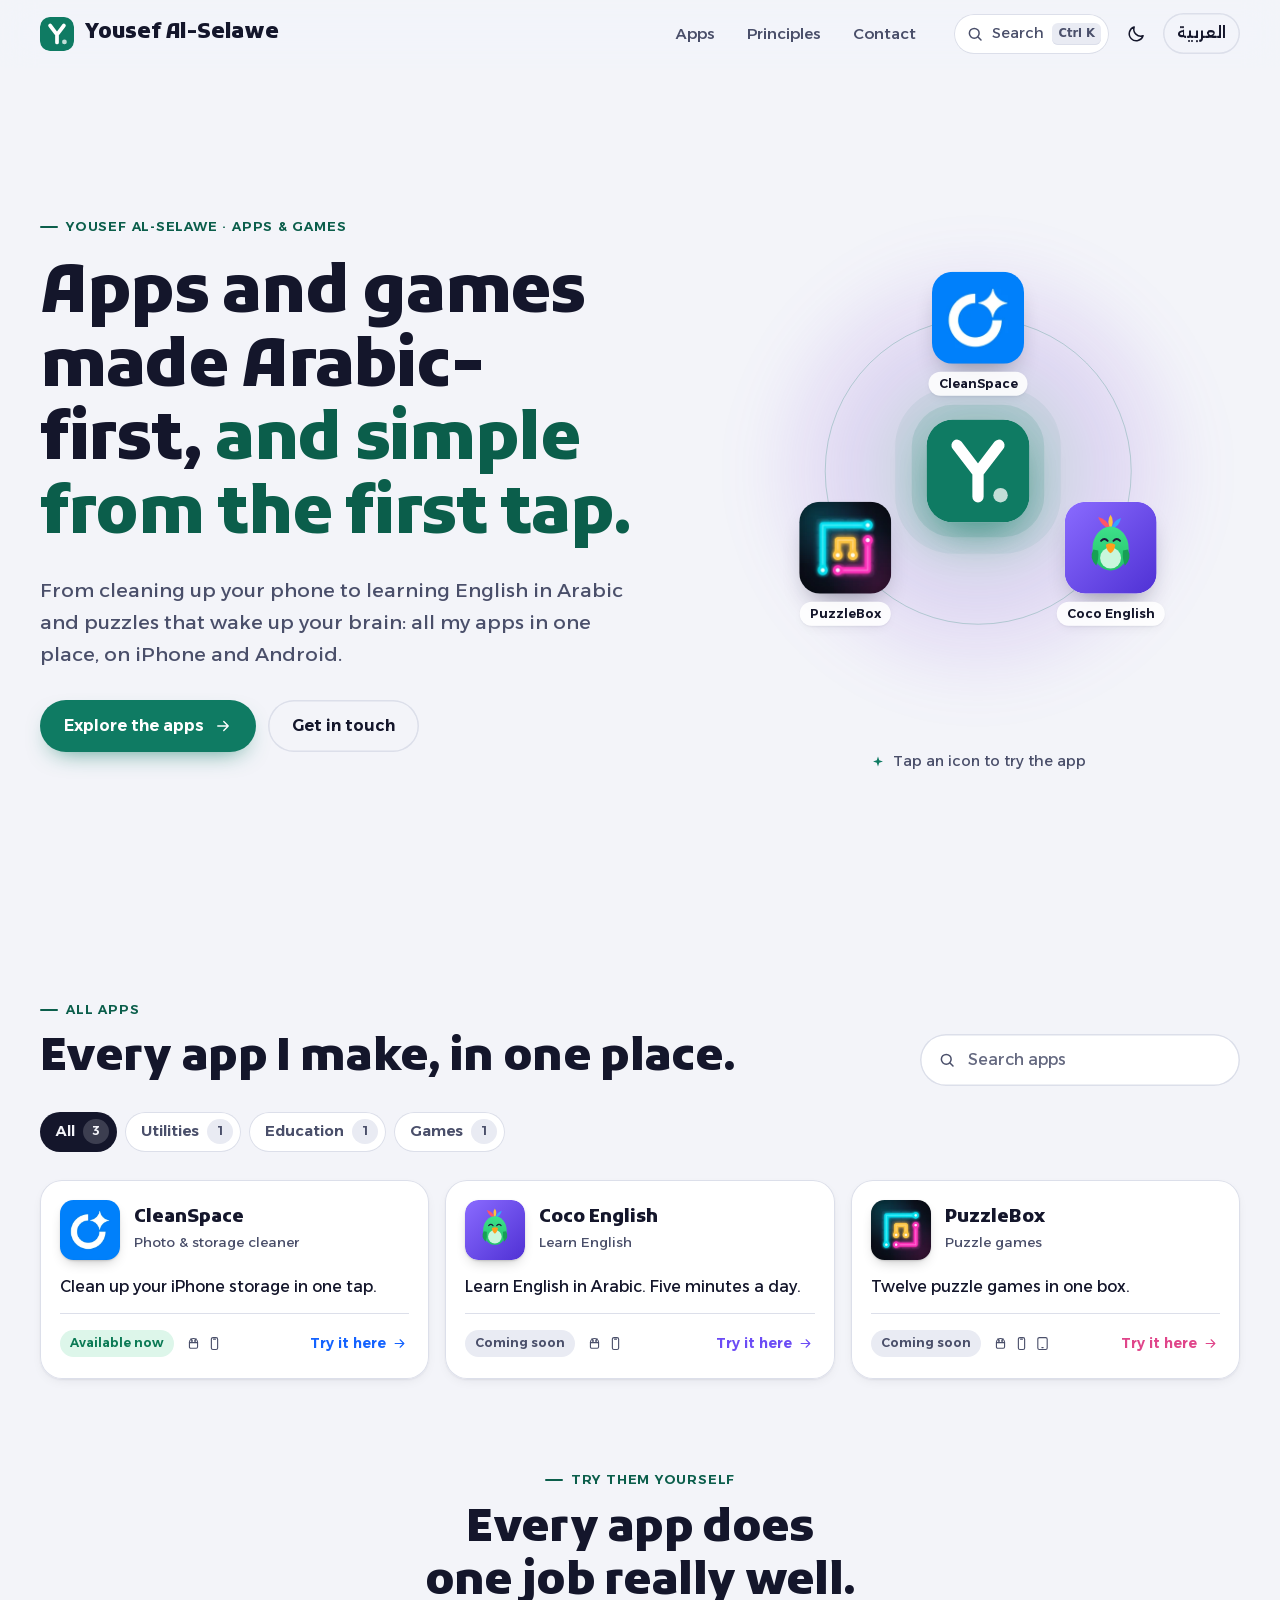
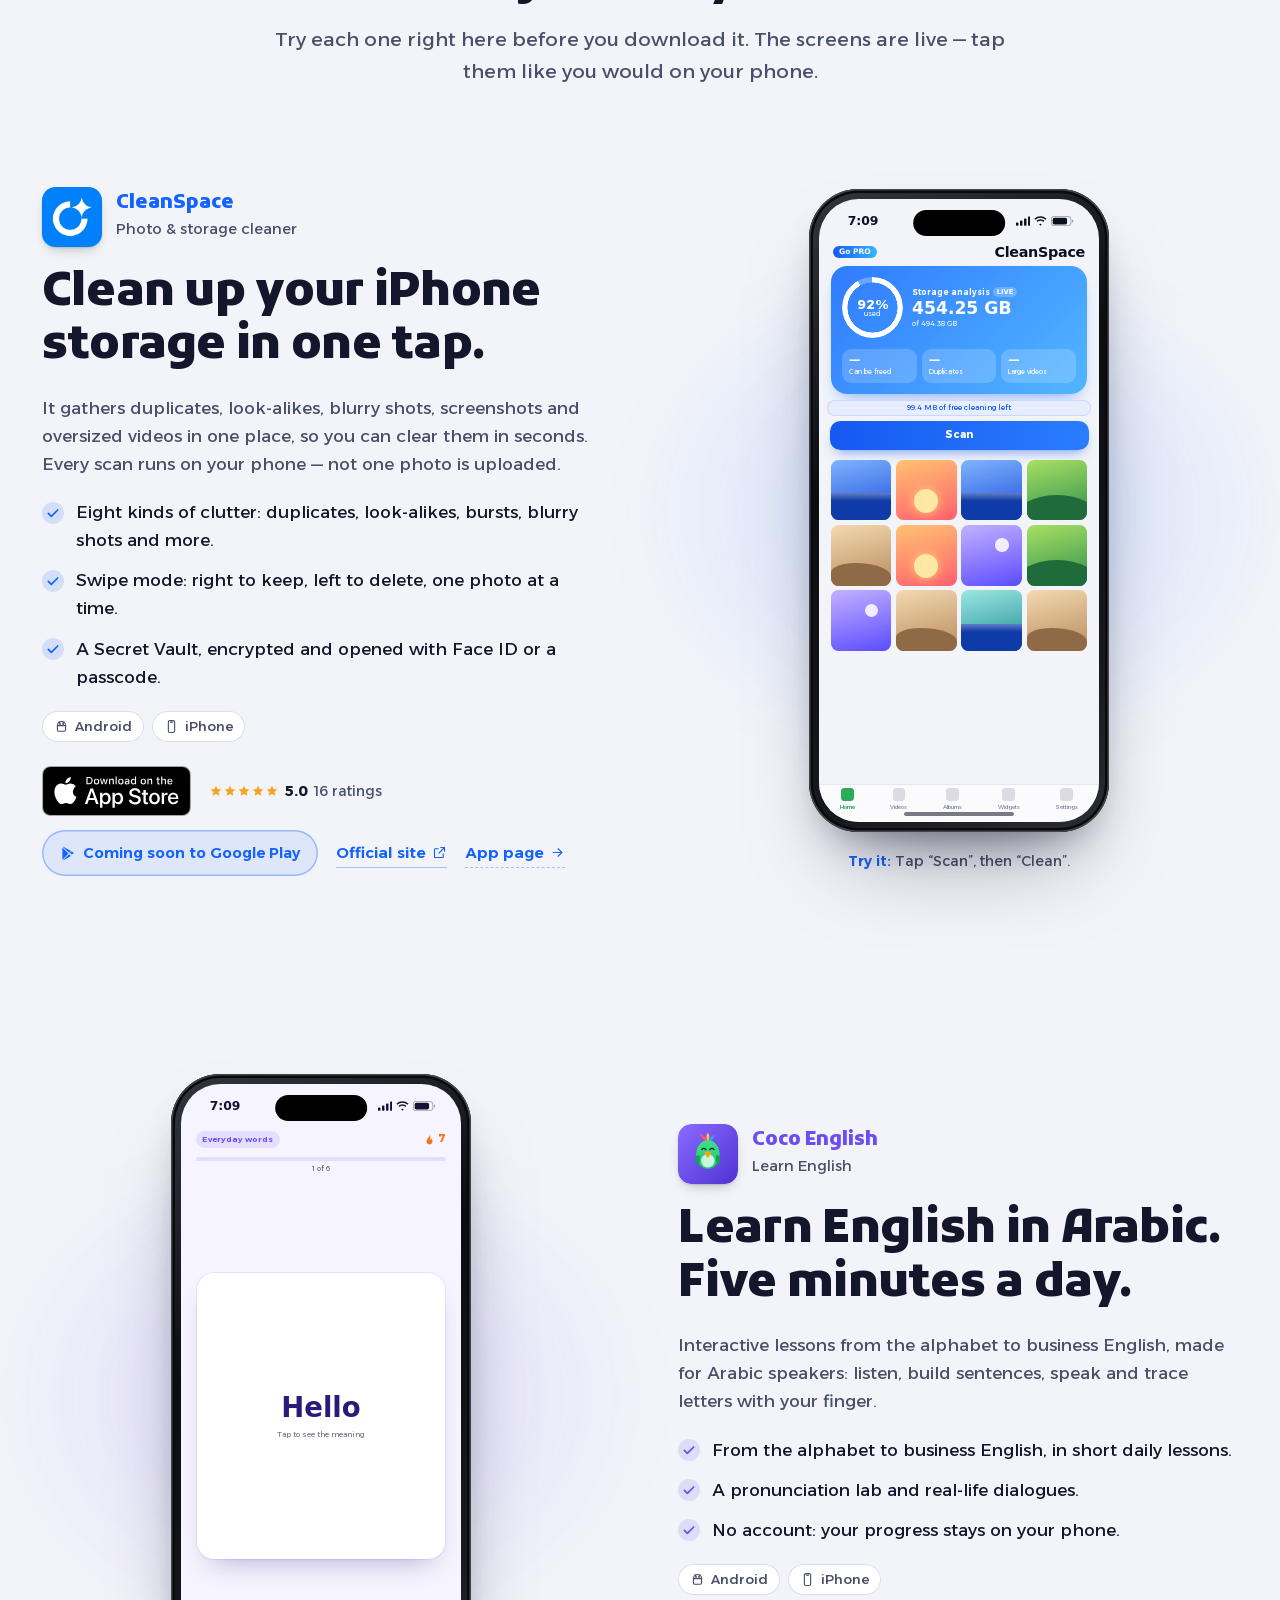
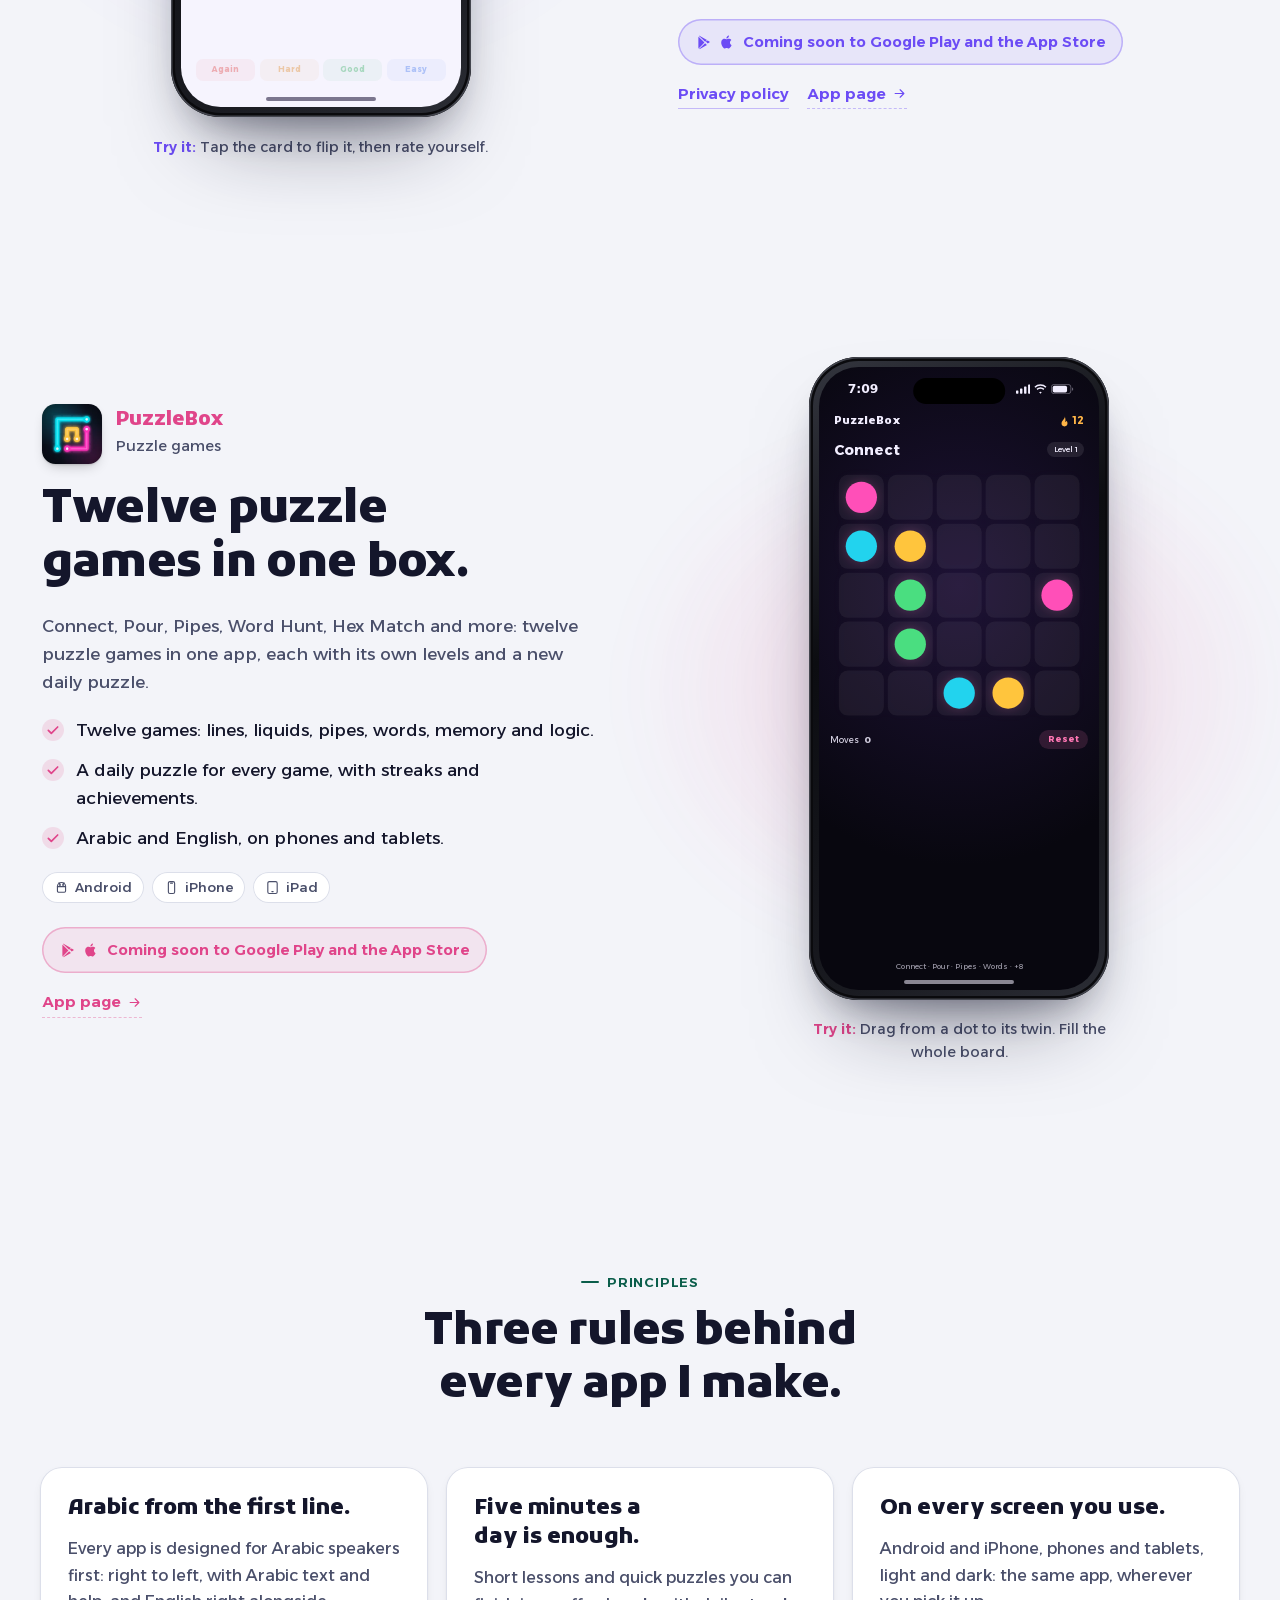
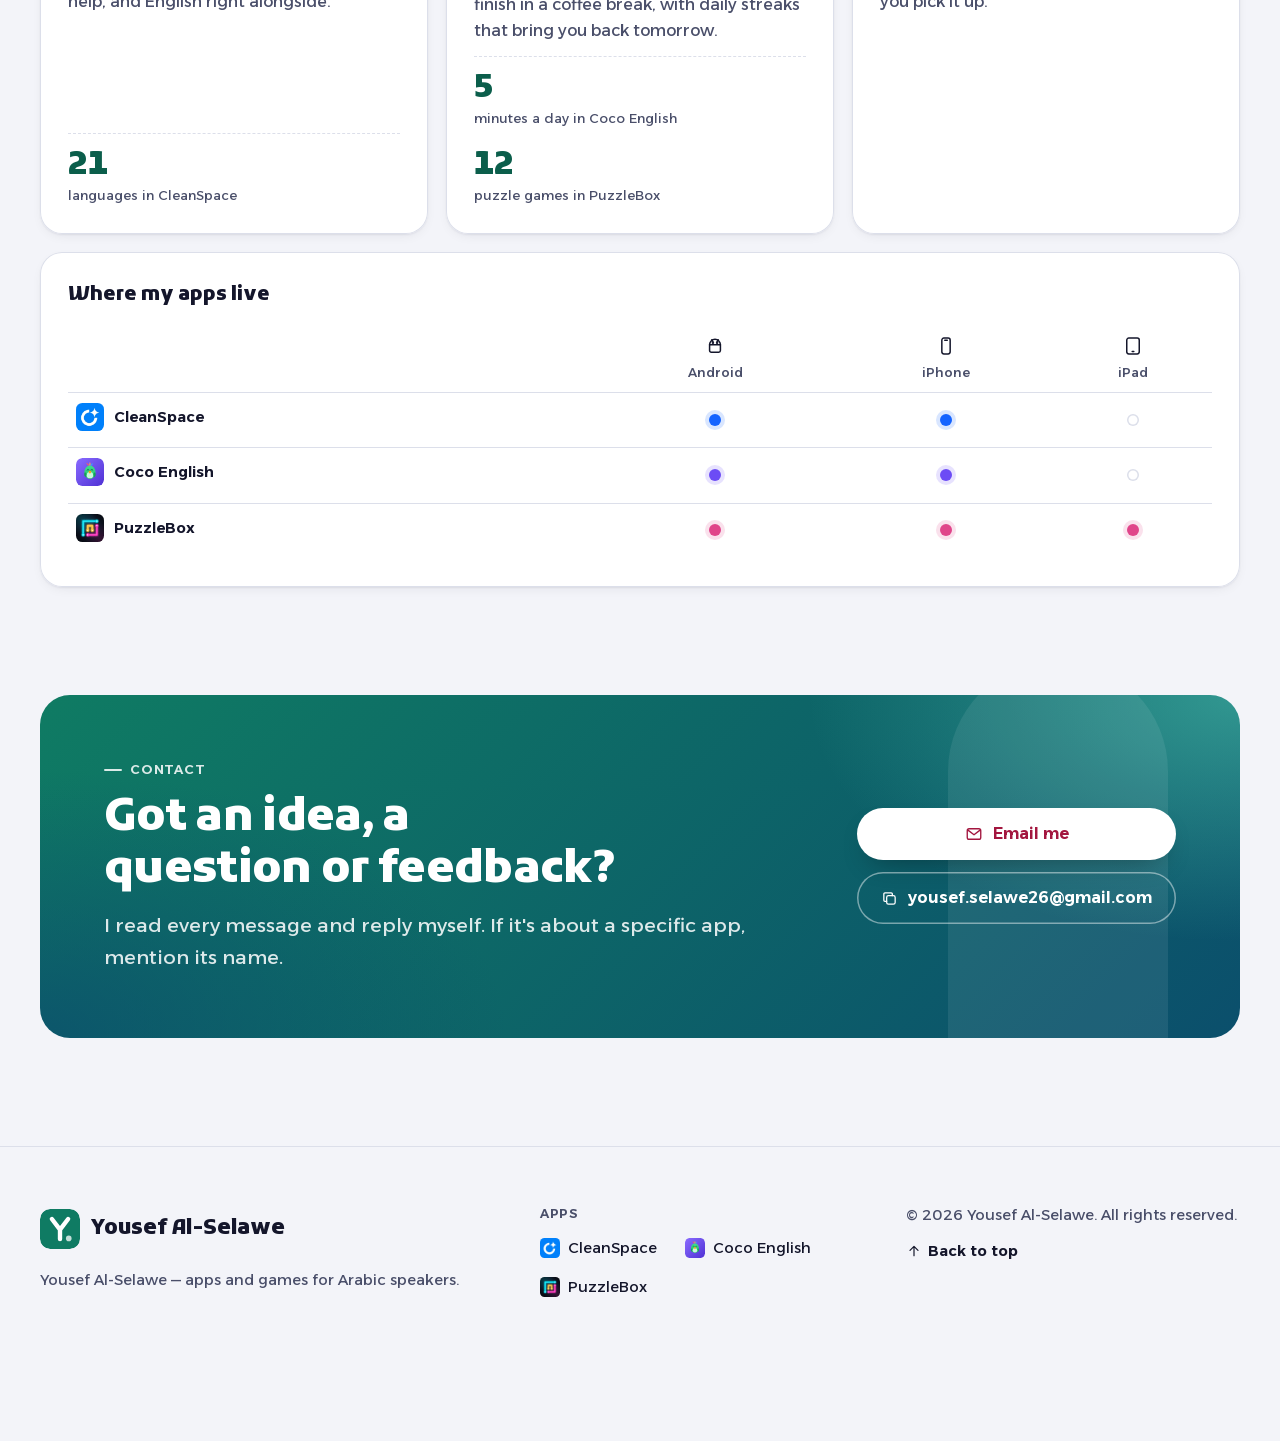
<file: index.html>
<!doctype html>
<html lang="ar">
<head>
<meta charset="utf-8">
<meta name="viewport" content="width=device-width, initial-scale=1">
<title>Yousef Al-Selawe · Yousef Al-Selawe</title>
<meta name="robots" content="noindex, follow">
<link rel="canonical" href="https://yousefselawe26.github.io/ar/">
<link rel="alternate" hreflang="ar" href="https://yousefselawe26.github.io/ar/"><link rel="alternate" hreflang="en" href="https://yousefselawe26.github.io/en/"><link rel="alternate" hreflang="x-default" href="https://yousefselawe26.github.io/ar/">
<link rel="icon" href="/favicon.svg" type="image/svg+xml">
<script>
(function () {
  var supported = ["ar","en"], pick = null;
  try { var saved = localStorage.getItem('sq-lang'); if (supported.indexOf(saved) > -1) pick = saved; } catch (e) {}
  if (!pick) {
    var prefs = navigator.languages || [navigator.language || ''];
    for (var i = 0; i < prefs.length && !pick; i++) {
      var code = String(prefs[i]).toLowerCase().split('-')[0];
      if (supported.indexOf(code) > -1) pick = code;
    }
  }
  location.replace('/' + (pick || 'ar') + '/' + location.hash);
})();
</script>
<style>body{margin:0;min-height:100vh;display:grid;place-items:center;background:#F3F4F9;color:#14162B;font:16px/1.5 system-ui,sans-serif}ul{list-style:none;padding:0;display:flex;gap:16px}a{color:#0F7B63}</style>
</head>
<body>
<noscript><ul><li><a href="/ar/" hreflang="ar" lang="ar">العربية</a></li><li><a href="/en/" hreflang="en" lang="en">English</a></li></ul></noscript>

</body>
</html>
</file>
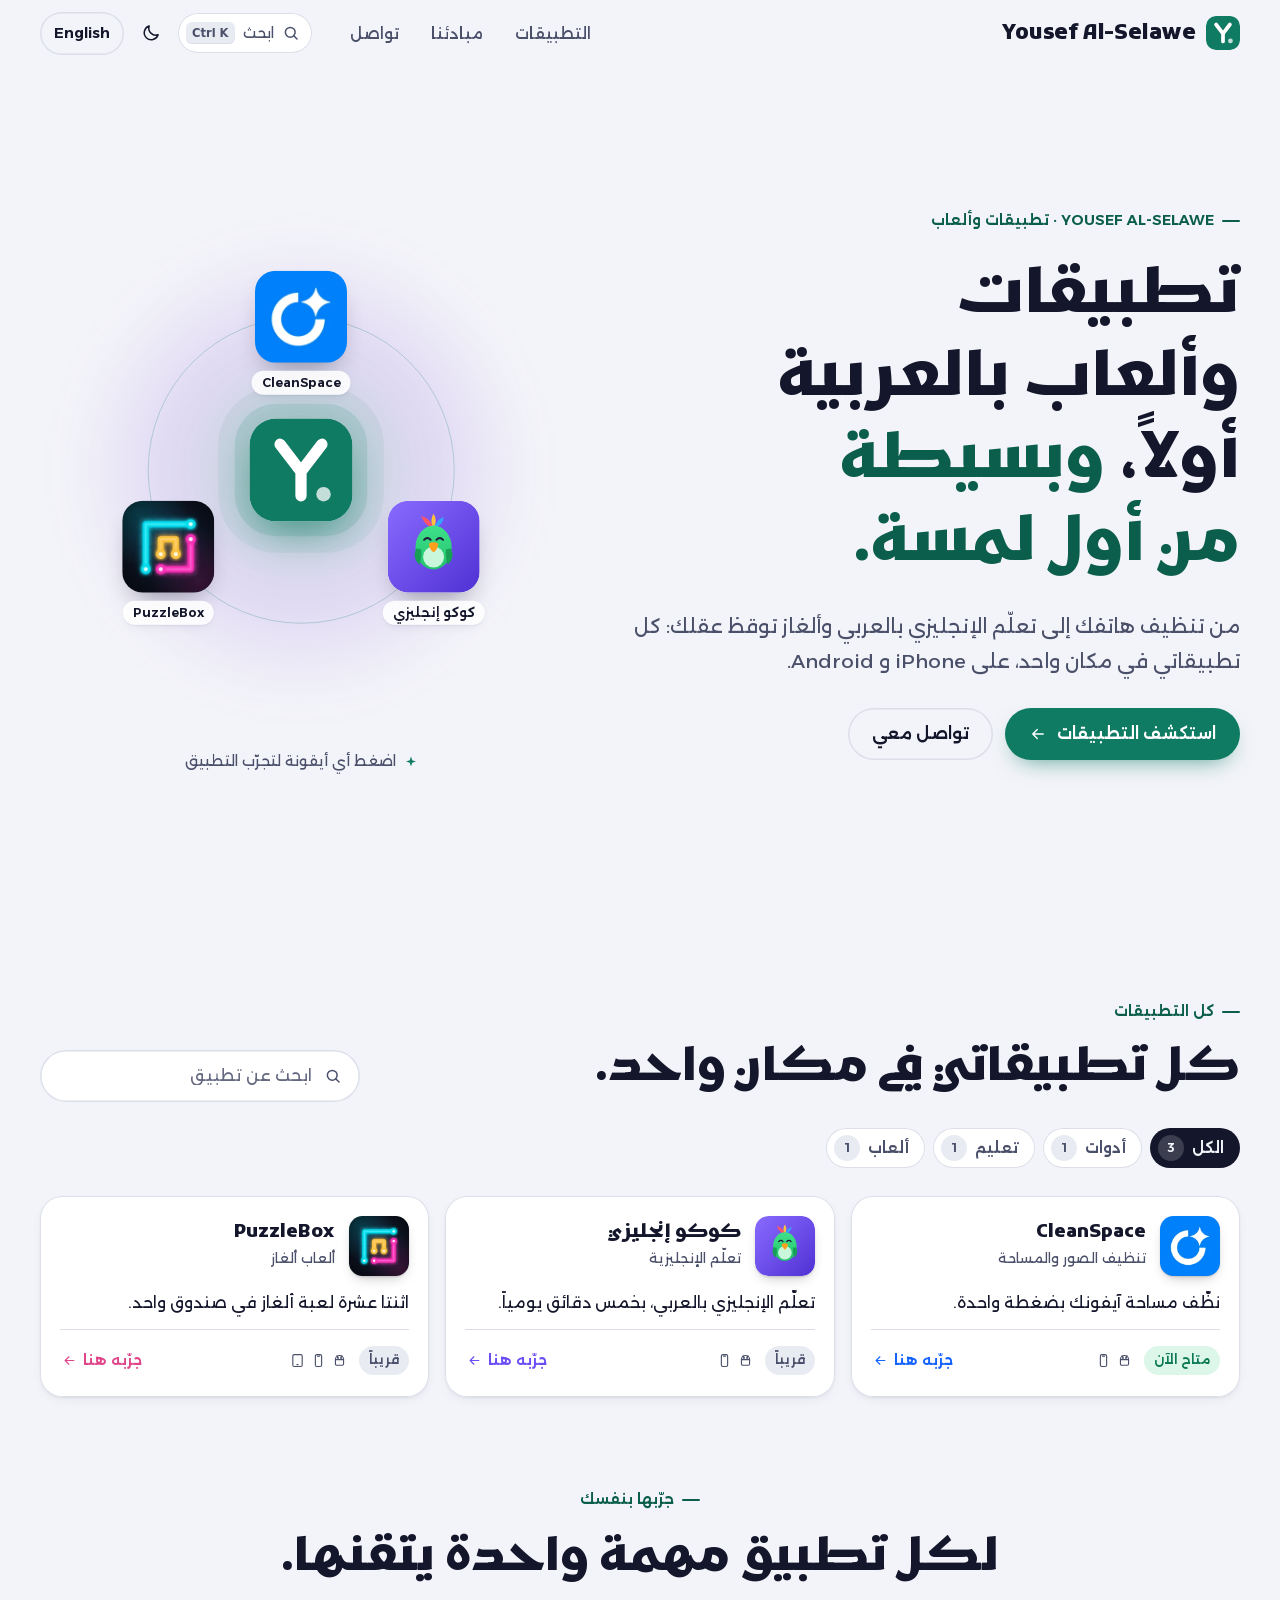
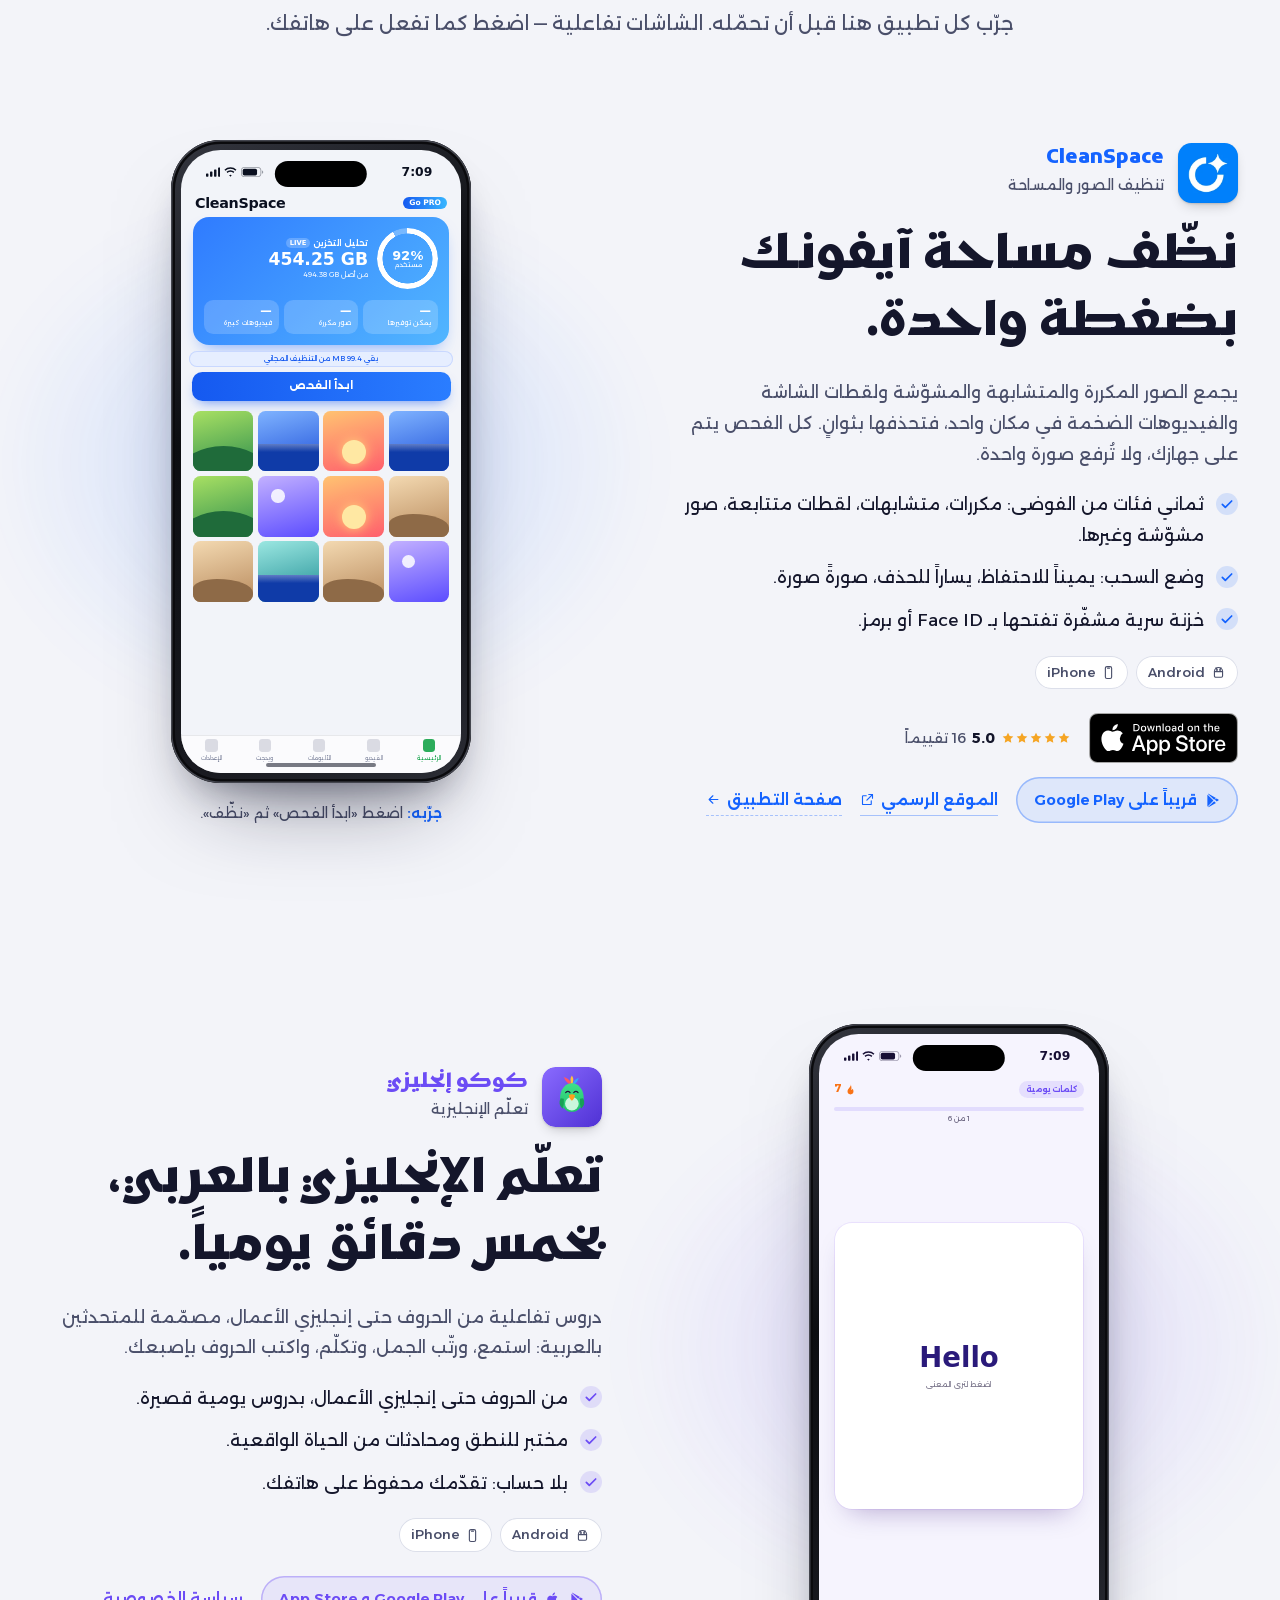
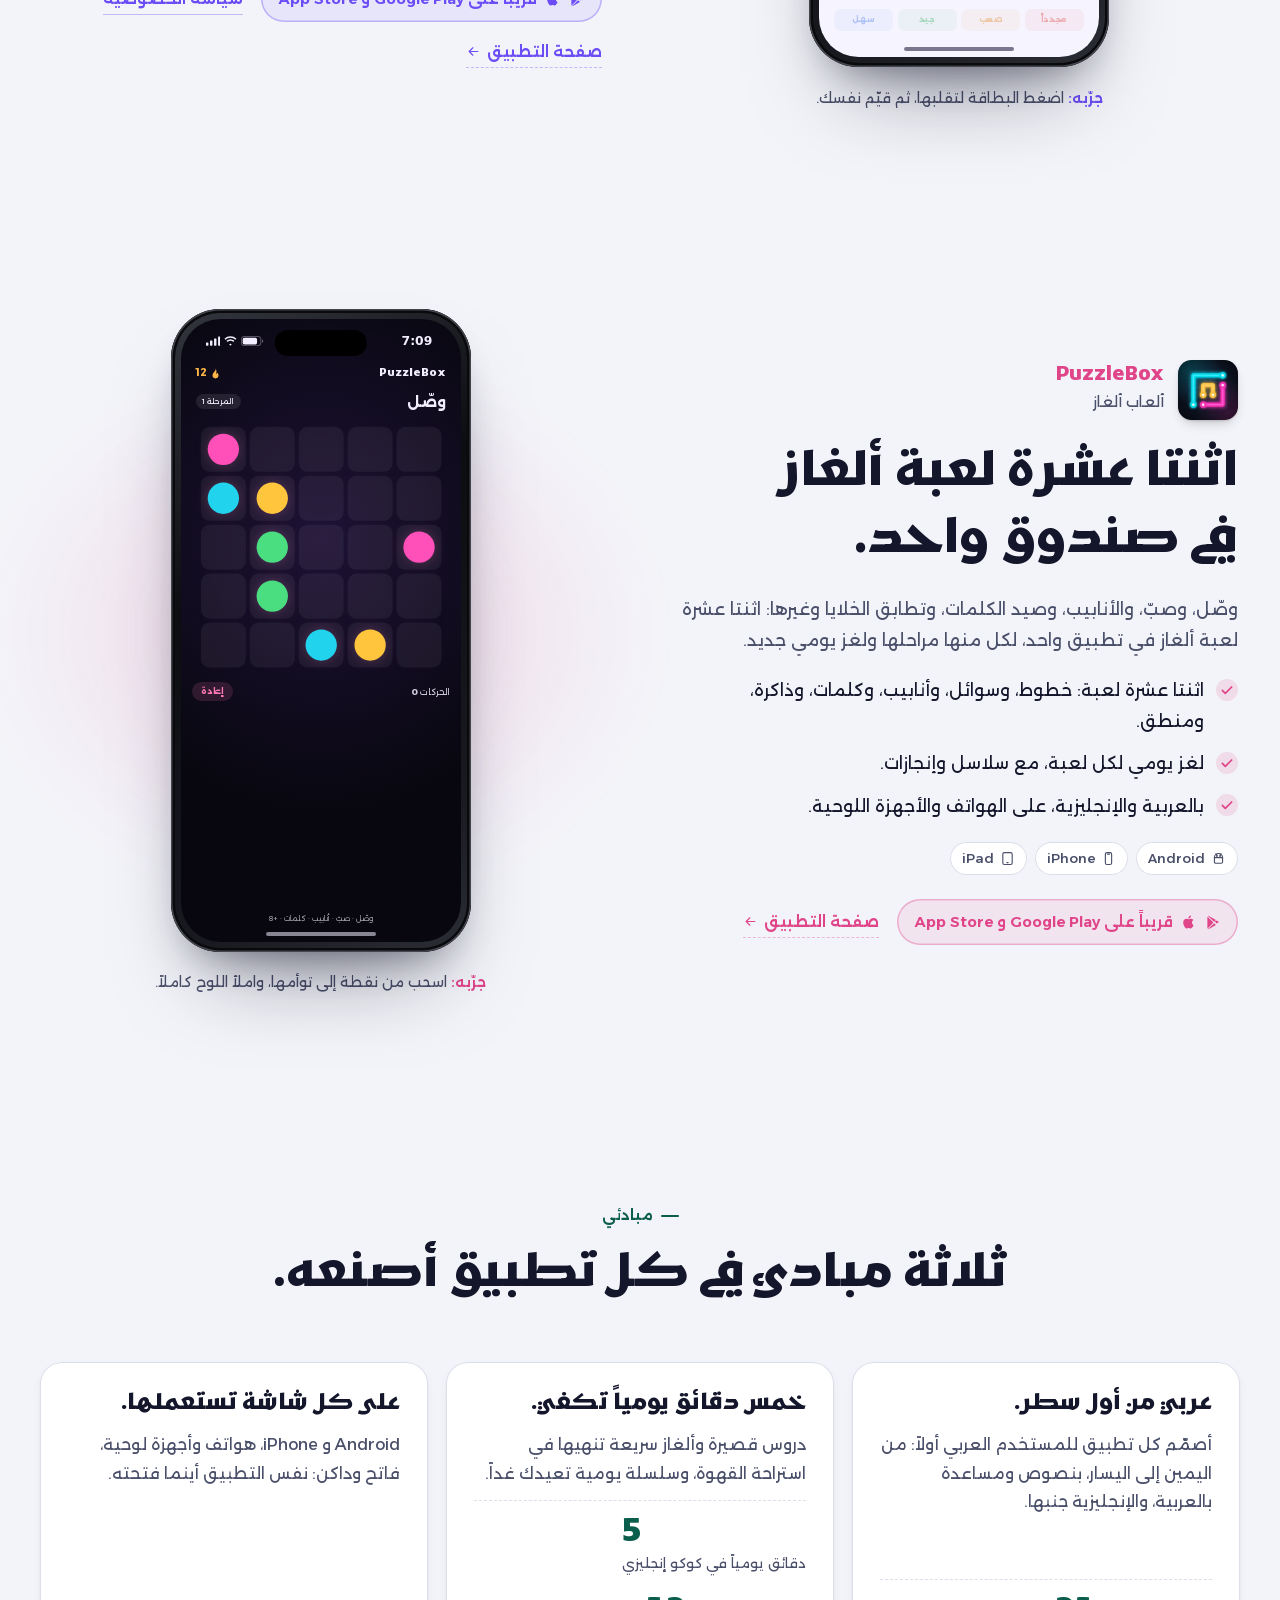
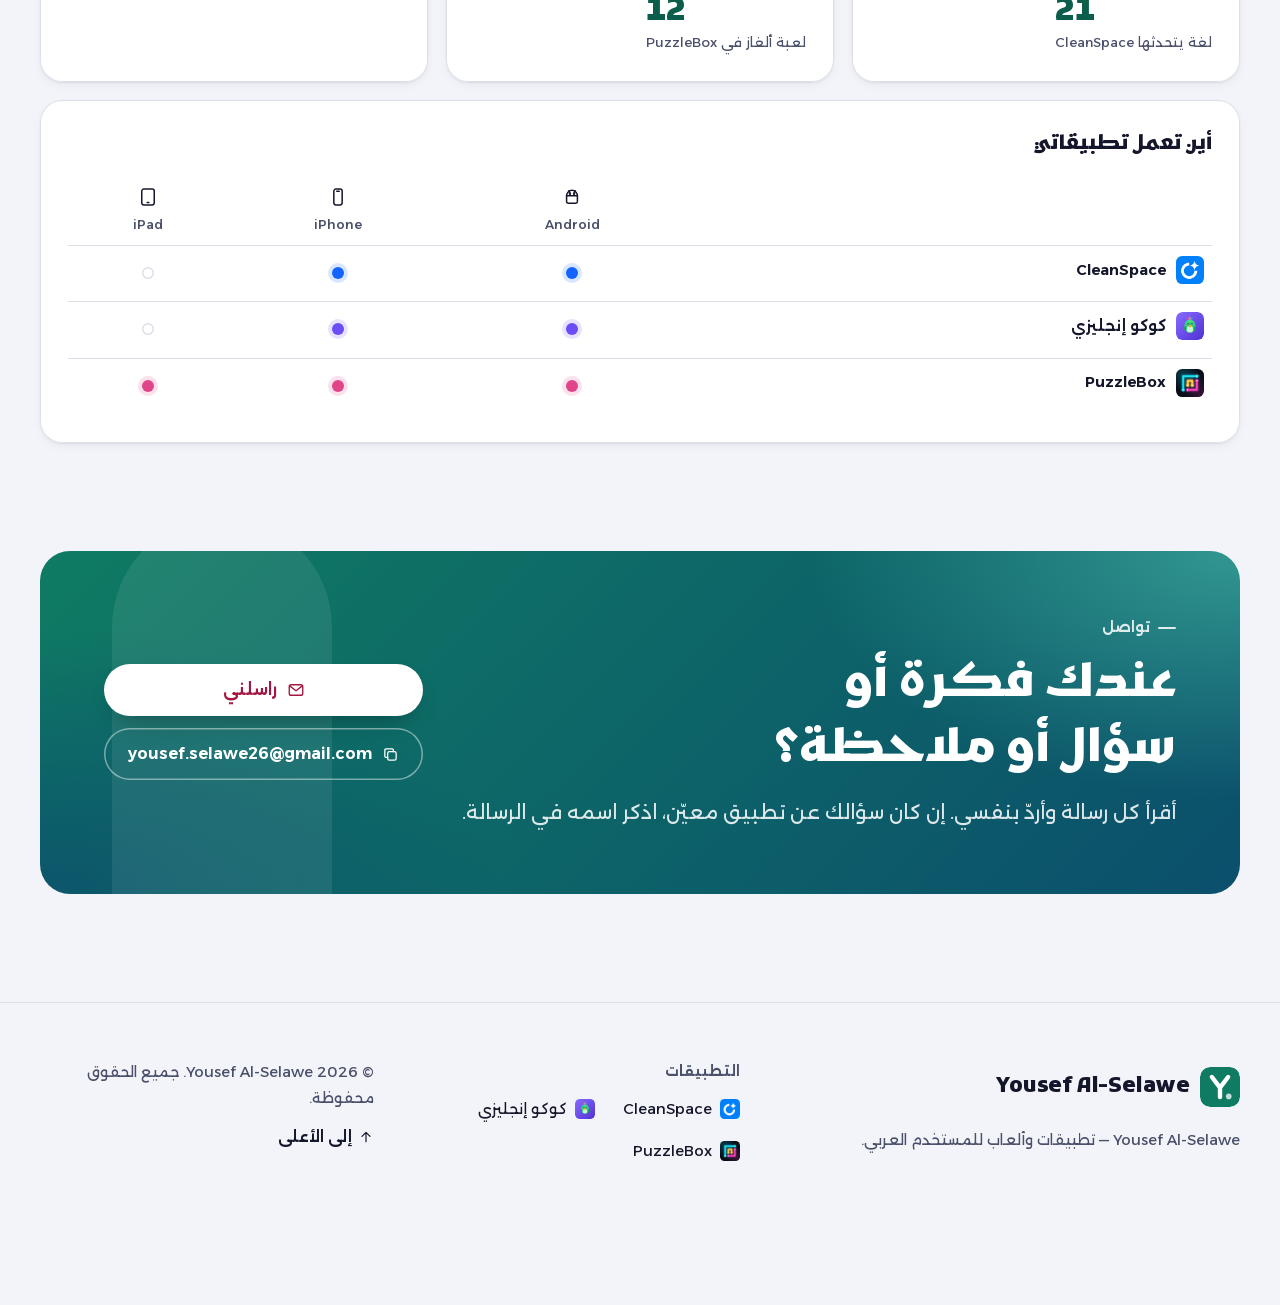
<file: ar/index.html>
<!doctype html>
<html lang="ar" dir="rtl">
<head>
<meta charset="utf-8">
<meta name="viewport" content="width=device-width, initial-scale=1, viewport-fit=cover">
<title>Yousef Al-Selawe — تطبيقات وألعاب عربية</title>
<meta name="description" content="تطبيقات وألعاب من Yousef Al-Selawe، مصمّمة للمستخدم العربي: نظّف هاتفك مع CleanSpace، وتعلّم الإنجليزي مع كوكو إنجليزي، ودرّب عقلك مع PuzzleBox.">
<link rel="canonical" href="https://yousefselawe26.github.io/ar/">
<link rel="alternate" hreflang="ar" href="https://yousefselawe26.github.io/ar/">
<link rel="alternate" hreflang="en" href="https://yousefselawe26.github.io/en/">
<link rel="alternate" hreflang="x-default" href="https://yousefselawe26.github.io/ar/">
<meta property="og:type" content="website">
<meta property="og:site_name" content="Yousef Al-Selawe">
<meta property="og:title" content="Yousef Al-Selawe — تطبيقات وألعاب عربية">
<meta property="og:description" content="تطبيقات وألعاب من Yousef Al-Selawe، مصمّمة للمستخدم العربي: نظّف هاتفك مع CleanSpace، وتعلّم الإنجليزي مع كوكو إنجليزي، ودرّب عقلك مع PuzzleBox.">
<meta property="og:url" content="https://yousefselawe26.github.io/ar/">
<meta property="og:image" content="https://yousefselawe26.github.io/og/ar.png">
<meta property="og:image:width" content="1200">
<meta property="og:image:height" content="630">
<meta property="og:image:alt" content="Yousef Al-Selawe — كل تطبيقاتي في مكان واحد">
<meta property="og:locale" content="ar_JO">
<meta property="og:locale:alternate" content="en_US">
<meta name="twitter:card" content="summary_large_image">
<meta name="theme-color" content="#F3F4F9" media="(prefers-color-scheme: light)">
<meta name="theme-color" content="#0B0D16" media="(prefers-color-scheme: dark)">
<link rel="icon" href="/favicon.svg" type="image/svg+xml">
<link rel="icon" href="/favicon-48.png" sizes="48x48" type="image/png">
<link rel="apple-touch-icon" href="/apple-touch-icon.png">
<link rel="manifest" href="/site.webmanifest">
<link rel="preload" href="/fonts/kufam-arabic.woff2" as="font" type="font/woff2" crossorigin>
<link rel="preload" href="/fonts/alexandria-arabic.woff2" as="font" type="font/woff2" crossorigin>
<link rel="stylesheet" href="/assets/site.css?v=bbc7349735">
<script>
(function () {
  var d = document.documentElement, t = null;
  try { t = localStorage.getItem('sq-theme'); } catch (e) {}
  if (t !== 'light' && t !== 'dark') t = window.matchMedia('(prefers-color-scheme: dark)').matches ? 'dark' : 'light';
  d.setAttribute('data-theme', t);
  d.classList.add('js');
  // If the script never runs, show everything rather than leave it waiting to fade in.
  setTimeout(function () { if (!window.__sqReady) d.classList.remove('js'); }, 2500);
  try { localStorage.setItem('sq-lang', 'ar'); } catch (e) {}
})();
</script>
<script type="module" src="/assets/main.js?v=f5901ba729"></script>
<script type="application/ld+json">{"@context":"https://schema.org","@type":"Organization","name":"Yousef Al-Selawe","alternateName":"Yousef Al-Selawe","url":"https://yousefselawe26.github.io","logo":"https://yousefselawe26.github.io/img/logo-512.png","email":"yousef.selawe26@gmail.com"}</script>
<script type="application/ld+json">{"@context":"https://schema.org","@type":"ItemList","name":"لكل تطبيق مهمة واحدة يتقنها.","itemListElement":[{"@type":"ListItem","position":1,"item":{"@type":"MobileApplication","name":"CleanSpace","description":"يجمع الصور المكررة والمتشابهة والمشوّشة ولقطات الشاشة والفيديوهات الضخمة في مكان واحد، فتحذفها بثوانٍ. كل الفحص يتم على جهازك، ولا تُرفع صورة واحدة.","applicationCategory":"UtilitiesApplication","operatingSystem":"Android, iPhone","image":"https://yousefselawe26.github.io/img/apps/cleanspace.webp","publisher":{"@type":"Organization","name":"Yousef Al-Selawe"},"url":"https://apps.apple.com/app/id6790139624","aggregateRating":{"@type":"AggregateRating","ratingValue":5,"ratingCount":16},"offers":{"@type":"Offer","price":0,"priceCurrency":"USD"}}},{"@type":"ListItem","position":2,"item":{"@type":"MobileApplication","name":"كوكو إنجليزي","description":"دروس تفاعلية من الحروف حتى إنجليزي الأعمال، مصمّمة للمتحدثين بالعربية: استمع، ورتّب الجمل، وتكلّم، واكتب الحروف بإصبعك.","applicationCategory":"EducationalApplication","operatingSystem":"Android, iPhone","image":"https://yousefselawe26.github.io/img/apps/cocoenglish.svg","publisher":{"@type":"Organization","name":"Yousef Al-Selawe"}}},{"@type":"ListItem","position":3,"item":{"@type":"MobileApplication","name":"PuzzleBox","description":"وصّل، وصبّ، والأنابيب، وصيد الكلمات، وتطابق الخلايا وغيرها: اثنتا عشرة لعبة ألغاز في تطبيق واحد، لكل منها مراحلها ولغز يومي جديد.","applicationCategory":"GameApplication","operatingSystem":"Android, iPhone, iPad","image":"https://yousefselawe26.github.io/img/apps/puzzlebox.webp","publisher":{"@type":"Organization","name":"Yousef Al-Selawe"}}}]}</script>
</head>
<body>
<a class="skip" href="#main">تخطَّ إلى المحتوى</a>
<header class="nav" data-nav>
  <div class="wrap nav-inner">
    <a class="brand" href="/ar/" aria-label="Yousef Al-Selawe — الرئيسية"><svg class="logo-mark" width="34" height="34" viewBox="0 0 64 64" aria-hidden="true" focusable="false"><rect width="64" height="64" rx="16" fill="var(--brand)"/><path d="M19 16l13 17 13-17M32 33v15" fill="none" stroke="var(--brand-on)" stroke-width="7" stroke-linecap="round" stroke-linejoin="round"/><circle cx="46" cy="47" r="4.5" fill="var(--brand-on)" opacity=".75"/></svg><span class="brand-word">Yousef Al-Selawe</span></a>
    <nav class="nav-links" aria-label="التطبيقات">
      <a href="/ar/#catalog">التطبيقات</a>
      <a href="/ar/#principles">مبادئنا</a>
      <a href="/ar/#contact">تواصل</a>
    </nav>
    <div class="nav-tools">
      <button class="search-btn" type="button" data-palette-open aria-label="بحث سريع" aria-keyshortcuts="Meta+K Control+K">
        <svg class="icon" width="18" height="18" viewBox="0 0 24 24" fill="none" stroke="currentColor" stroke-width="2" stroke-linecap="round" aria-hidden="true"><circle cx="11" cy="11" r="6.5"/><path d="M16 16l4 4"/></svg>
        <span class="search-btn-text">ابحث</span><kbd data-shortcut>⌘K</kbd>
      </button>
      <button class="icon-btn theme-toggle" type="button" data-theme-toggle data-label-light="الوضع الفاتح" data-label-dark="الوضع الداكن" aria-label="الوضع الداكن"><svg class="icon i-moon" width="20" height="20" viewBox="0 0 24 24" fill="none" stroke="currentColor" stroke-width="1.8" stroke-linecap="round" stroke-linejoin="round" aria-hidden="true" focusable="false"><path d="M20.5 14.2A8.5 8.5 0 0 1 9.8 3.5a8.5 8.5 0 1 0 10.7 10.7z"/></svg><svg class="icon i-sun" width="20" height="20" viewBox="0 0 24 24" fill="none" stroke="currentColor" stroke-width="1.8" stroke-linecap="round" stroke-linejoin="round" aria-hidden="true" focusable="false"><circle cx="12" cy="12" r="4.2"/><path d="M12 2.5v2.2M12 19.3v2.2M4.6 4.6l1.6 1.6M17.8 17.8l1.6 1.6M2.5 12h2.2M19.3 12h2.2M4.6 19.4l1.6-1.6M17.8 6.2l1.6-1.6"/></svg></button>
      <a class="lang-switch" href="/en/" hreflang="en" lang="en" data-lang="en">English</a>
    </div>
  </div>
</header>
<main id="main">
<section class="hero" id="top" aria-labelledby="hero-title">
  <div class="wrap hero-grid">
    <div class="hero-copy">
      <p class="eyebrow hero-eyebrow">Yousef Al-Selawe · تطبيقات وألعاب</p>
      <h1 class="display" id="hero-title">تطبيقات وألعاب بالعربية أولاً، <em>وبسيطة من أول لمسة.</em></h1>
      <p class="lead hero-lead">من تنظيف هاتفك إلى تعلّم الإنجليزي بالعربي وألغاز توقظ عقلك: كل تطبيقاتي في مكان واحد، على iPhone و Android.</p>
      <div class="hero-actions">
        <a class="btn btn-primary" href="#catalog">استكشف التطبيقات<svg class="icon icon-flip" width="18" height="18" viewBox="0 0 24 24" fill="none" stroke="currentColor" stroke-width="1.8" stroke-linecap="round" stroke-linejoin="round" aria-hidden="true" focusable="false"><path d="M5 12h14M13 6l6 6-6 6"/></svg></a>
        <a class="btn btn-quiet" href="#contact">تواصل معي</a>
      </div>
    </div>
    <div class="hero-stage" data-orbit-stage>
      <nav class="orbit" aria-label="تطبيقات Yousef Al-Selawe" data-rings="1" style="--rings:1">
        <div class="orbit-inner">
          <span class="orbit-glow" aria-hidden="true"></span>
          <span class="orbit-ring" style="--ring:1" aria-hidden="true"><i></i></span>
          <span class="orbit-core" aria-hidden="true"><svg class="orbit-logo" width="96" height="96" viewBox="0 0 64 64" aria-hidden="true" focusable="false"><rect width="64" height="64" rx="16" fill="var(--brand)"/><path d="M19 16l13 17 13-17M32 33v15" fill="none" stroke="var(--brand-on)" stroke-width="7" stroke-linecap="round" stroke-linejoin="round"/><circle cx="46" cy="47" r="4.5" fill="var(--brand-on)" opacity=".75"/></svg></span>
          <ul class="orbit-apps">
            <li style="--ring:1;--a:-90.00deg;--i:0"><a class="orbit-app" href="#app-cleanspace" data-launch="cleanspace"><img class="app-icon" src="/img/apps/cleanspace.webp" alt="" width="96" height="96" fetchpriority="high"><span class="orbit-label" dir="auto">CleanSpace</span></a></li>
            <li style="--ring:1;--a:30.00deg;--i:1"><a class="orbit-app" href="#app-cocoenglish" data-launch="cocoenglish"><img class="app-icon" src="/img/apps/cocoenglish.svg" alt="" width="96" height="96" fetchpriority="high"><span class="orbit-label" dir="auto">كوكو إنجليزي</span></a></li>
            <li style="--ring:1;--a:150.00deg;--i:2"><a class="orbit-app" href="#app-puzzlebox" data-launch="puzzlebox"><img class="app-icon" src="/img/apps/puzzlebox.webp" alt="" width="96" height="96" fetchpriority="high"><span class="orbit-label" dir="auto">PuzzleBox</span></a></li>
          </ul>
        </div>
      </nav>
      <p class="hero-hint"><svg class="icon" width="14" height="14" viewBox="0 0 24 24" aria-hidden="true" focusable="false"><path fill="currentColor" d="M12 2.5l2.1 6.4 6.4 2.1-6.4 2.1L12 19.5l-2.1-6.4L3.5 11l6.4-2.1z"/></svg>اضغط أي أيقونة لتجرّب التطبيق</p>
    </div>
  </div>
</section>
<section class="catalog" id="catalog" aria-labelledby="catalog-title">
  <div class="wrap">
    <div class="catalog-head reveal">
      <div class="catalog-title">
        <p class="eyebrow">كل التطبيقات</p>
        <h2 class="h2" id="catalog-title">كل تطبيقاتي في مكان واحد.</h2>
      </div>
      <label class="search">
        <svg class="icon" width="18" height="18" viewBox="0 0 24 24" fill="none" stroke="currentColor" stroke-width="2" stroke-linecap="round" aria-hidden="true"><circle cx="11" cy="11" r="6.5"/><path d="M16 16l4 4"/></svg>
        <span class="sr-only">ابحث عن تطبيق</span>
        <input type="search" placeholder="ابحث عن تطبيق" autocomplete="off" data-catalog-search>
      </label>
    </div>
    <div class="filters reveal" role="group" aria-label="الفئات">
      <button type="button" class="filter" data-filter="all" aria-pressed="true">الكل<span dir="ltr">3</span></button>
      <button type="button" class="filter" data-filter="utilities" aria-pressed="false">أدوات<span dir="ltr">1</span></button>
      <button type="button" class="filter" data-filter="education" aria-pressed="false">تعليم<span dir="ltr">1</span></button>
      <button type="button" class="filter" data-filter="games" aria-pressed="false">ألعاب<span dir="ltr">1</span></button>
    </div>
    <ul class="catalog-grid" data-catalog>
      <li class="app-card" id="card-cleanspace" data-group="utilities" data-search="cleanspace cleanspace تنظيف الصور والمساحة أدوات" style="--c:#1463FF;--c-dark:#3B82FF">
        <img class="app-icon" src="/img/apps/cleanspace.webp" alt="" width="64" height="64" loading="lazy">
        <span class="app-card-body">
          <a class="app-card-name" href="/ar/apps/cleanspace/">CleanSpace</a>
          <span class="app-card-cat">تنظيف الصور والمساحة</span>
        </span>
        <span class="app-card-line">نظّف مساحة آيفونك بضغطة واحدة.</span>
        <span class="app-card-foot">
          <span class="status is-live">متاح الآن</span>
          <span class="app-card-platforms" aria-hidden="true"><svg class="icon" width="15" height="15" viewBox="0 0 24 24" fill="none" stroke="currentColor" stroke-width="1.8" stroke-linecap="round" stroke-linejoin="round" aria-hidden="true" focusable="false"><path d="M5.5 10.5h13v7a2 2 0 0 1-2 2h-9a2 2 0 0 1-2-2z"/><path d="M5.5 10.5a6.5 6.5 0 0 1 13 0M8 4.5l1.5 2.2M16 4.5l-1.5 2.2"/><circle cx="9.5" cy="8" r=".6" fill="currentColor"/><circle cx="14.5" cy="8" r=".6" fill="currentColor"/></svg><svg class="icon" width="15" height="15" viewBox="0 0 24 24" fill="none" stroke="currentColor" stroke-width="1.8" stroke-linecap="round" stroke-linejoin="round" aria-hidden="true" focusable="false"><rect x="7" y="2.5" width="10" height="19" rx="2.5"/><path d="M10.5 5h3"/></svg></span>
          <a class="app-card-try" href="#app-cleanspace" data-launch="cleanspace">جرّبه هنا<svg class="icon icon-flip" width="15" height="15" viewBox="0 0 24 24" fill="none" stroke="currentColor" stroke-width="1.8" stroke-linecap="round" stroke-linejoin="round" aria-hidden="true" focusable="false"><path d="M5 12h14M13 6l6 6-6 6"/></svg></a>
        </span>
      </li>
      <li class="app-card" id="card-cocoenglish" data-group="education" data-search="coco english كوكو إنجليزي تعلّم الإنجليزية تعليم" style="--c:#6C4CF5;--c-dark:#A08CFF">
        <img class="app-icon" src="/img/apps/cocoenglish.svg" alt="" width="64" height="64" loading="lazy">
        <span class="app-card-body">
          <a class="app-card-name" href="/ar/apps/cocoenglish/">كوكو إنجليزي</a>
          <span class="app-card-cat">تعلّم الإنجليزية</span>
        </span>
        <span class="app-card-line">تعلّم الإنجليزي بالعربي، بخمس دقائق يومياً.</span>
        <span class="app-card-foot">
          <span class="status">قريباً</span>
          <span class="app-card-platforms" aria-hidden="true"><svg class="icon" width="15" height="15" viewBox="0 0 24 24" fill="none" stroke="currentColor" stroke-width="1.8" stroke-linecap="round" stroke-linejoin="round" aria-hidden="true" focusable="false"><path d="M5.5 10.5h13v7a2 2 0 0 1-2 2h-9a2 2 0 0 1-2-2z"/><path d="M5.5 10.5a6.5 6.5 0 0 1 13 0M8 4.5l1.5 2.2M16 4.5l-1.5 2.2"/><circle cx="9.5" cy="8" r=".6" fill="currentColor"/><circle cx="14.5" cy="8" r=".6" fill="currentColor"/></svg><svg class="icon" width="15" height="15" viewBox="0 0 24 24" fill="none" stroke="currentColor" stroke-width="1.8" stroke-linecap="round" stroke-linejoin="round" aria-hidden="true" focusable="false"><rect x="7" y="2.5" width="10" height="19" rx="2.5"/><path d="M10.5 5h3"/></svg></span>
          <a class="app-card-try" href="#app-cocoenglish" data-launch="cocoenglish">جرّبه هنا<svg class="icon icon-flip" width="15" height="15" viewBox="0 0 24 24" fill="none" stroke="currentColor" stroke-width="1.8" stroke-linecap="round" stroke-linejoin="round" aria-hidden="true" focusable="false"><path d="M5 12h14M13 6l6 6-6 6"/></svg></a>
        </span>
      </li>
      <li class="app-card" id="card-puzzlebox" data-group="games" data-search="puzzlebox puzzlebox ألعاب ألغاز ألعاب" style="--c:#E0458A;--c-dark:#FF77B4">
        <img class="app-icon" src="/img/apps/puzzlebox.webp" alt="" width="64" height="64" loading="lazy">
        <span class="app-card-body">
          <a class="app-card-name" href="/ar/apps/puzzlebox/">PuzzleBox</a>
          <span class="app-card-cat">ألعاب ألغاز</span>
        </span>
        <span class="app-card-line">اثنتا عشرة لعبة ألغاز في صندوق واحد.</span>
        <span class="app-card-foot">
          <span class="status">قريباً</span>
          <span class="app-card-platforms" aria-hidden="true"><svg class="icon" width="15" height="15" viewBox="0 0 24 24" fill="none" stroke="currentColor" stroke-width="1.8" stroke-linecap="round" stroke-linejoin="round" aria-hidden="true" focusable="false"><path d="M5.5 10.5h13v7a2 2 0 0 1-2 2h-9a2 2 0 0 1-2-2z"/><path d="M5.5 10.5a6.5 6.5 0 0 1 13 0M8 4.5l1.5 2.2M16 4.5l-1.5 2.2"/><circle cx="9.5" cy="8" r=".6" fill="currentColor"/><circle cx="14.5" cy="8" r=".6" fill="currentColor"/></svg><svg class="icon" width="15" height="15" viewBox="0 0 24 24" fill="none" stroke="currentColor" stroke-width="1.8" stroke-linecap="round" stroke-linejoin="round" aria-hidden="true" focusable="false"><rect x="7" y="2.5" width="10" height="19" rx="2.5"/><path d="M10.5 5h3"/></svg><svg class="icon" width="15" height="15" viewBox="0 0 24 24" fill="none" stroke="currentColor" stroke-width="1.8" stroke-linecap="round" stroke-linejoin="round" aria-hidden="true" focusable="false"><rect x="4.5" y="2.5" width="15" height="19" rx="2.5"/><path d="M11 18.5h2"/></svg></span>
          <a class="app-card-try" href="#app-puzzlebox" data-launch="puzzlebox">جرّبه هنا<svg class="icon icon-flip" width="15" height="15" viewBox="0 0 24 24" fill="none" stroke="currentColor" stroke-width="1.8" stroke-linecap="round" stroke-linejoin="round" aria-hidden="true" focusable="false"><path d="M5 12h14M13 6l6 6-6 6"/></svg></a>
        </span>
      </li>
    </ul>
    <p class="catalog-empty" data-catalog-empty hidden>لا يوجد تطبيق بهذا الاسم بعد.</p>
  </div>
</section>
<section class="apps" id="apps" aria-labelledby="apps-title">
  <div class="wrap section-head reveal">
    <p class="eyebrow">جرّبها بنفسك</p>
    <h2 class="h2" id="apps-title">لكل تطبيق مهمة واحدة يتقنها.</h2>
    <p class="lead">جرّب كل تطبيق هنا قبل أن تحمّله. الشاشات تفاعلية — اضغط كما تفعل على هاتفك.</p>
  </div>
  <article class="app" id="app-cleanspace" data-app="cleanspace" style="--c:#1463FF;--c-dark:#3B82FF" aria-labelledby="cleanspace-title">
  <div class="wrap app-grid">
    <div class="app-copy">
      <div class="app-id reveal">
        <img class="app-icon" src="/img/apps/cleanspace.webp" alt="" width="60" height="60" loading="lazy">
        <div>
          <p class="app-name">CleanSpace</p>
          <p class="app-cat">تنظيف الصور والمساحة</p>
        </div>
      </div>
      <h3 class="app-headline reveal" id="cleanspace-title" tabindex="-1"><span class="sr-only">CleanSpace: </span>نظّف مساحة آيفونك بضغطة واحدة.</h3>
      <p class="app-desc reveal">يجمع الصور المكررة والمتشابهة والمشوّشة ولقطات الشاشة والفيديوهات الضخمة في مكان واحد، فتحذفها بثوانٍ. كل الفحص يتم على جهازك، ولا تُرفع صورة واحدة.</p>
      <ul class="app-features reveal">
        <li><svg class="icon" width="16" height="16" viewBox="0 0 24 24" fill="none" stroke="currentColor" stroke-width="1.8" stroke-linecap="round" stroke-linejoin="round" aria-hidden="true" focusable="false"><path d="M5 12.5l4.5 4.5L19 7.5"/></svg><span>ثماني فئات من الفوضى: مكررات، متشابهات، لقطات متتابعة، صور مشوّشة وغيرها.</span></li>
        <li><svg class="icon" width="16" height="16" viewBox="0 0 24 24" fill="none" stroke="currentColor" stroke-width="1.8" stroke-linecap="round" stroke-linejoin="round" aria-hidden="true" focusable="false"><path d="M5 12.5l4.5 4.5L19 7.5"/></svg><span>وضع السحب: يميناً للاحتفاظ، يساراً للحذف، صورةً صورة.</span></li>
        <li><svg class="icon" width="16" height="16" viewBox="0 0 24 24" fill="none" stroke="currentColor" stroke-width="1.8" stroke-linecap="round" stroke-linejoin="round" aria-hidden="true" focusable="false"><path d="M5 12.5l4.5 4.5L19 7.5"/></svg><span>خزنة سرية مشفّرة تفتحها بـ Face ID أو برمز.</span></li>
      </ul>
      <ul class="chips reveal" aria-label="يعمل على">
        <li><svg class="icon" width="15" height="15" viewBox="0 0 24 24" fill="none" stroke="currentColor" stroke-width="1.8" stroke-linecap="round" stroke-linejoin="round" aria-hidden="true" focusable="false"><path d="M5.5 10.5h13v7a2 2 0 0 1-2 2h-9a2 2 0 0 1-2-2z"/><path d="M5.5 10.5a6.5 6.5 0 0 1 13 0M8 4.5l1.5 2.2M16 4.5l-1.5 2.2"/><circle cx="9.5" cy="8" r=".6" fill="currentColor"/><circle cx="14.5" cy="8" r=".6" fill="currentColor"/></svg>Android</li><li><svg class="icon" width="15" height="15" viewBox="0 0 24 24" fill="none" stroke="currentColor" stroke-width="1.8" stroke-linecap="round" stroke-linejoin="round" aria-hidden="true" focusable="false"><rect x="7" y="2.5" width="10" height="19" rx="2.5"/><path d="M10.5 5h3"/></svg>iPhone</li>
      </ul>
      <div class="app-actions reveal"><a class="store-badge" href="https://apps.apple.com/app/id6790139624" target="_blank" rel="noopener" aria-label="App Store — CleanSpace">
          <img class="badge-light" src="/img/badges/appstore-ar.svg" alt="" width="150" height="50">
          <img class="badge-dark" src="/img/badges/appstore-ar-white.svg" alt="" width="150" height="50">
        </a>
        <span class="rating" role="img" aria-label="التقييم 5.0 من 5 من 16 تقييماً"><span class="stars"><svg class="icon" width="14" height="14" viewBox="0 0 24 24" aria-hidden="true" focusable="false"><path fill="currentColor" d="M12 2.8l2.8 5.9 6.4.8-4.7 4.4 1.2 6.4L12 17.2l-5.7 3.1 1.2-6.4-4.7-4.4 6.4-.8z"/></svg><svg class="icon" width="14" height="14" viewBox="0 0 24 24" aria-hidden="true" focusable="false"><path fill="currentColor" d="M12 2.8l2.8 5.9 6.4.8-4.7 4.4 1.2 6.4L12 17.2l-5.7 3.1 1.2-6.4-4.7-4.4 6.4-.8z"/></svg><svg class="icon" width="14" height="14" viewBox="0 0 24 24" aria-hidden="true" focusable="false"><path fill="currentColor" d="M12 2.8l2.8 5.9 6.4.8-4.7 4.4 1.2 6.4L12 17.2l-5.7 3.1 1.2-6.4-4.7-4.4 6.4-.8z"/></svg><svg class="icon" width="14" height="14" viewBox="0 0 24 24" aria-hidden="true" focusable="false"><path fill="currentColor" d="M12 2.8l2.8 5.9 6.4.8-4.7 4.4 1.2 6.4L12 17.2l-5.7 3.1 1.2-6.4-4.7-4.4 6.4-.8z"/></svg><svg class="icon" width="14" height="14" viewBox="0 0 24 24" aria-hidden="true" focusable="false"><path fill="currentColor" d="M12 2.8l2.8 5.9 6.4.8-4.7 4.4 1.2 6.4L12 17.2l-5.7 3.1 1.2-6.4-4.7-4.4 6.4-.8z"/></svg></span><b dir="ltr">5.0</b><span>16 تقييماً</span></span>
        <span class="soon"><svg class="icon" width="15" height="15" viewBox="0 0 24 24" aria-hidden="true" focusable="false"><path fill="currentColor" d="M4.2 2.6c-.3.3-.4.7-.4 1.2v16.4c0 .5.1.9.4 1.2l9.3-9.4zM14.6 13.1l2.9 2.9-11.3 6.4c-.5.3-1 .3-1.4.1zM14.6 10.9L4.8 1.5c.4-.2.9-.2 1.4.1L17.5 8zM18.7 8.7l2.6 1.5c.9.5.9 1.3 0 1.8l-2.6 1.5-3.1-3z"/></svg>قريباً على Google Play</span>
        <a class="link-ext" href="https://cleaningspace.app" target="_blank" rel="noopener">الموقع الرسمي<svg class="icon" width="15" height="15" viewBox="0 0 24 24" fill="none" stroke="currentColor" stroke-width="1.8" stroke-linecap="round" stroke-linejoin="round" aria-hidden="true" focusable="false"><path d="M14 4h6v6M20 4l-9 9M18 14v5a1 1 0 0 1-1 1H5a1 1 0 0 1-1-1V7a1 1 0 0 1 1-1h5"/></svg></a>
        <a class="link-ext link-page" href="/ar/apps/cleanspace/">صفحة التطبيق<svg class="icon icon-flip" width="15" height="15" viewBox="0 0 24 24" fill="none" stroke="currentColor" stroke-width="1.8" stroke-linecap="round" stroke-linejoin="round" aria-hidden="true" focusable="false"><path d="M5 12h14M13 6l6 6-6 6"/></svg></a></div>
      
    </div>
    <div class="app-stage">
      <div class="device device--phone " id="device-cleanspace" role="group" aria-label="تجربة تفاعلية لتطبيق CleanSpace" data-demo="cleanspace">
  <div class="screen demo-cleanspace">
    <div class="sb" aria-hidden="true"><span class="sb-time" data-clock>9:41</span><span class="sb-island"></span><span class="sb-right"><svg class="sb-icon" viewBox="0 0 18 12" aria-hidden="true"><g fill="currentColor"><rect x="0" y="8" width="3" height="4" rx=".8"/><rect x="5" y="5.5" width="3" height="6.5" rx=".8"/><rect x="10" y="3" width="3" height="9" rx=".8"/><rect x="15" y=".5" width="3" height="11.5" rx=".8"/></g></svg><svg class="sb-icon" viewBox="0 0 16 12" aria-hidden="true"><path fill="currentColor" d="M8 2.3c2.4 0 4.6.9 6.2 2.5l1.3-1.4A10.6 10.6 0 0 0 8 .3 10.6 10.6 0 0 0 .5 3.4l1.3 1.4A8.7 8.7 0 0 1 8 2.3zm0 3.7c1.4 0 2.7.5 3.6 1.4l1.3-1.4A7 7 0 0 0 8 4a7 7 0 0 0-4.9 2l1.3 1.4C5.3 6.5 6.6 6 8 6zm0 3.6c-.6 0-1.2.3-1.6.7L8 12l1.6-1.7c-.4-.4-1-.7-1.6-.7z"/></svg><svg class="sb-icon sb-battery" viewBox="0 0 27 12" aria-hidden="true"><rect x=".5" y=".5" width="23" height="11" rx="3.2" fill="none" stroke="currentColor" stroke-opacity=".4"/><rect x="2" y="2" width="17" height="8" rx="2" fill="currentColor"/><path d="M25 4v4c.8-.3 1.3-1.1 1.3-2S25.8 4.3 25 4z" fill="currentColor" fill-opacity=".45"/></svg></span></div>
    <div class="cs-top"><span class="cs-pro">Go PRO</span><span class="cs-logo" lang="en">CleanSpace</span></div>
    <div class="cs-card">
      <div class="cs-ring" data-cs-ring style="--v:.92"><span><b data-cs-pct dir="ltr">92%</b><small>مستخدم</small></span></div>
      <div class="cs-head">
        <span class="cs-title">تحليل التخزين <i class="cs-live" lang="en">LIVE</i></span>
        <b class="cs-used" dir="ltr" data-cs-used>454.25 GB</b>
        <small>من أصل <span dir="ltr">494.38 GB</span></small>
      </div>
      <div class="cs-stats">
        <div><b dir="ltr" data-cs-stat="save">—</b><span>يمكن توفيرها</span></div>
        <div><b dir="ltr" data-cs-stat="dupes">—</b><span>صور مكررة</span></div>
        <div><b dir="ltr" data-cs-stat="videos">—</b><span>فيديوهات كبيرة</span></div>
      </div>
    </div>
    <p class="cs-free">بقي 99.4 MB من التنظيف المجاني</p>
    <button class="cs-btn" type="button" data-cs-action data-state="idle">ابدأ الفحص</button>
    <ul class="cs-photos" data-cs-photos aria-hidden="true">
      <li class="cs-photo cs-sea" style="--a:#7FB3FF;--b:#1E4FD8"><i></i></li><li class="cs-photo cs-sunset" style="--a:#FFC371;--b:#FF5F6D"><i></i></li><li class="cs-photo cs-sea" style="--a:#7FB3FF;--b:#1E4FD8" data-dupe><i></i></li><li class="cs-photo cs-hill" style="--a:#A8E063;--b:#2F8F4E"><i></i></li><li class="cs-photo cs-sand" style="--a:#F3D9B1;--b:#B98B5E"><i></i></li><li class="cs-photo cs-sunset" style="--a:#FFC371;--b:#FF5F6D" data-dupe><i></i></li><li class="cs-photo cs-dusk" style="--a:#C3B1FF;--b:#5B4CFF"><i></i></li><li class="cs-photo cs-hill" style="--a:#A8E063;--b:#2F8F4E" data-dupe><i></i></li><li class="cs-photo cs-dusk" style="--a:#C3B1FF;--b:#5B4CFF" data-dupe><i></i></li><li class="cs-photo cs-sand" style="--a:#F3D9B1;--b:#B98B5E"><i></i></li><li class="cs-photo cs-sea" style="--a:#9BE7E1;--b:#1E8C93"><i></i></li><li class="cs-photo cs-sand" style="--a:#F3D9B1;--b:#B98B5E" data-dupe><i></i></li>
      <span class="cs-scanline"></span>
    </ul>
    <nav class="cs-tabs" aria-hidden="true"><span class="is-on"><i></i>الرئيسية</span><span><i></i>الفيديو</span><span><i></i>الألبومات</span><span><i></i>ويدجت</span><span><i></i>الإعدادات</span></nav>
    <div class="demo-toast" data-cs-toast role="status" aria-live="polite"></div>
  </div>
</div>
      <p class="demo-hint"><b>جرّبه:</b> اضغط «ابدأ الفحص» ثم «نظّف».</p>
    </div>
  </div>
</article>
<article class="app" id="app-cocoenglish" data-app="cocoenglish" style="--c:#6C4CF5;--c-dark:#A08CFF" aria-labelledby="cocoenglish-title">
  <div class="wrap app-grid is-flipped">
    <div class="app-copy">
      <div class="app-id reveal">
        <img class="app-icon" src="/img/apps/cocoenglish.svg" alt="" width="60" height="60" loading="lazy">
        <div>
          <p class="app-name">كوكو إنجليزي</p>
          <p class="app-cat">تعلّم الإنجليزية</p>
        </div>
      </div>
      <h3 class="app-headline reveal" id="cocoenglish-title" tabindex="-1"><span class="sr-only">كوكو إنجليزي: </span>تعلّم الإنجليزي بالعربي، بخمس دقائق يومياً.</h3>
      <p class="app-desc reveal">دروس تفاعلية من الحروف حتى إنجليزي الأعمال، مصمّمة للمتحدثين بالعربية: استمع، ورتّب الجمل، وتكلّم، واكتب الحروف بإصبعك.</p>
      <ul class="app-features reveal">
        <li><svg class="icon" width="16" height="16" viewBox="0 0 24 24" fill="none" stroke="currentColor" stroke-width="1.8" stroke-linecap="round" stroke-linejoin="round" aria-hidden="true" focusable="false"><path d="M5 12.5l4.5 4.5L19 7.5"/></svg><span>من الحروف حتى إنجليزي الأعمال، بدروس يومية قصيرة.</span></li>
        <li><svg class="icon" width="16" height="16" viewBox="0 0 24 24" fill="none" stroke="currentColor" stroke-width="1.8" stroke-linecap="round" stroke-linejoin="round" aria-hidden="true" focusable="false"><path d="M5 12.5l4.5 4.5L19 7.5"/></svg><span>مختبر للنطق ومحادثات من الحياة الواقعية.</span></li>
        <li><svg class="icon" width="16" height="16" viewBox="0 0 24 24" fill="none" stroke="currentColor" stroke-width="1.8" stroke-linecap="round" stroke-linejoin="round" aria-hidden="true" focusable="false"><path d="M5 12.5l4.5 4.5L19 7.5"/></svg><span>بلا حساب: تقدّمك محفوظ على هاتفك.</span></li>
      </ul>
      <ul class="chips reveal" aria-label="يعمل على">
        <li><svg class="icon" width="15" height="15" viewBox="0 0 24 24" fill="none" stroke="currentColor" stroke-width="1.8" stroke-linecap="round" stroke-linejoin="round" aria-hidden="true" focusable="false"><path d="M5.5 10.5h13v7a2 2 0 0 1-2 2h-9a2 2 0 0 1-2-2z"/><path d="M5.5 10.5a6.5 6.5 0 0 1 13 0M8 4.5l1.5 2.2M16 4.5l-1.5 2.2"/><circle cx="9.5" cy="8" r=".6" fill="currentColor"/><circle cx="14.5" cy="8" r=".6" fill="currentColor"/></svg>Android</li><li><svg class="icon" width="15" height="15" viewBox="0 0 24 24" fill="none" stroke="currentColor" stroke-width="1.8" stroke-linecap="round" stroke-linejoin="round" aria-hidden="true" focusable="false"><rect x="7" y="2.5" width="10" height="19" rx="2.5"/><path d="M10.5 5h3"/></svg>iPhone</li>
      </ul>
      <div class="app-actions reveal"><span class="soon"><svg class="icon" width="15" height="15" viewBox="0 0 24 24" aria-hidden="true" focusable="false"><path fill="currentColor" d="M4.2 2.6c-.3.3-.4.7-.4 1.2v16.4c0 .5.1.9.4 1.2l9.3-9.4zM14.6 13.1l2.9 2.9-11.3 6.4c-.5.3-1 .3-1.4.1zM14.6 10.9L4.8 1.5c.4-.2.9-.2 1.4.1L17.5 8zM18.7 8.7l2.6 1.5c.9.5.9 1.3 0 1.8l-2.6 1.5-3.1-3z"/></svg><svg class="icon" width="16" height="16" viewBox="0 0 24 24" aria-hidden="true" focusable="false"><path fill="currentColor" d="M16.4 12.6c0-2.4 2-3.6 2.1-3.7-1.1-1.7-2.9-1.9-3.5-1.9-1.5-.2-2.9.9-3.7.9-.8 0-1.9-.9-3.2-.8-1.6 0-3.1 1-4 2.4-1.7 3-.4 7.4 1.2 9.8.8 1.2 1.8 2.5 3 2.4 1.2 0 1.7-.8 3.1-.8s1.9.8 3.2.8c1.3 0 2.2-1.2 3-2.4.9-1.4 1.3-2.7 1.3-2.8 0 0-2.5-1-2.5-3.9zM14 5.4c.7-.8 1.1-1.9 1-3-1 0-2.1.7-2.8 1.5-.6.7-1.2 1.8-1 2.9 1 .1 2.1-.6 2.8-1.4z"/></svg>قريباً على Google Play و App Store</span>
        <a class="link-ext" href="/privacy.html">سياسة الخصوصية</a>
        <a class="link-ext link-page" href="/ar/apps/cocoenglish/">صفحة التطبيق<svg class="icon icon-flip" width="15" height="15" viewBox="0 0 24 24" fill="none" stroke="currentColor" stroke-width="1.8" stroke-linecap="round" stroke-linejoin="round" aria-hidden="true" focusable="false"><path d="M5 12h14M13 6l6 6-6 6"/></svg></a></div>
      
    </div>
    <div class="app-stage">
      <div class="device device--phone " id="device-cocoenglish" role="group" aria-label="تجربة تفاعلية لتطبيق كوكو إنجليزي" data-demo="cocoenglish">
  <div class="screen demo-cocoenglish">
    <div class="sb" aria-hidden="true"><span class="sb-time" data-clock>9:41</span><span class="sb-island"></span><span class="sb-right"><svg class="sb-icon" viewBox="0 0 18 12" aria-hidden="true"><g fill="currentColor"><rect x="0" y="8" width="3" height="4" rx=".8"/><rect x="5" y="5.5" width="3" height="6.5" rx=".8"/><rect x="10" y="3" width="3" height="9" rx=".8"/><rect x="15" y=".5" width="3" height="11.5" rx=".8"/></g></svg><svg class="sb-icon" viewBox="0 0 16 12" aria-hidden="true"><path fill="currentColor" d="M8 2.3c2.4 0 4.6.9 6.2 2.5l1.3-1.4A10.6 10.6 0 0 0 8 .3 10.6 10.6 0 0 0 .5 3.4l1.3 1.4A8.7 8.7 0 0 1 8 2.3zm0 3.7c1.4 0 2.7.5 3.6 1.4l1.3-1.4A7 7 0 0 0 8 4a7 7 0 0 0-4.9 2l1.3 1.4C5.3 6.5 6.6 6 8 6zm0 3.6c-.6 0-1.2.3-1.6.7L8 12l1.6-1.7c-.4-.4-1-.7-1.6-.7z"/></svg><svg class="sb-icon sb-battery" viewBox="0 0 27 12" aria-hidden="true"><rect x=".5" y=".5" width="23" height="11" rx="3.2" fill="none" stroke="currentColor" stroke-opacity=".4"/><rect x="2" y="2" width="17" height="8" rx="2" fill="currentColor"/><path d="M25 4v4c.8-.3 1.3-1.1 1.3-2S25.8 4.3 25 4z" fill="currentColor" fill-opacity=".45"/></svg></span></div>
    <div class="ac-top"><span class="ac-deck">كلمات يومية</span><span class="ac-streak"><svg class="icon" width="13" height="13" viewBox="0 0 24 24" aria-hidden="true" focusable="false"><path fill="currentColor" d="M12.6 2.5c.4 3.2-1.4 4.8-3 6.6C8 10.9 6.5 12.8 6.5 15.4A5.5 5.5 0 0 0 12 21a5.6 5.6 0 0 0 5.5-5.6c0-2.3-1-3.6-2-4.8-.3 1.3-1 2.2-2 2.5.7-3.6-.1-7.3-.9-10.6z"/></svg><b dir="ltr" data-ac-streak>7</b></span></div>
    <div class="ac-progress" aria-hidden="true"><span data-ac-bar></span></div>
    <p class="ac-count" data-ac-count>1 من 6</p>
    <div class="ac-stage">
      <button class="ac-card" type="button" data-ac-card aria-pressed="false">
        <span class="ac-face ac-front"><span class="ac-word" lang="en" dir="ltr" data-ac-word>Hello</span><span class="ac-tap">اضغط لترى المعنى</span></span>
        <span class="ac-face ac-back" aria-hidden="true">
          <span class="ac-trans" lang="ar" data-ac-trans>مرحباً</span>
          <span class="ac-translit" lang="ar" data-ac-translit>هَلو</span>
          <span class="ac-ex" lang="en" dir="ltr" data-ac-ex>Hello, nice to meet you!</span>
          <span class="ac-ex-tr" lang="ar" data-ac-ex-tr>مرحباً، تشرّفت بمعرفتك!</span>
        </span>
      </button>
      <div class="ac-done" data-ac-done hidden>
        <span class="ac-done-flame"><svg class="icon" width="40" height="40" viewBox="0 0 24 24" aria-hidden="true" focusable="false"><path fill="currentColor" d="M12.6 2.5c.4 3.2-1.4 4.8-3 6.6C8 10.9 6.5 12.8 6.5 15.4A5.5 5.5 0 0 0 12 21a5.6 5.6 0 0 0 5.5-5.6c0-2.3-1-3.6-2-4.8-.3 1.3-1 2.2-2 2.5.7-3.6-.1-7.3-.9-10.6z"/></svg></span>
        <b>أحسنت!</b>
        <p data-ac-done-body></p>
        <button type="button" class="ac-restart" data-ac-restart>من جديد</button>
      </div>
    </div>
    <div class="ac-rate" data-ac-rate>
      <button type="button" class="ac-r ac-again" data-ac-grade="again" disabled>مجدداً</button><button type="button" class="ac-r ac-hard" data-ac-grade="hard" disabled>صعب</button><button type="button" class="ac-r ac-good" data-ac-grade="good" disabled>جيد</button><button type="button" class="ac-r ac-easy" data-ac-grade="easy" disabled>سهل</button>
    </div>
    <div class="ac-tabbar" aria-hidden="true"><i class="is-on"></i><i></i><i></i><i></i></div>
  </div>
</div>
      <p class="demo-hint"><b>جرّبه:</b> اضغط البطاقة لتقلبها، ثم قيّم نفسك.</p>
    </div>
  </div>
</article>
<article class="app" id="app-puzzlebox" data-app="puzzlebox" style="--c:#E0458A;--c-dark:#FF77B4" aria-labelledby="puzzlebox-title">
  <div class="wrap app-grid">
    <div class="app-copy">
      <div class="app-id reveal">
        <img class="app-icon" src="/img/apps/puzzlebox.webp" alt="" width="60" height="60" loading="lazy">
        <div>
          <p class="app-name">PuzzleBox</p>
          <p class="app-cat">ألعاب ألغاز</p>
        </div>
      </div>
      <h3 class="app-headline reveal" id="puzzlebox-title" tabindex="-1"><span class="sr-only">PuzzleBox: </span>اثنتا عشرة لعبة ألغاز في صندوق واحد.</h3>
      <p class="app-desc reveal">وصّل، وصبّ، والأنابيب، وصيد الكلمات، وتطابق الخلايا وغيرها: اثنتا عشرة لعبة ألغاز في تطبيق واحد، لكل منها مراحلها ولغز يومي جديد.</p>
      <ul class="app-features reveal">
        <li><svg class="icon" width="16" height="16" viewBox="0 0 24 24" fill="none" stroke="currentColor" stroke-width="1.8" stroke-linecap="round" stroke-linejoin="round" aria-hidden="true" focusable="false"><path d="M5 12.5l4.5 4.5L19 7.5"/></svg><span>اثنتا عشرة لعبة: خطوط، وسوائل، وأنابيب، وكلمات، وذاكرة، ومنطق.</span></li>
        <li><svg class="icon" width="16" height="16" viewBox="0 0 24 24" fill="none" stroke="currentColor" stroke-width="1.8" stroke-linecap="round" stroke-linejoin="round" aria-hidden="true" focusable="false"><path d="M5 12.5l4.5 4.5L19 7.5"/></svg><span>لغز يومي لكل لعبة، مع سلاسل وإنجازات.</span></li>
        <li><svg class="icon" width="16" height="16" viewBox="0 0 24 24" fill="none" stroke="currentColor" stroke-width="1.8" stroke-linecap="round" stroke-linejoin="round" aria-hidden="true" focusable="false"><path d="M5 12.5l4.5 4.5L19 7.5"/></svg><span>بالعربية والإنجليزية، على الهواتف والأجهزة اللوحية.</span></li>
      </ul>
      <ul class="chips reveal" aria-label="يعمل على">
        <li><svg class="icon" width="15" height="15" viewBox="0 0 24 24" fill="none" stroke="currentColor" stroke-width="1.8" stroke-linecap="round" stroke-linejoin="round" aria-hidden="true" focusable="false"><path d="M5.5 10.5h13v7a2 2 0 0 1-2 2h-9a2 2 0 0 1-2-2z"/><path d="M5.5 10.5a6.5 6.5 0 0 1 13 0M8 4.5l1.5 2.2M16 4.5l-1.5 2.2"/><circle cx="9.5" cy="8" r=".6" fill="currentColor"/><circle cx="14.5" cy="8" r=".6" fill="currentColor"/></svg>Android</li><li><svg class="icon" width="15" height="15" viewBox="0 0 24 24" fill="none" stroke="currentColor" stroke-width="1.8" stroke-linecap="round" stroke-linejoin="round" aria-hidden="true" focusable="false"><rect x="7" y="2.5" width="10" height="19" rx="2.5"/><path d="M10.5 5h3"/></svg>iPhone</li><li><svg class="icon" width="15" height="15" viewBox="0 0 24 24" fill="none" stroke="currentColor" stroke-width="1.8" stroke-linecap="round" stroke-linejoin="round" aria-hidden="true" focusable="false"><rect x="4.5" y="2.5" width="15" height="19" rx="2.5"/><path d="M11 18.5h2"/></svg>iPad</li>
      </ul>
      <div class="app-actions reveal"><span class="soon"><svg class="icon" width="15" height="15" viewBox="0 0 24 24" aria-hidden="true" focusable="false"><path fill="currentColor" d="M4.2 2.6c-.3.3-.4.7-.4 1.2v16.4c0 .5.1.9.4 1.2l9.3-9.4zM14.6 13.1l2.9 2.9-11.3 6.4c-.5.3-1 .3-1.4.1zM14.6 10.9L4.8 1.5c.4-.2.9-.2 1.4.1L17.5 8zM18.7 8.7l2.6 1.5c.9.5.9 1.3 0 1.8l-2.6 1.5-3.1-3z"/></svg><svg class="icon" width="16" height="16" viewBox="0 0 24 24" aria-hidden="true" focusable="false"><path fill="currentColor" d="M16.4 12.6c0-2.4 2-3.6 2.1-3.7-1.1-1.7-2.9-1.9-3.5-1.9-1.5-.2-2.9.9-3.7.9-.8 0-1.9-.9-3.2-.8-1.6 0-3.1 1-4 2.4-1.7 3-.4 7.4 1.2 9.8.8 1.2 1.8 2.5 3 2.4 1.2 0 1.7-.8 3.1-.8s1.9.8 3.2.8c1.3 0 2.2-1.2 3-2.4.9-1.4 1.3-2.7 1.3-2.8 0 0-2.5-1-2.5-3.9zM14 5.4c.7-.8 1.1-1.9 1-3-1 0-2.1.7-2.8 1.5-.6.7-1.2 1.8-1 2.9 1 .1 2.1-.6 2.8-1.4z"/></svg>قريباً على Google Play و App Store</span>
        <a class="link-ext link-page" href="/ar/apps/puzzlebox/">صفحة التطبيق<svg class="icon icon-flip" width="15" height="15" viewBox="0 0 24 24" fill="none" stroke="currentColor" stroke-width="1.8" stroke-linecap="round" stroke-linejoin="round" aria-hidden="true" focusable="false"><path d="M5 12h14M13 6l6 6-6 6"/></svg></a></div>
      
    </div>
    <div class="app-stage">
      <div class="device device--phone " id="device-puzzlebox" role="group" aria-label="تجربة تفاعلية لتطبيق PuzzleBox" data-demo="puzzlebox">
  <div class="screen demo-puzzlebox">
    <div class="sb" aria-hidden="true"><span class="sb-time" data-clock>9:41</span><span class="sb-island"></span><span class="sb-right"><svg class="sb-icon" viewBox="0 0 18 12" aria-hidden="true"><g fill="currentColor"><rect x="0" y="8" width="3" height="4" rx=".8"/><rect x="5" y="5.5" width="3" height="6.5" rx=".8"/><rect x="10" y="3" width="3" height="9" rx=".8"/><rect x="15" y=".5" width="3" height="11.5" rx=".8"/></g></svg><svg class="sb-icon" viewBox="0 0 16 12" aria-hidden="true"><path fill="currentColor" d="M8 2.3c2.4 0 4.6.9 6.2 2.5l1.3-1.4A10.6 10.6 0 0 0 8 .3 10.6 10.6 0 0 0 .5 3.4l1.3 1.4A8.7 8.7 0 0 1 8 2.3zm0 3.7c1.4 0 2.7.5 3.6 1.4l1.3-1.4A7 7 0 0 0 8 4a7 7 0 0 0-4.9 2l1.3 1.4C5.3 6.5 6.6 6 8 6zm0 3.6c-.6 0-1.2.3-1.6.7L8 12l1.6-1.7c-.4-.4-1-.7-1.6-.7z"/></svg><svg class="sb-icon sb-battery" viewBox="0 0 27 12" aria-hidden="true"><rect x=".5" y=".5" width="23" height="11" rx="3.2" fill="none" stroke="currentColor" stroke-opacity=".4"/><rect x="2" y="2" width="17" height="8" rx="2" fill="currentColor"/><path d="M25 4v4c.8-.3 1.3-1.1 1.3-2S25.8 4.3 25 4z" fill="currentColor" fill-opacity=".45"/></svg></span></div>
    <div class="pb-top"><span class="pb-brand" lang="en" dir="ltr">PuzzleBox</span><span class="pb-streak"><svg class="icon" width="13" height="13" viewBox="0 0 24 24" aria-hidden="true" focusable="false"><path fill="currentColor" d="M12.6 2.5c.4 3.2-1.4 4.8-3 6.6C8 10.9 6.5 12.8 6.5 15.4A5.5 5.5 0 0 0 12 21a5.6 5.6 0 0 0 5.5-5.6c0-2.3-1-3.6-2-4.8-.3 1.3-1 2.2-2 2.5.7-3.6-.1-7.3-.9-10.6z"/></svg><b dir="ltr">12</b></span></div>
    <div class="pb-head"><b class="pb-game">وصّل</b><span class="pb-level" data-pb-level>المرحلة 1</span></div>
    <div class="pb-board" dir="ltr">
      <svg class="pb-svg" viewBox="-0.1 -0.1 5.2 5.2" data-pb-svg aria-hidden="true"></svg>
      <div class="pb-done" data-pb-done hidden>
        <span class="pb-stars" aria-hidden="true"><svg class="icon" width="22" height="22" viewBox="0 0 24 24" aria-hidden="true" focusable="false"><path fill="currentColor" d="M12 2.8l2.8 5.9 6.4.8-4.7 4.4 1.2 6.4L12 17.2l-5.7 3.1 1.2-6.4-4.7-4.4 6.4-.8z"/></svg><svg class="icon" width="28" height="28" viewBox="0 0 24 24" aria-hidden="true" focusable="false"><path fill="currentColor" d="M12 2.8l2.8 5.9 6.4.8-4.7 4.4 1.2 6.4L12 17.2l-5.7 3.1 1.2-6.4-4.7-4.4 6.4-.8z"/></svg><svg class="icon" width="22" height="22" viewBox="0 0 24 24" aria-hidden="true" focusable="false"><path fill="currentColor" d="M12 2.8l2.8 5.9 6.4.8-4.7 4.4 1.2 6.4L12 17.2l-5.7 3.1 1.2-6.4-4.7-4.4 6.4-.8z"/></svg></span>
        <b>حُلّت!</b>
        <p>وصلت كل الأزواج وامتلأ اللوح.</p>
        <button type="button" class="pb-next" data-pb-next>اللغز التالي</button>
      </div>
    </div>
    <div class="pb-bar">
      <span class="pb-moves">الحركات <b dir="ltr" data-pb-moves>0</b></span>
      <button type="button" class="pb-reset" data-pb-reset>إعادة</button>
    </div>
    <p class="pb-games">وصّل · صبّ · أنابيب · كلمات · +8</p>
    <div class="ac-tabbar pb-tabbar" aria-hidden="true"><i class="is-on"></i><i></i><i></i></div>
  </div>
</div>
      <p class="demo-hint"><b>جرّبه:</b> اسحب من نقطة إلى توأمها، واملأ اللوح كاملاً.</p>
    </div>
  </div>
</article>
</section>
<section class="principles" id="principles" aria-labelledby="pr-title">
  <div class="wrap">
    <div class="section-head reveal">
      <p class="eyebrow">مبادئي</p>
      <h2 class="h2" id="pr-title">ثلاثة مبادئ في كل تطبيق أصنعه.</h2>
    </div>
    <div class="pr-grid">
      <article class="pr-card reveal">
        <h3>عربي من أول سطر.</h3>
        <p>أصمّم كل تطبيق للمستخدم العربي أولاً: من اليمين إلى اليسار، بنصوص ومساعدة بالعربية، والإنجليزية جنبها.</p>
        <dl class="pr-proof"><div><dt dir="ltr">21</dt><dd>لغة يتحدثها CleanSpace</dd></div></dl>
      </article>
      <article class="pr-card reveal">
        <h3>خمس دقائق يومياً تكفي.</h3>
        <p>دروس قصيرة وألغاز سريعة تنهيها في استراحة القهوة، وسلسلة يومية تعيدك غداً.</p>
        <dl class="pr-proof"><div><dt dir="ltr">5</dt><dd>دقائق يومياً في كوكو إنجليزي</dd></div><div><dt dir="ltr">12</dt><dd>لعبة ألغاز في PuzzleBox</dd></div></dl>
      </article>
      <article class="pr-card reveal">
        <h3>على كل شاشة تستعملها.</h3>
        <p>Android و iPhone، هواتف وأجهزة لوحية، فاتح وداكن: نفس التطبيق أينما فتحته.</p>
        
      </article>
    </div>
    <div class="matrix-card reveal">
      <h3 class="matrix-title">أين تعمل تطبيقاتي</h3>
      <div class="matrix-scroll">
        <table class="matrix">
          <thead>
            <tr><th scope="col"><span class="sr-only">التطبيق</span></th><th scope="col" title="Android"><svg class="icon" width="20" height="20" viewBox="0 0 24 24" fill="none" stroke="currentColor" stroke-width="1.8" stroke-linecap="round" stroke-linejoin="round" aria-hidden="true" focusable="false"><path d="M5.5 10.5h13v7a2 2 0 0 1-2 2h-9a2 2 0 0 1-2-2z"/><path d="M5.5 10.5a6.5 6.5 0 0 1 13 0M8 4.5l1.5 2.2M16 4.5l-1.5 2.2"/><circle cx="9.5" cy="8" r=".6" fill="currentColor"/><circle cx="14.5" cy="8" r=".6" fill="currentColor"/></svg><span class="m-label">Android</span></th><th scope="col" title="iPhone"><svg class="icon" width="20" height="20" viewBox="0 0 24 24" fill="none" stroke="currentColor" stroke-width="1.8" stroke-linecap="round" stroke-linejoin="round" aria-hidden="true" focusable="false"><rect x="7" y="2.5" width="10" height="19" rx="2.5"/><path d="M10.5 5h3"/></svg><span class="m-label">iPhone</span></th><th scope="col" title="iPad"><svg class="icon" width="20" height="20" viewBox="0 0 24 24" fill="none" stroke="currentColor" stroke-width="1.8" stroke-linecap="round" stroke-linejoin="round" aria-hidden="true" focusable="false"><rect x="4.5" y="2.5" width="15" height="19" rx="2.5"/><path d="M11 18.5h2"/></svg><span class="m-label">iPad</span></th></tr>
          </thead>
          <tbody>
            <tr style="--c:#1463FF;--c-dark:#3B82FF">
              <th scope="row"><a href="#app-cleanspace"><img src="/img/apps/cleanspace.webp" alt="" width="28" height="28" loading="lazy"><span>CleanSpace</span></a></th>
              <td><span class="dot is-yes" role="img" aria-label="Android: متاح"></span></td><td><span class="dot is-yes" role="img" aria-label="iPhone: متاح"></span></td><td><span class="dot" role="img" aria-label="iPad: غير متاح"></span></td>
            </tr>
            <tr style="--c:#6C4CF5;--c-dark:#A08CFF">
              <th scope="row"><a href="#app-cocoenglish"><img src="/img/apps/cocoenglish.svg" alt="" width="28" height="28" loading="lazy"><span>كوكو إنجليزي</span></a></th>
              <td><span class="dot is-yes" role="img" aria-label="Android: متاح"></span></td><td><span class="dot is-yes" role="img" aria-label="iPhone: متاح"></span></td><td><span class="dot" role="img" aria-label="iPad: غير متاح"></span></td>
            </tr>
            <tr style="--c:#E0458A;--c-dark:#FF77B4">
              <th scope="row"><a href="#app-puzzlebox"><img src="/img/apps/puzzlebox.webp" alt="" width="28" height="28" loading="lazy"><span>PuzzleBox</span></a></th>
              <td><span class="dot is-yes" role="img" aria-label="Android: متاح"></span></td><td><span class="dot is-yes" role="img" aria-label="iPhone: متاح"></span></td><td><span class="dot is-yes" role="img" aria-label="iPad: متاح"></span></td>
            </tr>
          </tbody>
        </table>
      </div>
    </div>
  </div>
</section>
<section class="contact" id="contact" aria-labelledby="ct-title">
  <div class="wrap">
    <div class="contact-card reveal">
      <div class="contact-copy">
        <p class="eyebrow">تواصل</p>
        <h2 class="h2" id="ct-title">عندك فكرة أو سؤال أو ملاحظة؟</h2>
        <p class="lead">أقرأ كل رسالة وأردّ بنفسي. إن كان سؤالك عن تطبيق معيّن، اذكر اسمه في الرسالة.</p>
      </div>
      <div class="contact-actions">
        <a class="btn btn-primary" href="mailto:yousef.selawe26@gmail.com?subject=%D8%B1%D8%B3%D8%A7%D9%84%D8%A9%20%D9%85%D9%86%20%D9%85%D9%88%D9%82%D8%B9%20Yousef%20Al-Selawe"><svg class="icon" width="18" height="18" viewBox="0 0 24 24" fill="none" stroke="currentColor" stroke-width="1.8" stroke-linecap="round" stroke-linejoin="round" aria-hidden="true" focusable="false"><rect x="3" y="5" width="18" height="14" rx="2.5"/><path d="M3.5 6.5l8.5 6.5 8.5-6.5"/></svg>راسلني</a>
        <button class="btn btn-quiet" type="button" data-copy="yousef.selawe26@gmail.com" data-copied="نُسخ العنوان" aria-label="انسخ البريد"><svg class="icon" width="17" height="17" viewBox="0 0 24 24" fill="none" stroke="currentColor" stroke-width="1.8" stroke-linecap="round" stroke-linejoin="round" aria-hidden="true" focusable="false"><rect x="8" y="8" width="12" height="12" rx="2.5"/><path d="M16 8V5.5A1.5 1.5 0 0 0 14.5 4h-9A1.5 1.5 0 0 0 4 5.5v9A1.5 1.5 0 0 0 5.5 16H8"/></svg><span dir="ltr" data-copy-label>yousef.selawe26@gmail.com</span></button>
      </div>
    </div>
  </div>
</section>
</main>
<nav class="dock" data-dock aria-label="تنقّل بين التطبيقات">
  <ul>
    <li><a href="#app-cleanspace" data-dock-link="cleanspace" aria-label="CleanSpace" title="CleanSpace"><img src="/img/apps/cleanspace.webp" alt="" width="44" height="44" loading="lazy"></a></li>
    <li><a href="#app-cocoenglish" data-dock-link="cocoenglish" aria-label="كوكو إنجليزي" title="كوكو إنجليزي"><img src="/img/apps/cocoenglish.svg" alt="" width="44" height="44" loading="lazy"></a></li>
    <li><a href="#app-puzzlebox" data-dock-link="puzzlebox" aria-label="PuzzleBox" title="PuzzleBox"><img src="/img/apps/puzzlebox.webp" alt="" width="44" height="44" loading="lazy"></a></li>
  </ul>
</nav>
<script type="application/json" id="demo-data">{"lang":"ar","cards":[{"id":"hello","word":"Hello","meaning":"مرحباً","say":"هَلو","example":"Hello, nice to meet you!","exampleAr":"مرحباً، تشرّفت بمعرفتك!"},{"id":"apple","word":"Apple","meaning":"تفّاحة","say":"آبِل","example":"I eat an apple every day.","exampleAr":"آكل تفّاحة كل يوم."},{"id":"thanks","word":"Thank you","meaning":"شكراً لك","say":"ثانك يو","example":"Thank you for your help.","exampleAr":"شكراً لمساعدتك."},{"id":"airport","word":"Airport","meaning":"مطار","say":"إيربورت","example":"The airport is far from here.","exampleAr":"المطار بعيد عن هنا."},{"id":"meeting","word":"Meeting","meaning":"اجتماع","say":"ميتِنغ","example":"The meeting starts at nine.","exampleAr":"يبدأ الاجتماع في التاسعة."},{"id":"deadline","word":"Deadline","meaning":"موعد التسليم","say":"ديدلاين","example":"The deadline is next Monday.","exampleAr":"موعد التسليم يوم الاثنين القادم."}],"verses":[],"demo":{"cleanspace":{"title":"تحليل التخزين","used":"مستخدم","of":"من أصل","dupes":"صور مكررة","videos":"فيديوهات كبيرة","save":"يمكن توفيرها","scan":"ابدأ الفحص","scanning":"جارٍ الفحص…","clean":"نظّف {size}","done":"وفّرت {size} ✓","again":"إعادة الفحص","free":"بقي 99.4 MB من التنظيف المجاني","tabs":["الرئيسية","الفيديو","الألبومات","ويدجت","الإعدادات"]},"cocoenglish":{"deck":"كلمات يومية","streak":"يوم","flip":"اضغط لترى المعنى","again":"مجدداً","hard":"صعب","good":"جيد","easy":"سهل","doneTitle":"أحسنت!","doneBody":"أنهيت درس اليوم، وسلسلتك صارت {streak} أيام.","restart":"من جديد","cardOf":"{n} من {total}"},"puzzlebox":{"game":"وصّل","level":"المرحلة {n}","moves":"الحركات","solvedTitle":"حُلّت!","solvedBody":"وصلت كل الأزواج وامتلأ اللوح.","next":"اللغز التالي","reset":"إعادة","games":"وصّل · صبّ · أنابيب · كلمات · +8"}}}</script>
<footer class="footer">
  <div class="wrap footer-grid">
    <div class="footer-brand">
      <a class="brand" href="/ar/" aria-label="Yousef Al-Selawe — الرئيسية"><svg class="logo-mark" width="40" height="40" viewBox="0 0 64 64" aria-hidden="true" focusable="false"><rect width="64" height="64" rx="16" fill="var(--brand)"/><path d="M19 16l13 17 13-17M32 33v15" fill="none" stroke="var(--brand-on)" stroke-width="7" stroke-linecap="round" stroke-linejoin="round"/><circle cx="46" cy="47" r="4.5" fill="var(--brand-on)" opacity=".75"/></svg><span class="brand-word">Yousef Al-Selawe</span></a>
      <p>Yousef Al-Selawe — تطبيقات وألعاب للمستخدم العربي.</p>
    </div>
    <nav class="footer-apps" aria-label="التطبيقات">
      <h2 class="footer-h">التطبيقات</h2>
      <ul>
        <li><a href="/ar/apps/cleanspace/"><img src="/img/apps/cleanspace.webp" alt="" width="20" height="20" loading="lazy">CleanSpace</a></li>
        <li><a href="/ar/apps/cocoenglish/"><img src="/img/apps/cocoenglish.svg" alt="" width="20" height="20" loading="lazy">كوكو إنجليزي</a></li>
        <li><a href="/ar/apps/puzzlebox/"><img src="/img/apps/puzzlebox.webp" alt="" width="20" height="20" loading="lazy">PuzzleBox</a></li>
      </ul>
    </nav>
    <div class="footer-meta">
      <p>© 2026 Yousef Al-Selawe. جميع الحقوق محفوظة.</p>
      <a class="footer-top" href="#main"><svg class="icon" width="16" height="16" viewBox="0 0 24 24" fill="none" stroke="currentColor" stroke-width="1.8" stroke-linecap="round" stroke-linejoin="round" aria-hidden="true" focusable="false"><path d="M12 19V5M6 11l6-6 6 6"/></svg>إلى الأعلى</a>
    </div>
  </div>
</footer>
<dialog class="palette" data-palette aria-label="بحث سريع">
  <div class="palette-box">
    <div class="palette-search">
      <svg class="icon" width="20" height="20" viewBox="0 0 24 24" fill="none" stroke="currentColor" stroke-width="2" stroke-linecap="round" aria-hidden="true"><circle cx="11" cy="11" r="6.5"/><path d="M16 16l4 4"/></svg>
      <input type="text" role="combobox" aria-expanded="true" aria-controls="palette-list" aria-autocomplete="list" aria-label="بحث سريع" placeholder="ابحث عن تطبيق أو صفحة…" autocomplete="off" spellcheck="false" data-palette-input>
      <kbd>esc</kbd>
    </div>
    <ul class="palette-list" id="palette-list" role="listbox" aria-label="بحث سريع" data-palette-list></ul>
    <p class="palette-empty" data-palette-empty hidden></p>
    <div class="palette-foot" aria-hidden="true">
      <span><kbd>↑</kbd><kbd>↓</kbd>للتنقل</span>
      <span><kbd>↵</kbd>للفتح</span>
      <span><kbd>esc</kbd>للإغلاق</span>
    </div>
  </div>
</dialog>
<script type="application/json" id="palette-data">{"items":[{"group":"apps","id":"cleanspace","label":"CleanSpace","hint":"تنظيف الصور والمساحة","icon":"/img/apps/cleanspace.webp","href":"/ar/apps/cleanspace/","keywords":"CleanSpace CleanSpace أدوات نظّف مساحة آيفونك بضغطة واحدة."},{"group":"apps","id":"cocoenglish","label":"كوكو إنجليزي","hint":"تعلّم الإنجليزية","icon":"/img/apps/cocoenglish.svg","href":"/ar/apps/cocoenglish/","keywords":"Coco English كوكو إنجليزي تعليم تعلّم الإنجليزي بالعربي، بخمس دقائق يومياً."},{"group":"apps","id":"puzzlebox","label":"PuzzleBox","hint":"ألعاب ألغاز","icon":"/img/apps/puzzlebox.webp","href":"/ar/apps/puzzlebox/","keywords":"PuzzleBox PuzzleBox ألعاب اثنتا عشرة لعبة ألغاز في صندوق واحد."},{"group":"pages","label":"كل التطبيقات","href":"/ar/#catalog","glyph":"grid"},{"group":"pages","label":"مبادئنا","href":"/ar/#principles","glyph":"spark"},{"group":"pages","label":"تواصل معنا","href":"/ar/#contact","glyph":"mail"},{"group":"actions","label":"بدّل الوضع الفاتح والداكن","action":"theme","glyph":"theme"},{"group":"actions","label":"English","hint":"اعرض الموقع بالإنجليزية","href":"/en/","lang":"en","glyph":"lang"}],"groups":{"apps":"التطبيقات","pages":"الصفحة","actions":"إجراءات"},"empty":"لا نتائج لـ «{q}»"}</script>

</body>
</html>
</file>
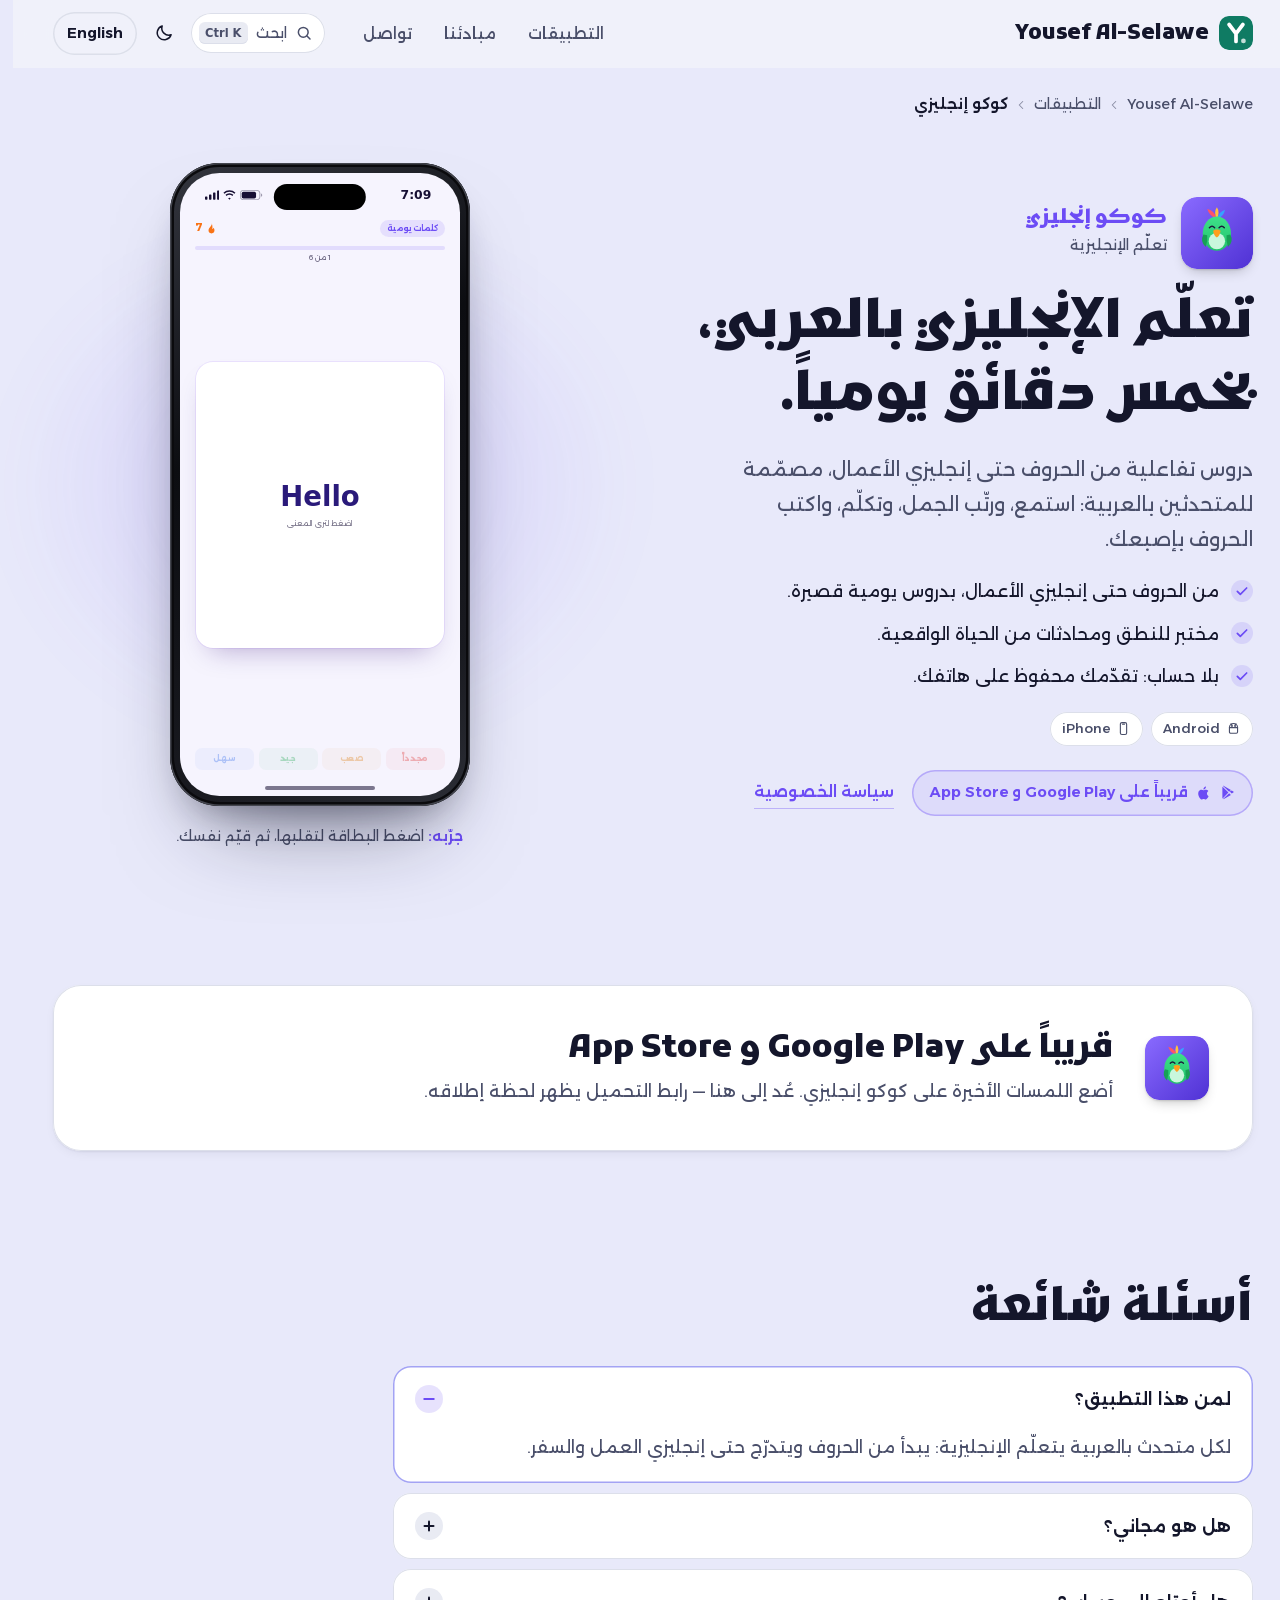
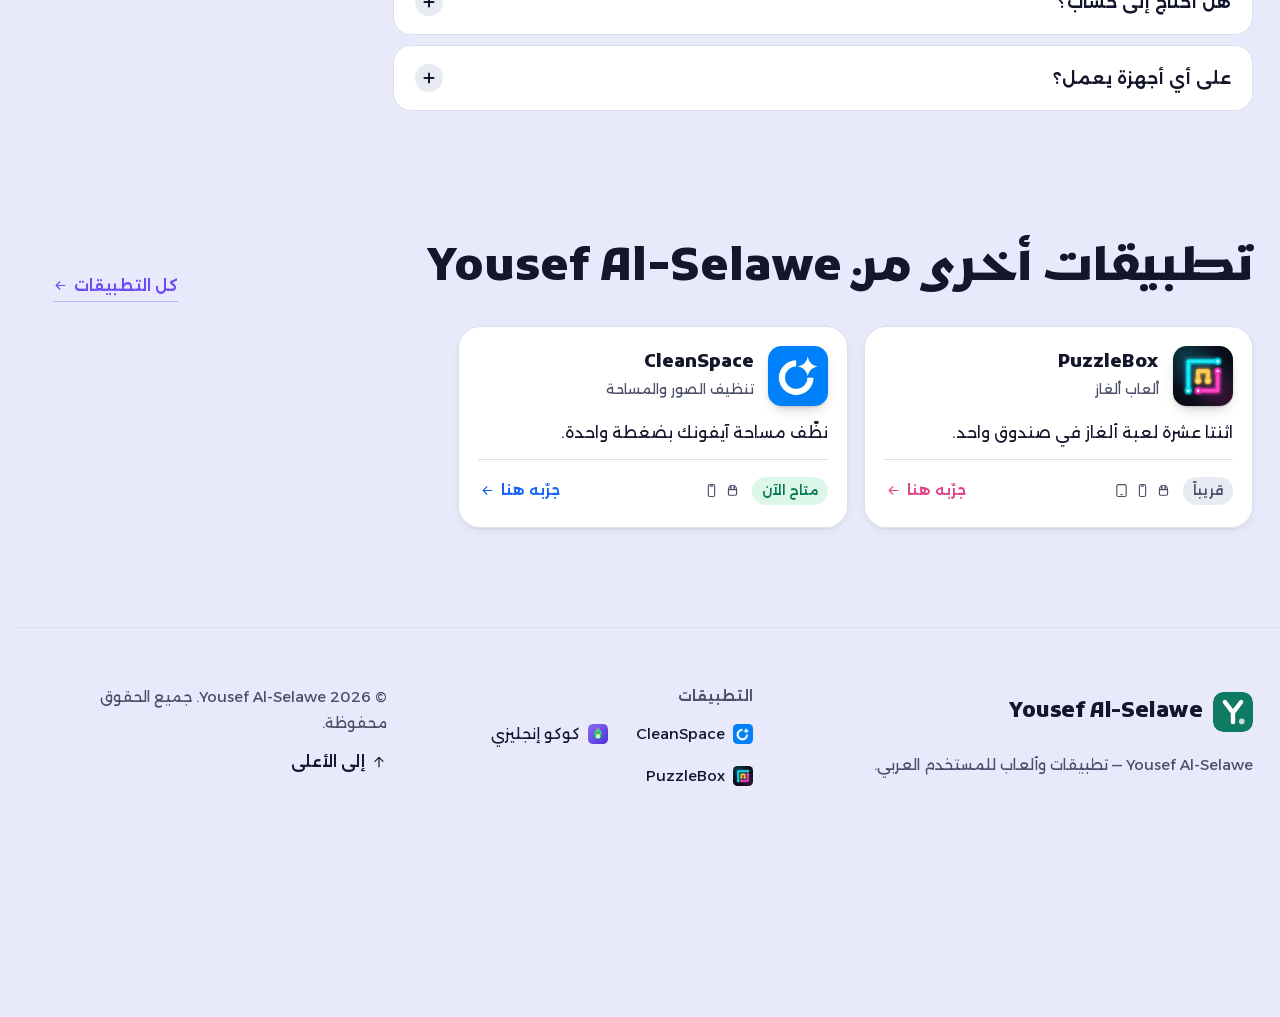
<file: coco-english/index.html>
<!doctype html>
<html lang="ar" dir="rtl">
<head>
<meta charset="utf-8">
<meta name="viewport" content="width=device-width, initial-scale=1">
<title>Coco English — كوكو إنجليزي</title>
<meta name="robots" content="noindex, follow">
<link rel="canonical" href="https://yousefselawe26.github.io/ar/apps/cocoenglish/">
<meta http-equiv="refresh" content="0; url=/ar/apps/cocoenglish/">
</head>
<body><p><a href="/ar/apps/cocoenglish/">كوكو إنجليزي</a> · <a href="/en/apps/cocoenglish/" lang="en">Coco English</a></p></body>
</html>
</file>
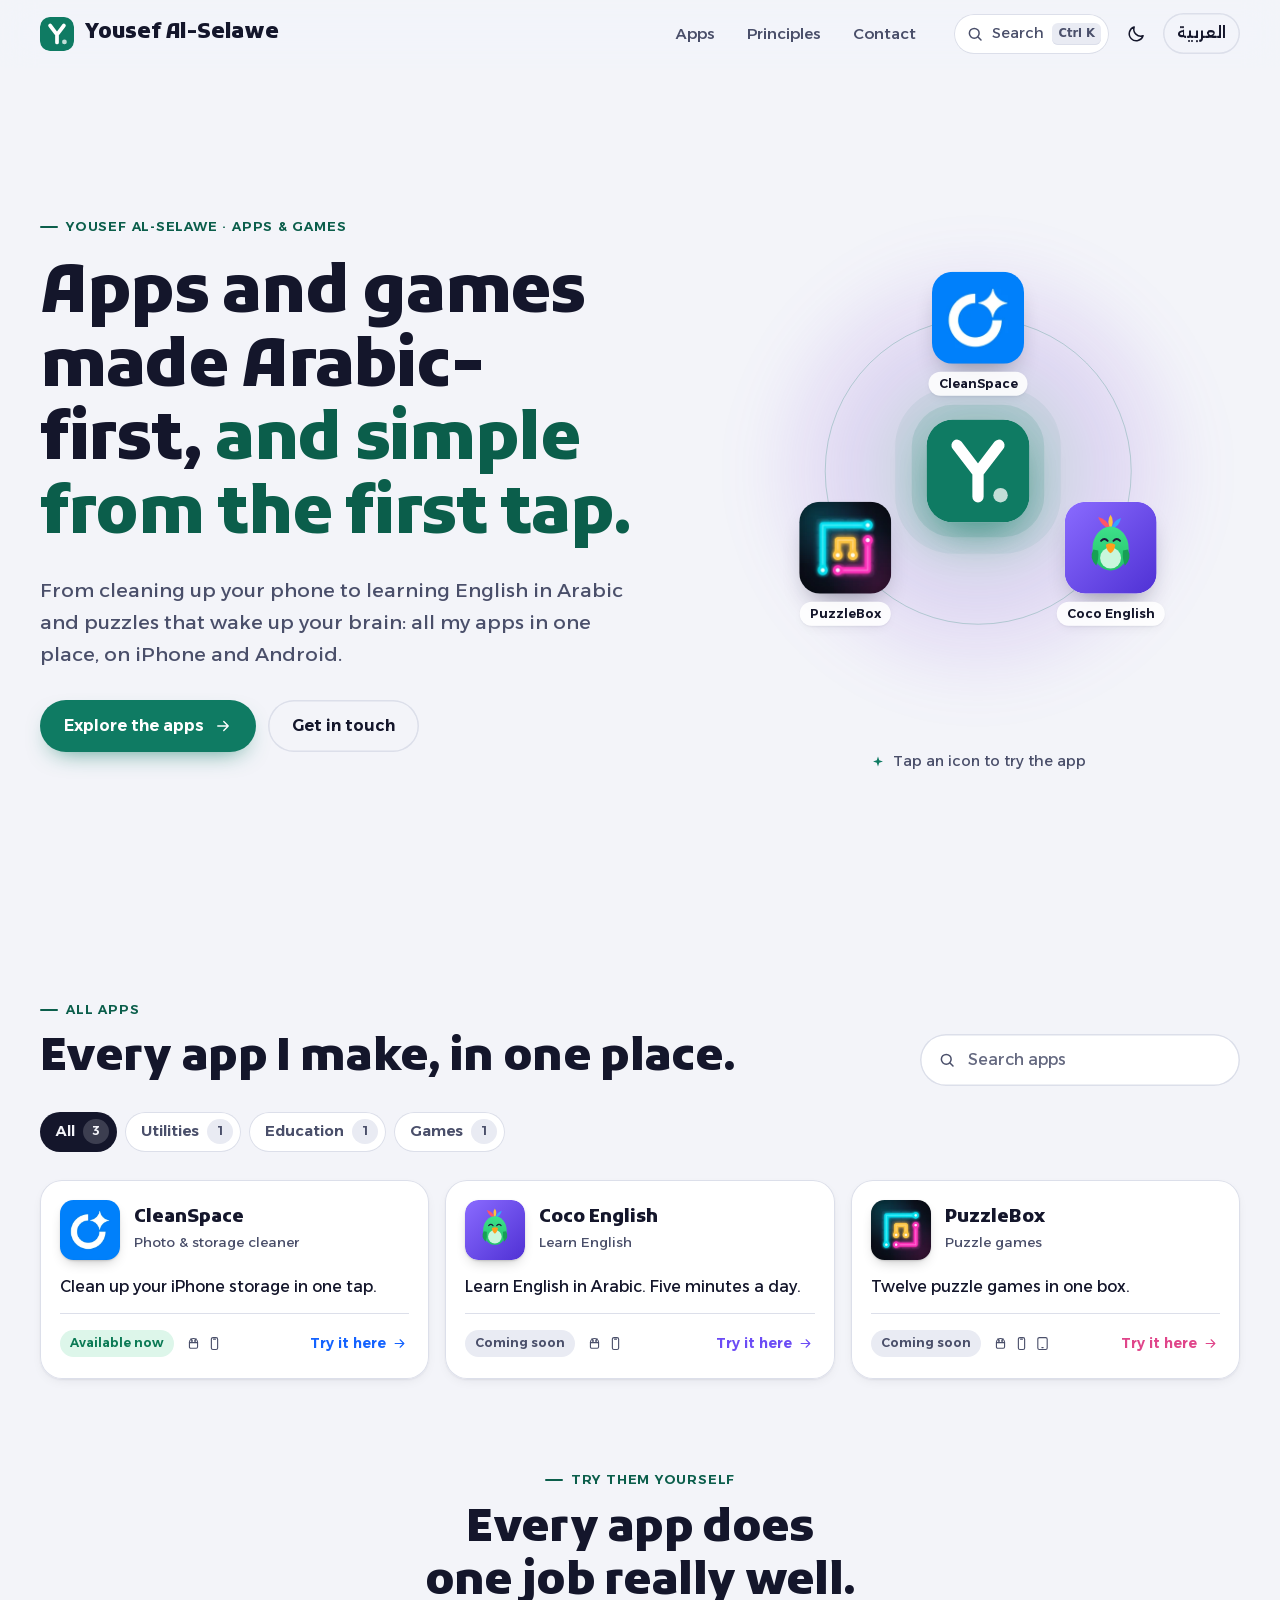
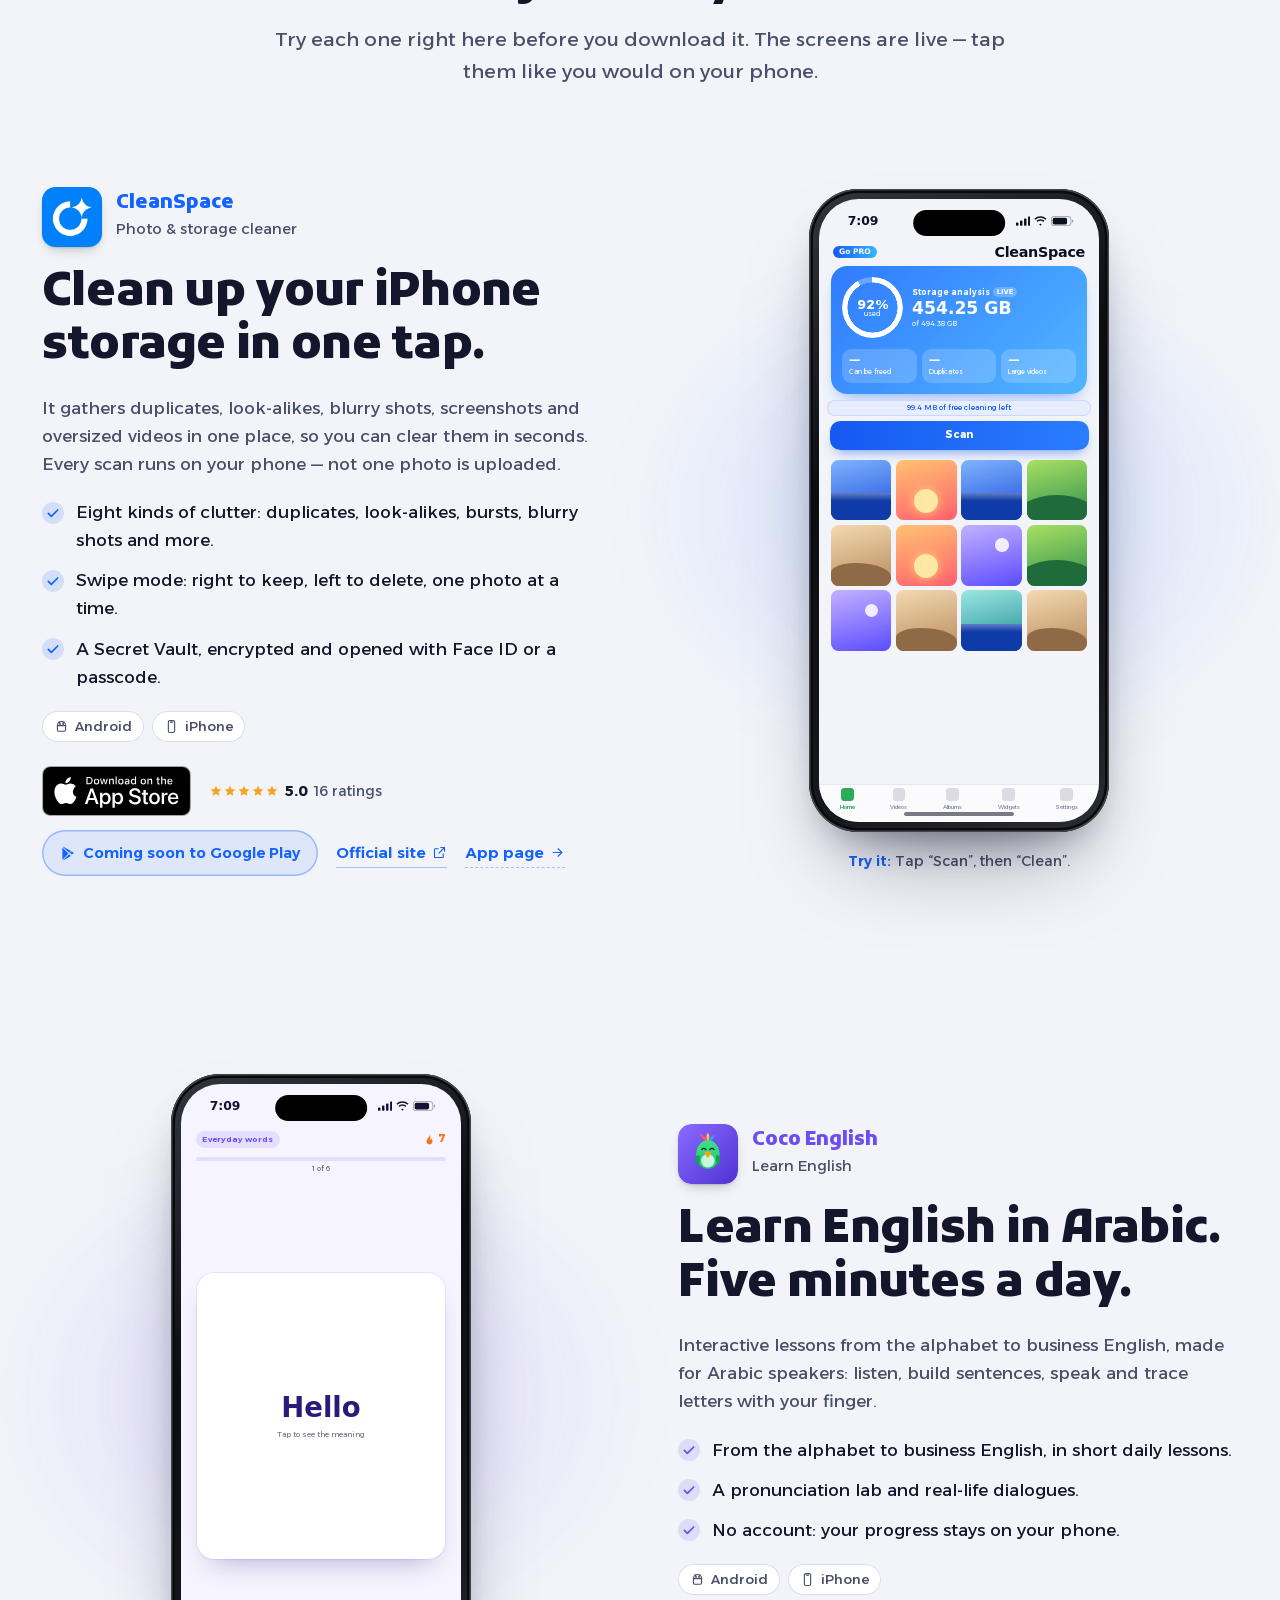
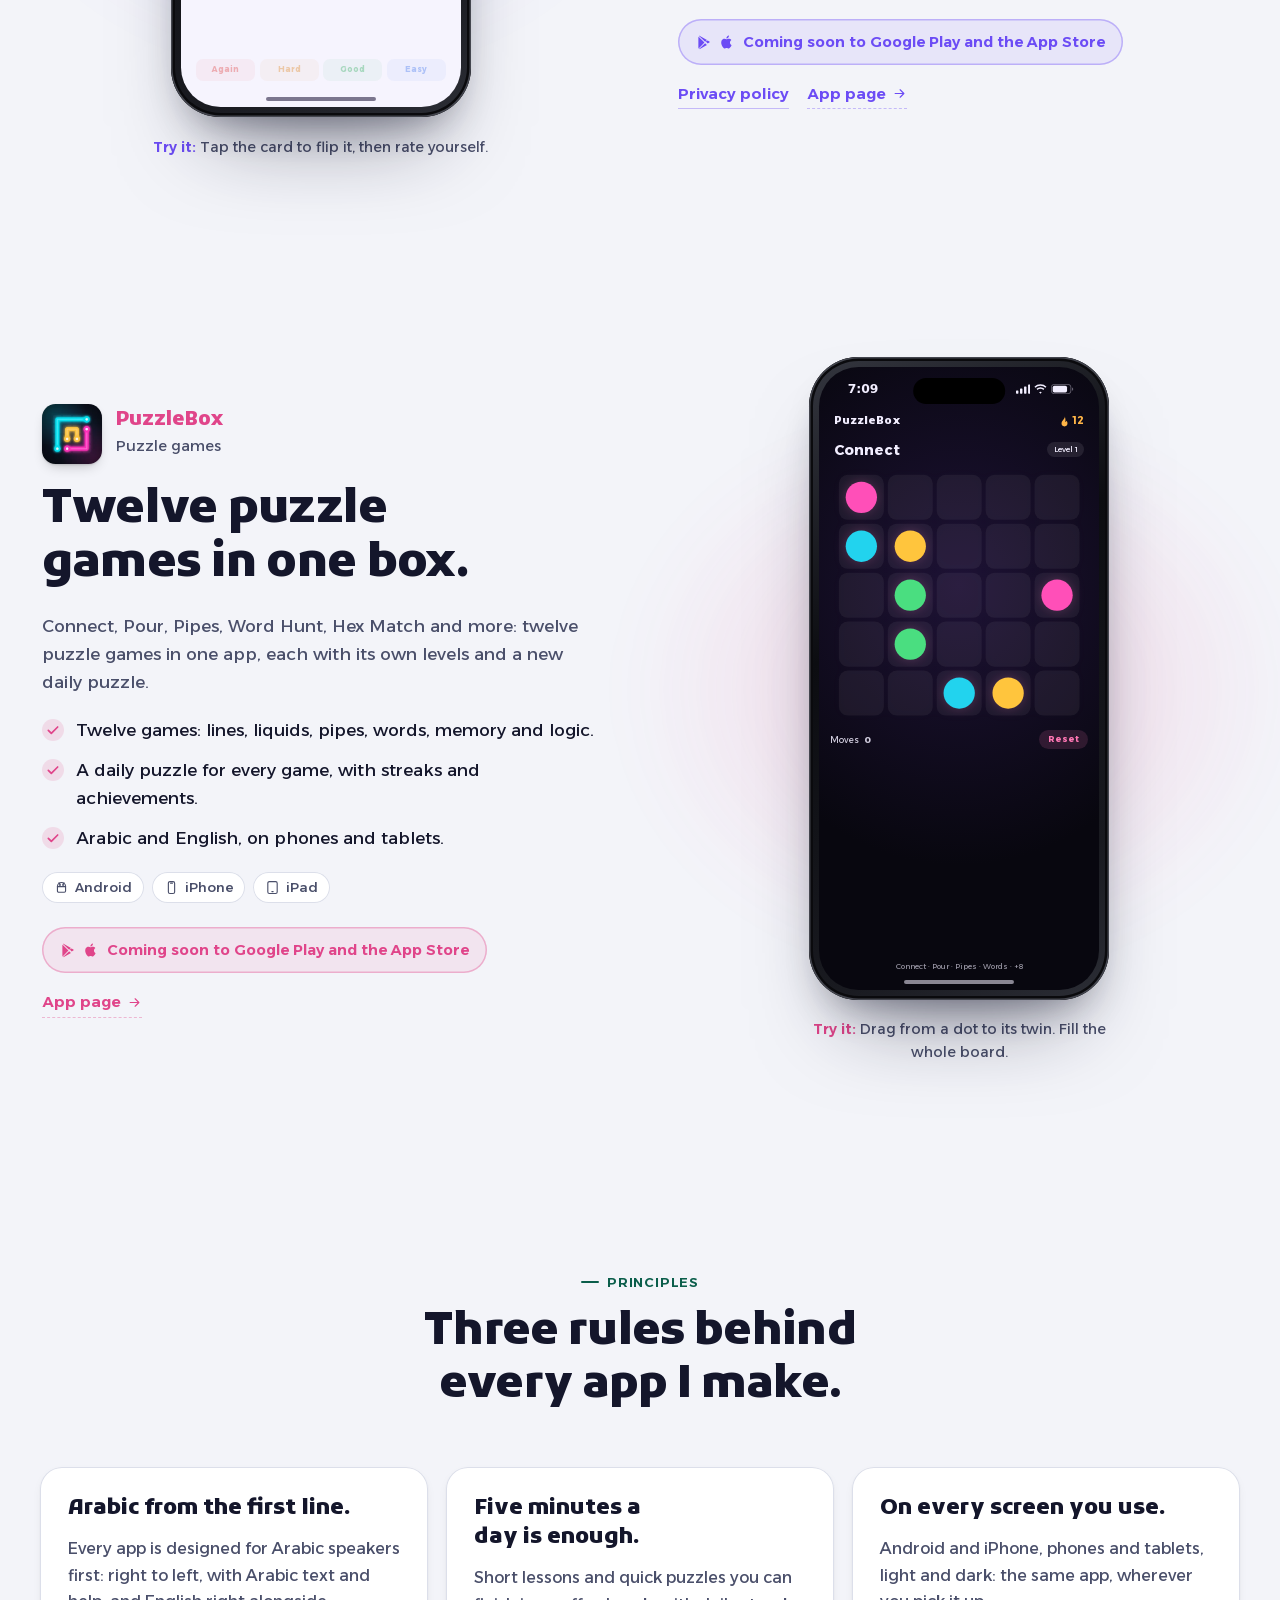
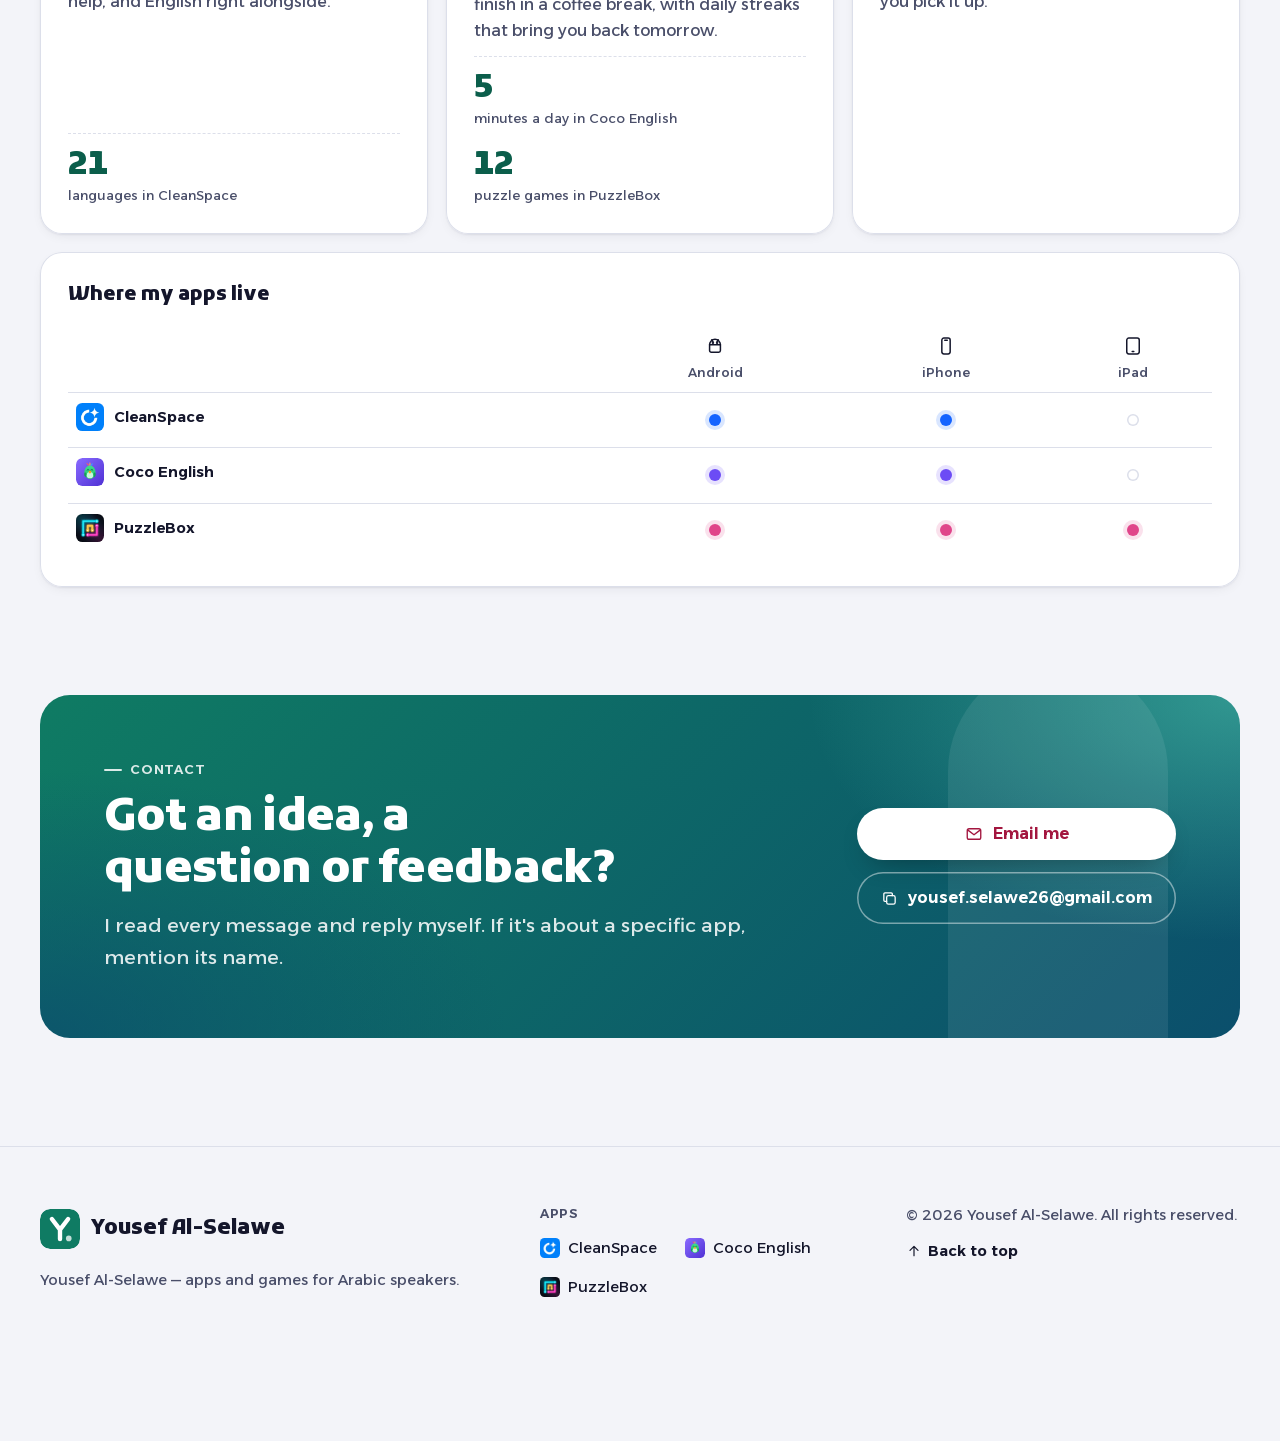
<file: en/index.html>
<!doctype html>
<html lang="en" dir="ltr">
<head>
<meta charset="utf-8">
<meta name="viewport" content="width=device-width, initial-scale=1, viewport-fit=cover">
<title>Yousef Al-Selawe — Arabic-first apps and games</title>
<meta name="description" content="Apps and games from Yousef Al-Selawe, made for Arabic speakers: clean up your phone with CleanSpace, learn English with Coco English and train your brain with PuzzleBox.">
<link rel="canonical" href="https://yousefselawe26.github.io/en/">
<link rel="alternate" hreflang="ar" href="https://yousefselawe26.github.io/ar/">
<link rel="alternate" hreflang="en" href="https://yousefselawe26.github.io/en/">
<link rel="alternate" hreflang="x-default" href="https://yousefselawe26.github.io/ar/">
<meta property="og:type" content="website">
<meta property="og:site_name" content="Yousef Al-Selawe">
<meta property="og:title" content="Yousef Al-Selawe — Arabic-first apps and games">
<meta property="og:description" content="Apps and games from Yousef Al-Selawe, made for Arabic speakers: clean up your phone with CleanSpace, learn English with Coco English and train your brain with PuzzleBox.">
<meta property="og:url" content="https://yousefselawe26.github.io/en/">
<meta property="og:image" content="https://yousefselawe26.github.io/og/en.png">
<meta property="og:image:width" content="1200">
<meta property="og:image:height" content="630">
<meta property="og:image:alt" content="Yousef Al-Selawe — all my apps in one place">
<meta property="og:locale" content="en_US">
<meta property="og:locale:alternate" content="ar_JO">
<meta name="twitter:card" content="summary_large_image">
<meta name="theme-color" content="#F3F4F9" media="(prefers-color-scheme: light)">
<meta name="theme-color" content="#0B0D16" media="(prefers-color-scheme: dark)">
<link rel="icon" href="/favicon.svg" type="image/svg+xml">
<link rel="icon" href="/favicon-48.png" sizes="48x48" type="image/png">
<link rel="apple-touch-icon" href="/apple-touch-icon.png">
<link rel="manifest" href="/site.webmanifest">
<link rel="preload" href="/fonts/kufam-latin.woff2" as="font" type="font/woff2" crossorigin>
<link rel="preload" href="/fonts/alexandria-latin.woff2" as="font" type="font/woff2" crossorigin>
<link rel="stylesheet" href="/assets/site.css?v=bbc7349735">
<script>
(function () {
  var d = document.documentElement, t = null;
  try { t = localStorage.getItem('sq-theme'); } catch (e) {}
  if (t !== 'light' && t !== 'dark') t = window.matchMedia('(prefers-color-scheme: dark)').matches ? 'dark' : 'light';
  d.setAttribute('data-theme', t);
  d.classList.add('js');
  // If the script never runs, show everything rather than leave it waiting to fade in.
  setTimeout(function () { if (!window.__sqReady) d.classList.remove('js'); }, 2500);
  try { localStorage.setItem('sq-lang', 'en'); } catch (e) {}
})();
</script>
<script type="module" src="/assets/main.js?v=f5901ba729"></script>
<script type="application/ld+json">{"@context":"https://schema.org","@type":"Organization","name":"Yousef Al-Selawe","alternateName":"Yousef Al-Selawe","url":"https://yousefselawe26.github.io","logo":"https://yousefselawe26.github.io/img/logo-512.png","email":"yousef.selawe26@gmail.com"}</script>
<script type="application/ld+json">{"@context":"https://schema.org","@type":"ItemList","name":"Every app does one job really well.","itemListElement":[{"@type":"ListItem","position":1,"item":{"@type":"MobileApplication","name":"CleanSpace","description":"It gathers duplicates, look-alikes, blurry shots, screenshots and oversized videos in one place, so you can clear them in seconds. Every scan runs on your phone — not one photo is uploaded.","applicationCategory":"UtilitiesApplication","operatingSystem":"Android, iPhone","image":"https://yousefselawe26.github.io/img/apps/cleanspace.webp","publisher":{"@type":"Organization","name":"Yousef Al-Selawe"},"url":"https://apps.apple.com/app/id6790139624","aggregateRating":{"@type":"AggregateRating","ratingValue":5,"ratingCount":16},"offers":{"@type":"Offer","price":0,"priceCurrency":"USD"}}},{"@type":"ListItem","position":2,"item":{"@type":"MobileApplication","name":"Coco English","description":"Interactive lessons from the alphabet to business English, made for Arabic speakers: listen, build sentences, speak and trace letters with your finger.","applicationCategory":"EducationalApplication","operatingSystem":"Android, iPhone","image":"https://yousefselawe26.github.io/img/apps/cocoenglish.svg","publisher":{"@type":"Organization","name":"Yousef Al-Selawe"}}},{"@type":"ListItem","position":3,"item":{"@type":"MobileApplication","name":"PuzzleBox","description":"Connect, Pour, Pipes, Word Hunt, Hex Match and more: twelve puzzle games in one app, each with its own levels and a new daily puzzle.","applicationCategory":"GameApplication","operatingSystem":"Android, iPhone, iPad","image":"https://yousefselawe26.github.io/img/apps/puzzlebox.webp","publisher":{"@type":"Organization","name":"Yousef Al-Selawe"}}}]}</script>
</head>
<body>
<a class="skip" href="#main">Skip to content</a>
<header class="nav" data-nav>
  <div class="wrap nav-inner">
    <a class="brand" href="/en/" aria-label="Yousef Al-Selawe — home"><svg class="logo-mark" width="34" height="34" viewBox="0 0 64 64" aria-hidden="true" focusable="false"><rect width="64" height="64" rx="16" fill="var(--brand)"/><path d="M19 16l13 17 13-17M32 33v15" fill="none" stroke="var(--brand-on)" stroke-width="7" stroke-linecap="round" stroke-linejoin="round"/><circle cx="46" cy="47" r="4.5" fill="var(--brand-on)" opacity=".75"/></svg><span class="brand-word">Yousef Al-Selawe</span></a>
    <nav class="nav-links" aria-label="Apps">
      <a href="/en/#catalog">Apps</a>
      <a href="/en/#principles">Principles</a>
      <a href="/en/#contact">Contact</a>
    </nav>
    <div class="nav-tools">
      <button class="search-btn" type="button" data-palette-open aria-label="Quick search" aria-keyshortcuts="Meta+K Control+K">
        <svg class="icon" width="18" height="18" viewBox="0 0 24 24" fill="none" stroke="currentColor" stroke-width="2" stroke-linecap="round" aria-hidden="true"><circle cx="11" cy="11" r="6.5"/><path d="M16 16l4 4"/></svg>
        <span class="search-btn-text">Search</span><kbd data-shortcut>⌘K</kbd>
      </button>
      <button class="icon-btn theme-toggle" type="button" data-theme-toggle data-label-light="Light mode" data-label-dark="Dark mode" aria-label="Dark mode"><svg class="icon i-moon" width="20" height="20" viewBox="0 0 24 24" fill="none" stroke="currentColor" stroke-width="1.8" stroke-linecap="round" stroke-linejoin="round" aria-hidden="true" focusable="false"><path d="M20.5 14.2A8.5 8.5 0 0 1 9.8 3.5a8.5 8.5 0 1 0 10.7 10.7z"/></svg><svg class="icon i-sun" width="20" height="20" viewBox="0 0 24 24" fill="none" stroke="currentColor" stroke-width="1.8" stroke-linecap="round" stroke-linejoin="round" aria-hidden="true" focusable="false"><circle cx="12" cy="12" r="4.2"/><path d="M12 2.5v2.2M12 19.3v2.2M4.6 4.6l1.6 1.6M17.8 17.8l1.6 1.6M2.5 12h2.2M19.3 12h2.2M4.6 19.4l1.6-1.6M17.8 6.2l1.6-1.6"/></svg></button>
      <a class="lang-switch" href="/ar/" hreflang="ar" lang="ar" data-lang="ar">العربية</a>
    </div>
  </div>
</header>
<main id="main">
<section class="hero" id="top" aria-labelledby="hero-title">
  <div class="wrap hero-grid">
    <div class="hero-copy">
      <p class="eyebrow hero-eyebrow">Yousef Al-Selawe · apps &amp; games</p>
      <h1 class="display" id="hero-title">Apps and games made Arabic-first, <em>and simple from the first tap.</em></h1>
      <p class="lead hero-lead">From cleaning up your phone to learning English in Arabic and puzzles that wake up your brain: all my apps in one place, on iPhone and Android.</p>
      <div class="hero-actions">
        <a class="btn btn-primary" href="#catalog">Explore the apps<svg class="icon icon-flip" width="18" height="18" viewBox="0 0 24 24" fill="none" stroke="currentColor" stroke-width="1.8" stroke-linecap="round" stroke-linejoin="round" aria-hidden="true" focusable="false"><path d="M5 12h14M13 6l6 6-6 6"/></svg></a>
        <a class="btn btn-quiet" href="#contact">Get in touch</a>
      </div>
    </div>
    <div class="hero-stage" data-orbit-stage>
      <nav class="orbit" aria-label="Yousef Al-Selawe&#39;s apps" data-rings="1" style="--rings:1">
        <div class="orbit-inner">
          <span class="orbit-glow" aria-hidden="true"></span>
          <span class="orbit-ring" style="--ring:1" aria-hidden="true"><i></i></span>
          <span class="orbit-core" aria-hidden="true"><svg class="orbit-logo" width="96" height="96" viewBox="0 0 64 64" aria-hidden="true" focusable="false"><rect width="64" height="64" rx="16" fill="var(--brand)"/><path d="M19 16l13 17 13-17M32 33v15" fill="none" stroke="var(--brand-on)" stroke-width="7" stroke-linecap="round" stroke-linejoin="round"/><circle cx="46" cy="47" r="4.5" fill="var(--brand-on)" opacity=".75"/></svg></span>
          <ul class="orbit-apps">
            <li style="--ring:1;--a:-90.00deg;--i:0"><a class="orbit-app" href="#app-cleanspace" data-launch="cleanspace"><img class="app-icon" src="/img/apps/cleanspace.webp" alt="" width="96" height="96" fetchpriority="high"><span class="orbit-label" dir="auto">CleanSpace</span></a></li>
            <li style="--ring:1;--a:30.00deg;--i:1"><a class="orbit-app" href="#app-cocoenglish" data-launch="cocoenglish"><img class="app-icon" src="/img/apps/cocoenglish.svg" alt="" width="96" height="96" fetchpriority="high"><span class="orbit-label" dir="auto">Coco English</span></a></li>
            <li style="--ring:1;--a:150.00deg;--i:2"><a class="orbit-app" href="#app-puzzlebox" data-launch="puzzlebox"><img class="app-icon" src="/img/apps/puzzlebox.webp" alt="" width="96" height="96" fetchpriority="high"><span class="orbit-label" dir="auto">PuzzleBox</span></a></li>
          </ul>
        </div>
      </nav>
      <p class="hero-hint"><svg class="icon" width="14" height="14" viewBox="0 0 24 24" aria-hidden="true" focusable="false"><path fill="currentColor" d="M12 2.5l2.1 6.4 6.4 2.1-6.4 2.1L12 19.5l-2.1-6.4L3.5 11l6.4-2.1z"/></svg>Tap an icon to try the app</p>
    </div>
  </div>
</section>
<section class="catalog" id="catalog" aria-labelledby="catalog-title">
  <div class="wrap">
    <div class="catalog-head reveal">
      <div class="catalog-title">
        <p class="eyebrow">All apps</p>
        <h2 class="h2" id="catalog-title">Every app I make, in one place.</h2>
      </div>
      <label class="search">
        <svg class="icon" width="18" height="18" viewBox="0 0 24 24" fill="none" stroke="currentColor" stroke-width="2" stroke-linecap="round" aria-hidden="true"><circle cx="11" cy="11" r="6.5"/><path d="M16 16l4 4"/></svg>
        <span class="sr-only">Search apps</span>
        <input type="search" placeholder="Search apps" autocomplete="off" data-catalog-search>
      </label>
    </div>
    <div class="filters reveal" role="group" aria-label="Categories">
      <button type="button" class="filter" data-filter="all" aria-pressed="true">All<span dir="ltr">3</span></button>
      <button type="button" class="filter" data-filter="utilities" aria-pressed="false">Utilities<span dir="ltr">1</span></button>
      <button type="button" class="filter" data-filter="education" aria-pressed="false">Education<span dir="ltr">1</span></button>
      <button type="button" class="filter" data-filter="games" aria-pressed="false">Games<span dir="ltr">1</span></button>
    </div>
    <ul class="catalog-grid" data-catalog>
      <li class="app-card" id="card-cleanspace" data-group="utilities" data-search="cleanspace cleanspace photo &amp; storage cleaner utilities" style="--c:#1463FF;--c-dark:#3B82FF">
        <img class="app-icon" src="/img/apps/cleanspace.webp" alt="" width="64" height="64" loading="lazy">
        <span class="app-card-body">
          <a class="app-card-name" href="/en/apps/cleanspace/">CleanSpace</a>
          <span class="app-card-cat">Photo &amp; storage cleaner</span>
        </span>
        <span class="app-card-line">Clean up your iPhone storage in one tap.</span>
        <span class="app-card-foot">
          <span class="status is-live">Available now</span>
          <span class="app-card-platforms" aria-hidden="true"><svg class="icon" width="15" height="15" viewBox="0 0 24 24" fill="none" stroke="currentColor" stroke-width="1.8" stroke-linecap="round" stroke-linejoin="round" aria-hidden="true" focusable="false"><path d="M5.5 10.5h13v7a2 2 0 0 1-2 2h-9a2 2 0 0 1-2-2z"/><path d="M5.5 10.5a6.5 6.5 0 0 1 13 0M8 4.5l1.5 2.2M16 4.5l-1.5 2.2"/><circle cx="9.5" cy="8" r=".6" fill="currentColor"/><circle cx="14.5" cy="8" r=".6" fill="currentColor"/></svg><svg class="icon" width="15" height="15" viewBox="0 0 24 24" fill="none" stroke="currentColor" stroke-width="1.8" stroke-linecap="round" stroke-linejoin="round" aria-hidden="true" focusable="false"><rect x="7" y="2.5" width="10" height="19" rx="2.5"/><path d="M10.5 5h3"/></svg></span>
          <a class="app-card-try" href="#app-cleanspace" data-launch="cleanspace">Try it here<svg class="icon icon-flip" width="15" height="15" viewBox="0 0 24 24" fill="none" stroke="currentColor" stroke-width="1.8" stroke-linecap="round" stroke-linejoin="round" aria-hidden="true" focusable="false"><path d="M5 12h14M13 6l6 6-6 6"/></svg></a>
        </span>
      </li>
      <li class="app-card" id="card-cocoenglish" data-group="education" data-search="coco english كوكو إنجليزي learn english education" style="--c:#6C4CF5;--c-dark:#A08CFF">
        <img class="app-icon" src="/img/apps/cocoenglish.svg" alt="" width="64" height="64" loading="lazy">
        <span class="app-card-body">
          <a class="app-card-name" href="/en/apps/cocoenglish/">Coco English</a>
          <span class="app-card-cat">Learn English</span>
        </span>
        <span class="app-card-line">Learn English in Arabic. Five minutes a day.</span>
        <span class="app-card-foot">
          <span class="status">Coming soon</span>
          <span class="app-card-platforms" aria-hidden="true"><svg class="icon" width="15" height="15" viewBox="0 0 24 24" fill="none" stroke="currentColor" stroke-width="1.8" stroke-linecap="round" stroke-linejoin="round" aria-hidden="true" focusable="false"><path d="M5.5 10.5h13v7a2 2 0 0 1-2 2h-9a2 2 0 0 1-2-2z"/><path d="M5.5 10.5a6.5 6.5 0 0 1 13 0M8 4.5l1.5 2.2M16 4.5l-1.5 2.2"/><circle cx="9.5" cy="8" r=".6" fill="currentColor"/><circle cx="14.5" cy="8" r=".6" fill="currentColor"/></svg><svg class="icon" width="15" height="15" viewBox="0 0 24 24" fill="none" stroke="currentColor" stroke-width="1.8" stroke-linecap="round" stroke-linejoin="round" aria-hidden="true" focusable="false"><rect x="7" y="2.5" width="10" height="19" rx="2.5"/><path d="M10.5 5h3"/></svg></span>
          <a class="app-card-try" href="#app-cocoenglish" data-launch="cocoenglish">Try it here<svg class="icon icon-flip" width="15" height="15" viewBox="0 0 24 24" fill="none" stroke="currentColor" stroke-width="1.8" stroke-linecap="round" stroke-linejoin="round" aria-hidden="true" focusable="false"><path d="M5 12h14M13 6l6 6-6 6"/></svg></a>
        </span>
      </li>
      <li class="app-card" id="card-puzzlebox" data-group="games" data-search="puzzlebox puzzlebox puzzle games games" style="--c:#E0458A;--c-dark:#FF77B4">
        <img class="app-icon" src="/img/apps/puzzlebox.webp" alt="" width="64" height="64" loading="lazy">
        <span class="app-card-body">
          <a class="app-card-name" href="/en/apps/puzzlebox/">PuzzleBox</a>
          <span class="app-card-cat">Puzzle games</span>
        </span>
        <span class="app-card-line">Twelve puzzle games in one box.</span>
        <span class="app-card-foot">
          <span class="status">Coming soon</span>
          <span class="app-card-platforms" aria-hidden="true"><svg class="icon" width="15" height="15" viewBox="0 0 24 24" fill="none" stroke="currentColor" stroke-width="1.8" stroke-linecap="round" stroke-linejoin="round" aria-hidden="true" focusable="false"><path d="M5.5 10.5h13v7a2 2 0 0 1-2 2h-9a2 2 0 0 1-2-2z"/><path d="M5.5 10.5a6.5 6.5 0 0 1 13 0M8 4.5l1.5 2.2M16 4.5l-1.5 2.2"/><circle cx="9.5" cy="8" r=".6" fill="currentColor"/><circle cx="14.5" cy="8" r=".6" fill="currentColor"/></svg><svg class="icon" width="15" height="15" viewBox="0 0 24 24" fill="none" stroke="currentColor" stroke-width="1.8" stroke-linecap="round" stroke-linejoin="round" aria-hidden="true" focusable="false"><rect x="7" y="2.5" width="10" height="19" rx="2.5"/><path d="M10.5 5h3"/></svg><svg class="icon" width="15" height="15" viewBox="0 0 24 24" fill="none" stroke="currentColor" stroke-width="1.8" stroke-linecap="round" stroke-linejoin="round" aria-hidden="true" focusable="false"><rect x="4.5" y="2.5" width="15" height="19" rx="2.5"/><path d="M11 18.5h2"/></svg></span>
          <a class="app-card-try" href="#app-puzzlebox" data-launch="puzzlebox">Try it here<svg class="icon icon-flip" width="15" height="15" viewBox="0 0 24 24" fill="none" stroke="currentColor" stroke-width="1.8" stroke-linecap="round" stroke-linejoin="round" aria-hidden="true" focusable="false"><path d="M5 12h14M13 6l6 6-6 6"/></svg></a>
        </span>
      </li>
    </ul>
    <p class="catalog-empty" data-catalog-empty hidden>No app by that name yet.</p>
  </div>
</section>
<section class="apps" id="apps" aria-labelledby="apps-title">
  <div class="wrap section-head reveal">
    <p class="eyebrow">Try them yourself</p>
    <h2 class="h2" id="apps-title">Every app does one job really well.</h2>
    <p class="lead">Try each one right here before you download it. The screens are live — tap them like you would on your phone.</p>
  </div>
  <article class="app" id="app-cleanspace" data-app="cleanspace" style="--c:#1463FF;--c-dark:#3B82FF" aria-labelledby="cleanspace-title">
  <div class="wrap app-grid">
    <div class="app-copy">
      <div class="app-id reveal">
        <img class="app-icon" src="/img/apps/cleanspace.webp" alt="" width="60" height="60" loading="lazy">
        <div>
          <p class="app-name">CleanSpace</p>
          <p class="app-cat">Photo &amp; storage cleaner</p>
        </div>
      </div>
      <h3 class="app-headline reveal" id="cleanspace-title" tabindex="-1"><span class="sr-only">CleanSpace: </span>Clean up your iPhone storage in one tap.</h3>
      <p class="app-desc reveal">It gathers duplicates, look-alikes, blurry shots, screenshots and oversized videos in one place, so you can clear them in seconds. Every scan runs on your phone — not one photo is uploaded.</p>
      <ul class="app-features reveal">
        <li><svg class="icon" width="16" height="16" viewBox="0 0 24 24" fill="none" stroke="currentColor" stroke-width="1.8" stroke-linecap="round" stroke-linejoin="round" aria-hidden="true" focusable="false"><path d="M5 12.5l4.5 4.5L19 7.5"/></svg><span>Eight kinds of clutter: duplicates, look-alikes, bursts, blurry shots and more.</span></li>
        <li><svg class="icon" width="16" height="16" viewBox="0 0 24 24" fill="none" stroke="currentColor" stroke-width="1.8" stroke-linecap="round" stroke-linejoin="round" aria-hidden="true" focusable="false"><path d="M5 12.5l4.5 4.5L19 7.5"/></svg><span>Swipe mode: right to keep, left to delete, one photo at a time.</span></li>
        <li><svg class="icon" width="16" height="16" viewBox="0 0 24 24" fill="none" stroke="currentColor" stroke-width="1.8" stroke-linecap="round" stroke-linejoin="round" aria-hidden="true" focusable="false"><path d="M5 12.5l4.5 4.5L19 7.5"/></svg><span>A Secret Vault, encrypted and opened with Face ID or a passcode.</span></li>
      </ul>
      <ul class="chips reveal" aria-label="Runs on">
        <li><svg class="icon" width="15" height="15" viewBox="0 0 24 24" fill="none" stroke="currentColor" stroke-width="1.8" stroke-linecap="round" stroke-linejoin="round" aria-hidden="true" focusable="false"><path d="M5.5 10.5h13v7a2 2 0 0 1-2 2h-9a2 2 0 0 1-2-2z"/><path d="M5.5 10.5a6.5 6.5 0 0 1 13 0M8 4.5l1.5 2.2M16 4.5l-1.5 2.2"/><circle cx="9.5" cy="8" r=".6" fill="currentColor"/><circle cx="14.5" cy="8" r=".6" fill="currentColor"/></svg>Android</li><li><svg class="icon" width="15" height="15" viewBox="0 0 24 24" fill="none" stroke="currentColor" stroke-width="1.8" stroke-linecap="round" stroke-linejoin="round" aria-hidden="true" focusable="false"><rect x="7" y="2.5" width="10" height="19" rx="2.5"/><path d="M10.5 5h3"/></svg>iPhone</li>
      </ul>
      <div class="app-actions reveal"><a class="store-badge" href="https://apps.apple.com/app/id6790139624" target="_blank" rel="noopener" aria-label="App Store — CleanSpace">
          <img class="badge-light" src="/img/badges/appstore-en.svg" alt="" width="150" height="50">
          <img class="badge-dark" src="/img/badges/appstore-en-white.svg" alt="" width="150" height="50">
        </a>
        <span class="rating" role="img" aria-label="Rated 5.0 out of 5 from 16 ratings"><span class="stars"><svg class="icon" width="14" height="14" viewBox="0 0 24 24" aria-hidden="true" focusable="false"><path fill="currentColor" d="M12 2.8l2.8 5.9 6.4.8-4.7 4.4 1.2 6.4L12 17.2l-5.7 3.1 1.2-6.4-4.7-4.4 6.4-.8z"/></svg><svg class="icon" width="14" height="14" viewBox="0 0 24 24" aria-hidden="true" focusable="false"><path fill="currentColor" d="M12 2.8l2.8 5.9 6.4.8-4.7 4.4 1.2 6.4L12 17.2l-5.7 3.1 1.2-6.4-4.7-4.4 6.4-.8z"/></svg><svg class="icon" width="14" height="14" viewBox="0 0 24 24" aria-hidden="true" focusable="false"><path fill="currentColor" d="M12 2.8l2.8 5.9 6.4.8-4.7 4.4 1.2 6.4L12 17.2l-5.7 3.1 1.2-6.4-4.7-4.4 6.4-.8z"/></svg><svg class="icon" width="14" height="14" viewBox="0 0 24 24" aria-hidden="true" focusable="false"><path fill="currentColor" d="M12 2.8l2.8 5.9 6.4.8-4.7 4.4 1.2 6.4L12 17.2l-5.7 3.1 1.2-6.4-4.7-4.4 6.4-.8z"/></svg><svg class="icon" width="14" height="14" viewBox="0 0 24 24" aria-hidden="true" focusable="false"><path fill="currentColor" d="M12 2.8l2.8 5.9 6.4.8-4.7 4.4 1.2 6.4L12 17.2l-5.7 3.1 1.2-6.4-4.7-4.4 6.4-.8z"/></svg></span><b dir="ltr">5.0</b><span>16 ratings</span></span>
        <span class="soon"><svg class="icon" width="15" height="15" viewBox="0 0 24 24" aria-hidden="true" focusable="false"><path fill="currentColor" d="M4.2 2.6c-.3.3-.4.7-.4 1.2v16.4c0 .5.1.9.4 1.2l9.3-9.4zM14.6 13.1l2.9 2.9-11.3 6.4c-.5.3-1 .3-1.4.1zM14.6 10.9L4.8 1.5c.4-.2.9-.2 1.4.1L17.5 8zM18.7 8.7l2.6 1.5c.9.5.9 1.3 0 1.8l-2.6 1.5-3.1-3z"/></svg>Coming soon to Google Play</span>
        <a class="link-ext" href="https://cleaningspace.app" target="_blank" rel="noopener">Official site<svg class="icon" width="15" height="15" viewBox="0 0 24 24" fill="none" stroke="currentColor" stroke-width="1.8" stroke-linecap="round" stroke-linejoin="round" aria-hidden="true" focusable="false"><path d="M14 4h6v6M20 4l-9 9M18 14v5a1 1 0 0 1-1 1H5a1 1 0 0 1-1-1V7a1 1 0 0 1 1-1h5"/></svg></a>
        <a class="link-ext link-page" href="/en/apps/cleanspace/">App page<svg class="icon icon-flip" width="15" height="15" viewBox="0 0 24 24" fill="none" stroke="currentColor" stroke-width="1.8" stroke-linecap="round" stroke-linejoin="round" aria-hidden="true" focusable="false"><path d="M5 12h14M13 6l6 6-6 6"/></svg></a></div>
      
    </div>
    <div class="app-stage">
      <div class="device device--phone " id="device-cleanspace" role="group" aria-label="Interactive demo of CleanSpace" data-demo="cleanspace">
  <div class="screen demo-cleanspace">
    <div class="sb" aria-hidden="true"><span class="sb-time" data-clock>9:41</span><span class="sb-island"></span><span class="sb-right"><svg class="sb-icon" viewBox="0 0 18 12" aria-hidden="true"><g fill="currentColor"><rect x="0" y="8" width="3" height="4" rx=".8"/><rect x="5" y="5.5" width="3" height="6.5" rx=".8"/><rect x="10" y="3" width="3" height="9" rx=".8"/><rect x="15" y=".5" width="3" height="11.5" rx=".8"/></g></svg><svg class="sb-icon" viewBox="0 0 16 12" aria-hidden="true"><path fill="currentColor" d="M8 2.3c2.4 0 4.6.9 6.2 2.5l1.3-1.4A10.6 10.6 0 0 0 8 .3 10.6 10.6 0 0 0 .5 3.4l1.3 1.4A8.7 8.7 0 0 1 8 2.3zm0 3.7c1.4 0 2.7.5 3.6 1.4l1.3-1.4A7 7 0 0 0 8 4a7 7 0 0 0-4.9 2l1.3 1.4C5.3 6.5 6.6 6 8 6zm0 3.6c-.6 0-1.2.3-1.6.7L8 12l1.6-1.7c-.4-.4-1-.7-1.6-.7z"/></svg><svg class="sb-icon sb-battery" viewBox="0 0 27 12" aria-hidden="true"><rect x=".5" y=".5" width="23" height="11" rx="3.2" fill="none" stroke="currentColor" stroke-opacity=".4"/><rect x="2" y="2" width="17" height="8" rx="2" fill="currentColor"/><path d="M25 4v4c.8-.3 1.3-1.1 1.3-2S25.8 4.3 25 4z" fill="currentColor" fill-opacity=".45"/></svg></span></div>
    <div class="cs-top"><span class="cs-pro">Go PRO</span><span class="cs-logo" lang="en">CleanSpace</span></div>
    <div class="cs-card">
      <div class="cs-ring" data-cs-ring style="--v:.92"><span><b data-cs-pct dir="ltr">92%</b><small>used</small></span></div>
      <div class="cs-head">
        <span class="cs-title">Storage analysis <i class="cs-live" lang="en">LIVE</i></span>
        <b class="cs-used" dir="ltr" data-cs-used>454.25 GB</b>
        <small>of <span dir="ltr">494.38 GB</span></small>
      </div>
      <div class="cs-stats">
        <div><b dir="ltr" data-cs-stat="save">—</b><span>Can be freed</span></div>
        <div><b dir="ltr" data-cs-stat="dupes">—</b><span>Duplicates</span></div>
        <div><b dir="ltr" data-cs-stat="videos">—</b><span>Large videos</span></div>
      </div>
    </div>
    <p class="cs-free">99.4 MB of free cleaning left</p>
    <button class="cs-btn" type="button" data-cs-action data-state="idle">Scan</button>
    <ul class="cs-photos" data-cs-photos aria-hidden="true">
      <li class="cs-photo cs-sea" style="--a:#7FB3FF;--b:#1E4FD8"><i></i></li><li class="cs-photo cs-sunset" style="--a:#FFC371;--b:#FF5F6D"><i></i></li><li class="cs-photo cs-sea" style="--a:#7FB3FF;--b:#1E4FD8" data-dupe><i></i></li><li class="cs-photo cs-hill" style="--a:#A8E063;--b:#2F8F4E"><i></i></li><li class="cs-photo cs-sand" style="--a:#F3D9B1;--b:#B98B5E"><i></i></li><li class="cs-photo cs-sunset" style="--a:#FFC371;--b:#FF5F6D" data-dupe><i></i></li><li class="cs-photo cs-dusk" style="--a:#C3B1FF;--b:#5B4CFF"><i></i></li><li class="cs-photo cs-hill" style="--a:#A8E063;--b:#2F8F4E" data-dupe><i></i></li><li class="cs-photo cs-dusk" style="--a:#C3B1FF;--b:#5B4CFF" data-dupe><i></i></li><li class="cs-photo cs-sand" style="--a:#F3D9B1;--b:#B98B5E"><i></i></li><li class="cs-photo cs-sea" style="--a:#9BE7E1;--b:#1E8C93"><i></i></li><li class="cs-photo cs-sand" style="--a:#F3D9B1;--b:#B98B5E" data-dupe><i></i></li>
      <span class="cs-scanline"></span>
    </ul>
    <nav class="cs-tabs" aria-hidden="true"><span class="is-on"><i></i>Home</span><span><i></i>Videos</span><span><i></i>Albums</span><span><i></i>Widgets</span><span><i></i>Settings</span></nav>
    <div class="demo-toast" data-cs-toast role="status" aria-live="polite"></div>
  </div>
</div>
      <p class="demo-hint"><b>Try it:</b> Tap “Scan”, then “Clean”.</p>
    </div>
  </div>
</article>
<article class="app" id="app-cocoenglish" data-app="cocoenglish" style="--c:#6C4CF5;--c-dark:#A08CFF" aria-labelledby="cocoenglish-title">
  <div class="wrap app-grid is-flipped">
    <div class="app-copy">
      <div class="app-id reveal">
        <img class="app-icon" src="/img/apps/cocoenglish.svg" alt="" width="60" height="60" loading="lazy">
        <div>
          <p class="app-name">Coco English</p>
          <p class="app-cat">Learn English</p>
        </div>
      </div>
      <h3 class="app-headline reveal" id="cocoenglish-title" tabindex="-1"><span class="sr-only">Coco English: </span>Learn English in Arabic. Five minutes a day.</h3>
      <p class="app-desc reveal">Interactive lessons from the alphabet to business English, made for Arabic speakers: listen, build sentences, speak and trace letters with your finger.</p>
      <ul class="app-features reveal">
        <li><svg class="icon" width="16" height="16" viewBox="0 0 24 24" fill="none" stroke="currentColor" stroke-width="1.8" stroke-linecap="round" stroke-linejoin="round" aria-hidden="true" focusable="false"><path d="M5 12.5l4.5 4.5L19 7.5"/></svg><span>From the alphabet to business English, in short daily lessons.</span></li>
        <li><svg class="icon" width="16" height="16" viewBox="0 0 24 24" fill="none" stroke="currentColor" stroke-width="1.8" stroke-linecap="round" stroke-linejoin="round" aria-hidden="true" focusable="false"><path d="M5 12.5l4.5 4.5L19 7.5"/></svg><span>A pronunciation lab and real-life dialogues.</span></li>
        <li><svg class="icon" width="16" height="16" viewBox="0 0 24 24" fill="none" stroke="currentColor" stroke-width="1.8" stroke-linecap="round" stroke-linejoin="round" aria-hidden="true" focusable="false"><path d="M5 12.5l4.5 4.5L19 7.5"/></svg><span>No account: your progress stays on your phone.</span></li>
      </ul>
      <ul class="chips reveal" aria-label="Runs on">
        <li><svg class="icon" width="15" height="15" viewBox="0 0 24 24" fill="none" stroke="currentColor" stroke-width="1.8" stroke-linecap="round" stroke-linejoin="round" aria-hidden="true" focusable="false"><path d="M5.5 10.5h13v7a2 2 0 0 1-2 2h-9a2 2 0 0 1-2-2z"/><path d="M5.5 10.5a6.5 6.5 0 0 1 13 0M8 4.5l1.5 2.2M16 4.5l-1.5 2.2"/><circle cx="9.5" cy="8" r=".6" fill="currentColor"/><circle cx="14.5" cy="8" r=".6" fill="currentColor"/></svg>Android</li><li><svg class="icon" width="15" height="15" viewBox="0 0 24 24" fill="none" stroke="currentColor" stroke-width="1.8" stroke-linecap="round" stroke-linejoin="round" aria-hidden="true" focusable="false"><rect x="7" y="2.5" width="10" height="19" rx="2.5"/><path d="M10.5 5h3"/></svg>iPhone</li>
      </ul>
      <div class="app-actions reveal"><span class="soon"><svg class="icon" width="15" height="15" viewBox="0 0 24 24" aria-hidden="true" focusable="false"><path fill="currentColor" d="M4.2 2.6c-.3.3-.4.7-.4 1.2v16.4c0 .5.1.9.4 1.2l9.3-9.4zM14.6 13.1l2.9 2.9-11.3 6.4c-.5.3-1 .3-1.4.1zM14.6 10.9L4.8 1.5c.4-.2.9-.2 1.4.1L17.5 8zM18.7 8.7l2.6 1.5c.9.5.9 1.3 0 1.8l-2.6 1.5-3.1-3z"/></svg><svg class="icon" width="16" height="16" viewBox="0 0 24 24" aria-hidden="true" focusable="false"><path fill="currentColor" d="M16.4 12.6c0-2.4 2-3.6 2.1-3.7-1.1-1.7-2.9-1.9-3.5-1.9-1.5-.2-2.9.9-3.7.9-.8 0-1.9-.9-3.2-.8-1.6 0-3.1 1-4 2.4-1.7 3-.4 7.4 1.2 9.8.8 1.2 1.8 2.5 3 2.4 1.2 0 1.7-.8 3.1-.8s1.9.8 3.2.8c1.3 0 2.2-1.2 3-2.4.9-1.4 1.3-2.7 1.3-2.8 0 0-2.5-1-2.5-3.9zM14 5.4c.7-.8 1.1-1.9 1-3-1 0-2.1.7-2.8 1.5-.6.7-1.2 1.8-1 2.9 1 .1 2.1-.6 2.8-1.4z"/></svg>Coming soon to Google Play and the App Store</span>
        <a class="link-ext" href="/privacy.html">Privacy policy</a>
        <a class="link-ext link-page" href="/en/apps/cocoenglish/">App page<svg class="icon icon-flip" width="15" height="15" viewBox="0 0 24 24" fill="none" stroke="currentColor" stroke-width="1.8" stroke-linecap="round" stroke-linejoin="round" aria-hidden="true" focusable="false"><path d="M5 12h14M13 6l6 6-6 6"/></svg></a></div>
      
    </div>
    <div class="app-stage">
      <div class="device device--phone " id="device-cocoenglish" role="group" aria-label="Interactive demo of Coco English" data-demo="cocoenglish">
  <div class="screen demo-cocoenglish">
    <div class="sb" aria-hidden="true"><span class="sb-time" data-clock>9:41</span><span class="sb-island"></span><span class="sb-right"><svg class="sb-icon" viewBox="0 0 18 12" aria-hidden="true"><g fill="currentColor"><rect x="0" y="8" width="3" height="4" rx=".8"/><rect x="5" y="5.5" width="3" height="6.5" rx=".8"/><rect x="10" y="3" width="3" height="9" rx=".8"/><rect x="15" y=".5" width="3" height="11.5" rx=".8"/></g></svg><svg class="sb-icon" viewBox="0 0 16 12" aria-hidden="true"><path fill="currentColor" d="M8 2.3c2.4 0 4.6.9 6.2 2.5l1.3-1.4A10.6 10.6 0 0 0 8 .3 10.6 10.6 0 0 0 .5 3.4l1.3 1.4A8.7 8.7 0 0 1 8 2.3zm0 3.7c1.4 0 2.7.5 3.6 1.4l1.3-1.4A7 7 0 0 0 8 4a7 7 0 0 0-4.9 2l1.3 1.4C5.3 6.5 6.6 6 8 6zm0 3.6c-.6 0-1.2.3-1.6.7L8 12l1.6-1.7c-.4-.4-1-.7-1.6-.7z"/></svg><svg class="sb-icon sb-battery" viewBox="0 0 27 12" aria-hidden="true"><rect x=".5" y=".5" width="23" height="11" rx="3.2" fill="none" stroke="currentColor" stroke-opacity=".4"/><rect x="2" y="2" width="17" height="8" rx="2" fill="currentColor"/><path d="M25 4v4c.8-.3 1.3-1.1 1.3-2S25.8 4.3 25 4z" fill="currentColor" fill-opacity=".45"/></svg></span></div>
    <div class="ac-top"><span class="ac-deck">Everyday words</span><span class="ac-streak"><svg class="icon" width="13" height="13" viewBox="0 0 24 24" aria-hidden="true" focusable="false"><path fill="currentColor" d="M12.6 2.5c.4 3.2-1.4 4.8-3 6.6C8 10.9 6.5 12.8 6.5 15.4A5.5 5.5 0 0 0 12 21a5.6 5.6 0 0 0 5.5-5.6c0-2.3-1-3.6-2-4.8-.3 1.3-1 2.2-2 2.5.7-3.6-.1-7.3-.9-10.6z"/></svg><b dir="ltr" data-ac-streak>7</b></span></div>
    <div class="ac-progress" aria-hidden="true"><span data-ac-bar></span></div>
    <p class="ac-count" data-ac-count>1 of 6</p>
    <div class="ac-stage">
      <button class="ac-card" type="button" data-ac-card aria-pressed="false">
        <span class="ac-face ac-front"><span class="ac-word" lang="en" dir="ltr" data-ac-word>Hello</span><span class="ac-tap">Tap to see the meaning</span></span>
        <span class="ac-face ac-back" aria-hidden="true">
          <span class="ac-trans" lang="ar" data-ac-trans>مرحباً</span>
          <span class="ac-translit" lang="ar" data-ac-translit>هَلو</span>
          <span class="ac-ex" lang="en" dir="ltr" data-ac-ex>Hello, nice to meet you!</span>
          <span class="ac-ex-tr" lang="ar" data-ac-ex-tr>مرحباً، تشرّفت بمعرفتك!</span>
        </span>
      </button>
      <div class="ac-done" data-ac-done hidden>
        <span class="ac-done-flame"><svg class="icon" width="40" height="40" viewBox="0 0 24 24" aria-hidden="true" focusable="false"><path fill="currentColor" d="M12.6 2.5c.4 3.2-1.4 4.8-3 6.6C8 10.9 6.5 12.8 6.5 15.4A5.5 5.5 0 0 0 12 21a5.6 5.6 0 0 0 5.5-5.6c0-2.3-1-3.6-2-4.8-.3 1.3-1 2.2-2 2.5.7-3.6-.1-7.3-.9-10.6z"/></svg></span>
        <b>Nice work!</b>
        <p data-ac-done-body></p>
        <button type="button" class="ac-restart" data-ac-restart>Start over</button>
      </div>
    </div>
    <div class="ac-rate" data-ac-rate>
      <button type="button" class="ac-r ac-again" data-ac-grade="again" disabled>Again</button><button type="button" class="ac-r ac-hard" data-ac-grade="hard" disabled>Hard</button><button type="button" class="ac-r ac-good" data-ac-grade="good" disabled>Good</button><button type="button" class="ac-r ac-easy" data-ac-grade="easy" disabled>Easy</button>
    </div>
    <div class="ac-tabbar" aria-hidden="true"><i class="is-on"></i><i></i><i></i><i></i></div>
  </div>
</div>
      <p class="demo-hint"><b>Try it:</b> Tap the card to flip it, then rate yourself.</p>
    </div>
  </div>
</article>
<article class="app" id="app-puzzlebox" data-app="puzzlebox" style="--c:#E0458A;--c-dark:#FF77B4" aria-labelledby="puzzlebox-title">
  <div class="wrap app-grid">
    <div class="app-copy">
      <div class="app-id reveal">
        <img class="app-icon" src="/img/apps/puzzlebox.webp" alt="" width="60" height="60" loading="lazy">
        <div>
          <p class="app-name">PuzzleBox</p>
          <p class="app-cat">Puzzle games</p>
        </div>
      </div>
      <h3 class="app-headline reveal" id="puzzlebox-title" tabindex="-1"><span class="sr-only">PuzzleBox: </span>Twelve puzzle games in one box.</h3>
      <p class="app-desc reveal">Connect, Pour, Pipes, Word Hunt, Hex Match and more: twelve puzzle games in one app, each with its own levels and a new daily puzzle.</p>
      <ul class="app-features reveal">
        <li><svg class="icon" width="16" height="16" viewBox="0 0 24 24" fill="none" stroke="currentColor" stroke-width="1.8" stroke-linecap="round" stroke-linejoin="round" aria-hidden="true" focusable="false"><path d="M5 12.5l4.5 4.5L19 7.5"/></svg><span>Twelve games: lines, liquids, pipes, words, memory and logic.</span></li>
        <li><svg class="icon" width="16" height="16" viewBox="0 0 24 24" fill="none" stroke="currentColor" stroke-width="1.8" stroke-linecap="round" stroke-linejoin="round" aria-hidden="true" focusable="false"><path d="M5 12.5l4.5 4.5L19 7.5"/></svg><span>A daily puzzle for every game, with streaks and achievements.</span></li>
        <li><svg class="icon" width="16" height="16" viewBox="0 0 24 24" fill="none" stroke="currentColor" stroke-width="1.8" stroke-linecap="round" stroke-linejoin="round" aria-hidden="true" focusable="false"><path d="M5 12.5l4.5 4.5L19 7.5"/></svg><span>Arabic and English, on phones and tablets.</span></li>
      </ul>
      <ul class="chips reveal" aria-label="Runs on">
        <li><svg class="icon" width="15" height="15" viewBox="0 0 24 24" fill="none" stroke="currentColor" stroke-width="1.8" stroke-linecap="round" stroke-linejoin="round" aria-hidden="true" focusable="false"><path d="M5.5 10.5h13v7a2 2 0 0 1-2 2h-9a2 2 0 0 1-2-2z"/><path d="M5.5 10.5a6.5 6.5 0 0 1 13 0M8 4.5l1.5 2.2M16 4.5l-1.5 2.2"/><circle cx="9.5" cy="8" r=".6" fill="currentColor"/><circle cx="14.5" cy="8" r=".6" fill="currentColor"/></svg>Android</li><li><svg class="icon" width="15" height="15" viewBox="0 0 24 24" fill="none" stroke="currentColor" stroke-width="1.8" stroke-linecap="round" stroke-linejoin="round" aria-hidden="true" focusable="false"><rect x="7" y="2.5" width="10" height="19" rx="2.5"/><path d="M10.5 5h3"/></svg>iPhone</li><li><svg class="icon" width="15" height="15" viewBox="0 0 24 24" fill="none" stroke="currentColor" stroke-width="1.8" stroke-linecap="round" stroke-linejoin="round" aria-hidden="true" focusable="false"><rect x="4.5" y="2.5" width="15" height="19" rx="2.5"/><path d="M11 18.5h2"/></svg>iPad</li>
      </ul>
      <div class="app-actions reveal"><span class="soon"><svg class="icon" width="15" height="15" viewBox="0 0 24 24" aria-hidden="true" focusable="false"><path fill="currentColor" d="M4.2 2.6c-.3.3-.4.7-.4 1.2v16.4c0 .5.1.9.4 1.2l9.3-9.4zM14.6 13.1l2.9 2.9-11.3 6.4c-.5.3-1 .3-1.4.1zM14.6 10.9L4.8 1.5c.4-.2.9-.2 1.4.1L17.5 8zM18.7 8.7l2.6 1.5c.9.5.9 1.3 0 1.8l-2.6 1.5-3.1-3z"/></svg><svg class="icon" width="16" height="16" viewBox="0 0 24 24" aria-hidden="true" focusable="false"><path fill="currentColor" d="M16.4 12.6c0-2.4 2-3.6 2.1-3.7-1.1-1.7-2.9-1.9-3.5-1.9-1.5-.2-2.9.9-3.7.9-.8 0-1.9-.9-3.2-.8-1.6 0-3.1 1-4 2.4-1.7 3-.4 7.4 1.2 9.8.8 1.2 1.8 2.5 3 2.4 1.2 0 1.7-.8 3.1-.8s1.9.8 3.2.8c1.3 0 2.2-1.2 3-2.4.9-1.4 1.3-2.7 1.3-2.8 0 0-2.5-1-2.5-3.9zM14 5.4c.7-.8 1.1-1.9 1-3-1 0-2.1.7-2.8 1.5-.6.7-1.2 1.8-1 2.9 1 .1 2.1-.6 2.8-1.4z"/></svg>Coming soon to Google Play and the App Store</span>
        <a class="link-ext link-page" href="/en/apps/puzzlebox/">App page<svg class="icon icon-flip" width="15" height="15" viewBox="0 0 24 24" fill="none" stroke="currentColor" stroke-width="1.8" stroke-linecap="round" stroke-linejoin="round" aria-hidden="true" focusable="false"><path d="M5 12h14M13 6l6 6-6 6"/></svg></a></div>
      
    </div>
    <div class="app-stage">
      <div class="device device--phone " id="device-puzzlebox" role="group" aria-label="Interactive demo of PuzzleBox" data-demo="puzzlebox">
  <div class="screen demo-puzzlebox">
    <div class="sb" aria-hidden="true"><span class="sb-time" data-clock>9:41</span><span class="sb-island"></span><span class="sb-right"><svg class="sb-icon" viewBox="0 0 18 12" aria-hidden="true"><g fill="currentColor"><rect x="0" y="8" width="3" height="4" rx=".8"/><rect x="5" y="5.5" width="3" height="6.5" rx=".8"/><rect x="10" y="3" width="3" height="9" rx=".8"/><rect x="15" y=".5" width="3" height="11.5" rx=".8"/></g></svg><svg class="sb-icon" viewBox="0 0 16 12" aria-hidden="true"><path fill="currentColor" d="M8 2.3c2.4 0 4.6.9 6.2 2.5l1.3-1.4A10.6 10.6 0 0 0 8 .3 10.6 10.6 0 0 0 .5 3.4l1.3 1.4A8.7 8.7 0 0 1 8 2.3zm0 3.7c1.4 0 2.7.5 3.6 1.4l1.3-1.4A7 7 0 0 0 8 4a7 7 0 0 0-4.9 2l1.3 1.4C5.3 6.5 6.6 6 8 6zm0 3.6c-.6 0-1.2.3-1.6.7L8 12l1.6-1.7c-.4-.4-1-.7-1.6-.7z"/></svg><svg class="sb-icon sb-battery" viewBox="0 0 27 12" aria-hidden="true"><rect x=".5" y=".5" width="23" height="11" rx="3.2" fill="none" stroke="currentColor" stroke-opacity=".4"/><rect x="2" y="2" width="17" height="8" rx="2" fill="currentColor"/><path d="M25 4v4c.8-.3 1.3-1.1 1.3-2S25.8 4.3 25 4z" fill="currentColor" fill-opacity=".45"/></svg></span></div>
    <div class="pb-top"><span class="pb-brand" lang="en" dir="ltr">PuzzleBox</span><span class="pb-streak"><svg class="icon" width="13" height="13" viewBox="0 0 24 24" aria-hidden="true" focusable="false"><path fill="currentColor" d="M12.6 2.5c.4 3.2-1.4 4.8-3 6.6C8 10.9 6.5 12.8 6.5 15.4A5.5 5.5 0 0 0 12 21a5.6 5.6 0 0 0 5.5-5.6c0-2.3-1-3.6-2-4.8-.3 1.3-1 2.2-2 2.5.7-3.6-.1-7.3-.9-10.6z"/></svg><b dir="ltr">12</b></span></div>
    <div class="pb-head"><b class="pb-game">Connect</b><span class="pb-level" data-pb-level>Level 1</span></div>
    <div class="pb-board" dir="ltr">
      <svg class="pb-svg" viewBox="-0.1 -0.1 5.2 5.2" data-pb-svg aria-hidden="true"></svg>
      <div class="pb-done" data-pb-done hidden>
        <span class="pb-stars" aria-hidden="true"><svg class="icon" width="22" height="22" viewBox="0 0 24 24" aria-hidden="true" focusable="false"><path fill="currentColor" d="M12 2.8l2.8 5.9 6.4.8-4.7 4.4 1.2 6.4L12 17.2l-5.7 3.1 1.2-6.4-4.7-4.4 6.4-.8z"/></svg><svg class="icon" width="28" height="28" viewBox="0 0 24 24" aria-hidden="true" focusable="false"><path fill="currentColor" d="M12 2.8l2.8 5.9 6.4.8-4.7 4.4 1.2 6.4L12 17.2l-5.7 3.1 1.2-6.4-4.7-4.4 6.4-.8z"/></svg><svg class="icon" width="22" height="22" viewBox="0 0 24 24" aria-hidden="true" focusable="false"><path fill="currentColor" d="M12 2.8l2.8 5.9 6.4.8-4.7 4.4 1.2 6.4L12 17.2l-5.7 3.1 1.2-6.4-4.7-4.4 6.4-.8z"/></svg></span>
        <b>Solved!</b>
        <p>Every pair is joined and the board is full.</p>
        <button type="button" class="pb-next" data-pb-next>Next puzzle</button>
      </div>
    </div>
    <div class="pb-bar">
      <span class="pb-moves">Moves <b dir="ltr" data-pb-moves>0</b></span>
      <button type="button" class="pb-reset" data-pb-reset>Reset</button>
    </div>
    <p class="pb-games">Connect · Pour · Pipes · Words · +8</p>
    <div class="ac-tabbar pb-tabbar" aria-hidden="true"><i class="is-on"></i><i></i><i></i></div>
  </div>
</div>
      <p class="demo-hint"><b>Try it:</b> Drag from a dot to its twin. Fill the whole board.</p>
    </div>
  </div>
</article>
</section>
<section class="principles" id="principles" aria-labelledby="pr-title">
  <div class="wrap">
    <div class="section-head reveal">
      <p class="eyebrow">Principles</p>
      <h2 class="h2" id="pr-title">Three rules behind every app I make.</h2>
    </div>
    <div class="pr-grid">
      <article class="pr-card reveal">
        <h3>Arabic from the first line.</h3>
        <p>Every app is designed for Arabic speakers first: right to left, with Arabic text and help, and English right alongside.</p>
        <dl class="pr-proof"><div><dt dir="ltr">21</dt><dd>languages in CleanSpace</dd></div></dl>
      </article>
      <article class="pr-card reveal">
        <h3>Five minutes a day is enough.</h3>
        <p>Short lessons and quick puzzles you can finish in a coffee break, with daily streaks that bring you back tomorrow.</p>
        <dl class="pr-proof"><div><dt dir="ltr">5</dt><dd>minutes a day in Coco English</dd></div><div><dt dir="ltr">12</dt><dd>puzzle games in PuzzleBox</dd></div></dl>
      </article>
      <article class="pr-card reveal">
        <h3>On every screen you use.</h3>
        <p>Android and iPhone, phones and tablets, light and dark: the same app, wherever you pick it up.</p>
        
      </article>
    </div>
    <div class="matrix-card reveal">
      <h3 class="matrix-title">Where my apps live</h3>
      <div class="matrix-scroll">
        <table class="matrix">
          <thead>
            <tr><th scope="col"><span class="sr-only">App</span></th><th scope="col" title="Android"><svg class="icon" width="20" height="20" viewBox="0 0 24 24" fill="none" stroke="currentColor" stroke-width="1.8" stroke-linecap="round" stroke-linejoin="round" aria-hidden="true" focusable="false"><path d="M5.5 10.5h13v7a2 2 0 0 1-2 2h-9a2 2 0 0 1-2-2z"/><path d="M5.5 10.5a6.5 6.5 0 0 1 13 0M8 4.5l1.5 2.2M16 4.5l-1.5 2.2"/><circle cx="9.5" cy="8" r=".6" fill="currentColor"/><circle cx="14.5" cy="8" r=".6" fill="currentColor"/></svg><span class="m-label">Android</span></th><th scope="col" title="iPhone"><svg class="icon" width="20" height="20" viewBox="0 0 24 24" fill="none" stroke="currentColor" stroke-width="1.8" stroke-linecap="round" stroke-linejoin="round" aria-hidden="true" focusable="false"><rect x="7" y="2.5" width="10" height="19" rx="2.5"/><path d="M10.5 5h3"/></svg><span class="m-label">iPhone</span></th><th scope="col" title="iPad"><svg class="icon" width="20" height="20" viewBox="0 0 24 24" fill="none" stroke="currentColor" stroke-width="1.8" stroke-linecap="round" stroke-linejoin="round" aria-hidden="true" focusable="false"><rect x="4.5" y="2.5" width="15" height="19" rx="2.5"/><path d="M11 18.5h2"/></svg><span class="m-label">iPad</span></th></tr>
          </thead>
          <tbody>
            <tr style="--c:#1463FF;--c-dark:#3B82FF">
              <th scope="row"><a href="#app-cleanspace"><img src="/img/apps/cleanspace.webp" alt="" width="28" height="28" loading="lazy"><span>CleanSpace</span></a></th>
              <td><span class="dot is-yes" role="img" aria-label="Android: Available"></span></td><td><span class="dot is-yes" role="img" aria-label="iPhone: Available"></span></td><td><span class="dot" role="img" aria-label="iPad: Not available"></span></td>
            </tr>
            <tr style="--c:#6C4CF5;--c-dark:#A08CFF">
              <th scope="row"><a href="#app-cocoenglish"><img src="/img/apps/cocoenglish.svg" alt="" width="28" height="28" loading="lazy"><span>Coco English</span></a></th>
              <td><span class="dot is-yes" role="img" aria-label="Android: Available"></span></td><td><span class="dot is-yes" role="img" aria-label="iPhone: Available"></span></td><td><span class="dot" role="img" aria-label="iPad: Not available"></span></td>
            </tr>
            <tr style="--c:#E0458A;--c-dark:#FF77B4">
              <th scope="row"><a href="#app-puzzlebox"><img src="/img/apps/puzzlebox.webp" alt="" width="28" height="28" loading="lazy"><span>PuzzleBox</span></a></th>
              <td><span class="dot is-yes" role="img" aria-label="Android: Available"></span></td><td><span class="dot is-yes" role="img" aria-label="iPhone: Available"></span></td><td><span class="dot is-yes" role="img" aria-label="iPad: Available"></span></td>
            </tr>
          </tbody>
        </table>
      </div>
    </div>
  </div>
</section>
<section class="contact" id="contact" aria-labelledby="ct-title">
  <div class="wrap">
    <div class="contact-card reveal">
      <div class="contact-copy">
        <p class="eyebrow">Contact</p>
        <h2 class="h2" id="ct-title">Got an idea, a question or feedback?</h2>
        <p class="lead">I read every message and reply myself. If it&#39;s about a specific app, mention its name.</p>
      </div>
      <div class="contact-actions">
        <a class="btn btn-primary" href="mailto:yousef.selawe26@gmail.com?subject=Message%20from%20the%20Yousef%20Al-Selawe%20website"><svg class="icon" width="18" height="18" viewBox="0 0 24 24" fill="none" stroke="currentColor" stroke-width="1.8" stroke-linecap="round" stroke-linejoin="round" aria-hidden="true" focusable="false"><rect x="3" y="5" width="18" height="14" rx="2.5"/><path d="M3.5 6.5l8.5 6.5 8.5-6.5"/></svg>Email me</a>
        <button class="btn btn-quiet" type="button" data-copy="yousef.selawe26@gmail.com" data-copied="Address copied" aria-label="Copy email"><svg class="icon" width="17" height="17" viewBox="0 0 24 24" fill="none" stroke="currentColor" stroke-width="1.8" stroke-linecap="round" stroke-linejoin="round" aria-hidden="true" focusable="false"><rect x="8" y="8" width="12" height="12" rx="2.5"/><path d="M16 8V5.5A1.5 1.5 0 0 0 14.5 4h-9A1.5 1.5 0 0 0 4 5.5v9A1.5 1.5 0 0 0 5.5 16H8"/></svg><span dir="ltr" data-copy-label>yousef.selawe26@gmail.com</span></button>
      </div>
    </div>
  </div>
</section>
</main>
<nav class="dock" data-dock aria-label="Jump between apps">
  <ul>
    <li><a href="#app-cleanspace" data-dock-link="cleanspace" aria-label="CleanSpace" title="CleanSpace"><img src="/img/apps/cleanspace.webp" alt="" width="44" height="44" loading="lazy"></a></li>
    <li><a href="#app-cocoenglish" data-dock-link="cocoenglish" aria-label="Coco English" title="Coco English"><img src="/img/apps/cocoenglish.svg" alt="" width="44" height="44" loading="lazy"></a></li>
    <li><a href="#app-puzzlebox" data-dock-link="puzzlebox" aria-label="PuzzleBox" title="PuzzleBox"><img src="/img/apps/puzzlebox.webp" alt="" width="44" height="44" loading="lazy"></a></li>
  </ul>
</nav>
<script type="application/json" id="demo-data">{"lang":"en","cards":[{"id":"hello","word":"Hello","meaning":"مرحباً","say":"هَلو","example":"Hello, nice to meet you!","exampleAr":"مرحباً، تشرّفت بمعرفتك!"},{"id":"apple","word":"Apple","meaning":"تفّاحة","say":"آبِل","example":"I eat an apple every day.","exampleAr":"آكل تفّاحة كل يوم."},{"id":"thanks","word":"Thank you","meaning":"شكراً لك","say":"ثانك يو","example":"Thank you for your help.","exampleAr":"شكراً لمساعدتك."},{"id":"airport","word":"Airport","meaning":"مطار","say":"إيربورت","example":"The airport is far from here.","exampleAr":"المطار بعيد عن هنا."},{"id":"meeting","word":"Meeting","meaning":"اجتماع","say":"ميتِنغ","example":"The meeting starts at nine.","exampleAr":"يبدأ الاجتماع في التاسعة."},{"id":"deadline","word":"Deadline","meaning":"موعد التسليم","say":"ديدلاين","example":"The deadline is next Monday.","exampleAr":"موعد التسليم يوم الاثنين القادم."}],"verses":[],"demo":{"cleanspace":{"title":"Storage analysis","used":"used","of":"of","dupes":"Duplicates","videos":"Large videos","save":"Can be freed","scan":"Scan","scanning":"Scanning…","clean":"Clean {size}","done":"Freed {size} ✓","again":"Scan again","free":"99.4 MB of free cleaning left","tabs":["Home","Videos","Albums","Widgets","Settings"]},"cocoenglish":{"deck":"Everyday words","streak":"days","flip":"Tap to see the meaning","again":"Again","hard":"Hard","good":"Good","easy":"Easy","doneTitle":"Nice work!","doneBody":"That's today's lesson done — your streak is now {streak} days.","restart":"Start over","cardOf":"{n} of {total}"},"puzzlebox":{"game":"Connect","level":"Level {n}","moves":"Moves","solvedTitle":"Solved!","solvedBody":"Every pair is joined and the board is full.","next":"Next puzzle","reset":"Reset","games":"Connect · Pour · Pipes · Words · +8"}}}</script>
<footer class="footer">
  <div class="wrap footer-grid">
    <div class="footer-brand">
      <a class="brand" href="/en/" aria-label="Yousef Al-Selawe — home"><svg class="logo-mark" width="40" height="40" viewBox="0 0 64 64" aria-hidden="true" focusable="false"><rect width="64" height="64" rx="16" fill="var(--brand)"/><path d="M19 16l13 17 13-17M32 33v15" fill="none" stroke="var(--brand-on)" stroke-width="7" stroke-linecap="round" stroke-linejoin="round"/><circle cx="46" cy="47" r="4.5" fill="var(--brand-on)" opacity=".75"/></svg><span class="brand-word">Yousef Al-Selawe</span></a>
      <p>Yousef Al-Selawe — apps and games for Arabic speakers.</p>
    </div>
    <nav class="footer-apps" aria-label="Apps">
      <h2 class="footer-h">Apps</h2>
      <ul>
        <li><a href="/en/apps/cleanspace/"><img src="/img/apps/cleanspace.webp" alt="" width="20" height="20" loading="lazy">CleanSpace</a></li>
        <li><a href="/en/apps/cocoenglish/"><img src="/img/apps/cocoenglish.svg" alt="" width="20" height="20" loading="lazy">Coco English</a></li>
        <li><a href="/en/apps/puzzlebox/"><img src="/img/apps/puzzlebox.webp" alt="" width="20" height="20" loading="lazy">PuzzleBox</a></li>
      </ul>
    </nav>
    <div class="footer-meta">
      <p>© 2026 Yousef Al-Selawe. All rights reserved.</p>
      <a class="footer-top" href="#main"><svg class="icon" width="16" height="16" viewBox="0 0 24 24" fill="none" stroke="currentColor" stroke-width="1.8" stroke-linecap="round" stroke-linejoin="round" aria-hidden="true" focusable="false"><path d="M12 19V5M6 11l6-6 6 6"/></svg>Back to top</a>
    </div>
  </div>
</footer>
<dialog class="palette" data-palette aria-label="Quick search">
  <div class="palette-box">
    <div class="palette-search">
      <svg class="icon" width="20" height="20" viewBox="0 0 24 24" fill="none" stroke="currentColor" stroke-width="2" stroke-linecap="round" aria-hidden="true"><circle cx="11" cy="11" r="6.5"/><path d="M16 16l4 4"/></svg>
      <input type="text" role="combobox" aria-expanded="true" aria-controls="palette-list" aria-autocomplete="list" aria-label="Quick search" placeholder="Search apps and pages…" autocomplete="off" spellcheck="false" data-palette-input>
      <kbd>esc</kbd>
    </div>
    <ul class="palette-list" id="palette-list" role="listbox" aria-label="Quick search" data-palette-list></ul>
    <p class="palette-empty" data-palette-empty hidden></p>
    <div class="palette-foot" aria-hidden="true">
      <span><kbd>↑</kbd><kbd>↓</kbd>to move</span>
      <span><kbd>↵</kbd>to open</span>
      <span><kbd>esc</kbd>to close</span>
    </div>
  </div>
</dialog>
<script type="application/json" id="palette-data">{"items":[{"group":"apps","id":"cleanspace","label":"CleanSpace","hint":"Photo & storage cleaner","icon":"/img/apps/cleanspace.webp","href":"/en/apps/cleanspace/","keywords":"CleanSpace CleanSpace Utilities Clean up your iPhone storage in one tap."},{"group":"apps","id":"cocoenglish","label":"Coco English","hint":"Learn English","icon":"/img/apps/cocoenglish.svg","href":"/en/apps/cocoenglish/","keywords":"Coco English كوكو إنجليزي Education Learn English in Arabic. Five minutes a day."},{"group":"apps","id":"puzzlebox","label":"PuzzleBox","hint":"Puzzle games","icon":"/img/apps/puzzlebox.webp","href":"/en/apps/puzzlebox/","keywords":"PuzzleBox PuzzleBox Games Twelve puzzle games in one box."},{"group":"pages","label":"All apps","href":"/en/#catalog","glyph":"grid"},{"group":"pages","label":"Principles","href":"/en/#principles","glyph":"spark"},{"group":"pages","label":"Contact us","href":"/en/#contact","glyph":"mail"},{"group":"actions","label":"Switch light and dark mode","action":"theme","glyph":"theme"},{"group":"actions","label":"العربية","hint":"View the site in Arabic","href":"/ar/","lang":"ar","glyph":"lang"}],"groups":{"apps":"Apps","pages":"On this site","actions":"Actions"},"empty":"No results for “{q}”"}</script>

</body>
</html>
</file>
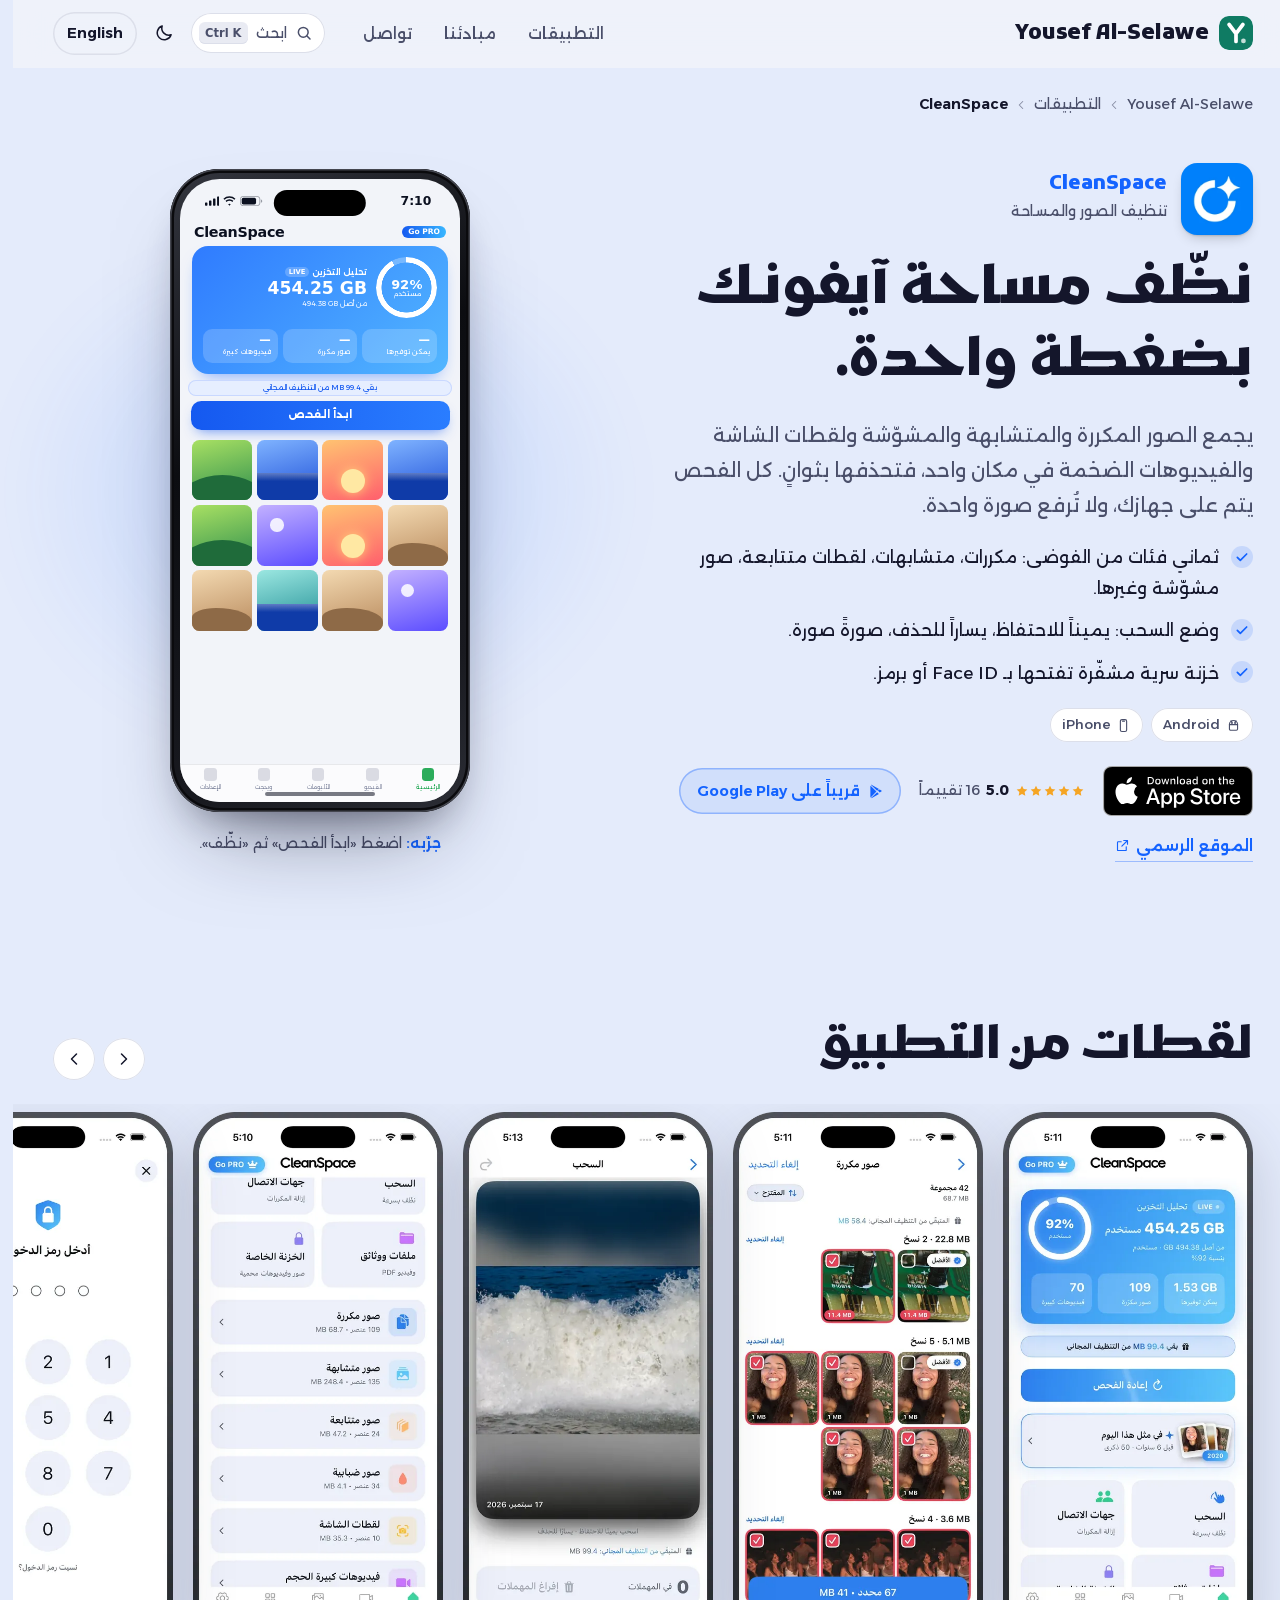
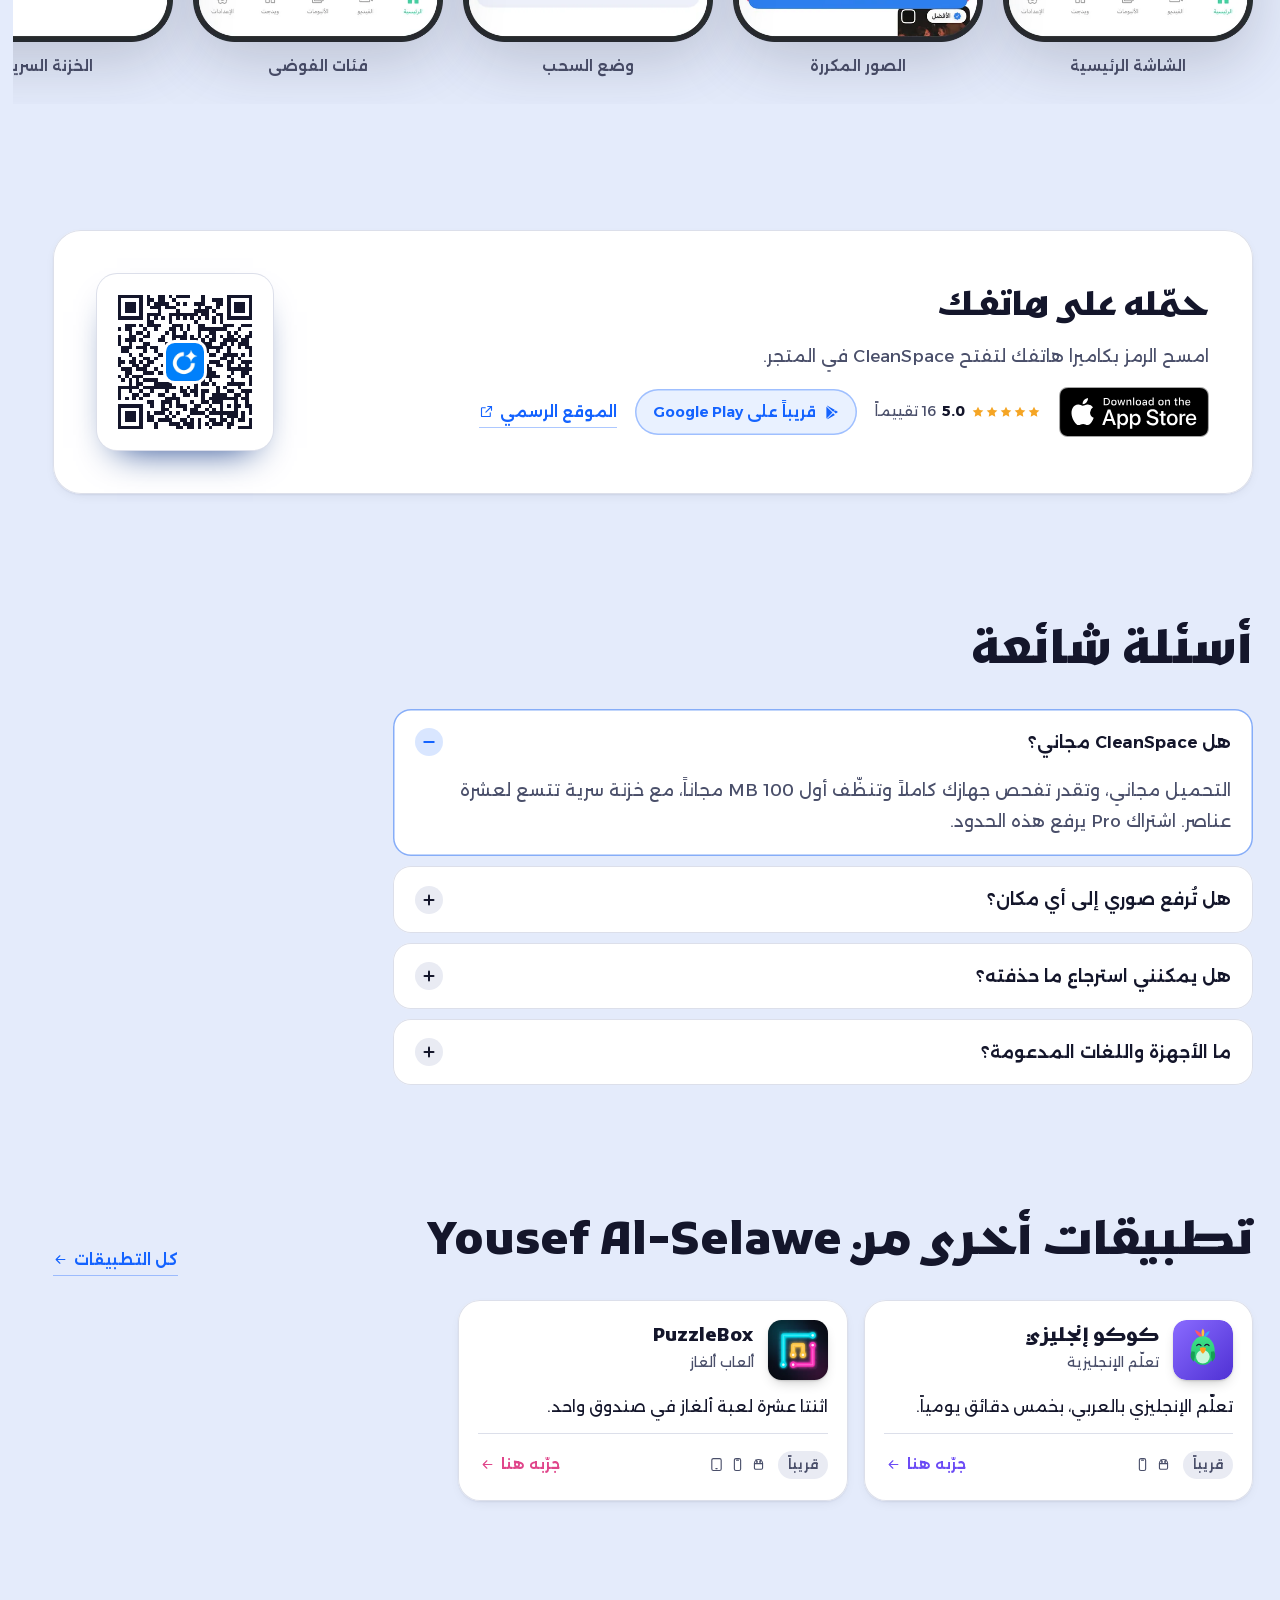
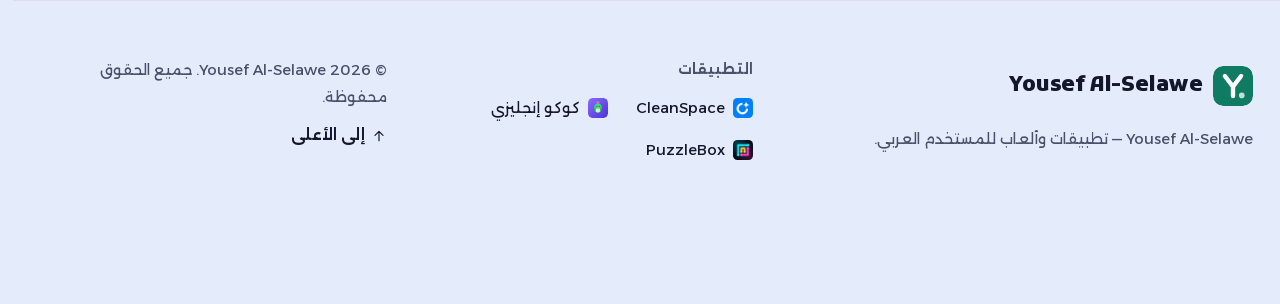
<file: ar/apps/cleanspace/index.html>
<!doctype html>
<html lang="ar" dir="rtl">
<head>
<meta charset="utf-8">
<meta name="viewport" content="width=device-width, initial-scale=1, viewport-fit=cover">
<title>CleanSpace — نظّف مساحة آيفونك بضغطة واحدة | Yousef Al-Selawe</title>
<meta name="description" content="يجمع الصور المكررة والمتشابهة والمشوّشة ولقطات الشاشة والفيديوهات الضخمة في مكان واحد، فتحذفها بثوانٍ. كل الفحص يتم على جهازك، ولا تُرفع صورة واحدة.">
<link rel="canonical" href="https://yousefselawe26.github.io/ar/apps/cleanspace/">
<link rel="alternate" hreflang="ar" href="https://yousefselawe26.github.io/ar/apps/cleanspace/">
<link rel="alternate" hreflang="en" href="https://yousefselawe26.github.io/en/apps/cleanspace/">
<link rel="alternate" hreflang="x-default" href="https://yousefselawe26.github.io/ar/apps/cleanspace/">
<meta property="og:type" content="website">
<meta property="og:site_name" content="Yousef Al-Selawe">
<meta property="og:title" content="CleanSpace — نظّف مساحة آيفونك بضغطة واحدة | Yousef Al-Selawe">
<meta property="og:description" content="يجمع الصور المكررة والمتشابهة والمشوّشة ولقطات الشاشة والفيديوهات الضخمة في مكان واحد، فتحذفها بثوانٍ. كل الفحص يتم على جهازك، ولا تُرفع صورة واحدة.">
<meta property="og:url" content="https://yousefselawe26.github.io/ar/apps/cleanspace/">
<meta property="og:image" content="https://yousefselawe26.github.io/og/apps/cleanspace-ar.png">
<meta property="og:image:width" content="1200">
<meta property="og:image:height" content="630">
<meta property="og:image:alt" content="Yousef Al-Selawe — كل تطبيقاتي في مكان واحد">
<meta property="og:locale" content="ar_JO">
<meta property="og:locale:alternate" content="en_US">
<meta name="twitter:card" content="summary_large_image">
<meta name="theme-color" content="#F3F4F9" media="(prefers-color-scheme: light)">
<meta name="theme-color" content="#0B0D16" media="(prefers-color-scheme: dark)">
<link rel="icon" href="/favicon.svg" type="image/svg+xml">
<link rel="icon" href="/favicon-48.png" sizes="48x48" type="image/png">
<link rel="apple-touch-icon" href="/apple-touch-icon.png">
<link rel="manifest" href="/site.webmanifest">
<link rel="preload" href="/fonts/kufam-arabic.woff2" as="font" type="font/woff2" crossorigin>
<link rel="preload" href="/fonts/alexandria-arabic.woff2" as="font" type="font/woff2" crossorigin>
<link rel="stylesheet" href="/assets/site.css?v=bbc7349735">
<script>
(function () {
  var d = document.documentElement, t = null;
  try { t = localStorage.getItem('sq-theme'); } catch (e) {}
  if (t !== 'light' && t !== 'dark') t = window.matchMedia('(prefers-color-scheme: dark)').matches ? 'dark' : 'light';
  d.setAttribute('data-theme', t);
  d.classList.add('js');
  // If the script never runs, show everything rather than leave it waiting to fade in.
  setTimeout(function () { if (!window.__sqReady) d.classList.remove('js'); }, 2500);
  try { localStorage.setItem('sq-lang', 'ar'); } catch (e) {}
})();
</script>
<script type="module" src="/assets/main.js?v=f5901ba729"></script>
<script type="application/ld+json">{"@context":"https://schema.org","@type":"MobileApplication","name":"CleanSpace","description":"يجمع الصور المكررة والمتشابهة والمشوّشة ولقطات الشاشة والفيديوهات الضخمة في مكان واحد، فتحذفها بثوانٍ. كل الفحص يتم على جهازك، ولا تُرفع صورة واحدة.","url":"https://yousefselawe26.github.io/ar/apps/cleanspace/","image":"https://yousefselawe26.github.io/img/apps/cleanspace.webp","applicationCategory":"UtilitiesApplication","operatingSystem":"Android, iPhone","inLanguage":"ar","publisher":{"@type":"Organization","name":"Yousef Al-Selawe","url":"https://yousefselawe26.github.io"},"installUrl":"https://apps.apple.com/app/id6790139624","offers":{"@type":"Offer","price":0,"priceCurrency":"USD"},"aggregateRating":{"@type":"AggregateRating","ratingValue":5,"ratingCount":16}}</script>
<script type="application/ld+json">{"@context":"https://schema.org","@type":"BreadcrumbList","itemListElement":[{"@type":"ListItem","position":1,"name":"Yousef Al-Selawe","item":"https://yousefselawe26.github.io/ar/"},{"@type":"ListItem","position":2,"name":"التطبيقات","item":"https://yousefselawe26.github.io/ar/#catalog"},{"@type":"ListItem","position":3,"name":"CleanSpace","item":"https://yousefselawe26.github.io/ar/apps/cleanspace/"}]}</script>
<script type="application/ld+json">{"@context":"https://schema.org","@type":"FAQPage","mainEntity":[{"@type":"Question","name":"هل CleanSpace مجاني؟","acceptedAnswer":{"@type":"Answer","text":"التحميل مجاني، وتقدر تفحص جهازك كاملاً وتنظّف أول 100 MB مجاناً، مع خزنة سرية تتسع لعشرة عناصر. اشتراك Pro يرفع هذه الحدود."}},{"@type":"Question","name":"هل تُرفع صوري إلى أي مكان؟","acceptedAnswer":{"@type":"Answer","text":"لا. الفحص والمقارنة يتمان على جهازك، ولا يحتاج التطبيق إلى حساب."}},{"@type":"Question","name":"هل يمكنني استرجاع ما حذفته؟","acceptedAnswer":{"@type":"Answer","text":"نعم. الحذف يمرّ عبر نظام iOS، فتنتقل الصور إلى ألبوم «المحذوفة مؤخراً» وتبقى هناك 30 يوماً قبل حذفها نهائياً."}},{"@type":"Question","name":"ما الأجهزة واللغات المدعومة؟","acceptedAnswer":{"@type":"Answer","text":"iPhone بنظام iOS 16 أو أحدث، بـ21 لغة منها العربية. ونسخة Android قادمة قريباً على Google Play."}}]}</script>
</head>
<body class="is-app-page" style="--c:#1463FF;--c-dark:#3B82FF">
<a class="skip" href="#main">تخطَّ إلى المحتوى</a>
<header class="nav" data-nav>
  <div class="wrap nav-inner">
    <a class="brand" href="/ar/" aria-label="Yousef Al-Selawe — الرئيسية"><svg class="logo-mark" width="34" height="34" viewBox="0 0 64 64" aria-hidden="true" focusable="false"><rect width="64" height="64" rx="16" fill="var(--brand)"/><path d="M19 16l13 17 13-17M32 33v15" fill="none" stroke="var(--brand-on)" stroke-width="7" stroke-linecap="round" stroke-linejoin="round"/><circle cx="46" cy="47" r="4.5" fill="var(--brand-on)" opacity=".75"/></svg><span class="brand-word">Yousef Al-Selawe</span></a>
    <nav class="nav-links" aria-label="التطبيقات">
      <a href="/ar/#catalog">التطبيقات</a>
      <a href="/ar/#principles">مبادئنا</a>
      <a href="/ar/#contact">تواصل</a>
    </nav>
    <div class="nav-tools">
      <button class="search-btn" type="button" data-palette-open aria-label="بحث سريع" aria-keyshortcuts="Meta+K Control+K">
        <svg class="icon" width="18" height="18" viewBox="0 0 24 24" fill="none" stroke="currentColor" stroke-width="2" stroke-linecap="round" aria-hidden="true"><circle cx="11" cy="11" r="6.5"/><path d="M16 16l4 4"/></svg>
        <span class="search-btn-text">ابحث</span><kbd data-shortcut>⌘K</kbd>
      </button>
      <button class="icon-btn theme-toggle" type="button" data-theme-toggle data-label-light="الوضع الفاتح" data-label-dark="الوضع الداكن" aria-label="الوضع الداكن"><svg class="icon i-moon" width="20" height="20" viewBox="0 0 24 24" fill="none" stroke="currentColor" stroke-width="1.8" stroke-linecap="round" stroke-linejoin="round" aria-hidden="true" focusable="false"><path d="M20.5 14.2A8.5 8.5 0 0 1 9.8 3.5a8.5 8.5 0 1 0 10.7 10.7z"/></svg><svg class="icon i-sun" width="20" height="20" viewBox="0 0 24 24" fill="none" stroke="currentColor" stroke-width="1.8" stroke-linecap="round" stroke-linejoin="round" aria-hidden="true" focusable="false"><circle cx="12" cy="12" r="4.2"/><path d="M12 2.5v2.2M12 19.3v2.2M4.6 4.6l1.6 1.6M17.8 17.8l1.6 1.6M2.5 12h2.2M19.3 12h2.2M4.6 19.4l1.6-1.6M17.8 6.2l1.6-1.6"/></svg></button>
      <a class="lang-switch" href="/en/apps/cleanspace/" hreflang="en" lang="en" data-lang="en">English</a>
    </div>
  </div>
</header>
<main id="main" class="app-page">
  <nav class="wrap crumbs" aria-label="مسار التنقل">
    <a href="/ar/">Yousef Al-Selawe</a><svg class="icon icon-flip" width="14" height="14" viewBox="0 0 24 24" fill="none" stroke="currentColor" stroke-width="1.8" stroke-linecap="round" stroke-linejoin="round" aria-hidden="true" focusable="false"><path d="M9 6l6 6-6 6"/></svg><a href="/ar/#catalog">التطبيقات</a><svg class="icon icon-flip" width="14" height="14" viewBox="0 0 24 24" fill="none" stroke="currentColor" stroke-width="1.8" stroke-linecap="round" stroke-linejoin="round" aria-hidden="true" focusable="false"><path d="M9 6l6 6-6 6"/></svg><span aria-current="page">CleanSpace</span>
  </nav>

  <section class="wrap ap-hero" aria-labelledby="ap-title">
    <div class="ap-copy">
      <div class="app-id">
        <img class="app-icon ap-icon" src="/img/apps/cleanspace.webp" alt="" width="72" height="72" fetchpriority="high">
        <div>
          <p class="app-name">CleanSpace</p>
          <p class="app-cat">تنظيف الصور والمساحة</p>
        </div>
      </div>
      <h1 class="display ap-title" id="ap-title"><span class="sr-only">CleanSpace: </span>نظّف مساحة آيفونك بضغطة واحدة.</h1>
      <p class="lead">يجمع الصور المكررة والمتشابهة والمشوّشة ولقطات الشاشة والفيديوهات الضخمة في مكان واحد، فتحذفها بثوانٍ. كل الفحص يتم على جهازك، ولا تُرفع صورة واحدة.</p>
      <ul class="app-features">
        <li><svg class="icon" width="16" height="16" viewBox="0 0 24 24" fill="none" stroke="currentColor" stroke-width="1.8" stroke-linecap="round" stroke-linejoin="round" aria-hidden="true" focusable="false"><path d="M5 12.5l4.5 4.5L19 7.5"/></svg><span>ثماني فئات من الفوضى: مكررات، متشابهات، لقطات متتابعة، صور مشوّشة وغيرها.</span></li>
        <li><svg class="icon" width="16" height="16" viewBox="0 0 24 24" fill="none" stroke="currentColor" stroke-width="1.8" stroke-linecap="round" stroke-linejoin="round" aria-hidden="true" focusable="false"><path d="M5 12.5l4.5 4.5L19 7.5"/></svg><span>وضع السحب: يميناً للاحتفاظ، يساراً للحذف، صورةً صورة.</span></li>
        <li><svg class="icon" width="16" height="16" viewBox="0 0 24 24" fill="none" stroke="currentColor" stroke-width="1.8" stroke-linecap="round" stroke-linejoin="round" aria-hidden="true" focusable="false"><path d="M5 12.5l4.5 4.5L19 7.5"/></svg><span>خزنة سرية مشفّرة تفتحها بـ Face ID أو برمز.</span></li>
      </ul>
      <ul class="chips" aria-label="يعمل على">
        <li><svg class="icon" width="15" height="15" viewBox="0 0 24 24" fill="none" stroke="currentColor" stroke-width="1.8" stroke-linecap="round" stroke-linejoin="round" aria-hidden="true" focusable="false"><path d="M5.5 10.5h13v7a2 2 0 0 1-2 2h-9a2 2 0 0 1-2-2z"/><path d="M5.5 10.5a6.5 6.5 0 0 1 13 0M8 4.5l1.5 2.2M16 4.5l-1.5 2.2"/><circle cx="9.5" cy="8" r=".6" fill="currentColor"/><circle cx="14.5" cy="8" r=".6" fill="currentColor"/></svg>Android</li><li><svg class="icon" width="15" height="15" viewBox="0 0 24 24" fill="none" stroke="currentColor" stroke-width="1.8" stroke-linecap="round" stroke-linejoin="round" aria-hidden="true" focusable="false"><rect x="7" y="2.5" width="10" height="19" rx="2.5"/><path d="M10.5 5h3"/></svg>iPhone</li>
      </ul>
      <div class="app-actions"><a class="store-badge" href="https://apps.apple.com/app/id6790139624" target="_blank" rel="noopener" aria-label="App Store — CleanSpace">
          <img class="badge-light" src="/img/badges/appstore-ar.svg" alt="" width="150" height="50">
          <img class="badge-dark" src="/img/badges/appstore-ar-white.svg" alt="" width="150" height="50">
        </a>
        <span class="rating" role="img" aria-label="التقييم 5.0 من 5 من 16 تقييماً"><span class="stars"><svg class="icon" width="14" height="14" viewBox="0 0 24 24" aria-hidden="true" focusable="false"><path fill="currentColor" d="M12 2.8l2.8 5.9 6.4.8-4.7 4.4 1.2 6.4L12 17.2l-5.7 3.1 1.2-6.4-4.7-4.4 6.4-.8z"/></svg><svg class="icon" width="14" height="14" viewBox="0 0 24 24" aria-hidden="true" focusable="false"><path fill="currentColor" d="M12 2.8l2.8 5.9 6.4.8-4.7 4.4 1.2 6.4L12 17.2l-5.7 3.1 1.2-6.4-4.7-4.4 6.4-.8z"/></svg><svg class="icon" width="14" height="14" viewBox="0 0 24 24" aria-hidden="true" focusable="false"><path fill="currentColor" d="M12 2.8l2.8 5.9 6.4.8-4.7 4.4 1.2 6.4L12 17.2l-5.7 3.1 1.2-6.4-4.7-4.4 6.4-.8z"/></svg><svg class="icon" width="14" height="14" viewBox="0 0 24 24" aria-hidden="true" focusable="false"><path fill="currentColor" d="M12 2.8l2.8 5.9 6.4.8-4.7 4.4 1.2 6.4L12 17.2l-5.7 3.1 1.2-6.4-4.7-4.4 6.4-.8z"/></svg><svg class="icon" width="14" height="14" viewBox="0 0 24 24" aria-hidden="true" focusable="false"><path fill="currentColor" d="M12 2.8l2.8 5.9 6.4.8-4.7 4.4 1.2 6.4L12 17.2l-5.7 3.1 1.2-6.4-4.7-4.4 6.4-.8z"/></svg></span><b dir="ltr">5.0</b><span>16 تقييماً</span></span>
        <span class="soon"><svg class="icon" width="15" height="15" viewBox="0 0 24 24" aria-hidden="true" focusable="false"><path fill="currentColor" d="M4.2 2.6c-.3.3-.4.7-.4 1.2v16.4c0 .5.1.9.4 1.2l9.3-9.4zM14.6 13.1l2.9 2.9-11.3 6.4c-.5.3-1 .3-1.4.1zM14.6 10.9L4.8 1.5c.4-.2.9-.2 1.4.1L17.5 8zM18.7 8.7l2.6 1.5c.9.5.9 1.3 0 1.8l-2.6 1.5-3.1-3z"/></svg>قريباً على Google Play</span>
        <a class="link-ext" href="https://cleaningspace.app" target="_blank" rel="noopener">الموقع الرسمي<svg class="icon" width="15" height="15" viewBox="0 0 24 24" fill="none" stroke="currentColor" stroke-width="1.8" stroke-linecap="round" stroke-linejoin="round" aria-hidden="true" focusable="false"><path d="M14 4h6v6M20 4l-9 9M18 14v5a1 1 0 0 1-1 1H5a1 1 0 0 1-1-1V7a1 1 0 0 1 1-1h5"/></svg></a></div>
      
    </div>
    <div class="app-stage">
      <div class="device device--phone " id="device-cleanspace" role="group" aria-label="تجربة تفاعلية لتطبيق CleanSpace" data-demo="cleanspace">
  <div class="screen demo-cleanspace">
    <div class="sb" aria-hidden="true"><span class="sb-time" data-clock>9:41</span><span class="sb-island"></span><span class="sb-right"><svg class="sb-icon" viewBox="0 0 18 12" aria-hidden="true"><g fill="currentColor"><rect x="0" y="8" width="3" height="4" rx=".8"/><rect x="5" y="5.5" width="3" height="6.5" rx=".8"/><rect x="10" y="3" width="3" height="9" rx=".8"/><rect x="15" y=".5" width="3" height="11.5" rx=".8"/></g></svg><svg class="sb-icon" viewBox="0 0 16 12" aria-hidden="true"><path fill="currentColor" d="M8 2.3c2.4 0 4.6.9 6.2 2.5l1.3-1.4A10.6 10.6 0 0 0 8 .3 10.6 10.6 0 0 0 .5 3.4l1.3 1.4A8.7 8.7 0 0 1 8 2.3zm0 3.7c1.4 0 2.7.5 3.6 1.4l1.3-1.4A7 7 0 0 0 8 4a7 7 0 0 0-4.9 2l1.3 1.4C5.3 6.5 6.6 6 8 6zm0 3.6c-.6 0-1.2.3-1.6.7L8 12l1.6-1.7c-.4-.4-1-.7-1.6-.7z"/></svg><svg class="sb-icon sb-battery" viewBox="0 0 27 12" aria-hidden="true"><rect x=".5" y=".5" width="23" height="11" rx="3.2" fill="none" stroke="currentColor" stroke-opacity=".4"/><rect x="2" y="2" width="17" height="8" rx="2" fill="currentColor"/><path d="M25 4v4c.8-.3 1.3-1.1 1.3-2S25.8 4.3 25 4z" fill="currentColor" fill-opacity=".45"/></svg></span></div>
    <div class="cs-top"><span class="cs-pro">Go PRO</span><span class="cs-logo" lang="en">CleanSpace</span></div>
    <div class="cs-card">
      <div class="cs-ring" data-cs-ring style="--v:.92"><span><b data-cs-pct dir="ltr">92%</b><small>مستخدم</small></span></div>
      <div class="cs-head">
        <span class="cs-title">تحليل التخزين <i class="cs-live" lang="en">LIVE</i></span>
        <b class="cs-used" dir="ltr" data-cs-used>454.25 GB</b>
        <small>من أصل <span dir="ltr">494.38 GB</span></small>
      </div>
      <div class="cs-stats">
        <div><b dir="ltr" data-cs-stat="save">—</b><span>يمكن توفيرها</span></div>
        <div><b dir="ltr" data-cs-stat="dupes">—</b><span>صور مكررة</span></div>
        <div><b dir="ltr" data-cs-stat="videos">—</b><span>فيديوهات كبيرة</span></div>
      </div>
    </div>
    <p class="cs-free">بقي 99.4 MB من التنظيف المجاني</p>
    <button class="cs-btn" type="button" data-cs-action data-state="idle">ابدأ الفحص</button>
    <ul class="cs-photos" data-cs-photos aria-hidden="true">
      <li class="cs-photo cs-sea" style="--a:#7FB3FF;--b:#1E4FD8"><i></i></li><li class="cs-photo cs-sunset" style="--a:#FFC371;--b:#FF5F6D"><i></i></li><li class="cs-photo cs-sea" style="--a:#7FB3FF;--b:#1E4FD8" data-dupe><i></i></li><li class="cs-photo cs-hill" style="--a:#A8E063;--b:#2F8F4E"><i></i></li><li class="cs-photo cs-sand" style="--a:#F3D9B1;--b:#B98B5E"><i></i></li><li class="cs-photo cs-sunset" style="--a:#FFC371;--b:#FF5F6D" data-dupe><i></i></li><li class="cs-photo cs-dusk" style="--a:#C3B1FF;--b:#5B4CFF"><i></i></li><li class="cs-photo cs-hill" style="--a:#A8E063;--b:#2F8F4E" data-dupe><i></i></li><li class="cs-photo cs-dusk" style="--a:#C3B1FF;--b:#5B4CFF" data-dupe><i></i></li><li class="cs-photo cs-sand" style="--a:#F3D9B1;--b:#B98B5E"><i></i></li><li class="cs-photo cs-sea" style="--a:#9BE7E1;--b:#1E8C93"><i></i></li><li class="cs-photo cs-sand" style="--a:#F3D9B1;--b:#B98B5E" data-dupe><i></i></li>
      <span class="cs-scanline"></span>
    </ul>
    <nav class="cs-tabs" aria-hidden="true"><span class="is-on"><i></i>الرئيسية</span><span><i></i>الفيديو</span><span><i></i>الألبومات</span><span><i></i>ويدجت</span><span><i></i>الإعدادات</span></nav>
    <div class="demo-toast" data-cs-toast role="status" aria-live="polite"></div>
  </div>
</div>
      <p class="demo-hint"><b>جرّبه:</b> اضغط «ابدأ الفحص» ثم «نظّف».</p>
    </div>
  </section>

  <section class="ap-shots" aria-labelledby="shots-title">
    <div class="wrap shots-head">
      <h2 class="h2" id="shots-title">لقطات من التطبيق</h2>
      <div class="shots-nav">
        <button type="button" class="icon-btn" data-shots-step="-1" aria-label="السابقة"><svg class="icon icon-flip" width="20" height="20" viewBox="0 0 24 24" fill="none" stroke="currentColor" stroke-width="1.8" stroke-linecap="round" stroke-linejoin="round" aria-hidden="true" focusable="false"><path d="M15 6l-6 6 6 6"/></svg></button>
        <button type="button" class="icon-btn" data-shots-step="1" aria-label="التالية"><svg class="icon icon-flip" width="20" height="20" viewBox="0 0 24 24" fill="none" stroke="currentColor" stroke-width="1.8" stroke-linecap="round" stroke-linejoin="round" aria-hidden="true" focusable="false"><path d="M9 6l6 6-6 6"/></svg></button>
      </div>
    </div>
    <div class="shots-track" data-shots tabindex="0" role="region" aria-label="لقطات شاشة CleanSpace">
      <figure class="shot">
        <img class="shot-light" src="/img/shots/cleanspace/home_ar_light.webp" alt="CleanSpace — الشاشة الرئيسية" width="480" height="1017" loading="lazy" decoding="async"><img class="shot-dark" src="/img/shots/cleanspace/home_ar_dark.webp" alt="CleanSpace — الشاشة الرئيسية" width="480" height="1017" loading="lazy" decoding="async">
        <figcaption>الشاشة الرئيسية</figcaption>
      </figure>
      <figure class="shot">
        <img class="shot-light" src="/img/shots/cleanspace/duplicates_ar_light.webp" alt="CleanSpace — الصور المكررة" width="480" height="1017" loading="lazy" decoding="async"><img class="shot-dark" src="/img/shots/cleanspace/duplicates_ar_dark.webp" alt="CleanSpace — الصور المكررة" width="480" height="1017" loading="lazy" decoding="async">
        <figcaption>الصور المكررة</figcaption>
      </figure>
      <figure class="shot">
        <img class="shot-light" src="/img/shots/cleanspace/swipe_ar_light.webp" alt="CleanSpace — وضع السحب" width="480" height="1017" loading="lazy" decoding="async"><img class="shot-dark" src="/img/shots/cleanspace/swipe_ar_dark.webp" alt="CleanSpace — وضع السحب" width="480" height="1017" loading="lazy" decoding="async">
        <figcaption>وضع السحب</figcaption>
      </figure>
      <figure class="shot">
        <img class="shot-light" src="/img/shots/cleanspace/categories_ar_light.webp" alt="CleanSpace — فئات الفوضى" width="480" height="1017" loading="lazy" decoding="async"><img class="shot-dark" src="/img/shots/cleanspace/categories_ar_dark.webp" alt="CleanSpace — فئات الفوضى" width="480" height="1017" loading="lazy" decoding="async">
        <figcaption>فئات الفوضى</figcaption>
      </figure>
      <figure class="shot">
        <img class="shot-light" src="/img/shots/cleanspace/vault_ar_light.webp" alt="CleanSpace — الخزنة السرية" width="480" height="1017" loading="lazy" decoding="async"><img class="shot-dark" src="/img/shots/cleanspace/vault_ar_dark.webp" alt="CleanSpace — الخزنة السرية" width="480" height="1017" loading="lazy" decoding="async">
        <figcaption>الخزنة السرية</figcaption>
      </figure>
      <figure class="shot">
        <img class="shot-light" src="/img/shots/cleanspace/widgets_ar_light.webp" alt="CleanSpace — الويدجت" width="480" height="1017" loading="lazy" decoding="async"><img class="shot-dark" src="/img/shots/cleanspace/widgets_ar_dark.webp" alt="CleanSpace — الويدجت" width="480" height="1017" loading="lazy" decoding="async">
        <figcaption>الويدجت</figcaption>
      </figure>
    </div>
  </section>
  <section class="wrap ap-get" aria-labelledby="get-title">
    <div class="get-card">
      <div class="get-copy">
        <h2 class="get-title" id="get-title">حمّله على هاتفك</h2>
        <p class="get-qr-text">امسح الرمز بكاميرا هاتفك لتفتح CleanSpace في المتجر.</p>
        <div class="app-actions"><a class="store-badge" href="https://apps.apple.com/app/id6790139624" target="_blank" rel="noopener" aria-label="App Store — CleanSpace">
          <img class="badge-light" src="/img/badges/appstore-ar.svg" alt="" width="150" height="50">
          <img class="badge-dark" src="/img/badges/appstore-ar-white.svg" alt="" width="150" height="50">
        </a>
        <span class="rating" role="img" aria-label="التقييم 5.0 من 5 من 16 تقييماً"><span class="stars"><svg class="icon" width="14" height="14" viewBox="0 0 24 24" aria-hidden="true" focusable="false"><path fill="currentColor" d="M12 2.8l2.8 5.9 6.4.8-4.7 4.4 1.2 6.4L12 17.2l-5.7 3.1 1.2-6.4-4.7-4.4 6.4-.8z"/></svg><svg class="icon" width="14" height="14" viewBox="0 0 24 24" aria-hidden="true" focusable="false"><path fill="currentColor" d="M12 2.8l2.8 5.9 6.4.8-4.7 4.4 1.2 6.4L12 17.2l-5.7 3.1 1.2-6.4-4.7-4.4 6.4-.8z"/></svg><svg class="icon" width="14" height="14" viewBox="0 0 24 24" aria-hidden="true" focusable="false"><path fill="currentColor" d="M12 2.8l2.8 5.9 6.4.8-4.7 4.4 1.2 6.4L12 17.2l-5.7 3.1 1.2-6.4-4.7-4.4 6.4-.8z"/></svg><svg class="icon" width="14" height="14" viewBox="0 0 24 24" aria-hidden="true" focusable="false"><path fill="currentColor" d="M12 2.8l2.8 5.9 6.4.8-4.7 4.4 1.2 6.4L12 17.2l-5.7 3.1 1.2-6.4-4.7-4.4 6.4-.8z"/></svg><svg class="icon" width="14" height="14" viewBox="0 0 24 24" aria-hidden="true" focusable="false"><path fill="currentColor" d="M12 2.8l2.8 5.9 6.4.8-4.7 4.4 1.2 6.4L12 17.2l-5.7 3.1 1.2-6.4-4.7-4.4 6.4-.8z"/></svg></span><b dir="ltr">5.0</b><span>16 تقييماً</span></span>
        <span class="soon"><svg class="icon" width="15" height="15" viewBox="0 0 24 24" aria-hidden="true" focusable="false"><path fill="currentColor" d="M4.2 2.6c-.3.3-.4.7-.4 1.2v16.4c0 .5.1.9.4 1.2l9.3-9.4zM14.6 13.1l2.9 2.9-11.3 6.4c-.5.3-1 .3-1.4.1zM14.6 10.9L4.8 1.5c.4-.2.9-.2 1.4.1L17.5 8zM18.7 8.7l2.6 1.5c.9.5.9 1.3 0 1.8l-2.6 1.5-3.1-3z"/></svg>قريباً على Google Play</span>
        <a class="link-ext" href="https://cleaningspace.app" target="_blank" rel="noopener">الموقع الرسمي<svg class="icon" width="15" height="15" viewBox="0 0 24 24" fill="none" stroke="currentColor" stroke-width="1.8" stroke-linecap="round" stroke-linejoin="round" aria-hidden="true" focusable="false"><path d="M14 4h6v6M20 4l-9 9M18 14v5a1 1 0 0 1-1 1H5a1 1 0 0 1-1-1V7a1 1 0 0 1 1-1h5"/></svg></a></div>
      </div>
      <div class="get-qr">
        <svg class="qr" viewBox="-4 -4 45 45" shape-rendering="crispEdges" role="img" aria-label="رمز QR لتطبيق CleanSpace"><path fill="currentColor" d="M0 0h1v1h-1zM1 0h1v1h-1zM2 0h1v1h-1zM3 0h1v1h-1zM4 0h1v1h-1zM5 0h1v1h-1zM6 0h1v1h-1zM8 0h1v1h-1zM11 0h1v1h-1zM12 0h1v1h-1zM14 0h1v1h-1zM16 0h1v1h-1zM17 0h1v1h-1zM18 0h1v1h-1zM19 0h1v1h-1zM23 0h1v1h-1zM30 0h1v1h-1zM31 0h1v1h-1zM32 0h1v1h-1zM33 0h1v1h-1zM34 0h1v1h-1zM35 0h1v1h-1zM36 0h1v1h-1zM0 1h1v1h-1zM6 1h1v1h-1zM8 1h1v1h-1zM9 1h1v1h-1zM11 1h1v1h-1zM12 1h1v1h-1zM15 1h1v1h-1zM23 1h1v1h-1zM26 1h1v1h-1zM27 1h1v1h-1zM28 1h1v1h-1zM30 1h1v1h-1zM36 1h1v1h-1zM0 2h1v1h-1zM2 2h1v1h-1zM3 2h1v1h-1zM4 2h1v1h-1zM6 2h1v1h-1zM8 2h1v1h-1zM10 2h1v1h-1zM11 2h1v1h-1zM12 2h1v1h-1zM13 2h1v1h-1zM16 2h1v1h-1zM18 2h1v1h-1zM21 2h1v1h-1zM22 2h1v1h-1zM23 2h1v1h-1zM27 2h1v1h-1zM28 2h1v1h-1zM30 2h1v1h-1zM32 2h1v1h-1zM33 2h1v1h-1zM34 2h1v1h-1zM36 2h1v1h-1zM0 3h1v1h-1zM2 3h1v1h-1zM3 3h1v1h-1zM4 3h1v1h-1zM6 3h1v1h-1zM9 3h1v1h-1zM10 3h1v1h-1zM11 3h1v1h-1zM13 3h1v1h-1zM14 3h1v1h-1zM15 3h1v1h-1zM22 3h1v1h-1zM24 3h1v1h-1zM25 3h1v1h-1zM27 3h1v1h-1zM30 3h1v1h-1zM32 3h1v1h-1zM33 3h1v1h-1zM34 3h1v1h-1zM36 3h1v1h-1zM0 4h1v1h-1zM2 4h1v1h-1zM3 4h1v1h-1zM4 4h1v1h-1zM6 4h1v1h-1zM11 4h1v1h-1zM16 4h1v1h-1zM21 4h1v1h-1zM22 4h1v1h-1zM23 4h1v1h-1zM24 4h1v1h-1zM26 4h1v1h-1zM30 4h1v1h-1zM32 4h1v1h-1zM33 4h1v1h-1zM34 4h1v1h-1zM36 4h1v1h-1zM0 5h1v1h-1zM6 5h1v1h-1zM8 5h1v1h-1zM9 5h1v1h-1zM10 5h1v1h-1zM11 5h1v1h-1zM14 5h1v1h-1zM15 5h1v1h-1zM16 5h1v1h-1zM17 5h1v1h-1zM18 5h1v1h-1zM19 5h1v1h-1zM20 5h1v1h-1zM21 5h1v1h-1zM23 5h1v1h-1zM24 5h1v1h-1zM27 5h1v1h-1zM28 5h1v1h-1zM30 5h1v1h-1zM36 5h1v1h-1zM0 6h1v1h-1zM1 6h1v1h-1zM2 6h1v1h-1zM3 6h1v1h-1zM4 6h1v1h-1zM5 6h1v1h-1zM6 6h1v1h-1zM8 6h1v1h-1zM10 6h1v1h-1zM12 6h1v1h-1zM14 6h1v1h-1zM16 6h1v1h-1zM18 6h1v1h-1zM20 6h1v1h-1zM22 6h1v1h-1zM24 6h1v1h-1zM26 6h1v1h-1zM28 6h1v1h-1zM30 6h1v1h-1zM31 6h1v1h-1zM32 6h1v1h-1zM33 6h1v1h-1zM34 6h1v1h-1zM35 6h1v1h-1zM36 6h1v1h-1zM8 7h1v1h-1zM9 7h1v1h-1zM14 7h1v1h-1zM21 7h1v1h-1zM26 7h1v1h-1zM28 7h1v1h-1zM2 8h1v1h-1zM3 8h1v1h-1zM4 8h1v1h-1zM6 8h1v1h-1zM8 8h1v1h-1zM9 8h1v1h-1zM10 8h1v1h-1zM11 8h1v1h-1zM15 8h1v1h-1zM16 8h1v1h-1zM17 8h1v1h-1zM19 8h1v1h-1zM22 8h1v1h-1zM23 8h1v1h-1zM29 8h1v1h-1zM30 8h1v1h-1zM31 8h1v1h-1zM34 8h1v1h-1zM35 8h1v1h-1zM36 8h1v1h-1zM0 9h1v1h-1zM2 9h1v1h-1zM3 9h1v1h-1zM7 9h1v1h-1zM10 9h1v1h-1zM14 9h1v1h-1zM15 9h1v1h-1zM17 9h1v1h-1zM19 9h1v1h-1zM22 9h1v1h-1zM23 9h1v1h-1zM24 9h1v1h-1zM25 9h1v1h-1zM26 9h1v1h-1zM27 9h1v1h-1zM28 9h1v1h-1zM29 9h1v1h-1zM33 9h1v1h-1zM3 10h1v1h-1zM5 10h1v1h-1zM6 10h1v1h-1zM8 10h1v1h-1zM13 10h1v1h-1zM15 10h1v1h-1zM18 10h1v1h-1zM22 10h1v1h-1zM25 10h1v1h-1zM26 10h1v1h-1zM30 10h1v1h-1zM32 10h1v1h-1zM36 10h1v1h-1zM0 11h1v1h-1zM3 11h1v1h-1zM4 11h1v1h-1zM7 11h1v1h-1zM8 11h1v1h-1zM12 11h1v1h-1zM15 11h1v1h-1zM16 11h1v1h-1zM17 11h1v1h-1zM18 11h1v1h-1zM20 11h1v1h-1zM22 11h1v1h-1zM24 11h1v1h-1zM26 11h1v1h-1zM28 11h1v1h-1zM30 11h1v1h-1zM31 11h1v1h-1zM33 11h1v1h-1zM35 11h1v1h-1zM36 11h1v1h-1zM0 12h1v1h-1zM2 12h1v1h-1zM3 12h1v1h-1zM4 12h1v1h-1zM6 12h1v1h-1zM11 12h1v1h-1zM12 12h1v1h-1zM15 12h1v1h-1zM17 12h1v1h-1zM18 12h1v1h-1zM20 12h1v1h-1zM21 12h1v1h-1zM23 12h1v1h-1zM25 12h1v1h-1zM26 12h1v1h-1zM29 12h1v1h-1zM30 12h1v1h-1zM31 12h1v1h-1zM32 12h1v1h-1zM34 12h1v1h-1zM35 12h1v1h-1zM0 13h1v1h-1zM3 13h1v1h-1zM7 13h1v1h-1zM8 13h1v1h-1zM13 13h1v1h-1zM14 13h1v1h-1zM15 13h1v1h-1zM16 13h1v1h-1zM17 13h1v1h-1zM18 13h1v1h-1zM21 13h1v1h-1zM22 13h1v1h-1zM23 13h1v1h-1zM24 13h1v1h-1zM25 13h1v1h-1zM28 13h1v1h-1zM29 13h1v1h-1zM31 13h1v1h-1zM33 13h1v1h-1zM34 13h1v1h-1zM35 13h1v1h-1zM1 14h1v1h-1zM2 14h1v1h-1zM3 14h1v1h-1zM5 14h1v1h-1zM6 14h1v1h-1zM7 14h1v1h-1zM9 14h1v1h-1zM10 14h1v1h-1zM13 14h1v1h-1zM23 14h1v1h-1zM24 14h1v1h-1zM25 14h1v1h-1zM26 14h1v1h-1zM27 14h1v1h-1zM28 14h1v1h-1zM30 14h1v1h-1zM33 14h1v1h-1zM35 14h1v1h-1zM36 14h1v1h-1zM1 15h1v1h-1zM2 15h1v1h-1zM7 15h1v1h-1zM10 15h1v1h-1zM13 15h1v1h-1zM24 15h1v1h-1zM27 15h1v1h-1zM30 15h1v1h-1zM36 15h1v1h-1zM3 16h1v1h-1zM6 16h1v1h-1zM11 16h1v1h-1zM12 16h1v1h-1zM13 16h1v1h-1zM23 16h1v1h-1zM25 16h1v1h-1zM26 16h1v1h-1zM29 16h1v1h-1zM30 16h1v1h-1zM31 16h1v1h-1zM32 16h1v1h-1zM34 16h1v1h-1zM36 16h1v1h-1zM0 17h1v1h-1zM4 17h1v1h-1zM7 17h1v1h-1zM8 17h1v1h-1zM10 17h1v1h-1zM13 17h1v1h-1zM22 17h1v1h-1zM23 17h1v1h-1zM28 17h1v1h-1zM29 17h1v1h-1zM31 17h1v1h-1zM33 17h1v1h-1zM0 18h1v1h-1zM1 18h1v1h-1zM3 18h1v1h-1zM4 18h1v1h-1zM6 18h1v1h-1zM8 18h1v1h-1zM9 18h1v1h-1zM22 18h1v1h-1zM23 18h1v1h-1zM25 18h1v1h-1zM26 18h1v1h-1zM27 18h1v1h-1zM30 18h1v1h-1zM31 18h1v1h-1zM34 18h1v1h-1zM35 18h1v1h-1zM36 18h1v1h-1zM0 19h1v1h-1zM4 19h1v1h-1zM5 19h1v1h-1zM7 19h1v1h-1zM8 19h1v1h-1zM12 19h1v1h-1zM13 19h1v1h-1zM23 19h1v1h-1zM24 19h1v1h-1zM27 19h1v1h-1zM28 19h1v1h-1zM30 19h1v1h-1zM33 19h1v1h-1zM35 19h1v1h-1zM1 20h1v1h-1zM2 20h1v1h-1zM3 20h1v1h-1zM5 20h1v1h-1zM6 20h1v1h-1zM7 20h1v1h-1zM10 20h1v1h-1zM24 20h1v1h-1zM25 20h1v1h-1zM30 20h1v1h-1zM31 20h1v1h-1zM32 20h1v1h-1zM33 20h1v1h-1zM34 20h1v1h-1zM35 20h1v1h-1zM36 20h1v1h-1zM2 21h1v1h-1zM3 21h1v1h-1zM7 21h1v1h-1zM8 21h1v1h-1zM9 21h1v1h-1zM11 21h1v1h-1zM12 21h1v1h-1zM13 21h1v1h-1zM23 21h1v1h-1zM24 21h1v1h-1zM25 21h1v1h-1zM26 21h1v1h-1zM31 21h1v1h-1zM34 21h1v1h-1zM35 21h1v1h-1zM0 22h1v1h-1zM2 22h1v1h-1zM4 22h1v1h-1zM5 22h1v1h-1zM6 22h1v1h-1zM13 22h1v1h-1zM14 22h1v1h-1zM16 22h1v1h-1zM17 22h1v1h-1zM20 22h1v1h-1zM22 22h1v1h-1zM23 22h1v1h-1zM24 22h1v1h-1zM25 22h1v1h-1zM26 22h1v1h-1zM27 22h1v1h-1zM30 22h1v1h-1zM34 22h1v1h-1zM36 22h1v1h-1zM1 23h1v1h-1zM3 23h1v1h-1zM5 23h1v1h-1zM7 23h1v1h-1zM8 23h1v1h-1zM9 23h1v1h-1zM10 23h1v1h-1zM19 23h1v1h-1zM21 23h1v1h-1zM23 23h1v1h-1zM25 23h1v1h-1zM31 23h1v1h-1zM36 23h1v1h-1zM3 24h1v1h-1zM5 24h1v1h-1zM6 24h1v1h-1zM10 24h1v1h-1zM11 24h1v1h-1zM12 24h1v1h-1zM13 24h1v1h-1zM14 24h1v1h-1zM21 24h1v1h-1zM23 24h1v1h-1zM24 24h1v1h-1zM26 24h1v1h-1zM30 24h1v1h-1zM31 24h1v1h-1zM32 24h1v1h-1zM33 24h1v1h-1zM34 24h1v1h-1zM36 24h1v1h-1zM0 25h1v1h-1zM1 25h1v1h-1zM2 25h1v1h-1zM3 25h1v1h-1zM4 25h1v1h-1zM5 25h1v1h-1zM7 25h1v1h-1zM8 25h1v1h-1zM9 25h1v1h-1zM10 25h1v1h-1zM11 25h1v1h-1zM12 25h1v1h-1zM13 25h1v1h-1zM14 25h1v1h-1zM15 25h1v1h-1zM17 25h1v1h-1zM19 25h1v1h-1zM21 25h1v1h-1zM27 25h1v1h-1zM29 25h1v1h-1zM33 25h1v1h-1zM0 26h1v1h-1zM3 26h1v1h-1zM6 26h1v1h-1zM9 26h1v1h-1zM13 26h1v1h-1zM17 26h1v1h-1zM18 26h1v1h-1zM20 26h1v1h-1zM21 26h1v1h-1zM23 26h1v1h-1zM24 26h1v1h-1zM27 26h1v1h-1zM30 26h1v1h-1zM31 26h1v1h-1zM34 26h1v1h-1zM35 26h1v1h-1zM36 26h1v1h-1zM0 27h1v1h-1zM4 27h1v1h-1zM5 27h1v1h-1zM7 27h1v1h-1zM8 27h1v1h-1zM11 27h1v1h-1zM12 27h1v1h-1zM15 27h1v1h-1zM18 27h1v1h-1zM19 27h1v1h-1zM21 27h1v1h-1zM23 27h1v1h-1zM26 27h1v1h-1zM27 27h1v1h-1zM28 27h1v1h-1zM29 27h1v1h-1zM32 27h1v1h-1zM33 27h1v1h-1zM35 27h1v1h-1zM0 28h1v1h-1zM2 28h1v1h-1zM4 28h1v1h-1zM6 28h1v1h-1zM13 28h1v1h-1zM14 28h1v1h-1zM15 28h1v1h-1zM16 28h1v1h-1zM23 28h1v1h-1zM25 28h1v1h-1zM26 28h1v1h-1zM27 28h1v1h-1zM28 28h1v1h-1zM29 28h1v1h-1zM30 28h1v1h-1zM31 28h1v1h-1zM32 28h1v1h-1zM34 28h1v1h-1zM35 28h1v1h-1zM8 29h1v1h-1zM9 29h1v1h-1zM12 29h1v1h-1zM13 29h1v1h-1zM14 29h1v1h-1zM16 29h1v1h-1zM20 29h1v1h-1zM23 29h1v1h-1zM24 29h1v1h-1zM26 29h1v1h-1zM27 29h1v1h-1zM28 29h1v1h-1zM32 29h1v1h-1zM35 29h1v1h-1zM0 30h1v1h-1zM1 30h1v1h-1zM2 30h1v1h-1zM3 30h1v1h-1zM4 30h1v1h-1zM5 30h1v1h-1zM6 30h1v1h-1zM9 30h1v1h-1zM12 30h1v1h-1zM14 30h1v1h-1zM16 30h1v1h-1zM17 30h1v1h-1zM18 30h1v1h-1zM21 30h1v1h-1zM22 30h1v1h-1zM25 30h1v1h-1zM28 30h1v1h-1zM30 30h1v1h-1zM32 30h1v1h-1zM33 30h1v1h-1zM35 30h1v1h-1zM36 30h1v1h-1zM0 31h1v1h-1zM6 31h1v1h-1zM12 31h1v1h-1zM13 31h1v1h-1zM18 31h1v1h-1zM20 31h1v1h-1zM21 31h1v1h-1zM24 31h1v1h-1zM26 31h1v1h-1zM28 31h1v1h-1zM32 31h1v1h-1zM36 31h1v1h-1zM0 32h1v1h-1zM2 32h1v1h-1zM3 32h1v1h-1zM4 32h1v1h-1zM6 32h1v1h-1zM8 32h1v1h-1zM10 32h1v1h-1zM11 32h1v1h-1zM12 32h1v1h-1zM14 32h1v1h-1zM16 32h1v1h-1zM20 32h1v1h-1zM21 32h1v1h-1zM22 32h1v1h-1zM23 32h1v1h-1zM25 32h1v1h-1zM26 32h1v1h-1zM27 32h1v1h-1zM28 32h1v1h-1zM29 32h1v1h-1zM30 32h1v1h-1zM31 32h1v1h-1zM32 32h1v1h-1zM34 32h1v1h-1zM36 32h1v1h-1zM0 33h1v1h-1zM2 33h1v1h-1zM3 33h1v1h-1zM4 33h1v1h-1zM6 33h1v1h-1zM8 33h1v1h-1zM9 33h1v1h-1zM13 33h1v1h-1zM15 33h1v1h-1zM19 33h1v1h-1zM24 33h1v1h-1zM28 33h1v1h-1zM30 33h1v1h-1zM31 33h1v1h-1zM32 33h1v1h-1zM34 33h1v1h-1zM0 34h1v1h-1zM2 34h1v1h-1zM3 34h1v1h-1zM4 34h1v1h-1zM6 34h1v1h-1zM8 34h1v1h-1zM9 34h1v1h-1zM11 34h1v1h-1zM12 34h1v1h-1zM13 34h1v1h-1zM14 34h1v1h-1zM17 34h1v1h-1zM18 34h1v1h-1zM20 34h1v1h-1zM22 34h1v1h-1zM25 34h1v1h-1zM26 34h1v1h-1zM28 34h1v1h-1zM29 34h1v1h-1zM31 34h1v1h-1zM33 34h1v1h-1zM34 34h1v1h-1zM36 34h1v1h-1zM0 35h1v1h-1zM6 35h1v1h-1zM10 35h1v1h-1zM14 35h1v1h-1zM15 35h1v1h-1zM16 35h1v1h-1zM18 35h1v1h-1zM19 35h1v1h-1zM20 35h1v1h-1zM22 35h1v1h-1zM24 35h1v1h-1zM26 35h1v1h-1zM27 35h1v1h-1zM28 35h1v1h-1zM30 35h1v1h-1zM31 35h1v1h-1zM36 35h1v1h-1zM0 36h1v1h-1zM1 36h1v1h-1zM2 36h1v1h-1zM3 36h1v1h-1zM4 36h1v1h-1zM5 36h1v1h-1zM6 36h1v1h-1zM10 36h1v1h-1zM16 36h1v1h-1zM17 36h1v1h-1zM19 36h1v1h-1zM20 36h1v1h-1zM22 36h1v1h-1zM25 36h1v1h-1zM30 36h1v1h-1zM33 36h1v1h-1zM34 36h1v1h-1zM35 36h1v1h-1zM36 36h1v1h-1z"/></svg>
        <img class="app-icon" src="/img/apps/cleanspace.webp" alt="" width="48" height="48" loading="lazy">
      </div>
    </div>
  </section>

  <section class="wrap ap-faq" aria-labelledby="faq-title">
    <h2 class="h2" id="faq-title">أسئلة شائعة</h2>
    <div class="faq-list">
      <details class="faq" open>
        <summary>هل CleanSpace مجاني؟<span class="faq-mark" aria-hidden="true"></span></summary>
        <p>التحميل مجاني، وتقدر تفحص جهازك كاملاً وتنظّف أول 100 MB مجاناً، مع خزنة سرية تتسع لعشرة عناصر. اشتراك Pro يرفع هذه الحدود.</p>
      </details>
      <details class="faq">
        <summary>هل تُرفع صوري إلى أي مكان؟<span class="faq-mark" aria-hidden="true"></span></summary>
        <p>لا. الفحص والمقارنة يتمان على جهازك، ولا يحتاج التطبيق إلى حساب.</p>
      </details>
      <details class="faq">
        <summary>هل يمكنني استرجاع ما حذفته؟<span class="faq-mark" aria-hidden="true"></span></summary>
        <p>نعم. الحذف يمرّ عبر نظام iOS، فتنتقل الصور إلى ألبوم «المحذوفة مؤخراً» وتبقى هناك 30 يوماً قبل حذفها نهائياً.</p>
      </details>
      <details class="faq">
        <summary>ما الأجهزة واللغات المدعومة؟<span class="faq-mark" aria-hidden="true"></span></summary>
        <p>iPhone بنظام iOS 16 أو أحدث، بـ21 لغة منها العربية. ونسخة Android قادمة قريباً على Google Play.</p>
      </details>
    </div>
  </section>

  <section class="wrap ap-more" aria-labelledby="more-title">
    <div class="more-head">
      <h2 class="h2" id="more-title">تطبيقات أخرى من Yousef Al-Selawe</h2>
      <a class="link-ext" href="/ar/#catalog">كل التطبيقات<svg class="icon icon-flip" width="15" height="15" viewBox="0 0 24 24" fill="none" stroke="currentColor" stroke-width="1.8" stroke-linecap="round" stroke-linejoin="round" aria-hidden="true" focusable="false"><path d="M5 12h14M13 6l6 6-6 6"/></svg></a>
    </div>
    <ul class="catalog-grid">
      <li class="app-card" id="card-cocoenglish" data-group="education" data-search="coco english كوكو إنجليزي تعلّم الإنجليزية تعليم" style="--c:#6C4CF5;--c-dark:#A08CFF">
        <img class="app-icon" src="/img/apps/cocoenglish.svg" alt="" width="64" height="64" loading="lazy">
        <span class="app-card-body">
          <a class="app-card-name" href="/ar/apps/cocoenglish/">كوكو إنجليزي</a>
          <span class="app-card-cat">تعلّم الإنجليزية</span>
        </span>
        <span class="app-card-line">تعلّم الإنجليزي بالعربي، بخمس دقائق يومياً.</span>
        <span class="app-card-foot">
          <span class="status">قريباً</span>
          <span class="app-card-platforms" aria-hidden="true"><svg class="icon" width="15" height="15" viewBox="0 0 24 24" fill="none" stroke="currentColor" stroke-width="1.8" stroke-linecap="round" stroke-linejoin="round" aria-hidden="true" focusable="false"><path d="M5.5 10.5h13v7a2 2 0 0 1-2 2h-9a2 2 0 0 1-2-2z"/><path d="M5.5 10.5a6.5 6.5 0 0 1 13 0M8 4.5l1.5 2.2M16 4.5l-1.5 2.2"/><circle cx="9.5" cy="8" r=".6" fill="currentColor"/><circle cx="14.5" cy="8" r=".6" fill="currentColor"/></svg><svg class="icon" width="15" height="15" viewBox="0 0 24 24" fill="none" stroke="currentColor" stroke-width="1.8" stroke-linecap="round" stroke-linejoin="round" aria-hidden="true" focusable="false"><rect x="7" y="2.5" width="10" height="19" rx="2.5"/><path d="M10.5 5h3"/></svg></span>
          <a class="app-card-try" href="/ar/#app-cocoenglish">جرّبه هنا<svg class="icon icon-flip" width="15" height="15" viewBox="0 0 24 24" fill="none" stroke="currentColor" stroke-width="1.8" stroke-linecap="round" stroke-linejoin="round" aria-hidden="true" focusable="false"><path d="M5 12h14M13 6l6 6-6 6"/></svg></a>
        </span>
      </li>
      <li class="app-card" id="card-puzzlebox" data-group="games" data-search="puzzlebox puzzlebox ألعاب ألغاز ألعاب" style="--c:#E0458A;--c-dark:#FF77B4">
        <img class="app-icon" src="/img/apps/puzzlebox.webp" alt="" width="64" height="64" loading="lazy">
        <span class="app-card-body">
          <a class="app-card-name" href="/ar/apps/puzzlebox/">PuzzleBox</a>
          <span class="app-card-cat">ألعاب ألغاز</span>
        </span>
        <span class="app-card-line">اثنتا عشرة لعبة ألغاز في صندوق واحد.</span>
        <span class="app-card-foot">
          <span class="status">قريباً</span>
          <span class="app-card-platforms" aria-hidden="true"><svg class="icon" width="15" height="15" viewBox="0 0 24 24" fill="none" stroke="currentColor" stroke-width="1.8" stroke-linecap="round" stroke-linejoin="round" aria-hidden="true" focusable="false"><path d="M5.5 10.5h13v7a2 2 0 0 1-2 2h-9a2 2 0 0 1-2-2z"/><path d="M5.5 10.5a6.5 6.5 0 0 1 13 0M8 4.5l1.5 2.2M16 4.5l-1.5 2.2"/><circle cx="9.5" cy="8" r=".6" fill="currentColor"/><circle cx="14.5" cy="8" r=".6" fill="currentColor"/></svg><svg class="icon" width="15" height="15" viewBox="0 0 24 24" fill="none" stroke="currentColor" stroke-width="1.8" stroke-linecap="round" stroke-linejoin="round" aria-hidden="true" focusable="false"><rect x="7" y="2.5" width="10" height="19" rx="2.5"/><path d="M10.5 5h3"/></svg><svg class="icon" width="15" height="15" viewBox="0 0 24 24" fill="none" stroke="currentColor" stroke-width="1.8" stroke-linecap="round" stroke-linejoin="round" aria-hidden="true" focusable="false"><rect x="4.5" y="2.5" width="15" height="19" rx="2.5"/><path d="M11 18.5h2"/></svg></span>
          <a class="app-card-try" href="/ar/#app-puzzlebox">جرّبه هنا<svg class="icon icon-flip" width="15" height="15" viewBox="0 0 24 24" fill="none" stroke="currentColor" stroke-width="1.8" stroke-linecap="round" stroke-linejoin="round" aria-hidden="true" focusable="false"><path d="M5 12h14M13 6l6 6-6 6"/></svg></a>
        </span>
      </li>
    </ul>
  </section>
</main>
<script type="application/json" id="demo-data">{"lang":"ar","cards":[{"id":"hello","word":"Hello","meaning":"مرحباً","say":"هَلو","example":"Hello, nice to meet you!","exampleAr":"مرحباً، تشرّفت بمعرفتك!"},{"id":"apple","word":"Apple","meaning":"تفّاحة","say":"آبِل","example":"I eat an apple every day.","exampleAr":"آكل تفّاحة كل يوم."},{"id":"thanks","word":"Thank you","meaning":"شكراً لك","say":"ثانك يو","example":"Thank you for your help.","exampleAr":"شكراً لمساعدتك."},{"id":"airport","word":"Airport","meaning":"مطار","say":"إيربورت","example":"The airport is far from here.","exampleAr":"المطار بعيد عن هنا."},{"id":"meeting","word":"Meeting","meaning":"اجتماع","say":"ميتِنغ","example":"The meeting starts at nine.","exampleAr":"يبدأ الاجتماع في التاسعة."},{"id":"deadline","word":"Deadline","meaning":"موعد التسليم","say":"ديدلاين","example":"The deadline is next Monday.","exampleAr":"موعد التسليم يوم الاثنين القادم."}],"verses":[],"demo":{"cleanspace":{"title":"تحليل التخزين","used":"مستخدم","of":"من أصل","dupes":"صور مكررة","videos":"فيديوهات كبيرة","save":"يمكن توفيرها","scan":"ابدأ الفحص","scanning":"جارٍ الفحص…","clean":"نظّف {size}","done":"وفّرت {size} ✓","again":"إعادة الفحص","free":"بقي 99.4 MB من التنظيف المجاني","tabs":["الرئيسية","الفيديو","الألبومات","ويدجت","الإعدادات"]}}}</script>
<footer class="footer">
  <div class="wrap footer-grid">
    <div class="footer-brand">
      <a class="brand" href="/ar/" aria-label="Yousef Al-Selawe — الرئيسية"><svg class="logo-mark" width="40" height="40" viewBox="0 0 64 64" aria-hidden="true" focusable="false"><rect width="64" height="64" rx="16" fill="var(--brand)"/><path d="M19 16l13 17 13-17M32 33v15" fill="none" stroke="var(--brand-on)" stroke-width="7" stroke-linecap="round" stroke-linejoin="round"/><circle cx="46" cy="47" r="4.5" fill="var(--brand-on)" opacity=".75"/></svg><span class="brand-word">Yousef Al-Selawe</span></a>
      <p>Yousef Al-Selawe — تطبيقات وألعاب للمستخدم العربي.</p>
    </div>
    <nav class="footer-apps" aria-label="التطبيقات">
      <h2 class="footer-h">التطبيقات</h2>
      <ul>
        <li><a href="/ar/apps/cleanspace/"><img src="/img/apps/cleanspace.webp" alt="" width="20" height="20" loading="lazy">CleanSpace</a></li>
        <li><a href="/ar/apps/cocoenglish/"><img src="/img/apps/cocoenglish.svg" alt="" width="20" height="20" loading="lazy">كوكو إنجليزي</a></li>
        <li><a href="/ar/apps/puzzlebox/"><img src="/img/apps/puzzlebox.webp" alt="" width="20" height="20" loading="lazy">PuzzleBox</a></li>
      </ul>
    </nav>
    <div class="footer-meta">
      <p>© 2026 Yousef Al-Selawe. جميع الحقوق محفوظة.</p>
      <a class="footer-top" href="#main"><svg class="icon" width="16" height="16" viewBox="0 0 24 24" fill="none" stroke="currentColor" stroke-width="1.8" stroke-linecap="round" stroke-linejoin="round" aria-hidden="true" focusable="false"><path d="M12 19V5M6 11l6-6 6 6"/></svg>إلى الأعلى</a>
    </div>
  </div>
</footer>
<dialog class="palette" data-palette aria-label="بحث سريع">
  <div class="palette-box">
    <div class="palette-search">
      <svg class="icon" width="20" height="20" viewBox="0 0 24 24" fill="none" stroke="currentColor" stroke-width="2" stroke-linecap="round" aria-hidden="true"><circle cx="11" cy="11" r="6.5"/><path d="M16 16l4 4"/></svg>
      <input type="text" role="combobox" aria-expanded="true" aria-controls="palette-list" aria-autocomplete="list" aria-label="بحث سريع" placeholder="ابحث عن تطبيق أو صفحة…" autocomplete="off" spellcheck="false" data-palette-input>
      <kbd>esc</kbd>
    </div>
    <ul class="palette-list" id="palette-list" role="listbox" aria-label="بحث سريع" data-palette-list></ul>
    <p class="palette-empty" data-palette-empty hidden></p>
    <div class="palette-foot" aria-hidden="true">
      <span><kbd>↑</kbd><kbd>↓</kbd>للتنقل</span>
      <span><kbd>↵</kbd>للفتح</span>
      <span><kbd>esc</kbd>للإغلاق</span>
    </div>
  </div>
</dialog>
<script type="application/json" id="palette-data">{"items":[{"group":"apps","id":"cleanspace","label":"CleanSpace","hint":"تنظيف الصور والمساحة","icon":"/img/apps/cleanspace.webp","href":"/ar/apps/cleanspace/","keywords":"CleanSpace CleanSpace أدوات نظّف مساحة آيفونك بضغطة واحدة."},{"group":"apps","id":"cocoenglish","label":"كوكو إنجليزي","hint":"تعلّم الإنجليزية","icon":"/img/apps/cocoenglish.svg","href":"/ar/apps/cocoenglish/","keywords":"Coco English كوكو إنجليزي تعليم تعلّم الإنجليزي بالعربي، بخمس دقائق يومياً."},{"group":"apps","id":"puzzlebox","label":"PuzzleBox","hint":"ألعاب ألغاز","icon":"/img/apps/puzzlebox.webp","href":"/ar/apps/puzzlebox/","keywords":"PuzzleBox PuzzleBox ألعاب اثنتا عشرة لعبة ألغاز في صندوق واحد."},{"group":"pages","label":"كل التطبيقات","href":"/ar/#catalog","glyph":"grid"},{"group":"pages","label":"مبادئنا","href":"/ar/#principles","glyph":"spark"},{"group":"pages","label":"تواصل معنا","href":"/ar/#contact","glyph":"mail"},{"group":"actions","label":"بدّل الوضع الفاتح والداكن","action":"theme","glyph":"theme"},{"group":"actions","label":"English","hint":"اعرض الموقع بالإنجليزية","href":"/en/apps/cleanspace/","lang":"en","glyph":"lang"}],"groups":{"apps":"التطبيقات","pages":"الصفحة","actions":"إجراءات"},"empty":"لا نتائج لـ «{q}»"}</script>

</body>
</html>
</file>
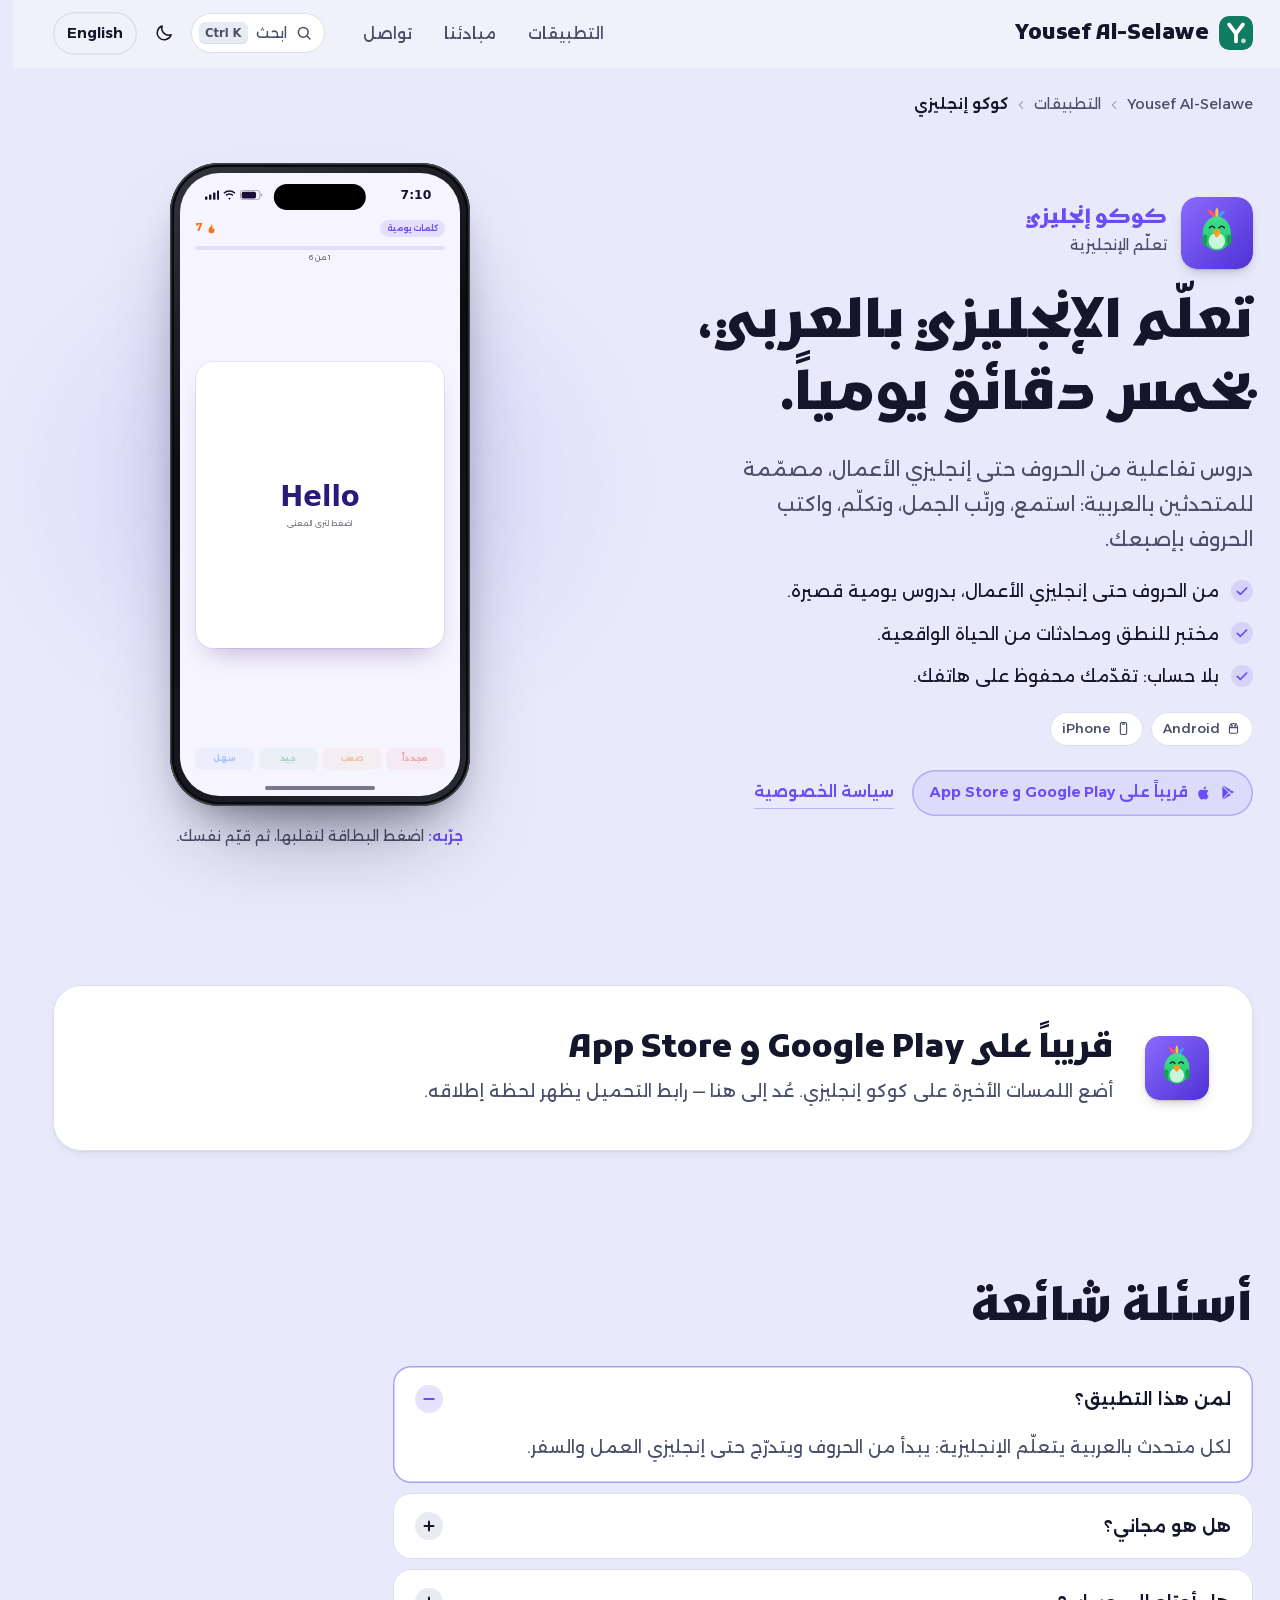
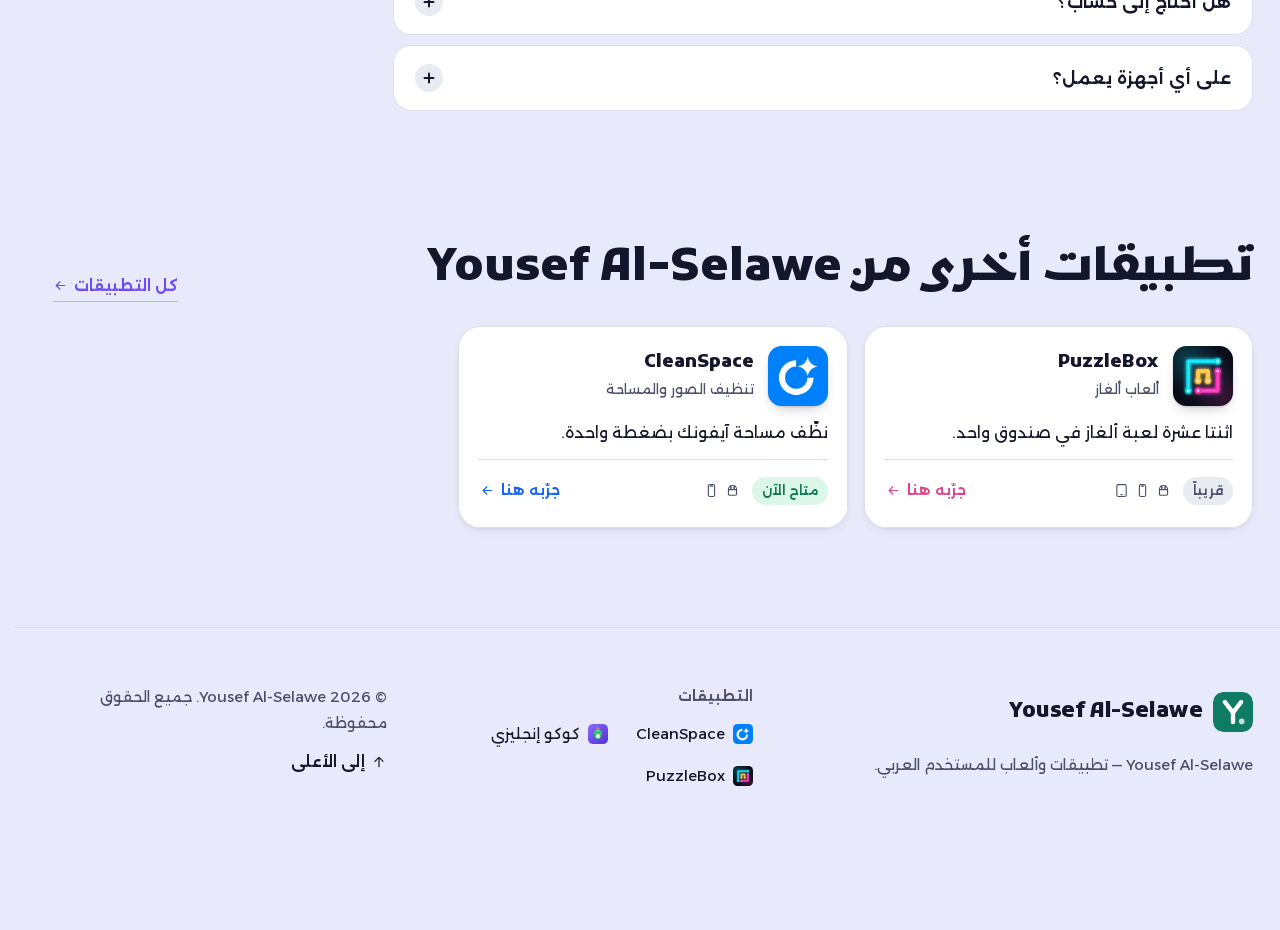
<file: ar/apps/cocoenglish/index.html>
<!doctype html>
<html lang="ar" dir="rtl">
<head>
<meta charset="utf-8">
<meta name="viewport" content="width=device-width, initial-scale=1, viewport-fit=cover">
<title>كوكو إنجليزي — تعلّم الإنجليزي بالعربي، بخمس دقائق يومياً | Yousef Al-Selawe</title>
<meta name="description" content="دروس تفاعلية من الحروف حتى إنجليزي الأعمال، مصمّمة للمتحدثين بالعربية: استمع، ورتّب الجمل، وتكلّم، واكتب الحروف بإصبعك.">
<link rel="canonical" href="https://yousefselawe26.github.io/ar/apps/cocoenglish/">
<link rel="alternate" hreflang="ar" href="https://yousefselawe26.github.io/ar/apps/cocoenglish/">
<link rel="alternate" hreflang="en" href="https://yousefselawe26.github.io/en/apps/cocoenglish/">
<link rel="alternate" hreflang="x-default" href="https://yousefselawe26.github.io/ar/apps/cocoenglish/">
<meta property="og:type" content="website">
<meta property="og:site_name" content="Yousef Al-Selawe">
<meta property="og:title" content="كوكو إنجليزي — تعلّم الإنجليزي بالعربي، بخمس دقائق يومياً | Yousef Al-Selawe">
<meta property="og:description" content="دروس تفاعلية من الحروف حتى إنجليزي الأعمال، مصمّمة للمتحدثين بالعربية: استمع، ورتّب الجمل، وتكلّم، واكتب الحروف بإصبعك.">
<meta property="og:url" content="https://yousefselawe26.github.io/ar/apps/cocoenglish/">
<meta property="og:image" content="https://yousefselawe26.github.io/og/apps/cocoenglish-ar.png">
<meta property="og:image:width" content="1200">
<meta property="og:image:height" content="630">
<meta property="og:image:alt" content="Yousef Al-Selawe — كل تطبيقاتي في مكان واحد">
<meta property="og:locale" content="ar_JO">
<meta property="og:locale:alternate" content="en_US">
<meta name="twitter:card" content="summary_large_image">
<meta name="theme-color" content="#F3F4F9" media="(prefers-color-scheme: light)">
<meta name="theme-color" content="#0B0D16" media="(prefers-color-scheme: dark)">
<link rel="icon" href="/favicon.svg" type="image/svg+xml">
<link rel="icon" href="/favicon-48.png" sizes="48x48" type="image/png">
<link rel="apple-touch-icon" href="/apple-touch-icon.png">
<link rel="manifest" href="/site.webmanifest">
<link rel="preload" href="/fonts/kufam-arabic.woff2" as="font" type="font/woff2" crossorigin>
<link rel="preload" href="/fonts/alexandria-arabic.woff2" as="font" type="font/woff2" crossorigin>
<link rel="stylesheet" href="/assets/site.css?v=bbc7349735">
<script>
(function () {
  var d = document.documentElement, t = null;
  try { t = localStorage.getItem('sq-theme'); } catch (e) {}
  if (t !== 'light' && t !== 'dark') t = window.matchMedia('(prefers-color-scheme: dark)').matches ? 'dark' : 'light';
  d.setAttribute('data-theme', t);
  d.classList.add('js');
  // If the script never runs, show everything rather than leave it waiting to fade in.
  setTimeout(function () { if (!window.__sqReady) d.classList.remove('js'); }, 2500);
  try { localStorage.setItem('sq-lang', 'ar'); } catch (e) {}
})();
</script>
<script type="module" src="/assets/main.js?v=f5901ba729"></script>
<script type="application/ld+json">{"@context":"https://schema.org","@type":"MobileApplication","name":"كوكو إنجليزي","description":"دروس تفاعلية من الحروف حتى إنجليزي الأعمال، مصمّمة للمتحدثين بالعربية: استمع، ورتّب الجمل، وتكلّم، واكتب الحروف بإصبعك.","url":"https://yousefselawe26.github.io/ar/apps/cocoenglish/","image":"https://yousefselawe26.github.io/img/apps/cocoenglish.svg","applicationCategory":"EducationalApplication","operatingSystem":"Android, iPhone","inLanguage":"ar","publisher":{"@type":"Organization","name":"Yousef Al-Selawe","url":"https://yousefselawe26.github.io"}}</script>
<script type="application/ld+json">{"@context":"https://schema.org","@type":"BreadcrumbList","itemListElement":[{"@type":"ListItem","position":1,"name":"Yousef Al-Selawe","item":"https://yousefselawe26.github.io/ar/"},{"@type":"ListItem","position":2,"name":"التطبيقات","item":"https://yousefselawe26.github.io/ar/#catalog"},{"@type":"ListItem","position":3,"name":"كوكو إنجليزي","item":"https://yousefselawe26.github.io/ar/apps/cocoenglish/"}]}</script>
<script type="application/ld+json">{"@context":"https://schema.org","@type":"FAQPage","mainEntity":[{"@type":"Question","name":"لمن هذا التطبيق؟","acceptedAnswer":{"@type":"Answer","text":"لكل متحدث بالعربية يتعلّم الإنجليزية: يبدأ من الحروف ويتدرّج حتى إنجليزي العمل والسفر."}},{"@type":"Question","name":"هل هو مجاني؟","acceptedAnswer":{"@type":"Answer","text":"تستطيع البدء مجاناً مع إعلانات، والاشتراك يزيل الإعلانات."}},{"@type":"Question","name":"هل أحتاج إلى حساب؟","acceptedAnswer":{"@type":"Answer","text":"لا. تقدّمك محفوظ على هاتفك، ولا تحتاج إلى التسجيل أبداً."}},{"@type":"Question","name":"على أي أجهزة يعمل؟","acceptedAnswer":{"@type":"Answer","text":"هواتف Android و iPhone."}}]}</script>
</head>
<body class="is-app-page" style="--c:#6C4CF5;--c-dark:#A08CFF">
<a class="skip" href="#main">تخطَّ إلى المحتوى</a>
<header class="nav" data-nav>
  <div class="wrap nav-inner">
    <a class="brand" href="/ar/" aria-label="Yousef Al-Selawe — الرئيسية"><svg class="logo-mark" width="34" height="34" viewBox="0 0 64 64" aria-hidden="true" focusable="false"><rect width="64" height="64" rx="16" fill="var(--brand)"/><path d="M19 16l13 17 13-17M32 33v15" fill="none" stroke="var(--brand-on)" stroke-width="7" stroke-linecap="round" stroke-linejoin="round"/><circle cx="46" cy="47" r="4.5" fill="var(--brand-on)" opacity=".75"/></svg><span class="brand-word">Yousef Al-Selawe</span></a>
    <nav class="nav-links" aria-label="التطبيقات">
      <a href="/ar/#catalog">التطبيقات</a>
      <a href="/ar/#principles">مبادئنا</a>
      <a href="/ar/#contact">تواصل</a>
    </nav>
    <div class="nav-tools">
      <button class="search-btn" type="button" data-palette-open aria-label="بحث سريع" aria-keyshortcuts="Meta+K Control+K">
        <svg class="icon" width="18" height="18" viewBox="0 0 24 24" fill="none" stroke="currentColor" stroke-width="2" stroke-linecap="round" aria-hidden="true"><circle cx="11" cy="11" r="6.5"/><path d="M16 16l4 4"/></svg>
        <span class="search-btn-text">ابحث</span><kbd data-shortcut>⌘K</kbd>
      </button>
      <button class="icon-btn theme-toggle" type="button" data-theme-toggle data-label-light="الوضع الفاتح" data-label-dark="الوضع الداكن" aria-label="الوضع الداكن"><svg class="icon i-moon" width="20" height="20" viewBox="0 0 24 24" fill="none" stroke="currentColor" stroke-width="1.8" stroke-linecap="round" stroke-linejoin="round" aria-hidden="true" focusable="false"><path d="M20.5 14.2A8.5 8.5 0 0 1 9.8 3.5a8.5 8.5 0 1 0 10.7 10.7z"/></svg><svg class="icon i-sun" width="20" height="20" viewBox="0 0 24 24" fill="none" stroke="currentColor" stroke-width="1.8" stroke-linecap="round" stroke-linejoin="round" aria-hidden="true" focusable="false"><circle cx="12" cy="12" r="4.2"/><path d="M12 2.5v2.2M12 19.3v2.2M4.6 4.6l1.6 1.6M17.8 17.8l1.6 1.6M2.5 12h2.2M19.3 12h2.2M4.6 19.4l1.6-1.6M17.8 6.2l1.6-1.6"/></svg></button>
      <a class="lang-switch" href="/en/apps/cocoenglish/" hreflang="en" lang="en" data-lang="en">English</a>
    </div>
  </div>
</header>
<main id="main" class="app-page">
  <nav class="wrap crumbs" aria-label="مسار التنقل">
    <a href="/ar/">Yousef Al-Selawe</a><svg class="icon icon-flip" width="14" height="14" viewBox="0 0 24 24" fill="none" stroke="currentColor" stroke-width="1.8" stroke-linecap="round" stroke-linejoin="round" aria-hidden="true" focusable="false"><path d="M9 6l6 6-6 6"/></svg><a href="/ar/#catalog">التطبيقات</a><svg class="icon icon-flip" width="14" height="14" viewBox="0 0 24 24" fill="none" stroke="currentColor" stroke-width="1.8" stroke-linecap="round" stroke-linejoin="round" aria-hidden="true" focusable="false"><path d="M9 6l6 6-6 6"/></svg><span aria-current="page">كوكو إنجليزي</span>
  </nav>

  <section class="wrap ap-hero" aria-labelledby="ap-title">
    <div class="ap-copy">
      <div class="app-id">
        <img class="app-icon ap-icon" src="/img/apps/cocoenglish.svg" alt="" width="72" height="72" fetchpriority="high">
        <div>
          <p class="app-name">كوكو إنجليزي</p>
          <p class="app-cat">تعلّم الإنجليزية</p>
        </div>
      </div>
      <h1 class="display ap-title" id="ap-title"><span class="sr-only">كوكو إنجليزي: </span>تعلّم الإنجليزي بالعربي، بخمس دقائق يومياً.</h1>
      <p class="lead">دروس تفاعلية من الحروف حتى إنجليزي الأعمال، مصمّمة للمتحدثين بالعربية: استمع، ورتّب الجمل، وتكلّم، واكتب الحروف بإصبعك.</p>
      <ul class="app-features">
        <li><svg class="icon" width="16" height="16" viewBox="0 0 24 24" fill="none" stroke="currentColor" stroke-width="1.8" stroke-linecap="round" stroke-linejoin="round" aria-hidden="true" focusable="false"><path d="M5 12.5l4.5 4.5L19 7.5"/></svg><span>من الحروف حتى إنجليزي الأعمال، بدروس يومية قصيرة.</span></li>
        <li><svg class="icon" width="16" height="16" viewBox="0 0 24 24" fill="none" stroke="currentColor" stroke-width="1.8" stroke-linecap="round" stroke-linejoin="round" aria-hidden="true" focusable="false"><path d="M5 12.5l4.5 4.5L19 7.5"/></svg><span>مختبر للنطق ومحادثات من الحياة الواقعية.</span></li>
        <li><svg class="icon" width="16" height="16" viewBox="0 0 24 24" fill="none" stroke="currentColor" stroke-width="1.8" stroke-linecap="round" stroke-linejoin="round" aria-hidden="true" focusable="false"><path d="M5 12.5l4.5 4.5L19 7.5"/></svg><span>بلا حساب: تقدّمك محفوظ على هاتفك.</span></li>
      </ul>
      <ul class="chips" aria-label="يعمل على">
        <li><svg class="icon" width="15" height="15" viewBox="0 0 24 24" fill="none" stroke="currentColor" stroke-width="1.8" stroke-linecap="round" stroke-linejoin="round" aria-hidden="true" focusable="false"><path d="M5.5 10.5h13v7a2 2 0 0 1-2 2h-9a2 2 0 0 1-2-2z"/><path d="M5.5 10.5a6.5 6.5 0 0 1 13 0M8 4.5l1.5 2.2M16 4.5l-1.5 2.2"/><circle cx="9.5" cy="8" r=".6" fill="currentColor"/><circle cx="14.5" cy="8" r=".6" fill="currentColor"/></svg>Android</li><li><svg class="icon" width="15" height="15" viewBox="0 0 24 24" fill="none" stroke="currentColor" stroke-width="1.8" stroke-linecap="round" stroke-linejoin="round" aria-hidden="true" focusable="false"><rect x="7" y="2.5" width="10" height="19" rx="2.5"/><path d="M10.5 5h3"/></svg>iPhone</li>
      </ul>
      <div class="app-actions"><span class="soon"><svg class="icon" width="15" height="15" viewBox="0 0 24 24" aria-hidden="true" focusable="false"><path fill="currentColor" d="M4.2 2.6c-.3.3-.4.7-.4 1.2v16.4c0 .5.1.9.4 1.2l9.3-9.4zM14.6 13.1l2.9 2.9-11.3 6.4c-.5.3-1 .3-1.4.1zM14.6 10.9L4.8 1.5c.4-.2.9-.2 1.4.1L17.5 8zM18.7 8.7l2.6 1.5c.9.5.9 1.3 0 1.8l-2.6 1.5-3.1-3z"/></svg><svg class="icon" width="16" height="16" viewBox="0 0 24 24" aria-hidden="true" focusable="false"><path fill="currentColor" d="M16.4 12.6c0-2.4 2-3.6 2.1-3.7-1.1-1.7-2.9-1.9-3.5-1.9-1.5-.2-2.9.9-3.7.9-.8 0-1.9-.9-3.2-.8-1.6 0-3.1 1-4 2.4-1.7 3-.4 7.4 1.2 9.8.8 1.2 1.8 2.5 3 2.4 1.2 0 1.7-.8 3.1-.8s1.9.8 3.2.8c1.3 0 2.2-1.2 3-2.4.9-1.4 1.3-2.7 1.3-2.8 0 0-2.5-1-2.5-3.9zM14 5.4c.7-.8 1.1-1.9 1-3-1 0-2.1.7-2.8 1.5-.6.7-1.2 1.8-1 2.9 1 .1 2.1-.6 2.8-1.4z"/></svg>قريباً على Google Play و App Store</span>
        <a class="link-ext" href="/privacy.html">سياسة الخصوصية</a></div>
      
    </div>
    <div class="app-stage">
      <div class="device device--phone " id="device-cocoenglish" role="group" aria-label="تجربة تفاعلية لتطبيق كوكو إنجليزي" data-demo="cocoenglish">
  <div class="screen demo-cocoenglish">
    <div class="sb" aria-hidden="true"><span class="sb-time" data-clock>9:41</span><span class="sb-island"></span><span class="sb-right"><svg class="sb-icon" viewBox="0 0 18 12" aria-hidden="true"><g fill="currentColor"><rect x="0" y="8" width="3" height="4" rx=".8"/><rect x="5" y="5.5" width="3" height="6.5" rx=".8"/><rect x="10" y="3" width="3" height="9" rx=".8"/><rect x="15" y=".5" width="3" height="11.5" rx=".8"/></g></svg><svg class="sb-icon" viewBox="0 0 16 12" aria-hidden="true"><path fill="currentColor" d="M8 2.3c2.4 0 4.6.9 6.2 2.5l1.3-1.4A10.6 10.6 0 0 0 8 .3 10.6 10.6 0 0 0 .5 3.4l1.3 1.4A8.7 8.7 0 0 1 8 2.3zm0 3.7c1.4 0 2.7.5 3.6 1.4l1.3-1.4A7 7 0 0 0 8 4a7 7 0 0 0-4.9 2l1.3 1.4C5.3 6.5 6.6 6 8 6zm0 3.6c-.6 0-1.2.3-1.6.7L8 12l1.6-1.7c-.4-.4-1-.7-1.6-.7z"/></svg><svg class="sb-icon sb-battery" viewBox="0 0 27 12" aria-hidden="true"><rect x=".5" y=".5" width="23" height="11" rx="3.2" fill="none" stroke="currentColor" stroke-opacity=".4"/><rect x="2" y="2" width="17" height="8" rx="2" fill="currentColor"/><path d="M25 4v4c.8-.3 1.3-1.1 1.3-2S25.8 4.3 25 4z" fill="currentColor" fill-opacity=".45"/></svg></span></div>
    <div class="ac-top"><span class="ac-deck">كلمات يومية</span><span class="ac-streak"><svg class="icon" width="13" height="13" viewBox="0 0 24 24" aria-hidden="true" focusable="false"><path fill="currentColor" d="M12.6 2.5c.4 3.2-1.4 4.8-3 6.6C8 10.9 6.5 12.8 6.5 15.4A5.5 5.5 0 0 0 12 21a5.6 5.6 0 0 0 5.5-5.6c0-2.3-1-3.6-2-4.8-.3 1.3-1 2.2-2 2.5.7-3.6-.1-7.3-.9-10.6z"/></svg><b dir="ltr" data-ac-streak>7</b></span></div>
    <div class="ac-progress" aria-hidden="true"><span data-ac-bar></span></div>
    <p class="ac-count" data-ac-count>1 من 6</p>
    <div class="ac-stage">
      <button class="ac-card" type="button" data-ac-card aria-pressed="false">
        <span class="ac-face ac-front"><span class="ac-word" lang="en" dir="ltr" data-ac-word>Hello</span><span class="ac-tap">اضغط لترى المعنى</span></span>
        <span class="ac-face ac-back" aria-hidden="true">
          <span class="ac-trans" lang="ar" data-ac-trans>مرحباً</span>
          <span class="ac-translit" lang="ar" data-ac-translit>هَلو</span>
          <span class="ac-ex" lang="en" dir="ltr" data-ac-ex>Hello, nice to meet you!</span>
          <span class="ac-ex-tr" lang="ar" data-ac-ex-tr>مرحباً، تشرّفت بمعرفتك!</span>
        </span>
      </button>
      <div class="ac-done" data-ac-done hidden>
        <span class="ac-done-flame"><svg class="icon" width="40" height="40" viewBox="0 0 24 24" aria-hidden="true" focusable="false"><path fill="currentColor" d="M12.6 2.5c.4 3.2-1.4 4.8-3 6.6C8 10.9 6.5 12.8 6.5 15.4A5.5 5.5 0 0 0 12 21a5.6 5.6 0 0 0 5.5-5.6c0-2.3-1-3.6-2-4.8-.3 1.3-1 2.2-2 2.5.7-3.6-.1-7.3-.9-10.6z"/></svg></span>
        <b>أحسنت!</b>
        <p data-ac-done-body></p>
        <button type="button" class="ac-restart" data-ac-restart>من جديد</button>
      </div>
    </div>
    <div class="ac-rate" data-ac-rate>
      <button type="button" class="ac-r ac-again" data-ac-grade="again" disabled>مجدداً</button><button type="button" class="ac-r ac-hard" data-ac-grade="hard" disabled>صعب</button><button type="button" class="ac-r ac-good" data-ac-grade="good" disabled>جيد</button><button type="button" class="ac-r ac-easy" data-ac-grade="easy" disabled>سهل</button>
    </div>
    <div class="ac-tabbar" aria-hidden="true"><i class="is-on"></i><i></i><i></i><i></i></div>
  </div>
</div>
      <p class="demo-hint"><b>جرّبه:</b> اضغط البطاقة لتقلبها، ثم قيّم نفسك.</p>
    </div>
  </section>

  
  <section class="wrap ap-get" aria-labelledby="get-title">
    <div class="get-card is-soon">
      <img class="app-icon" src="/img/apps/cocoenglish.svg" alt="" width="64" height="64" loading="lazy">
      <div>
        <h2 class="get-title" id="get-title">قريباً على Google Play و App Store</h2>
        <p>أضع اللمسات الأخيرة على كوكو إنجليزي. عُد إلى هنا — رابط التحميل يظهر لحظة إطلاقه.</p>
      </div>
    </div>
  </section>

  <section class="wrap ap-faq" aria-labelledby="faq-title">
    <h2 class="h2" id="faq-title">أسئلة شائعة</h2>
    <div class="faq-list">
      <details class="faq" open>
        <summary>لمن هذا التطبيق؟<span class="faq-mark" aria-hidden="true"></span></summary>
        <p>لكل متحدث بالعربية يتعلّم الإنجليزية: يبدأ من الحروف ويتدرّج حتى إنجليزي العمل والسفر.</p>
      </details>
      <details class="faq">
        <summary>هل هو مجاني؟<span class="faq-mark" aria-hidden="true"></span></summary>
        <p>تستطيع البدء مجاناً مع إعلانات، والاشتراك يزيل الإعلانات.</p>
      </details>
      <details class="faq">
        <summary>هل أحتاج إلى حساب؟<span class="faq-mark" aria-hidden="true"></span></summary>
        <p>لا. تقدّمك محفوظ على هاتفك، ولا تحتاج إلى التسجيل أبداً.</p>
      </details>
      <details class="faq">
        <summary>على أي أجهزة يعمل؟<span class="faq-mark" aria-hidden="true"></span></summary>
        <p>هواتف Android و iPhone.</p>
      </details>
    </div>
  </section>

  <section class="wrap ap-more" aria-labelledby="more-title">
    <div class="more-head">
      <h2 class="h2" id="more-title">تطبيقات أخرى من Yousef Al-Selawe</h2>
      <a class="link-ext" href="/ar/#catalog">كل التطبيقات<svg class="icon icon-flip" width="15" height="15" viewBox="0 0 24 24" fill="none" stroke="currentColor" stroke-width="1.8" stroke-linecap="round" stroke-linejoin="round" aria-hidden="true" focusable="false"><path d="M5 12h14M13 6l6 6-6 6"/></svg></a>
    </div>
    <ul class="catalog-grid">
      <li class="app-card" id="card-puzzlebox" data-group="games" data-search="puzzlebox puzzlebox ألعاب ألغاز ألعاب" style="--c:#E0458A;--c-dark:#FF77B4">
        <img class="app-icon" src="/img/apps/puzzlebox.webp" alt="" width="64" height="64" loading="lazy">
        <span class="app-card-body">
          <a class="app-card-name" href="/ar/apps/puzzlebox/">PuzzleBox</a>
          <span class="app-card-cat">ألعاب ألغاز</span>
        </span>
        <span class="app-card-line">اثنتا عشرة لعبة ألغاز في صندوق واحد.</span>
        <span class="app-card-foot">
          <span class="status">قريباً</span>
          <span class="app-card-platforms" aria-hidden="true"><svg class="icon" width="15" height="15" viewBox="0 0 24 24" fill="none" stroke="currentColor" stroke-width="1.8" stroke-linecap="round" stroke-linejoin="round" aria-hidden="true" focusable="false"><path d="M5.5 10.5h13v7a2 2 0 0 1-2 2h-9a2 2 0 0 1-2-2z"/><path d="M5.5 10.5a6.5 6.5 0 0 1 13 0M8 4.5l1.5 2.2M16 4.5l-1.5 2.2"/><circle cx="9.5" cy="8" r=".6" fill="currentColor"/><circle cx="14.5" cy="8" r=".6" fill="currentColor"/></svg><svg class="icon" width="15" height="15" viewBox="0 0 24 24" fill="none" stroke="currentColor" stroke-width="1.8" stroke-linecap="round" stroke-linejoin="round" aria-hidden="true" focusable="false"><rect x="7" y="2.5" width="10" height="19" rx="2.5"/><path d="M10.5 5h3"/></svg><svg class="icon" width="15" height="15" viewBox="0 0 24 24" fill="none" stroke="currentColor" stroke-width="1.8" stroke-linecap="round" stroke-linejoin="round" aria-hidden="true" focusable="false"><rect x="4.5" y="2.5" width="15" height="19" rx="2.5"/><path d="M11 18.5h2"/></svg></span>
          <a class="app-card-try" href="/ar/#app-puzzlebox">جرّبه هنا<svg class="icon icon-flip" width="15" height="15" viewBox="0 0 24 24" fill="none" stroke="currentColor" stroke-width="1.8" stroke-linecap="round" stroke-linejoin="round" aria-hidden="true" focusable="false"><path d="M5 12h14M13 6l6 6-6 6"/></svg></a>
        </span>
      </li>
      <li class="app-card" id="card-cleanspace" data-group="utilities" data-search="cleanspace cleanspace تنظيف الصور والمساحة أدوات" style="--c:#1463FF;--c-dark:#3B82FF">
        <img class="app-icon" src="/img/apps/cleanspace.webp" alt="" width="64" height="64" loading="lazy">
        <span class="app-card-body">
          <a class="app-card-name" href="/ar/apps/cleanspace/">CleanSpace</a>
          <span class="app-card-cat">تنظيف الصور والمساحة</span>
        </span>
        <span class="app-card-line">نظّف مساحة آيفونك بضغطة واحدة.</span>
        <span class="app-card-foot">
          <span class="status is-live">متاح الآن</span>
          <span class="app-card-platforms" aria-hidden="true"><svg class="icon" width="15" height="15" viewBox="0 0 24 24" fill="none" stroke="currentColor" stroke-width="1.8" stroke-linecap="round" stroke-linejoin="round" aria-hidden="true" focusable="false"><path d="M5.5 10.5h13v7a2 2 0 0 1-2 2h-9a2 2 0 0 1-2-2z"/><path d="M5.5 10.5a6.5 6.5 0 0 1 13 0M8 4.5l1.5 2.2M16 4.5l-1.5 2.2"/><circle cx="9.5" cy="8" r=".6" fill="currentColor"/><circle cx="14.5" cy="8" r=".6" fill="currentColor"/></svg><svg class="icon" width="15" height="15" viewBox="0 0 24 24" fill="none" stroke="currentColor" stroke-width="1.8" stroke-linecap="round" stroke-linejoin="round" aria-hidden="true" focusable="false"><rect x="7" y="2.5" width="10" height="19" rx="2.5"/><path d="M10.5 5h3"/></svg></span>
          <a class="app-card-try" href="/ar/#app-cleanspace">جرّبه هنا<svg class="icon icon-flip" width="15" height="15" viewBox="0 0 24 24" fill="none" stroke="currentColor" stroke-width="1.8" stroke-linecap="round" stroke-linejoin="round" aria-hidden="true" focusable="false"><path d="M5 12h14M13 6l6 6-6 6"/></svg></a>
        </span>
      </li>
    </ul>
  </section>
</main>
<script type="application/json" id="demo-data">{"lang":"ar","cards":[{"id":"hello","word":"Hello","meaning":"مرحباً","say":"هَلو","example":"Hello, nice to meet you!","exampleAr":"مرحباً، تشرّفت بمعرفتك!"},{"id":"apple","word":"Apple","meaning":"تفّاحة","say":"آبِل","example":"I eat an apple every day.","exampleAr":"آكل تفّاحة كل يوم."},{"id":"thanks","word":"Thank you","meaning":"شكراً لك","say":"ثانك يو","example":"Thank you for your help.","exampleAr":"شكراً لمساعدتك."},{"id":"airport","word":"Airport","meaning":"مطار","say":"إيربورت","example":"The airport is far from here.","exampleAr":"المطار بعيد عن هنا."},{"id":"meeting","word":"Meeting","meaning":"اجتماع","say":"ميتِنغ","example":"The meeting starts at nine.","exampleAr":"يبدأ الاجتماع في التاسعة."},{"id":"deadline","word":"Deadline","meaning":"موعد التسليم","say":"ديدلاين","example":"The deadline is next Monday.","exampleAr":"موعد التسليم يوم الاثنين القادم."}],"verses":[],"demo":{"cocoenglish":{"deck":"كلمات يومية","streak":"يوم","flip":"اضغط لترى المعنى","again":"مجدداً","hard":"صعب","good":"جيد","easy":"سهل","doneTitle":"أحسنت!","doneBody":"أنهيت درس اليوم، وسلسلتك صارت {streak} أيام.","restart":"من جديد","cardOf":"{n} من {total}"}}}</script>
<footer class="footer">
  <div class="wrap footer-grid">
    <div class="footer-brand">
      <a class="brand" href="/ar/" aria-label="Yousef Al-Selawe — الرئيسية"><svg class="logo-mark" width="40" height="40" viewBox="0 0 64 64" aria-hidden="true" focusable="false"><rect width="64" height="64" rx="16" fill="var(--brand)"/><path d="M19 16l13 17 13-17M32 33v15" fill="none" stroke="var(--brand-on)" stroke-width="7" stroke-linecap="round" stroke-linejoin="round"/><circle cx="46" cy="47" r="4.5" fill="var(--brand-on)" opacity=".75"/></svg><span class="brand-word">Yousef Al-Selawe</span></a>
      <p>Yousef Al-Selawe — تطبيقات وألعاب للمستخدم العربي.</p>
    </div>
    <nav class="footer-apps" aria-label="التطبيقات">
      <h2 class="footer-h">التطبيقات</h2>
      <ul>
        <li><a href="/ar/apps/cleanspace/"><img src="/img/apps/cleanspace.webp" alt="" width="20" height="20" loading="lazy">CleanSpace</a></li>
        <li><a href="/ar/apps/cocoenglish/"><img src="/img/apps/cocoenglish.svg" alt="" width="20" height="20" loading="lazy">كوكو إنجليزي</a></li>
        <li><a href="/ar/apps/puzzlebox/"><img src="/img/apps/puzzlebox.webp" alt="" width="20" height="20" loading="lazy">PuzzleBox</a></li>
      </ul>
    </nav>
    <div class="footer-meta">
      <p>© 2026 Yousef Al-Selawe. جميع الحقوق محفوظة.</p>
      <a class="footer-top" href="#main"><svg class="icon" width="16" height="16" viewBox="0 0 24 24" fill="none" stroke="currentColor" stroke-width="1.8" stroke-linecap="round" stroke-linejoin="round" aria-hidden="true" focusable="false"><path d="M12 19V5M6 11l6-6 6 6"/></svg>إلى الأعلى</a>
    </div>
  </div>
</footer>
<dialog class="palette" data-palette aria-label="بحث سريع">
  <div class="palette-box">
    <div class="palette-search">
      <svg class="icon" width="20" height="20" viewBox="0 0 24 24" fill="none" stroke="currentColor" stroke-width="2" stroke-linecap="round" aria-hidden="true"><circle cx="11" cy="11" r="6.5"/><path d="M16 16l4 4"/></svg>
      <input type="text" role="combobox" aria-expanded="true" aria-controls="palette-list" aria-autocomplete="list" aria-label="بحث سريع" placeholder="ابحث عن تطبيق أو صفحة…" autocomplete="off" spellcheck="false" data-palette-input>
      <kbd>esc</kbd>
    </div>
    <ul class="palette-list" id="palette-list" role="listbox" aria-label="بحث سريع" data-palette-list></ul>
    <p class="palette-empty" data-palette-empty hidden></p>
    <div class="palette-foot" aria-hidden="true">
      <span><kbd>↑</kbd><kbd>↓</kbd>للتنقل</span>
      <span><kbd>↵</kbd>للفتح</span>
      <span><kbd>esc</kbd>للإغلاق</span>
    </div>
  </div>
</dialog>
<script type="application/json" id="palette-data">{"items":[{"group":"apps","id":"cleanspace","label":"CleanSpace","hint":"تنظيف الصور والمساحة","icon":"/img/apps/cleanspace.webp","href":"/ar/apps/cleanspace/","keywords":"CleanSpace CleanSpace أدوات نظّف مساحة آيفونك بضغطة واحدة."},{"group":"apps","id":"cocoenglish","label":"كوكو إنجليزي","hint":"تعلّم الإنجليزية","icon":"/img/apps/cocoenglish.svg","href":"/ar/apps/cocoenglish/","keywords":"Coco English كوكو إنجليزي تعليم تعلّم الإنجليزي بالعربي، بخمس دقائق يومياً."},{"group":"apps","id":"puzzlebox","label":"PuzzleBox","hint":"ألعاب ألغاز","icon":"/img/apps/puzzlebox.webp","href":"/ar/apps/puzzlebox/","keywords":"PuzzleBox PuzzleBox ألعاب اثنتا عشرة لعبة ألغاز في صندوق واحد."},{"group":"pages","label":"كل التطبيقات","href":"/ar/#catalog","glyph":"grid"},{"group":"pages","label":"مبادئنا","href":"/ar/#principles","glyph":"spark"},{"group":"pages","label":"تواصل معنا","href":"/ar/#contact","glyph":"mail"},{"group":"actions","label":"بدّل الوضع الفاتح والداكن","action":"theme","glyph":"theme"},{"group":"actions","label":"English","hint":"اعرض الموقع بالإنجليزية","href":"/en/apps/cocoenglish/","lang":"en","glyph":"lang"}],"groups":{"apps":"التطبيقات","pages":"الصفحة","actions":"إجراءات"},"empty":"لا نتائج لـ «{q}»"}</script>

</body>
</html>
</file>
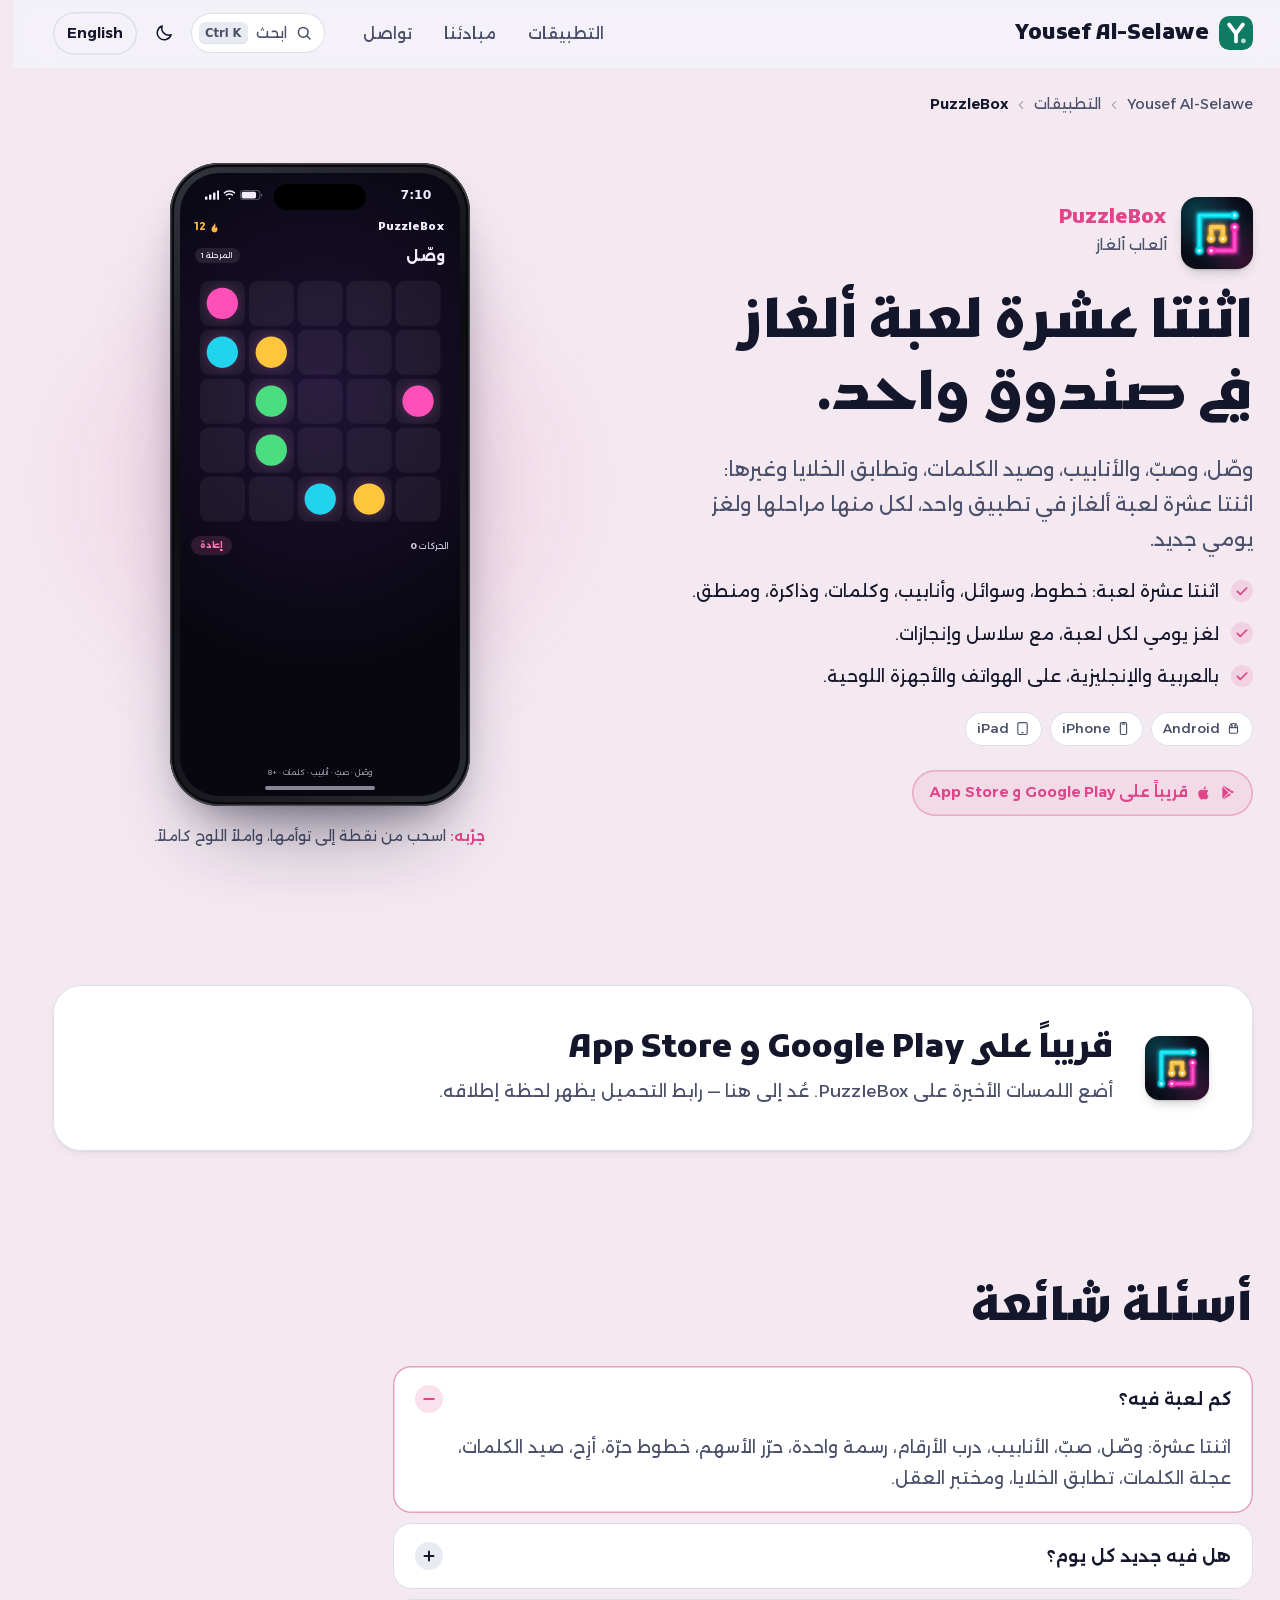
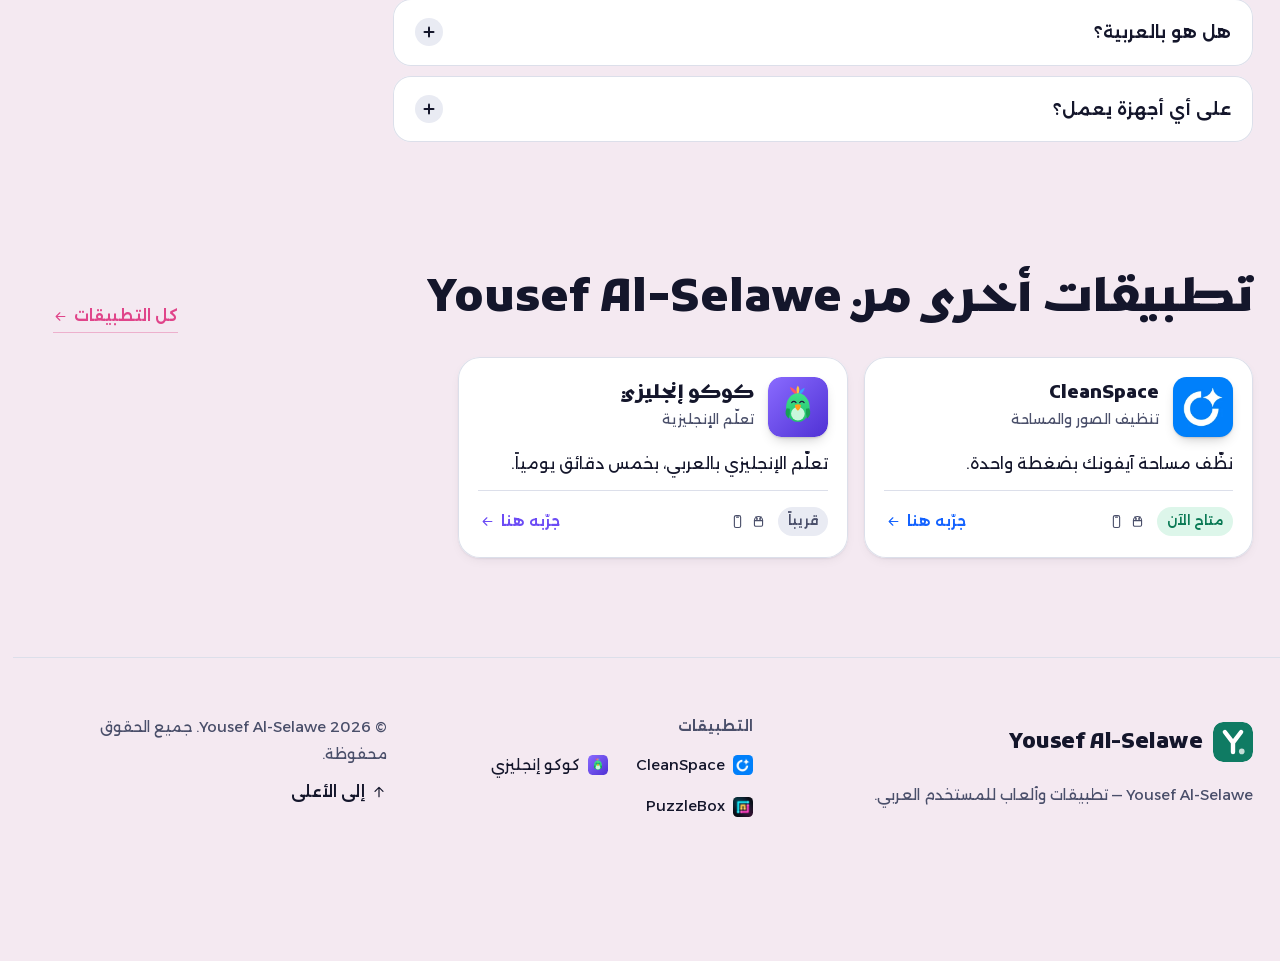
<file: ar/apps/puzzlebox/index.html>
<!doctype html>
<html lang="ar" dir="rtl">
<head>
<meta charset="utf-8">
<meta name="viewport" content="width=device-width, initial-scale=1, viewport-fit=cover">
<title>PuzzleBox — اثنتا عشرة لعبة ألغاز في صندوق واحد | Yousef Al-Selawe</title>
<meta name="description" content="وصّل، وصبّ، والأنابيب، وصيد الكلمات، وتطابق الخلايا وغيرها: اثنتا عشرة لعبة ألغاز في تطبيق واحد، لكل منها مراحلها ولغز يومي جديد.">
<link rel="canonical" href="https://yousefselawe26.github.io/ar/apps/puzzlebox/">
<link rel="alternate" hreflang="ar" href="https://yousefselawe26.github.io/ar/apps/puzzlebox/">
<link rel="alternate" hreflang="en" href="https://yousefselawe26.github.io/en/apps/puzzlebox/">
<link rel="alternate" hreflang="x-default" href="https://yousefselawe26.github.io/ar/apps/puzzlebox/">
<meta property="og:type" content="website">
<meta property="og:site_name" content="Yousef Al-Selawe">
<meta property="og:title" content="PuzzleBox — اثنتا عشرة لعبة ألغاز في صندوق واحد | Yousef Al-Selawe">
<meta property="og:description" content="وصّل، وصبّ، والأنابيب، وصيد الكلمات، وتطابق الخلايا وغيرها: اثنتا عشرة لعبة ألغاز في تطبيق واحد، لكل منها مراحلها ولغز يومي جديد.">
<meta property="og:url" content="https://yousefselawe26.github.io/ar/apps/puzzlebox/">
<meta property="og:image" content="https://yousefselawe26.github.io/og/apps/puzzlebox-ar.png">
<meta property="og:image:width" content="1200">
<meta property="og:image:height" content="630">
<meta property="og:image:alt" content="Yousef Al-Selawe — كل تطبيقاتي في مكان واحد">
<meta property="og:locale" content="ar_JO">
<meta property="og:locale:alternate" content="en_US">
<meta name="twitter:card" content="summary_large_image">
<meta name="theme-color" content="#F3F4F9" media="(prefers-color-scheme: light)">
<meta name="theme-color" content="#0B0D16" media="(prefers-color-scheme: dark)">
<link rel="icon" href="/favicon.svg" type="image/svg+xml">
<link rel="icon" href="/favicon-48.png" sizes="48x48" type="image/png">
<link rel="apple-touch-icon" href="/apple-touch-icon.png">
<link rel="manifest" href="/site.webmanifest">
<link rel="preload" href="/fonts/kufam-arabic.woff2" as="font" type="font/woff2" crossorigin>
<link rel="preload" href="/fonts/alexandria-arabic.woff2" as="font" type="font/woff2" crossorigin>
<link rel="stylesheet" href="/assets/site.css?v=bbc7349735">
<script>
(function () {
  var d = document.documentElement, t = null;
  try { t = localStorage.getItem('sq-theme'); } catch (e) {}
  if (t !== 'light' && t !== 'dark') t = window.matchMedia('(prefers-color-scheme: dark)').matches ? 'dark' : 'light';
  d.setAttribute('data-theme', t);
  d.classList.add('js');
  // If the script never runs, show everything rather than leave it waiting to fade in.
  setTimeout(function () { if (!window.__sqReady) d.classList.remove('js'); }, 2500);
  try { localStorage.setItem('sq-lang', 'ar'); } catch (e) {}
})();
</script>
<script type="module" src="/assets/main.js?v=f5901ba729"></script>
<script type="application/ld+json">{"@context":"https://schema.org","@type":"MobileApplication","name":"PuzzleBox","description":"وصّل، وصبّ، والأنابيب، وصيد الكلمات، وتطابق الخلايا وغيرها: اثنتا عشرة لعبة ألغاز في تطبيق واحد، لكل منها مراحلها ولغز يومي جديد.","url":"https://yousefselawe26.github.io/ar/apps/puzzlebox/","image":"https://yousefselawe26.github.io/img/apps/puzzlebox.webp","applicationCategory":"GameApplication","operatingSystem":"Android, iPhone, iPad","inLanguage":"ar","publisher":{"@type":"Organization","name":"Yousef Al-Selawe","url":"https://yousefselawe26.github.io"}}</script>
<script type="application/ld+json">{"@context":"https://schema.org","@type":"BreadcrumbList","itemListElement":[{"@type":"ListItem","position":1,"name":"Yousef Al-Selawe","item":"https://yousefselawe26.github.io/ar/"},{"@type":"ListItem","position":2,"name":"التطبيقات","item":"https://yousefselawe26.github.io/ar/#catalog"},{"@type":"ListItem","position":3,"name":"PuzzleBox","item":"https://yousefselawe26.github.io/ar/apps/puzzlebox/"}]}</script>
<script type="application/ld+json">{"@context":"https://schema.org","@type":"FAQPage","mainEntity":[{"@type":"Question","name":"كم لعبة فيه؟","acceptedAnswer":{"@type":"Answer","text":"اثنتا عشرة: وصّل، صبّ، الأنابيب، درب الأرقام، رسمة واحدة، حرّر الأسهم، خطوط حرّة، أزِح، صيد الكلمات، عجلة الكلمات، تطابق الخلايا، ومختبر العقل."}},{"@type":"Question","name":"هل فيه جديد كل يوم؟","acceptedAnswer":{"@type":"Answer","text":"نعم. لكل لعبة لغز يومي، ولكل منها سلسلتها الخاصة."}},{"@type":"Question","name":"هل هو بالعربية؟","acceptedAnswer":{"@type":"Answer","text":"نعم. التطبيق كله يعمل بالعربية والإنجليزية، بما فيها ألعاب الكلمات."}},{"@type":"Question","name":"على أي أجهزة يعمل؟","acceptedAnswer":{"@type":"Answer","text":"iPhone و iPad، وهواتف Android وأجهزته اللوحية."}}]}</script>
</head>
<body class="is-app-page" style="--c:#E0458A;--c-dark:#FF77B4">
<a class="skip" href="#main">تخطَّ إلى المحتوى</a>
<header class="nav" data-nav>
  <div class="wrap nav-inner">
    <a class="brand" href="/ar/" aria-label="Yousef Al-Selawe — الرئيسية"><svg class="logo-mark" width="34" height="34" viewBox="0 0 64 64" aria-hidden="true" focusable="false"><rect width="64" height="64" rx="16" fill="var(--brand)"/><path d="M19 16l13 17 13-17M32 33v15" fill="none" stroke="var(--brand-on)" stroke-width="7" stroke-linecap="round" stroke-linejoin="round"/><circle cx="46" cy="47" r="4.5" fill="var(--brand-on)" opacity=".75"/></svg><span class="brand-word">Yousef Al-Selawe</span></a>
    <nav class="nav-links" aria-label="التطبيقات">
      <a href="/ar/#catalog">التطبيقات</a>
      <a href="/ar/#principles">مبادئنا</a>
      <a href="/ar/#contact">تواصل</a>
    </nav>
    <div class="nav-tools">
      <button class="search-btn" type="button" data-palette-open aria-label="بحث سريع" aria-keyshortcuts="Meta+K Control+K">
        <svg class="icon" width="18" height="18" viewBox="0 0 24 24" fill="none" stroke="currentColor" stroke-width="2" stroke-linecap="round" aria-hidden="true"><circle cx="11" cy="11" r="6.5"/><path d="M16 16l4 4"/></svg>
        <span class="search-btn-text">ابحث</span><kbd data-shortcut>⌘K</kbd>
      </button>
      <button class="icon-btn theme-toggle" type="button" data-theme-toggle data-label-light="الوضع الفاتح" data-label-dark="الوضع الداكن" aria-label="الوضع الداكن"><svg class="icon i-moon" width="20" height="20" viewBox="0 0 24 24" fill="none" stroke="currentColor" stroke-width="1.8" stroke-linecap="round" stroke-linejoin="round" aria-hidden="true" focusable="false"><path d="M20.5 14.2A8.5 8.5 0 0 1 9.8 3.5a8.5 8.5 0 1 0 10.7 10.7z"/></svg><svg class="icon i-sun" width="20" height="20" viewBox="0 0 24 24" fill="none" stroke="currentColor" stroke-width="1.8" stroke-linecap="round" stroke-linejoin="round" aria-hidden="true" focusable="false"><circle cx="12" cy="12" r="4.2"/><path d="M12 2.5v2.2M12 19.3v2.2M4.6 4.6l1.6 1.6M17.8 17.8l1.6 1.6M2.5 12h2.2M19.3 12h2.2M4.6 19.4l1.6-1.6M17.8 6.2l1.6-1.6"/></svg></button>
      <a class="lang-switch" href="/en/apps/puzzlebox/" hreflang="en" lang="en" data-lang="en">English</a>
    </div>
  </div>
</header>
<main id="main" class="app-page">
  <nav class="wrap crumbs" aria-label="مسار التنقل">
    <a href="/ar/">Yousef Al-Selawe</a><svg class="icon icon-flip" width="14" height="14" viewBox="0 0 24 24" fill="none" stroke="currentColor" stroke-width="1.8" stroke-linecap="round" stroke-linejoin="round" aria-hidden="true" focusable="false"><path d="M9 6l6 6-6 6"/></svg><a href="/ar/#catalog">التطبيقات</a><svg class="icon icon-flip" width="14" height="14" viewBox="0 0 24 24" fill="none" stroke="currentColor" stroke-width="1.8" stroke-linecap="round" stroke-linejoin="round" aria-hidden="true" focusable="false"><path d="M9 6l6 6-6 6"/></svg><span aria-current="page">PuzzleBox</span>
  </nav>

  <section class="wrap ap-hero" aria-labelledby="ap-title">
    <div class="ap-copy">
      <div class="app-id">
        <img class="app-icon ap-icon" src="/img/apps/puzzlebox.webp" alt="" width="72" height="72" fetchpriority="high">
        <div>
          <p class="app-name">PuzzleBox</p>
          <p class="app-cat">ألعاب ألغاز</p>
        </div>
      </div>
      <h1 class="display ap-title" id="ap-title"><span class="sr-only">PuzzleBox: </span>اثنتا عشرة لعبة ألغاز في صندوق واحد.</h1>
      <p class="lead">وصّل، وصبّ، والأنابيب، وصيد الكلمات، وتطابق الخلايا وغيرها: اثنتا عشرة لعبة ألغاز في تطبيق واحد، لكل منها مراحلها ولغز يومي جديد.</p>
      <ul class="app-features">
        <li><svg class="icon" width="16" height="16" viewBox="0 0 24 24" fill="none" stroke="currentColor" stroke-width="1.8" stroke-linecap="round" stroke-linejoin="round" aria-hidden="true" focusable="false"><path d="M5 12.5l4.5 4.5L19 7.5"/></svg><span>اثنتا عشرة لعبة: خطوط، وسوائل، وأنابيب، وكلمات، وذاكرة، ومنطق.</span></li>
        <li><svg class="icon" width="16" height="16" viewBox="0 0 24 24" fill="none" stroke="currentColor" stroke-width="1.8" stroke-linecap="round" stroke-linejoin="round" aria-hidden="true" focusable="false"><path d="M5 12.5l4.5 4.5L19 7.5"/></svg><span>لغز يومي لكل لعبة، مع سلاسل وإنجازات.</span></li>
        <li><svg class="icon" width="16" height="16" viewBox="0 0 24 24" fill="none" stroke="currentColor" stroke-width="1.8" stroke-linecap="round" stroke-linejoin="round" aria-hidden="true" focusable="false"><path d="M5 12.5l4.5 4.5L19 7.5"/></svg><span>بالعربية والإنجليزية، على الهواتف والأجهزة اللوحية.</span></li>
      </ul>
      <ul class="chips" aria-label="يعمل على">
        <li><svg class="icon" width="15" height="15" viewBox="0 0 24 24" fill="none" stroke="currentColor" stroke-width="1.8" stroke-linecap="round" stroke-linejoin="round" aria-hidden="true" focusable="false"><path d="M5.5 10.5h13v7a2 2 0 0 1-2 2h-9a2 2 0 0 1-2-2z"/><path d="M5.5 10.5a6.5 6.5 0 0 1 13 0M8 4.5l1.5 2.2M16 4.5l-1.5 2.2"/><circle cx="9.5" cy="8" r=".6" fill="currentColor"/><circle cx="14.5" cy="8" r=".6" fill="currentColor"/></svg>Android</li><li><svg class="icon" width="15" height="15" viewBox="0 0 24 24" fill="none" stroke="currentColor" stroke-width="1.8" stroke-linecap="round" stroke-linejoin="round" aria-hidden="true" focusable="false"><rect x="7" y="2.5" width="10" height="19" rx="2.5"/><path d="M10.5 5h3"/></svg>iPhone</li><li><svg class="icon" width="15" height="15" viewBox="0 0 24 24" fill="none" stroke="currentColor" stroke-width="1.8" stroke-linecap="round" stroke-linejoin="round" aria-hidden="true" focusable="false"><rect x="4.5" y="2.5" width="15" height="19" rx="2.5"/><path d="M11 18.5h2"/></svg>iPad</li>
      </ul>
      <div class="app-actions"><span class="soon"><svg class="icon" width="15" height="15" viewBox="0 0 24 24" aria-hidden="true" focusable="false"><path fill="currentColor" d="M4.2 2.6c-.3.3-.4.7-.4 1.2v16.4c0 .5.1.9.4 1.2l9.3-9.4zM14.6 13.1l2.9 2.9-11.3 6.4c-.5.3-1 .3-1.4.1zM14.6 10.9L4.8 1.5c.4-.2.9-.2 1.4.1L17.5 8zM18.7 8.7l2.6 1.5c.9.5.9 1.3 0 1.8l-2.6 1.5-3.1-3z"/></svg><svg class="icon" width="16" height="16" viewBox="0 0 24 24" aria-hidden="true" focusable="false"><path fill="currentColor" d="M16.4 12.6c0-2.4 2-3.6 2.1-3.7-1.1-1.7-2.9-1.9-3.5-1.9-1.5-.2-2.9.9-3.7.9-.8 0-1.9-.9-3.2-.8-1.6 0-3.1 1-4 2.4-1.7 3-.4 7.4 1.2 9.8.8 1.2 1.8 2.5 3 2.4 1.2 0 1.7-.8 3.1-.8s1.9.8 3.2.8c1.3 0 2.2-1.2 3-2.4.9-1.4 1.3-2.7 1.3-2.8 0 0-2.5-1-2.5-3.9zM14 5.4c.7-.8 1.1-1.9 1-3-1 0-2.1.7-2.8 1.5-.6.7-1.2 1.8-1 2.9 1 .1 2.1-.6 2.8-1.4z"/></svg>قريباً على Google Play و App Store</span></div>
      
    </div>
    <div class="app-stage">
      <div class="device device--phone " id="device-puzzlebox" role="group" aria-label="تجربة تفاعلية لتطبيق PuzzleBox" data-demo="puzzlebox">
  <div class="screen demo-puzzlebox">
    <div class="sb" aria-hidden="true"><span class="sb-time" data-clock>9:41</span><span class="sb-island"></span><span class="sb-right"><svg class="sb-icon" viewBox="0 0 18 12" aria-hidden="true"><g fill="currentColor"><rect x="0" y="8" width="3" height="4" rx=".8"/><rect x="5" y="5.5" width="3" height="6.5" rx=".8"/><rect x="10" y="3" width="3" height="9" rx=".8"/><rect x="15" y=".5" width="3" height="11.5" rx=".8"/></g></svg><svg class="sb-icon" viewBox="0 0 16 12" aria-hidden="true"><path fill="currentColor" d="M8 2.3c2.4 0 4.6.9 6.2 2.5l1.3-1.4A10.6 10.6 0 0 0 8 .3 10.6 10.6 0 0 0 .5 3.4l1.3 1.4A8.7 8.7 0 0 1 8 2.3zm0 3.7c1.4 0 2.7.5 3.6 1.4l1.3-1.4A7 7 0 0 0 8 4a7 7 0 0 0-4.9 2l1.3 1.4C5.3 6.5 6.6 6 8 6zm0 3.6c-.6 0-1.2.3-1.6.7L8 12l1.6-1.7c-.4-.4-1-.7-1.6-.7z"/></svg><svg class="sb-icon sb-battery" viewBox="0 0 27 12" aria-hidden="true"><rect x=".5" y=".5" width="23" height="11" rx="3.2" fill="none" stroke="currentColor" stroke-opacity=".4"/><rect x="2" y="2" width="17" height="8" rx="2" fill="currentColor"/><path d="M25 4v4c.8-.3 1.3-1.1 1.3-2S25.8 4.3 25 4z" fill="currentColor" fill-opacity=".45"/></svg></span></div>
    <div class="pb-top"><span class="pb-brand" lang="en" dir="ltr">PuzzleBox</span><span class="pb-streak"><svg class="icon" width="13" height="13" viewBox="0 0 24 24" aria-hidden="true" focusable="false"><path fill="currentColor" d="M12.6 2.5c.4 3.2-1.4 4.8-3 6.6C8 10.9 6.5 12.8 6.5 15.4A5.5 5.5 0 0 0 12 21a5.6 5.6 0 0 0 5.5-5.6c0-2.3-1-3.6-2-4.8-.3 1.3-1 2.2-2 2.5.7-3.6-.1-7.3-.9-10.6z"/></svg><b dir="ltr">12</b></span></div>
    <div class="pb-head"><b class="pb-game">وصّل</b><span class="pb-level" data-pb-level>المرحلة 1</span></div>
    <div class="pb-board" dir="ltr">
      <svg class="pb-svg" viewBox="-0.1 -0.1 5.2 5.2" data-pb-svg aria-hidden="true"></svg>
      <div class="pb-done" data-pb-done hidden>
        <span class="pb-stars" aria-hidden="true"><svg class="icon" width="22" height="22" viewBox="0 0 24 24" aria-hidden="true" focusable="false"><path fill="currentColor" d="M12 2.8l2.8 5.9 6.4.8-4.7 4.4 1.2 6.4L12 17.2l-5.7 3.1 1.2-6.4-4.7-4.4 6.4-.8z"/></svg><svg class="icon" width="28" height="28" viewBox="0 0 24 24" aria-hidden="true" focusable="false"><path fill="currentColor" d="M12 2.8l2.8 5.9 6.4.8-4.7 4.4 1.2 6.4L12 17.2l-5.7 3.1 1.2-6.4-4.7-4.4 6.4-.8z"/></svg><svg class="icon" width="22" height="22" viewBox="0 0 24 24" aria-hidden="true" focusable="false"><path fill="currentColor" d="M12 2.8l2.8 5.9 6.4.8-4.7 4.4 1.2 6.4L12 17.2l-5.7 3.1 1.2-6.4-4.7-4.4 6.4-.8z"/></svg></span>
        <b>حُلّت!</b>
        <p>وصلت كل الأزواج وامتلأ اللوح.</p>
        <button type="button" class="pb-next" data-pb-next>اللغز التالي</button>
      </div>
    </div>
    <div class="pb-bar">
      <span class="pb-moves">الحركات <b dir="ltr" data-pb-moves>0</b></span>
      <button type="button" class="pb-reset" data-pb-reset>إعادة</button>
    </div>
    <p class="pb-games">وصّل · صبّ · أنابيب · كلمات · +8</p>
    <div class="ac-tabbar pb-tabbar" aria-hidden="true"><i class="is-on"></i><i></i><i></i></div>
  </div>
</div>
      <p class="demo-hint"><b>جرّبه:</b> اسحب من نقطة إلى توأمها، واملأ اللوح كاملاً.</p>
    </div>
  </section>

  
  <section class="wrap ap-get" aria-labelledby="get-title">
    <div class="get-card is-soon">
      <img class="app-icon" src="/img/apps/puzzlebox.webp" alt="" width="64" height="64" loading="lazy">
      <div>
        <h2 class="get-title" id="get-title">قريباً على Google Play و App Store</h2>
        <p>أضع اللمسات الأخيرة على PuzzleBox. عُد إلى هنا — رابط التحميل يظهر لحظة إطلاقه.</p>
      </div>
    </div>
  </section>

  <section class="wrap ap-faq" aria-labelledby="faq-title">
    <h2 class="h2" id="faq-title">أسئلة شائعة</h2>
    <div class="faq-list">
      <details class="faq" open>
        <summary>كم لعبة فيه؟<span class="faq-mark" aria-hidden="true"></span></summary>
        <p>اثنتا عشرة: وصّل، صبّ، الأنابيب، درب الأرقام، رسمة واحدة، حرّر الأسهم، خطوط حرّة، أزِح، صيد الكلمات، عجلة الكلمات، تطابق الخلايا، ومختبر العقل.</p>
      </details>
      <details class="faq">
        <summary>هل فيه جديد كل يوم؟<span class="faq-mark" aria-hidden="true"></span></summary>
        <p>نعم. لكل لعبة لغز يومي، ولكل منها سلسلتها الخاصة.</p>
      </details>
      <details class="faq">
        <summary>هل هو بالعربية؟<span class="faq-mark" aria-hidden="true"></span></summary>
        <p>نعم. التطبيق كله يعمل بالعربية والإنجليزية، بما فيها ألعاب الكلمات.</p>
      </details>
      <details class="faq">
        <summary>على أي أجهزة يعمل؟<span class="faq-mark" aria-hidden="true"></span></summary>
        <p>iPhone و iPad، وهواتف Android وأجهزته اللوحية.</p>
      </details>
    </div>
  </section>

  <section class="wrap ap-more" aria-labelledby="more-title">
    <div class="more-head">
      <h2 class="h2" id="more-title">تطبيقات أخرى من Yousef Al-Selawe</h2>
      <a class="link-ext" href="/ar/#catalog">كل التطبيقات<svg class="icon icon-flip" width="15" height="15" viewBox="0 0 24 24" fill="none" stroke="currentColor" stroke-width="1.8" stroke-linecap="round" stroke-linejoin="round" aria-hidden="true" focusable="false"><path d="M5 12h14M13 6l6 6-6 6"/></svg></a>
    </div>
    <ul class="catalog-grid">
      <li class="app-card" id="card-cleanspace" data-group="utilities" data-search="cleanspace cleanspace تنظيف الصور والمساحة أدوات" style="--c:#1463FF;--c-dark:#3B82FF">
        <img class="app-icon" src="/img/apps/cleanspace.webp" alt="" width="64" height="64" loading="lazy">
        <span class="app-card-body">
          <a class="app-card-name" href="/ar/apps/cleanspace/">CleanSpace</a>
          <span class="app-card-cat">تنظيف الصور والمساحة</span>
        </span>
        <span class="app-card-line">نظّف مساحة آيفونك بضغطة واحدة.</span>
        <span class="app-card-foot">
          <span class="status is-live">متاح الآن</span>
          <span class="app-card-platforms" aria-hidden="true"><svg class="icon" width="15" height="15" viewBox="0 0 24 24" fill="none" stroke="currentColor" stroke-width="1.8" stroke-linecap="round" stroke-linejoin="round" aria-hidden="true" focusable="false"><path d="M5.5 10.5h13v7a2 2 0 0 1-2 2h-9a2 2 0 0 1-2-2z"/><path d="M5.5 10.5a6.5 6.5 0 0 1 13 0M8 4.5l1.5 2.2M16 4.5l-1.5 2.2"/><circle cx="9.5" cy="8" r=".6" fill="currentColor"/><circle cx="14.5" cy="8" r=".6" fill="currentColor"/></svg><svg class="icon" width="15" height="15" viewBox="0 0 24 24" fill="none" stroke="currentColor" stroke-width="1.8" stroke-linecap="round" stroke-linejoin="round" aria-hidden="true" focusable="false"><rect x="7" y="2.5" width="10" height="19" rx="2.5"/><path d="M10.5 5h3"/></svg></span>
          <a class="app-card-try" href="/ar/#app-cleanspace">جرّبه هنا<svg class="icon icon-flip" width="15" height="15" viewBox="0 0 24 24" fill="none" stroke="currentColor" stroke-width="1.8" stroke-linecap="round" stroke-linejoin="round" aria-hidden="true" focusable="false"><path d="M5 12h14M13 6l6 6-6 6"/></svg></a>
        </span>
      </li>
      <li class="app-card" id="card-cocoenglish" data-group="education" data-search="coco english كوكو إنجليزي تعلّم الإنجليزية تعليم" style="--c:#6C4CF5;--c-dark:#A08CFF">
        <img class="app-icon" src="/img/apps/cocoenglish.svg" alt="" width="64" height="64" loading="lazy">
        <span class="app-card-body">
          <a class="app-card-name" href="/ar/apps/cocoenglish/">كوكو إنجليزي</a>
          <span class="app-card-cat">تعلّم الإنجليزية</span>
        </span>
        <span class="app-card-line">تعلّم الإنجليزي بالعربي، بخمس دقائق يومياً.</span>
        <span class="app-card-foot">
          <span class="status">قريباً</span>
          <span class="app-card-platforms" aria-hidden="true"><svg class="icon" width="15" height="15" viewBox="0 0 24 24" fill="none" stroke="currentColor" stroke-width="1.8" stroke-linecap="round" stroke-linejoin="round" aria-hidden="true" focusable="false"><path d="M5.5 10.5h13v7a2 2 0 0 1-2 2h-9a2 2 0 0 1-2-2z"/><path d="M5.5 10.5a6.5 6.5 0 0 1 13 0M8 4.5l1.5 2.2M16 4.5l-1.5 2.2"/><circle cx="9.5" cy="8" r=".6" fill="currentColor"/><circle cx="14.5" cy="8" r=".6" fill="currentColor"/></svg><svg class="icon" width="15" height="15" viewBox="0 0 24 24" fill="none" stroke="currentColor" stroke-width="1.8" stroke-linecap="round" stroke-linejoin="round" aria-hidden="true" focusable="false"><rect x="7" y="2.5" width="10" height="19" rx="2.5"/><path d="M10.5 5h3"/></svg></span>
          <a class="app-card-try" href="/ar/#app-cocoenglish">جرّبه هنا<svg class="icon icon-flip" width="15" height="15" viewBox="0 0 24 24" fill="none" stroke="currentColor" stroke-width="1.8" stroke-linecap="round" stroke-linejoin="round" aria-hidden="true" focusable="false"><path d="M5 12h14M13 6l6 6-6 6"/></svg></a>
        </span>
      </li>
    </ul>
  </section>
</main>
<script type="application/json" id="demo-data">{"lang":"ar","cards":[{"id":"hello","word":"Hello","meaning":"مرحباً","say":"هَلو","example":"Hello, nice to meet you!","exampleAr":"مرحباً، تشرّفت بمعرفتك!"},{"id":"apple","word":"Apple","meaning":"تفّاحة","say":"آبِل","example":"I eat an apple every day.","exampleAr":"آكل تفّاحة كل يوم."},{"id":"thanks","word":"Thank you","meaning":"شكراً لك","say":"ثانك يو","example":"Thank you for your help.","exampleAr":"شكراً لمساعدتك."},{"id":"airport","word":"Airport","meaning":"مطار","say":"إيربورت","example":"The airport is far from here.","exampleAr":"المطار بعيد عن هنا."},{"id":"meeting","word":"Meeting","meaning":"اجتماع","say":"ميتِنغ","example":"The meeting starts at nine.","exampleAr":"يبدأ الاجتماع في التاسعة."},{"id":"deadline","word":"Deadline","meaning":"موعد التسليم","say":"ديدلاين","example":"The deadline is next Monday.","exampleAr":"موعد التسليم يوم الاثنين القادم."}],"verses":[],"demo":{"puzzlebox":{"game":"وصّل","level":"المرحلة {n}","moves":"الحركات","solvedTitle":"حُلّت!","solvedBody":"وصلت كل الأزواج وامتلأ اللوح.","next":"اللغز التالي","reset":"إعادة","games":"وصّل · صبّ · أنابيب · كلمات · +8"}}}</script>
<footer class="footer">
  <div class="wrap footer-grid">
    <div class="footer-brand">
      <a class="brand" href="/ar/" aria-label="Yousef Al-Selawe — الرئيسية"><svg class="logo-mark" width="40" height="40" viewBox="0 0 64 64" aria-hidden="true" focusable="false"><rect width="64" height="64" rx="16" fill="var(--brand)"/><path d="M19 16l13 17 13-17M32 33v15" fill="none" stroke="var(--brand-on)" stroke-width="7" stroke-linecap="round" stroke-linejoin="round"/><circle cx="46" cy="47" r="4.5" fill="var(--brand-on)" opacity=".75"/></svg><span class="brand-word">Yousef Al-Selawe</span></a>
      <p>Yousef Al-Selawe — تطبيقات وألعاب للمستخدم العربي.</p>
    </div>
    <nav class="footer-apps" aria-label="التطبيقات">
      <h2 class="footer-h">التطبيقات</h2>
      <ul>
        <li><a href="/ar/apps/cleanspace/"><img src="/img/apps/cleanspace.webp" alt="" width="20" height="20" loading="lazy">CleanSpace</a></li>
        <li><a href="/ar/apps/cocoenglish/"><img src="/img/apps/cocoenglish.svg" alt="" width="20" height="20" loading="lazy">كوكو إنجليزي</a></li>
        <li><a href="/ar/apps/puzzlebox/"><img src="/img/apps/puzzlebox.webp" alt="" width="20" height="20" loading="lazy">PuzzleBox</a></li>
      </ul>
    </nav>
    <div class="footer-meta">
      <p>© 2026 Yousef Al-Selawe. جميع الحقوق محفوظة.</p>
      <a class="footer-top" href="#main"><svg class="icon" width="16" height="16" viewBox="0 0 24 24" fill="none" stroke="currentColor" stroke-width="1.8" stroke-linecap="round" stroke-linejoin="round" aria-hidden="true" focusable="false"><path d="M12 19V5M6 11l6-6 6 6"/></svg>إلى الأعلى</a>
    </div>
  </div>
</footer>
<dialog class="palette" data-palette aria-label="بحث سريع">
  <div class="palette-box">
    <div class="palette-search">
      <svg class="icon" width="20" height="20" viewBox="0 0 24 24" fill="none" stroke="currentColor" stroke-width="2" stroke-linecap="round" aria-hidden="true"><circle cx="11" cy="11" r="6.5"/><path d="M16 16l4 4"/></svg>
      <input type="text" role="combobox" aria-expanded="true" aria-controls="palette-list" aria-autocomplete="list" aria-label="بحث سريع" placeholder="ابحث عن تطبيق أو صفحة…" autocomplete="off" spellcheck="false" data-palette-input>
      <kbd>esc</kbd>
    </div>
    <ul class="palette-list" id="palette-list" role="listbox" aria-label="بحث سريع" data-palette-list></ul>
    <p class="palette-empty" data-palette-empty hidden></p>
    <div class="palette-foot" aria-hidden="true">
      <span><kbd>↑</kbd><kbd>↓</kbd>للتنقل</span>
      <span><kbd>↵</kbd>للفتح</span>
      <span><kbd>esc</kbd>للإغلاق</span>
    </div>
  </div>
</dialog>
<script type="application/json" id="palette-data">{"items":[{"group":"apps","id":"cleanspace","label":"CleanSpace","hint":"تنظيف الصور والمساحة","icon":"/img/apps/cleanspace.webp","href":"/ar/apps/cleanspace/","keywords":"CleanSpace CleanSpace أدوات نظّف مساحة آيفونك بضغطة واحدة."},{"group":"apps","id":"cocoenglish","label":"كوكو إنجليزي","hint":"تعلّم الإنجليزية","icon":"/img/apps/cocoenglish.svg","href":"/ar/apps/cocoenglish/","keywords":"Coco English كوكو إنجليزي تعليم تعلّم الإنجليزي بالعربي، بخمس دقائق يومياً."},{"group":"apps","id":"puzzlebox","label":"PuzzleBox","hint":"ألعاب ألغاز","icon":"/img/apps/puzzlebox.webp","href":"/ar/apps/puzzlebox/","keywords":"PuzzleBox PuzzleBox ألعاب اثنتا عشرة لعبة ألغاز في صندوق واحد."},{"group":"pages","label":"كل التطبيقات","href":"/ar/#catalog","glyph":"grid"},{"group":"pages","label":"مبادئنا","href":"/ar/#principles","glyph":"spark"},{"group":"pages","label":"تواصل معنا","href":"/ar/#contact","glyph":"mail"},{"group":"actions","label":"بدّل الوضع الفاتح والداكن","action":"theme","glyph":"theme"},{"group":"actions","label":"English","hint":"اعرض الموقع بالإنجليزية","href":"/en/apps/puzzlebox/","lang":"en","glyph":"lang"}],"groups":{"apps":"التطبيقات","pages":"الصفحة","actions":"إجراءات"},"empty":"لا نتائج لـ «{q}»"}</script>

</body>
</html>
</file>
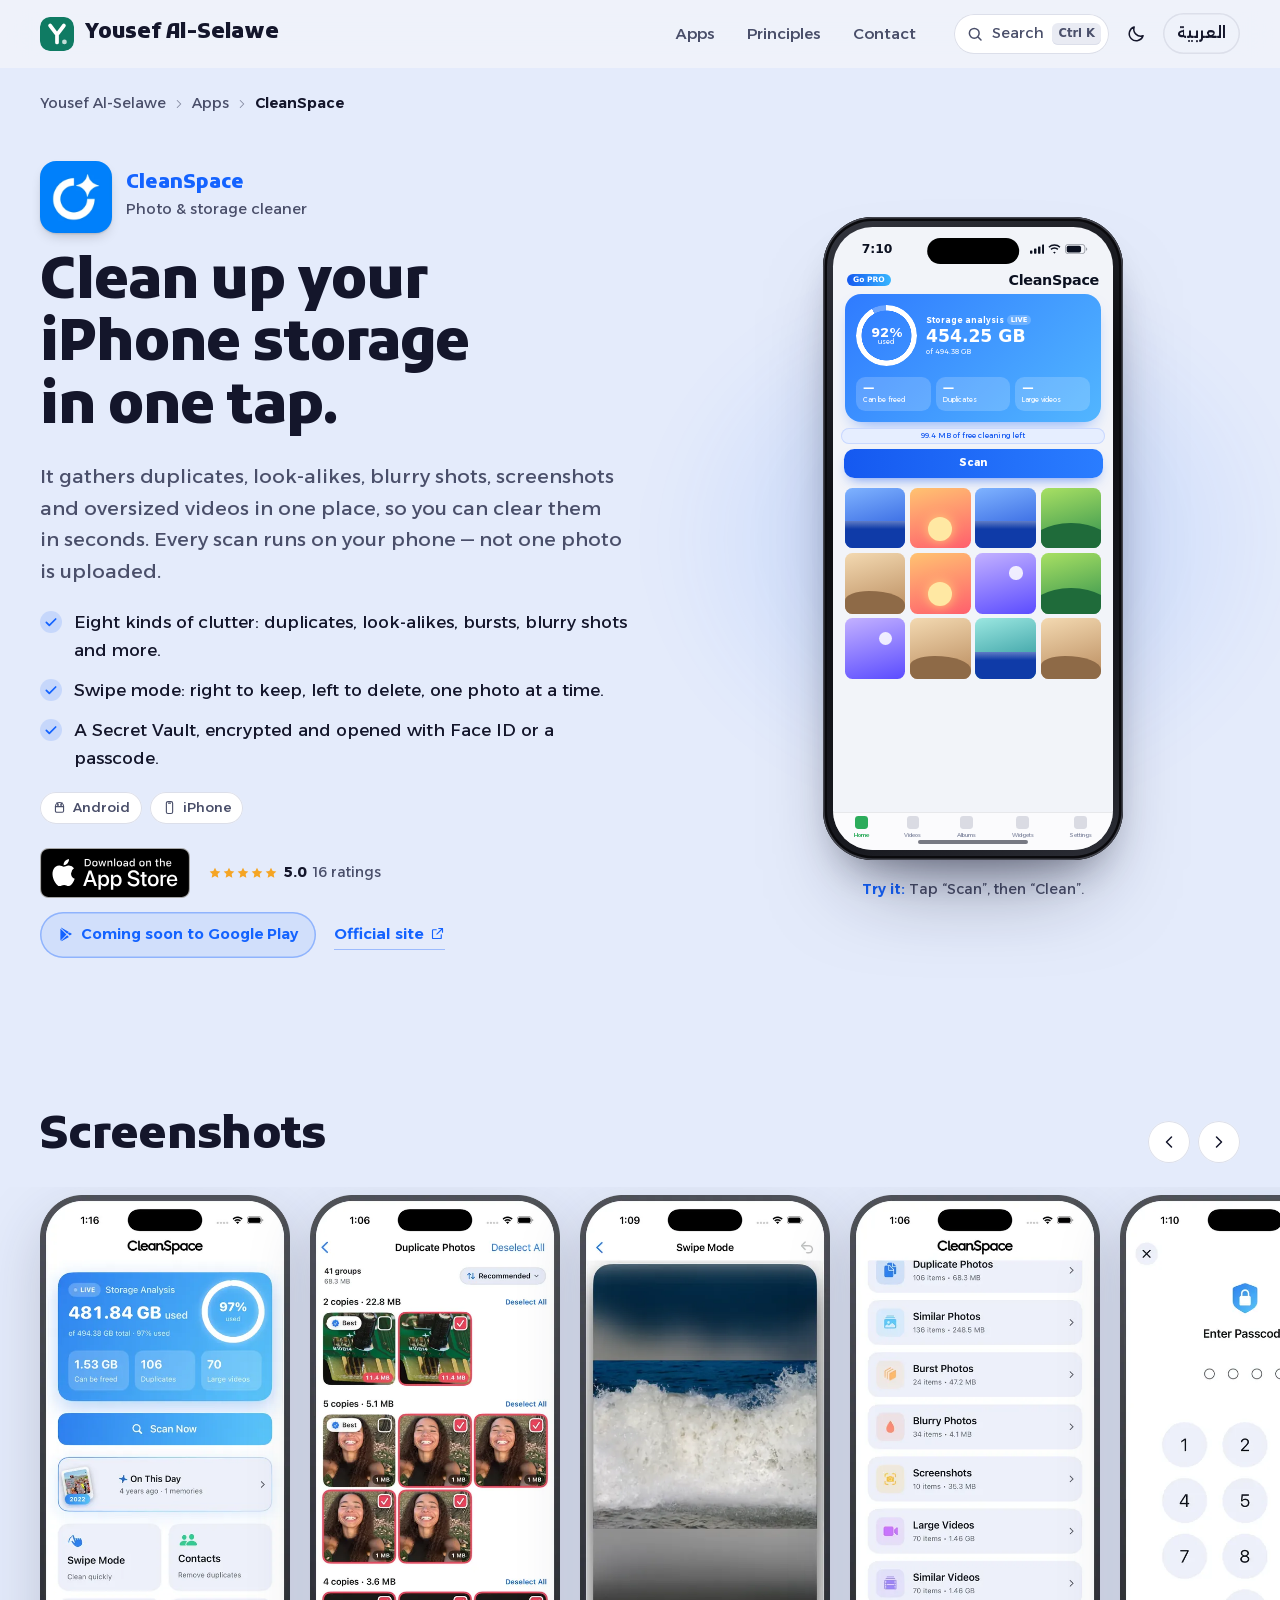
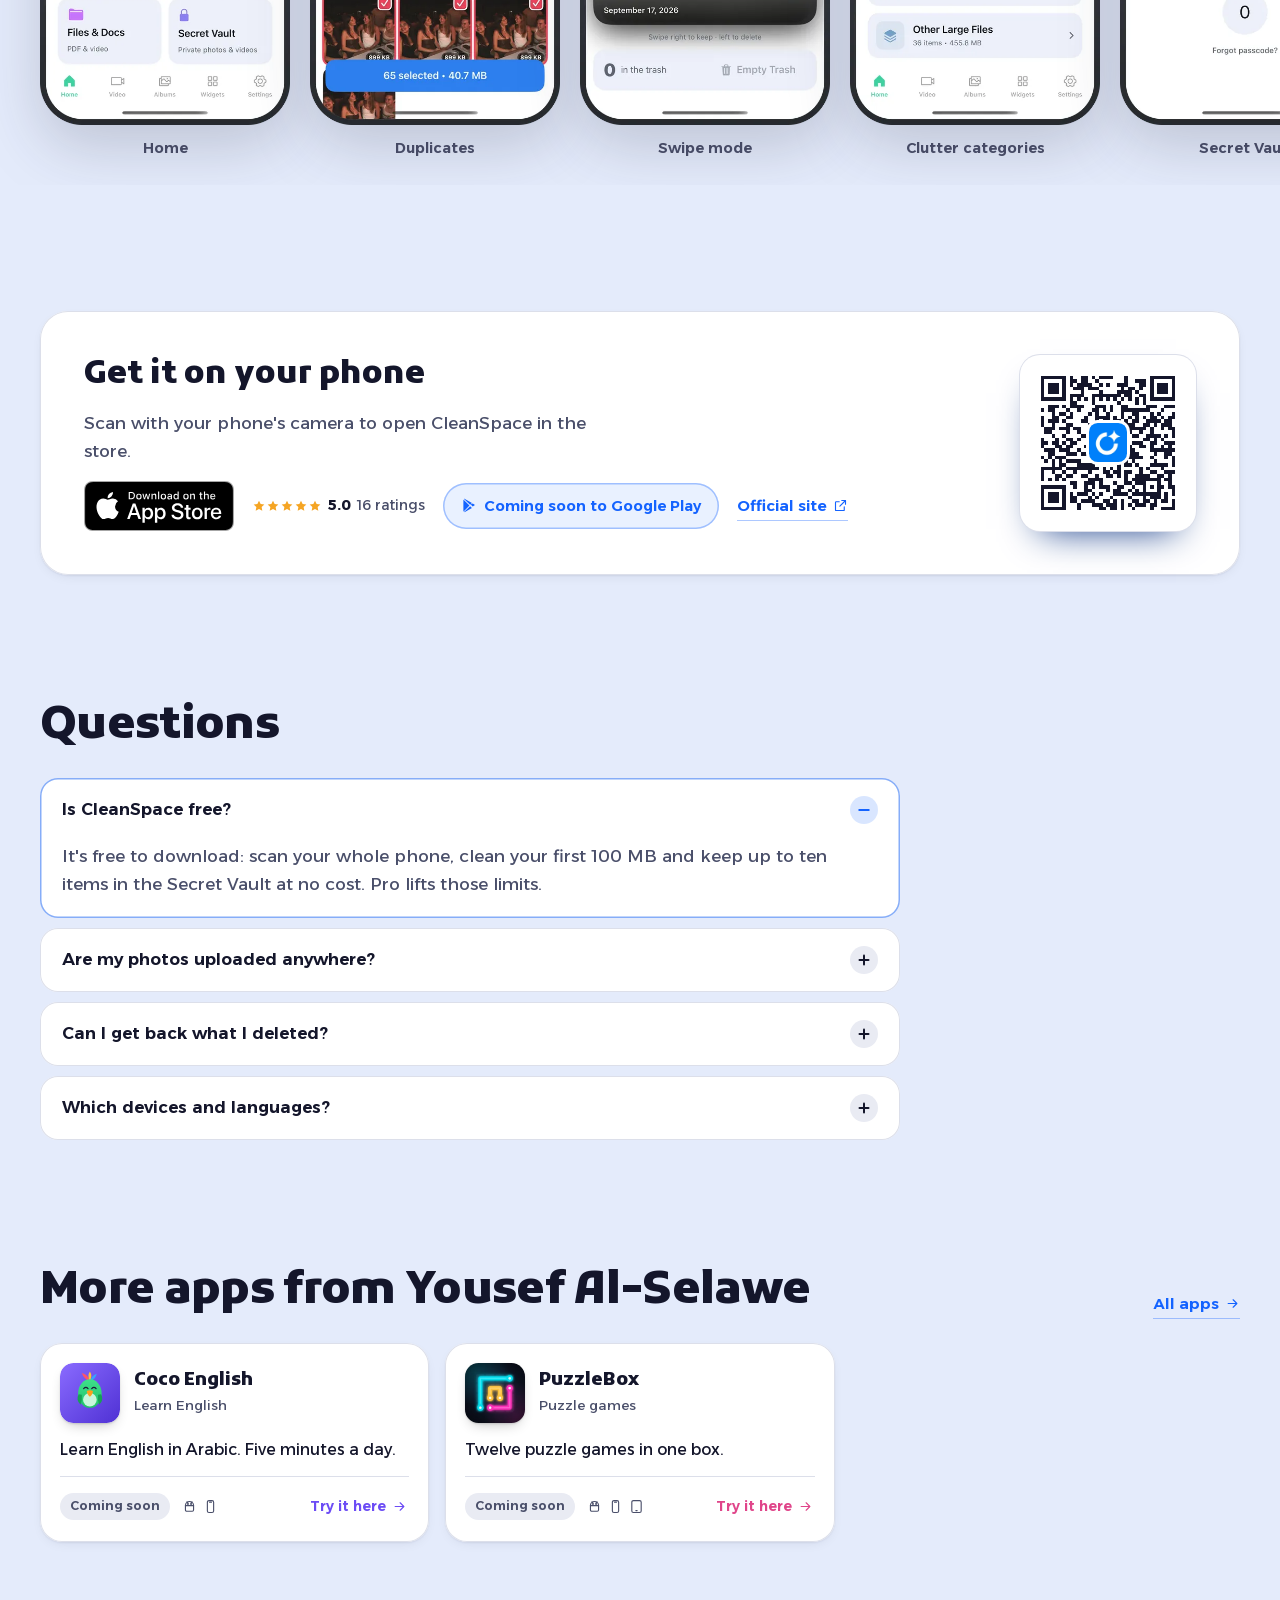
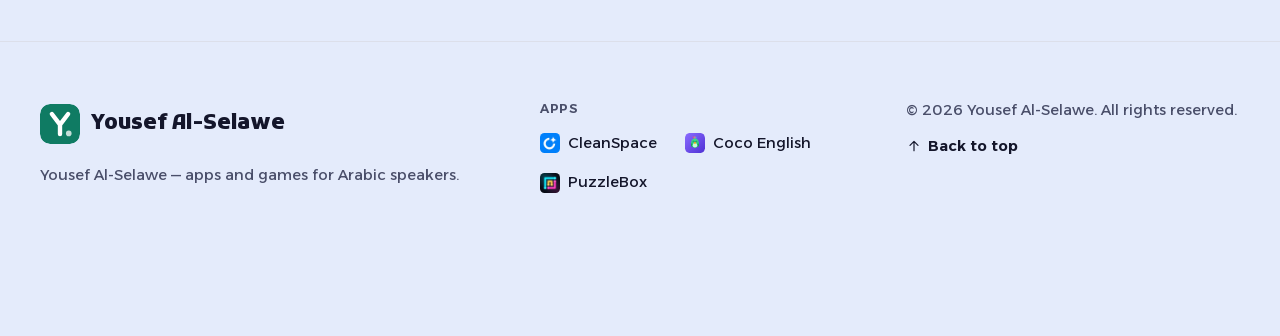
<file: en/apps/cleanspace/index.html>
<!doctype html>
<html lang="en" dir="ltr">
<head>
<meta charset="utf-8">
<meta name="viewport" content="width=device-width, initial-scale=1, viewport-fit=cover">
<title>CleanSpace — Clean up your iPhone storage in one tap | Yousef Al-Selawe</title>
<meta name="description" content="It gathers duplicates, look-alikes, blurry shots, screenshots and oversized videos in one place, so you can clear them in seconds. Every scan runs on your phone — not one photo is uploaded.">
<link rel="canonical" href="https://yousefselawe26.github.io/en/apps/cleanspace/">
<link rel="alternate" hreflang="ar" href="https://yousefselawe26.github.io/ar/apps/cleanspace/">
<link rel="alternate" hreflang="en" href="https://yousefselawe26.github.io/en/apps/cleanspace/">
<link rel="alternate" hreflang="x-default" href="https://yousefselawe26.github.io/ar/apps/cleanspace/">
<meta property="og:type" content="website">
<meta property="og:site_name" content="Yousef Al-Selawe">
<meta property="og:title" content="CleanSpace — Clean up your iPhone storage in one tap | Yousef Al-Selawe">
<meta property="og:description" content="It gathers duplicates, look-alikes, blurry shots, screenshots and oversized videos in one place, so you can clear them in seconds. Every scan runs on your phone — not one photo is uploaded.">
<meta property="og:url" content="https://yousefselawe26.github.io/en/apps/cleanspace/">
<meta property="og:image" content="https://yousefselawe26.github.io/og/apps/cleanspace-en.png">
<meta property="og:image:width" content="1200">
<meta property="og:image:height" content="630">
<meta property="og:image:alt" content="Yousef Al-Selawe — all my apps in one place">
<meta property="og:locale" content="en_US">
<meta property="og:locale:alternate" content="ar_JO">
<meta name="twitter:card" content="summary_large_image">
<meta name="theme-color" content="#F3F4F9" media="(prefers-color-scheme: light)">
<meta name="theme-color" content="#0B0D16" media="(prefers-color-scheme: dark)">
<link rel="icon" href="/favicon.svg" type="image/svg+xml">
<link rel="icon" href="/favicon-48.png" sizes="48x48" type="image/png">
<link rel="apple-touch-icon" href="/apple-touch-icon.png">
<link rel="manifest" href="/site.webmanifest">
<link rel="preload" href="/fonts/kufam-latin.woff2" as="font" type="font/woff2" crossorigin>
<link rel="preload" href="/fonts/alexandria-latin.woff2" as="font" type="font/woff2" crossorigin>
<link rel="stylesheet" href="/assets/site.css?v=bbc7349735">
<script>
(function () {
  var d = document.documentElement, t = null;
  try { t = localStorage.getItem('sq-theme'); } catch (e) {}
  if (t !== 'light' && t !== 'dark') t = window.matchMedia('(prefers-color-scheme: dark)').matches ? 'dark' : 'light';
  d.setAttribute('data-theme', t);
  d.classList.add('js');
  // If the script never runs, show everything rather than leave it waiting to fade in.
  setTimeout(function () { if (!window.__sqReady) d.classList.remove('js'); }, 2500);
  try { localStorage.setItem('sq-lang', 'en'); } catch (e) {}
})();
</script>
<script type="module" src="/assets/main.js?v=f5901ba729"></script>
<script type="application/ld+json">{"@context":"https://schema.org","@type":"MobileApplication","name":"CleanSpace","description":"It gathers duplicates, look-alikes, blurry shots, screenshots and oversized videos in one place, so you can clear them in seconds. Every scan runs on your phone — not one photo is uploaded.","url":"https://yousefselawe26.github.io/en/apps/cleanspace/","image":"https://yousefselawe26.github.io/img/apps/cleanspace.webp","applicationCategory":"UtilitiesApplication","operatingSystem":"Android, iPhone","inLanguage":"en","publisher":{"@type":"Organization","name":"Yousef Al-Selawe","url":"https://yousefselawe26.github.io"},"installUrl":"https://apps.apple.com/app/id6790139624","offers":{"@type":"Offer","price":0,"priceCurrency":"USD"},"aggregateRating":{"@type":"AggregateRating","ratingValue":5,"ratingCount":16}}</script>
<script type="application/ld+json">{"@context":"https://schema.org","@type":"BreadcrumbList","itemListElement":[{"@type":"ListItem","position":1,"name":"Yousef Al-Selawe","item":"https://yousefselawe26.github.io/en/"},{"@type":"ListItem","position":2,"name":"Apps","item":"https://yousefselawe26.github.io/en/#catalog"},{"@type":"ListItem","position":3,"name":"CleanSpace","item":"https://yousefselawe26.github.io/en/apps/cleanspace/"}]}</script>
<script type="application/ld+json">{"@context":"https://schema.org","@type":"FAQPage","mainEntity":[{"@type":"Question","name":"Is CleanSpace free?","acceptedAnswer":{"@type":"Answer","text":"It's free to download: scan your whole phone, clean your first 100 MB and keep up to ten items in the Secret Vault at no cost. Pro lifts those limits."}},{"@type":"Question","name":"Are my photos uploaded anywhere?","acceptedAnswer":{"@type":"Answer","text":"No. Scanning and comparing happen on your phone, and there is no account."}},{"@type":"Question","name":"Can I get back what I deleted?","acceptedAnswer":{"@type":"Answer","text":"Yes. Deleting goes through iOS, so photos move to Recently Deleted and stay there for 30 days before they are gone for good."}},{"@type":"Question","name":"Which devices and languages?","acceptedAnswer":{"@type":"Answer","text":"iPhone on iOS 16 or later, in 21 languages including Arabic. An Android version is coming to Google Play."}}]}</script>
</head>
<body class="is-app-page" style="--c:#1463FF;--c-dark:#3B82FF">
<a class="skip" href="#main">Skip to content</a>
<header class="nav" data-nav>
  <div class="wrap nav-inner">
    <a class="brand" href="/en/" aria-label="Yousef Al-Selawe — home"><svg class="logo-mark" width="34" height="34" viewBox="0 0 64 64" aria-hidden="true" focusable="false"><rect width="64" height="64" rx="16" fill="var(--brand)"/><path d="M19 16l13 17 13-17M32 33v15" fill="none" stroke="var(--brand-on)" stroke-width="7" stroke-linecap="round" stroke-linejoin="round"/><circle cx="46" cy="47" r="4.5" fill="var(--brand-on)" opacity=".75"/></svg><span class="brand-word">Yousef Al-Selawe</span></a>
    <nav class="nav-links" aria-label="Apps">
      <a href="/en/#catalog">Apps</a>
      <a href="/en/#principles">Principles</a>
      <a href="/en/#contact">Contact</a>
    </nav>
    <div class="nav-tools">
      <button class="search-btn" type="button" data-palette-open aria-label="Quick search" aria-keyshortcuts="Meta+K Control+K">
        <svg class="icon" width="18" height="18" viewBox="0 0 24 24" fill="none" stroke="currentColor" stroke-width="2" stroke-linecap="round" aria-hidden="true"><circle cx="11" cy="11" r="6.5"/><path d="M16 16l4 4"/></svg>
        <span class="search-btn-text">Search</span><kbd data-shortcut>⌘K</kbd>
      </button>
      <button class="icon-btn theme-toggle" type="button" data-theme-toggle data-label-light="Light mode" data-label-dark="Dark mode" aria-label="Dark mode"><svg class="icon i-moon" width="20" height="20" viewBox="0 0 24 24" fill="none" stroke="currentColor" stroke-width="1.8" stroke-linecap="round" stroke-linejoin="round" aria-hidden="true" focusable="false"><path d="M20.5 14.2A8.5 8.5 0 0 1 9.8 3.5a8.5 8.5 0 1 0 10.7 10.7z"/></svg><svg class="icon i-sun" width="20" height="20" viewBox="0 0 24 24" fill="none" stroke="currentColor" stroke-width="1.8" stroke-linecap="round" stroke-linejoin="round" aria-hidden="true" focusable="false"><circle cx="12" cy="12" r="4.2"/><path d="M12 2.5v2.2M12 19.3v2.2M4.6 4.6l1.6 1.6M17.8 17.8l1.6 1.6M2.5 12h2.2M19.3 12h2.2M4.6 19.4l1.6-1.6M17.8 6.2l1.6-1.6"/></svg></button>
      <a class="lang-switch" href="/ar/apps/cleanspace/" hreflang="ar" lang="ar" data-lang="ar">العربية</a>
    </div>
  </div>
</header>
<main id="main" class="app-page">
  <nav class="wrap crumbs" aria-label="Breadcrumb">
    <a href="/en/">Yousef Al-Selawe</a><svg class="icon icon-flip" width="14" height="14" viewBox="0 0 24 24" fill="none" stroke="currentColor" stroke-width="1.8" stroke-linecap="round" stroke-linejoin="round" aria-hidden="true" focusable="false"><path d="M9 6l6 6-6 6"/></svg><a href="/en/#catalog">Apps</a><svg class="icon icon-flip" width="14" height="14" viewBox="0 0 24 24" fill="none" stroke="currentColor" stroke-width="1.8" stroke-linecap="round" stroke-linejoin="round" aria-hidden="true" focusable="false"><path d="M9 6l6 6-6 6"/></svg><span aria-current="page">CleanSpace</span>
  </nav>

  <section class="wrap ap-hero" aria-labelledby="ap-title">
    <div class="ap-copy">
      <div class="app-id">
        <img class="app-icon ap-icon" src="/img/apps/cleanspace.webp" alt="" width="72" height="72" fetchpriority="high">
        <div>
          <p class="app-name">CleanSpace</p>
          <p class="app-cat">Photo &amp; storage cleaner</p>
        </div>
      </div>
      <h1 class="display ap-title" id="ap-title"><span class="sr-only">CleanSpace: </span>Clean up your iPhone storage in one tap.</h1>
      <p class="lead">It gathers duplicates, look-alikes, blurry shots, screenshots and oversized videos in one place, so you can clear them in seconds. Every scan runs on your phone — not one photo is uploaded.</p>
      <ul class="app-features">
        <li><svg class="icon" width="16" height="16" viewBox="0 0 24 24" fill="none" stroke="currentColor" stroke-width="1.8" stroke-linecap="round" stroke-linejoin="round" aria-hidden="true" focusable="false"><path d="M5 12.5l4.5 4.5L19 7.5"/></svg><span>Eight kinds of clutter: duplicates, look-alikes, bursts, blurry shots and more.</span></li>
        <li><svg class="icon" width="16" height="16" viewBox="0 0 24 24" fill="none" stroke="currentColor" stroke-width="1.8" stroke-linecap="round" stroke-linejoin="round" aria-hidden="true" focusable="false"><path d="M5 12.5l4.5 4.5L19 7.5"/></svg><span>Swipe mode: right to keep, left to delete, one photo at a time.</span></li>
        <li><svg class="icon" width="16" height="16" viewBox="0 0 24 24" fill="none" stroke="currentColor" stroke-width="1.8" stroke-linecap="round" stroke-linejoin="round" aria-hidden="true" focusable="false"><path d="M5 12.5l4.5 4.5L19 7.5"/></svg><span>A Secret Vault, encrypted and opened with Face ID or a passcode.</span></li>
      </ul>
      <ul class="chips" aria-label="Runs on">
        <li><svg class="icon" width="15" height="15" viewBox="0 0 24 24" fill="none" stroke="currentColor" stroke-width="1.8" stroke-linecap="round" stroke-linejoin="round" aria-hidden="true" focusable="false"><path d="M5.5 10.5h13v7a2 2 0 0 1-2 2h-9a2 2 0 0 1-2-2z"/><path d="M5.5 10.5a6.5 6.5 0 0 1 13 0M8 4.5l1.5 2.2M16 4.5l-1.5 2.2"/><circle cx="9.5" cy="8" r=".6" fill="currentColor"/><circle cx="14.5" cy="8" r=".6" fill="currentColor"/></svg>Android</li><li><svg class="icon" width="15" height="15" viewBox="0 0 24 24" fill="none" stroke="currentColor" stroke-width="1.8" stroke-linecap="round" stroke-linejoin="round" aria-hidden="true" focusable="false"><rect x="7" y="2.5" width="10" height="19" rx="2.5"/><path d="M10.5 5h3"/></svg>iPhone</li>
      </ul>
      <div class="app-actions"><a class="store-badge" href="https://apps.apple.com/app/id6790139624" target="_blank" rel="noopener" aria-label="App Store — CleanSpace">
          <img class="badge-light" src="/img/badges/appstore-en.svg" alt="" width="150" height="50">
          <img class="badge-dark" src="/img/badges/appstore-en-white.svg" alt="" width="150" height="50">
        </a>
        <span class="rating" role="img" aria-label="Rated 5.0 out of 5 from 16 ratings"><span class="stars"><svg class="icon" width="14" height="14" viewBox="0 0 24 24" aria-hidden="true" focusable="false"><path fill="currentColor" d="M12 2.8l2.8 5.9 6.4.8-4.7 4.4 1.2 6.4L12 17.2l-5.7 3.1 1.2-6.4-4.7-4.4 6.4-.8z"/></svg><svg class="icon" width="14" height="14" viewBox="0 0 24 24" aria-hidden="true" focusable="false"><path fill="currentColor" d="M12 2.8l2.8 5.9 6.4.8-4.7 4.4 1.2 6.4L12 17.2l-5.7 3.1 1.2-6.4-4.7-4.4 6.4-.8z"/></svg><svg class="icon" width="14" height="14" viewBox="0 0 24 24" aria-hidden="true" focusable="false"><path fill="currentColor" d="M12 2.8l2.8 5.9 6.4.8-4.7 4.4 1.2 6.4L12 17.2l-5.7 3.1 1.2-6.4-4.7-4.4 6.4-.8z"/></svg><svg class="icon" width="14" height="14" viewBox="0 0 24 24" aria-hidden="true" focusable="false"><path fill="currentColor" d="M12 2.8l2.8 5.9 6.4.8-4.7 4.4 1.2 6.4L12 17.2l-5.7 3.1 1.2-6.4-4.7-4.4 6.4-.8z"/></svg><svg class="icon" width="14" height="14" viewBox="0 0 24 24" aria-hidden="true" focusable="false"><path fill="currentColor" d="M12 2.8l2.8 5.9 6.4.8-4.7 4.4 1.2 6.4L12 17.2l-5.7 3.1 1.2-6.4-4.7-4.4 6.4-.8z"/></svg></span><b dir="ltr">5.0</b><span>16 ratings</span></span>
        <span class="soon"><svg class="icon" width="15" height="15" viewBox="0 0 24 24" aria-hidden="true" focusable="false"><path fill="currentColor" d="M4.2 2.6c-.3.3-.4.7-.4 1.2v16.4c0 .5.1.9.4 1.2l9.3-9.4zM14.6 13.1l2.9 2.9-11.3 6.4c-.5.3-1 .3-1.4.1zM14.6 10.9L4.8 1.5c.4-.2.9-.2 1.4.1L17.5 8zM18.7 8.7l2.6 1.5c.9.5.9 1.3 0 1.8l-2.6 1.5-3.1-3z"/></svg>Coming soon to Google Play</span>
        <a class="link-ext" href="https://cleaningspace.app" target="_blank" rel="noopener">Official site<svg class="icon" width="15" height="15" viewBox="0 0 24 24" fill="none" stroke="currentColor" stroke-width="1.8" stroke-linecap="round" stroke-linejoin="round" aria-hidden="true" focusable="false"><path d="M14 4h6v6M20 4l-9 9M18 14v5a1 1 0 0 1-1 1H5a1 1 0 0 1-1-1V7a1 1 0 0 1 1-1h5"/></svg></a></div>
      
    </div>
    <div class="app-stage">
      <div class="device device--phone " id="device-cleanspace" role="group" aria-label="Interactive demo of CleanSpace" data-demo="cleanspace">
  <div class="screen demo-cleanspace">
    <div class="sb" aria-hidden="true"><span class="sb-time" data-clock>9:41</span><span class="sb-island"></span><span class="sb-right"><svg class="sb-icon" viewBox="0 0 18 12" aria-hidden="true"><g fill="currentColor"><rect x="0" y="8" width="3" height="4" rx=".8"/><rect x="5" y="5.5" width="3" height="6.5" rx=".8"/><rect x="10" y="3" width="3" height="9" rx=".8"/><rect x="15" y=".5" width="3" height="11.5" rx=".8"/></g></svg><svg class="sb-icon" viewBox="0 0 16 12" aria-hidden="true"><path fill="currentColor" d="M8 2.3c2.4 0 4.6.9 6.2 2.5l1.3-1.4A10.6 10.6 0 0 0 8 .3 10.6 10.6 0 0 0 .5 3.4l1.3 1.4A8.7 8.7 0 0 1 8 2.3zm0 3.7c1.4 0 2.7.5 3.6 1.4l1.3-1.4A7 7 0 0 0 8 4a7 7 0 0 0-4.9 2l1.3 1.4C5.3 6.5 6.6 6 8 6zm0 3.6c-.6 0-1.2.3-1.6.7L8 12l1.6-1.7c-.4-.4-1-.7-1.6-.7z"/></svg><svg class="sb-icon sb-battery" viewBox="0 0 27 12" aria-hidden="true"><rect x=".5" y=".5" width="23" height="11" rx="3.2" fill="none" stroke="currentColor" stroke-opacity=".4"/><rect x="2" y="2" width="17" height="8" rx="2" fill="currentColor"/><path d="M25 4v4c.8-.3 1.3-1.1 1.3-2S25.8 4.3 25 4z" fill="currentColor" fill-opacity=".45"/></svg></span></div>
    <div class="cs-top"><span class="cs-pro">Go PRO</span><span class="cs-logo" lang="en">CleanSpace</span></div>
    <div class="cs-card">
      <div class="cs-ring" data-cs-ring style="--v:.92"><span><b data-cs-pct dir="ltr">92%</b><small>used</small></span></div>
      <div class="cs-head">
        <span class="cs-title">Storage analysis <i class="cs-live" lang="en">LIVE</i></span>
        <b class="cs-used" dir="ltr" data-cs-used>454.25 GB</b>
        <small>of <span dir="ltr">494.38 GB</span></small>
      </div>
      <div class="cs-stats">
        <div><b dir="ltr" data-cs-stat="save">—</b><span>Can be freed</span></div>
        <div><b dir="ltr" data-cs-stat="dupes">—</b><span>Duplicates</span></div>
        <div><b dir="ltr" data-cs-stat="videos">—</b><span>Large videos</span></div>
      </div>
    </div>
    <p class="cs-free">99.4 MB of free cleaning left</p>
    <button class="cs-btn" type="button" data-cs-action data-state="idle">Scan</button>
    <ul class="cs-photos" data-cs-photos aria-hidden="true">
      <li class="cs-photo cs-sea" style="--a:#7FB3FF;--b:#1E4FD8"><i></i></li><li class="cs-photo cs-sunset" style="--a:#FFC371;--b:#FF5F6D"><i></i></li><li class="cs-photo cs-sea" style="--a:#7FB3FF;--b:#1E4FD8" data-dupe><i></i></li><li class="cs-photo cs-hill" style="--a:#A8E063;--b:#2F8F4E"><i></i></li><li class="cs-photo cs-sand" style="--a:#F3D9B1;--b:#B98B5E"><i></i></li><li class="cs-photo cs-sunset" style="--a:#FFC371;--b:#FF5F6D" data-dupe><i></i></li><li class="cs-photo cs-dusk" style="--a:#C3B1FF;--b:#5B4CFF"><i></i></li><li class="cs-photo cs-hill" style="--a:#A8E063;--b:#2F8F4E" data-dupe><i></i></li><li class="cs-photo cs-dusk" style="--a:#C3B1FF;--b:#5B4CFF" data-dupe><i></i></li><li class="cs-photo cs-sand" style="--a:#F3D9B1;--b:#B98B5E"><i></i></li><li class="cs-photo cs-sea" style="--a:#9BE7E1;--b:#1E8C93"><i></i></li><li class="cs-photo cs-sand" style="--a:#F3D9B1;--b:#B98B5E" data-dupe><i></i></li>
      <span class="cs-scanline"></span>
    </ul>
    <nav class="cs-tabs" aria-hidden="true"><span class="is-on"><i></i>Home</span><span><i></i>Videos</span><span><i></i>Albums</span><span><i></i>Widgets</span><span><i></i>Settings</span></nav>
    <div class="demo-toast" data-cs-toast role="status" aria-live="polite"></div>
  </div>
</div>
      <p class="demo-hint"><b>Try it:</b> Tap “Scan”, then “Clean”.</p>
    </div>
  </section>

  <section class="ap-shots" aria-labelledby="shots-title">
    <div class="wrap shots-head">
      <h2 class="h2" id="shots-title">Screenshots</h2>
      <div class="shots-nav">
        <button type="button" class="icon-btn" data-shots-step="-1" aria-label="Previous"><svg class="icon icon-flip" width="20" height="20" viewBox="0 0 24 24" fill="none" stroke="currentColor" stroke-width="1.8" stroke-linecap="round" stroke-linejoin="round" aria-hidden="true" focusable="false"><path d="M15 6l-6 6 6 6"/></svg></button>
        <button type="button" class="icon-btn" data-shots-step="1" aria-label="Next"><svg class="icon icon-flip" width="20" height="20" viewBox="0 0 24 24" fill="none" stroke="currentColor" stroke-width="1.8" stroke-linecap="round" stroke-linejoin="round" aria-hidden="true" focusable="false"><path d="M9 6l6 6-6 6"/></svg></button>
      </div>
    </div>
    <div class="shots-track" data-shots tabindex="0" role="region" aria-label="CleanSpace screenshots">
      <figure class="shot">
        <img class="shot-light" src="/img/shots/cleanspace/home_en_light.webp" alt="CleanSpace — Home" width="480" height="1017" loading="lazy" decoding="async"><img class="shot-dark" src="/img/shots/cleanspace/home_en_dark.webp" alt="CleanSpace — Home" width="480" height="1017" loading="lazy" decoding="async">
        <figcaption>Home</figcaption>
      </figure>
      <figure class="shot">
        <img class="shot-light" src="/img/shots/cleanspace/duplicates_en_light.webp" alt="CleanSpace — Duplicates" width="480" height="1017" loading="lazy" decoding="async"><img class="shot-dark" src="/img/shots/cleanspace/duplicates_en_dark.webp" alt="CleanSpace — Duplicates" width="480" height="1017" loading="lazy" decoding="async">
        <figcaption>Duplicates</figcaption>
      </figure>
      <figure class="shot">
        <img class="shot-light" src="/img/shots/cleanspace/swipe_en_light.webp" alt="CleanSpace — Swipe mode" width="480" height="1017" loading="lazy" decoding="async"><img class="shot-dark" src="/img/shots/cleanspace/swipe_en_dark.webp" alt="CleanSpace — Swipe mode" width="480" height="1017" loading="lazy" decoding="async">
        <figcaption>Swipe mode</figcaption>
      </figure>
      <figure class="shot">
        <img class="shot-light" src="/img/shots/cleanspace/categories_en_light.webp" alt="CleanSpace — Clutter categories" width="480" height="1017" loading="lazy" decoding="async"><img class="shot-dark" src="/img/shots/cleanspace/categories_en_dark.webp" alt="CleanSpace — Clutter categories" width="480" height="1017" loading="lazy" decoding="async">
        <figcaption>Clutter categories</figcaption>
      </figure>
      <figure class="shot">
        <img class="shot-light" src="/img/shots/cleanspace/vault_en_light.webp" alt="CleanSpace — Secret Vault" width="480" height="1017" loading="lazy" decoding="async"><img class="shot-dark" src="/img/shots/cleanspace/vault_en_dark.webp" alt="CleanSpace — Secret Vault" width="480" height="1017" loading="lazy" decoding="async">
        <figcaption>Secret Vault</figcaption>
      </figure>
      <figure class="shot">
        <img class="shot-light" src="/img/shots/cleanspace/widgets_en_light.webp" alt="CleanSpace — Widgets" width="480" height="1017" loading="lazy" decoding="async"><img class="shot-dark" src="/img/shots/cleanspace/widgets_en_dark.webp" alt="CleanSpace — Widgets" width="480" height="1017" loading="lazy" decoding="async">
        <figcaption>Widgets</figcaption>
      </figure>
    </div>
  </section>
  <section class="wrap ap-get" aria-labelledby="get-title">
    <div class="get-card">
      <div class="get-copy">
        <h2 class="get-title" id="get-title">Get it on your phone</h2>
        <p class="get-qr-text">Scan with your phone&#39;s camera to open CleanSpace in the store.</p>
        <div class="app-actions"><a class="store-badge" href="https://apps.apple.com/app/id6790139624" target="_blank" rel="noopener" aria-label="App Store — CleanSpace">
          <img class="badge-light" src="/img/badges/appstore-en.svg" alt="" width="150" height="50">
          <img class="badge-dark" src="/img/badges/appstore-en-white.svg" alt="" width="150" height="50">
        </a>
        <span class="rating" role="img" aria-label="Rated 5.0 out of 5 from 16 ratings"><span class="stars"><svg class="icon" width="14" height="14" viewBox="0 0 24 24" aria-hidden="true" focusable="false"><path fill="currentColor" d="M12 2.8l2.8 5.9 6.4.8-4.7 4.4 1.2 6.4L12 17.2l-5.7 3.1 1.2-6.4-4.7-4.4 6.4-.8z"/></svg><svg class="icon" width="14" height="14" viewBox="0 0 24 24" aria-hidden="true" focusable="false"><path fill="currentColor" d="M12 2.8l2.8 5.9 6.4.8-4.7 4.4 1.2 6.4L12 17.2l-5.7 3.1 1.2-6.4-4.7-4.4 6.4-.8z"/></svg><svg class="icon" width="14" height="14" viewBox="0 0 24 24" aria-hidden="true" focusable="false"><path fill="currentColor" d="M12 2.8l2.8 5.9 6.4.8-4.7 4.4 1.2 6.4L12 17.2l-5.7 3.1 1.2-6.4-4.7-4.4 6.4-.8z"/></svg><svg class="icon" width="14" height="14" viewBox="0 0 24 24" aria-hidden="true" focusable="false"><path fill="currentColor" d="M12 2.8l2.8 5.9 6.4.8-4.7 4.4 1.2 6.4L12 17.2l-5.7 3.1 1.2-6.4-4.7-4.4 6.4-.8z"/></svg><svg class="icon" width="14" height="14" viewBox="0 0 24 24" aria-hidden="true" focusable="false"><path fill="currentColor" d="M12 2.8l2.8 5.9 6.4.8-4.7 4.4 1.2 6.4L12 17.2l-5.7 3.1 1.2-6.4-4.7-4.4 6.4-.8z"/></svg></span><b dir="ltr">5.0</b><span>16 ratings</span></span>
        <span class="soon"><svg class="icon" width="15" height="15" viewBox="0 0 24 24" aria-hidden="true" focusable="false"><path fill="currentColor" d="M4.2 2.6c-.3.3-.4.7-.4 1.2v16.4c0 .5.1.9.4 1.2l9.3-9.4zM14.6 13.1l2.9 2.9-11.3 6.4c-.5.3-1 .3-1.4.1zM14.6 10.9L4.8 1.5c.4-.2.9-.2 1.4.1L17.5 8zM18.7 8.7l2.6 1.5c.9.5.9 1.3 0 1.8l-2.6 1.5-3.1-3z"/></svg>Coming soon to Google Play</span>
        <a class="link-ext" href="https://cleaningspace.app" target="_blank" rel="noopener">Official site<svg class="icon" width="15" height="15" viewBox="0 0 24 24" fill="none" stroke="currentColor" stroke-width="1.8" stroke-linecap="round" stroke-linejoin="round" aria-hidden="true" focusable="false"><path d="M14 4h6v6M20 4l-9 9M18 14v5a1 1 0 0 1-1 1H5a1 1 0 0 1-1-1V7a1 1 0 0 1 1-1h5"/></svg></a></div>
      </div>
      <div class="get-qr">
        <svg class="qr" viewBox="-4 -4 45 45" shape-rendering="crispEdges" role="img" aria-label="QR code for CleanSpace"><path fill="currentColor" d="M0 0h1v1h-1zM1 0h1v1h-1zM2 0h1v1h-1zM3 0h1v1h-1zM4 0h1v1h-1zM5 0h1v1h-1zM6 0h1v1h-1zM8 0h1v1h-1zM11 0h1v1h-1zM12 0h1v1h-1zM14 0h1v1h-1zM16 0h1v1h-1zM17 0h1v1h-1zM18 0h1v1h-1zM19 0h1v1h-1zM23 0h1v1h-1zM30 0h1v1h-1zM31 0h1v1h-1zM32 0h1v1h-1zM33 0h1v1h-1zM34 0h1v1h-1zM35 0h1v1h-1zM36 0h1v1h-1zM0 1h1v1h-1zM6 1h1v1h-1zM8 1h1v1h-1zM9 1h1v1h-1zM11 1h1v1h-1zM12 1h1v1h-1zM15 1h1v1h-1zM23 1h1v1h-1zM26 1h1v1h-1zM27 1h1v1h-1zM28 1h1v1h-1zM30 1h1v1h-1zM36 1h1v1h-1zM0 2h1v1h-1zM2 2h1v1h-1zM3 2h1v1h-1zM4 2h1v1h-1zM6 2h1v1h-1zM8 2h1v1h-1zM10 2h1v1h-1zM11 2h1v1h-1zM12 2h1v1h-1zM13 2h1v1h-1zM16 2h1v1h-1zM18 2h1v1h-1zM21 2h1v1h-1zM22 2h1v1h-1zM23 2h1v1h-1zM27 2h1v1h-1zM28 2h1v1h-1zM30 2h1v1h-1zM32 2h1v1h-1zM33 2h1v1h-1zM34 2h1v1h-1zM36 2h1v1h-1zM0 3h1v1h-1zM2 3h1v1h-1zM3 3h1v1h-1zM4 3h1v1h-1zM6 3h1v1h-1zM9 3h1v1h-1zM10 3h1v1h-1zM11 3h1v1h-1zM13 3h1v1h-1zM14 3h1v1h-1zM15 3h1v1h-1zM22 3h1v1h-1zM24 3h1v1h-1zM25 3h1v1h-1zM27 3h1v1h-1zM30 3h1v1h-1zM32 3h1v1h-1zM33 3h1v1h-1zM34 3h1v1h-1zM36 3h1v1h-1zM0 4h1v1h-1zM2 4h1v1h-1zM3 4h1v1h-1zM4 4h1v1h-1zM6 4h1v1h-1zM11 4h1v1h-1zM16 4h1v1h-1zM21 4h1v1h-1zM22 4h1v1h-1zM23 4h1v1h-1zM24 4h1v1h-1zM26 4h1v1h-1zM30 4h1v1h-1zM32 4h1v1h-1zM33 4h1v1h-1zM34 4h1v1h-1zM36 4h1v1h-1zM0 5h1v1h-1zM6 5h1v1h-1zM8 5h1v1h-1zM9 5h1v1h-1zM10 5h1v1h-1zM11 5h1v1h-1zM14 5h1v1h-1zM15 5h1v1h-1zM16 5h1v1h-1zM17 5h1v1h-1zM18 5h1v1h-1zM19 5h1v1h-1zM20 5h1v1h-1zM21 5h1v1h-1zM23 5h1v1h-1zM24 5h1v1h-1zM27 5h1v1h-1zM28 5h1v1h-1zM30 5h1v1h-1zM36 5h1v1h-1zM0 6h1v1h-1zM1 6h1v1h-1zM2 6h1v1h-1zM3 6h1v1h-1zM4 6h1v1h-1zM5 6h1v1h-1zM6 6h1v1h-1zM8 6h1v1h-1zM10 6h1v1h-1zM12 6h1v1h-1zM14 6h1v1h-1zM16 6h1v1h-1zM18 6h1v1h-1zM20 6h1v1h-1zM22 6h1v1h-1zM24 6h1v1h-1zM26 6h1v1h-1zM28 6h1v1h-1zM30 6h1v1h-1zM31 6h1v1h-1zM32 6h1v1h-1zM33 6h1v1h-1zM34 6h1v1h-1zM35 6h1v1h-1zM36 6h1v1h-1zM8 7h1v1h-1zM9 7h1v1h-1zM14 7h1v1h-1zM21 7h1v1h-1zM26 7h1v1h-1zM28 7h1v1h-1zM2 8h1v1h-1zM3 8h1v1h-1zM4 8h1v1h-1zM6 8h1v1h-1zM8 8h1v1h-1zM9 8h1v1h-1zM10 8h1v1h-1zM11 8h1v1h-1zM15 8h1v1h-1zM16 8h1v1h-1zM17 8h1v1h-1zM19 8h1v1h-1zM22 8h1v1h-1zM23 8h1v1h-1zM29 8h1v1h-1zM30 8h1v1h-1zM31 8h1v1h-1zM34 8h1v1h-1zM35 8h1v1h-1zM36 8h1v1h-1zM0 9h1v1h-1zM2 9h1v1h-1zM3 9h1v1h-1zM7 9h1v1h-1zM10 9h1v1h-1zM14 9h1v1h-1zM15 9h1v1h-1zM17 9h1v1h-1zM19 9h1v1h-1zM22 9h1v1h-1zM23 9h1v1h-1zM24 9h1v1h-1zM25 9h1v1h-1zM26 9h1v1h-1zM27 9h1v1h-1zM28 9h1v1h-1zM29 9h1v1h-1zM33 9h1v1h-1zM3 10h1v1h-1zM5 10h1v1h-1zM6 10h1v1h-1zM8 10h1v1h-1zM13 10h1v1h-1zM15 10h1v1h-1zM18 10h1v1h-1zM22 10h1v1h-1zM25 10h1v1h-1zM26 10h1v1h-1zM30 10h1v1h-1zM32 10h1v1h-1zM36 10h1v1h-1zM0 11h1v1h-1zM3 11h1v1h-1zM4 11h1v1h-1zM7 11h1v1h-1zM8 11h1v1h-1zM12 11h1v1h-1zM15 11h1v1h-1zM16 11h1v1h-1zM17 11h1v1h-1zM18 11h1v1h-1zM20 11h1v1h-1zM22 11h1v1h-1zM24 11h1v1h-1zM26 11h1v1h-1zM28 11h1v1h-1zM30 11h1v1h-1zM31 11h1v1h-1zM33 11h1v1h-1zM35 11h1v1h-1zM36 11h1v1h-1zM0 12h1v1h-1zM2 12h1v1h-1zM3 12h1v1h-1zM4 12h1v1h-1zM6 12h1v1h-1zM11 12h1v1h-1zM12 12h1v1h-1zM15 12h1v1h-1zM17 12h1v1h-1zM18 12h1v1h-1zM20 12h1v1h-1zM21 12h1v1h-1zM23 12h1v1h-1zM25 12h1v1h-1zM26 12h1v1h-1zM29 12h1v1h-1zM30 12h1v1h-1zM31 12h1v1h-1zM32 12h1v1h-1zM34 12h1v1h-1zM35 12h1v1h-1zM0 13h1v1h-1zM3 13h1v1h-1zM7 13h1v1h-1zM8 13h1v1h-1zM13 13h1v1h-1zM14 13h1v1h-1zM15 13h1v1h-1zM16 13h1v1h-1zM17 13h1v1h-1zM18 13h1v1h-1zM21 13h1v1h-1zM22 13h1v1h-1zM23 13h1v1h-1zM24 13h1v1h-1zM25 13h1v1h-1zM28 13h1v1h-1zM29 13h1v1h-1zM31 13h1v1h-1zM33 13h1v1h-1zM34 13h1v1h-1zM35 13h1v1h-1zM1 14h1v1h-1zM2 14h1v1h-1zM3 14h1v1h-1zM5 14h1v1h-1zM6 14h1v1h-1zM7 14h1v1h-1zM9 14h1v1h-1zM10 14h1v1h-1zM13 14h1v1h-1zM23 14h1v1h-1zM24 14h1v1h-1zM25 14h1v1h-1zM26 14h1v1h-1zM27 14h1v1h-1zM28 14h1v1h-1zM30 14h1v1h-1zM33 14h1v1h-1zM35 14h1v1h-1zM36 14h1v1h-1zM1 15h1v1h-1zM2 15h1v1h-1zM7 15h1v1h-1zM10 15h1v1h-1zM13 15h1v1h-1zM24 15h1v1h-1zM27 15h1v1h-1zM30 15h1v1h-1zM36 15h1v1h-1zM3 16h1v1h-1zM6 16h1v1h-1zM11 16h1v1h-1zM12 16h1v1h-1zM13 16h1v1h-1zM23 16h1v1h-1zM25 16h1v1h-1zM26 16h1v1h-1zM29 16h1v1h-1zM30 16h1v1h-1zM31 16h1v1h-1zM32 16h1v1h-1zM34 16h1v1h-1zM36 16h1v1h-1zM0 17h1v1h-1zM4 17h1v1h-1zM7 17h1v1h-1zM8 17h1v1h-1zM10 17h1v1h-1zM13 17h1v1h-1zM22 17h1v1h-1zM23 17h1v1h-1zM28 17h1v1h-1zM29 17h1v1h-1zM31 17h1v1h-1zM33 17h1v1h-1zM0 18h1v1h-1zM1 18h1v1h-1zM3 18h1v1h-1zM4 18h1v1h-1zM6 18h1v1h-1zM8 18h1v1h-1zM9 18h1v1h-1zM22 18h1v1h-1zM23 18h1v1h-1zM25 18h1v1h-1zM26 18h1v1h-1zM27 18h1v1h-1zM30 18h1v1h-1zM31 18h1v1h-1zM34 18h1v1h-1zM35 18h1v1h-1zM36 18h1v1h-1zM0 19h1v1h-1zM4 19h1v1h-1zM5 19h1v1h-1zM7 19h1v1h-1zM8 19h1v1h-1zM12 19h1v1h-1zM13 19h1v1h-1zM23 19h1v1h-1zM24 19h1v1h-1zM27 19h1v1h-1zM28 19h1v1h-1zM30 19h1v1h-1zM33 19h1v1h-1zM35 19h1v1h-1zM1 20h1v1h-1zM2 20h1v1h-1zM3 20h1v1h-1zM5 20h1v1h-1zM6 20h1v1h-1zM7 20h1v1h-1zM10 20h1v1h-1zM24 20h1v1h-1zM25 20h1v1h-1zM30 20h1v1h-1zM31 20h1v1h-1zM32 20h1v1h-1zM33 20h1v1h-1zM34 20h1v1h-1zM35 20h1v1h-1zM36 20h1v1h-1zM2 21h1v1h-1zM3 21h1v1h-1zM7 21h1v1h-1zM8 21h1v1h-1zM9 21h1v1h-1zM11 21h1v1h-1zM12 21h1v1h-1zM13 21h1v1h-1zM23 21h1v1h-1zM24 21h1v1h-1zM25 21h1v1h-1zM26 21h1v1h-1zM31 21h1v1h-1zM34 21h1v1h-1zM35 21h1v1h-1zM0 22h1v1h-1zM2 22h1v1h-1zM4 22h1v1h-1zM5 22h1v1h-1zM6 22h1v1h-1zM13 22h1v1h-1zM14 22h1v1h-1zM16 22h1v1h-1zM17 22h1v1h-1zM20 22h1v1h-1zM22 22h1v1h-1zM23 22h1v1h-1zM24 22h1v1h-1zM25 22h1v1h-1zM26 22h1v1h-1zM27 22h1v1h-1zM30 22h1v1h-1zM34 22h1v1h-1zM36 22h1v1h-1zM1 23h1v1h-1zM3 23h1v1h-1zM5 23h1v1h-1zM7 23h1v1h-1zM8 23h1v1h-1zM9 23h1v1h-1zM10 23h1v1h-1zM19 23h1v1h-1zM21 23h1v1h-1zM23 23h1v1h-1zM25 23h1v1h-1zM31 23h1v1h-1zM36 23h1v1h-1zM3 24h1v1h-1zM5 24h1v1h-1zM6 24h1v1h-1zM10 24h1v1h-1zM11 24h1v1h-1zM12 24h1v1h-1zM13 24h1v1h-1zM14 24h1v1h-1zM21 24h1v1h-1zM23 24h1v1h-1zM24 24h1v1h-1zM26 24h1v1h-1zM30 24h1v1h-1zM31 24h1v1h-1zM32 24h1v1h-1zM33 24h1v1h-1zM34 24h1v1h-1zM36 24h1v1h-1zM0 25h1v1h-1zM1 25h1v1h-1zM2 25h1v1h-1zM3 25h1v1h-1zM4 25h1v1h-1zM5 25h1v1h-1zM7 25h1v1h-1zM8 25h1v1h-1zM9 25h1v1h-1zM10 25h1v1h-1zM11 25h1v1h-1zM12 25h1v1h-1zM13 25h1v1h-1zM14 25h1v1h-1zM15 25h1v1h-1zM17 25h1v1h-1zM19 25h1v1h-1zM21 25h1v1h-1zM27 25h1v1h-1zM29 25h1v1h-1zM33 25h1v1h-1zM0 26h1v1h-1zM3 26h1v1h-1zM6 26h1v1h-1zM9 26h1v1h-1zM13 26h1v1h-1zM17 26h1v1h-1zM18 26h1v1h-1zM20 26h1v1h-1zM21 26h1v1h-1zM23 26h1v1h-1zM24 26h1v1h-1zM27 26h1v1h-1zM30 26h1v1h-1zM31 26h1v1h-1zM34 26h1v1h-1zM35 26h1v1h-1zM36 26h1v1h-1zM0 27h1v1h-1zM4 27h1v1h-1zM5 27h1v1h-1zM7 27h1v1h-1zM8 27h1v1h-1zM11 27h1v1h-1zM12 27h1v1h-1zM15 27h1v1h-1zM18 27h1v1h-1zM19 27h1v1h-1zM21 27h1v1h-1zM23 27h1v1h-1zM26 27h1v1h-1zM27 27h1v1h-1zM28 27h1v1h-1zM29 27h1v1h-1zM32 27h1v1h-1zM33 27h1v1h-1zM35 27h1v1h-1zM0 28h1v1h-1zM2 28h1v1h-1zM4 28h1v1h-1zM6 28h1v1h-1zM13 28h1v1h-1zM14 28h1v1h-1zM15 28h1v1h-1zM16 28h1v1h-1zM23 28h1v1h-1zM25 28h1v1h-1zM26 28h1v1h-1zM27 28h1v1h-1zM28 28h1v1h-1zM29 28h1v1h-1zM30 28h1v1h-1zM31 28h1v1h-1zM32 28h1v1h-1zM34 28h1v1h-1zM35 28h1v1h-1zM8 29h1v1h-1zM9 29h1v1h-1zM12 29h1v1h-1zM13 29h1v1h-1zM14 29h1v1h-1zM16 29h1v1h-1zM20 29h1v1h-1zM23 29h1v1h-1zM24 29h1v1h-1zM26 29h1v1h-1zM27 29h1v1h-1zM28 29h1v1h-1zM32 29h1v1h-1zM35 29h1v1h-1zM0 30h1v1h-1zM1 30h1v1h-1zM2 30h1v1h-1zM3 30h1v1h-1zM4 30h1v1h-1zM5 30h1v1h-1zM6 30h1v1h-1zM9 30h1v1h-1zM12 30h1v1h-1zM14 30h1v1h-1zM16 30h1v1h-1zM17 30h1v1h-1zM18 30h1v1h-1zM21 30h1v1h-1zM22 30h1v1h-1zM25 30h1v1h-1zM28 30h1v1h-1zM30 30h1v1h-1zM32 30h1v1h-1zM33 30h1v1h-1zM35 30h1v1h-1zM36 30h1v1h-1zM0 31h1v1h-1zM6 31h1v1h-1zM12 31h1v1h-1zM13 31h1v1h-1zM18 31h1v1h-1zM20 31h1v1h-1zM21 31h1v1h-1zM24 31h1v1h-1zM26 31h1v1h-1zM28 31h1v1h-1zM32 31h1v1h-1zM36 31h1v1h-1zM0 32h1v1h-1zM2 32h1v1h-1zM3 32h1v1h-1zM4 32h1v1h-1zM6 32h1v1h-1zM8 32h1v1h-1zM10 32h1v1h-1zM11 32h1v1h-1zM12 32h1v1h-1zM14 32h1v1h-1zM16 32h1v1h-1zM20 32h1v1h-1zM21 32h1v1h-1zM22 32h1v1h-1zM23 32h1v1h-1zM25 32h1v1h-1zM26 32h1v1h-1zM27 32h1v1h-1zM28 32h1v1h-1zM29 32h1v1h-1zM30 32h1v1h-1zM31 32h1v1h-1zM32 32h1v1h-1zM34 32h1v1h-1zM36 32h1v1h-1zM0 33h1v1h-1zM2 33h1v1h-1zM3 33h1v1h-1zM4 33h1v1h-1zM6 33h1v1h-1zM8 33h1v1h-1zM9 33h1v1h-1zM13 33h1v1h-1zM15 33h1v1h-1zM19 33h1v1h-1zM24 33h1v1h-1zM28 33h1v1h-1zM30 33h1v1h-1zM31 33h1v1h-1zM32 33h1v1h-1zM34 33h1v1h-1zM0 34h1v1h-1zM2 34h1v1h-1zM3 34h1v1h-1zM4 34h1v1h-1zM6 34h1v1h-1zM8 34h1v1h-1zM9 34h1v1h-1zM11 34h1v1h-1zM12 34h1v1h-1zM13 34h1v1h-1zM14 34h1v1h-1zM17 34h1v1h-1zM18 34h1v1h-1zM20 34h1v1h-1zM22 34h1v1h-1zM25 34h1v1h-1zM26 34h1v1h-1zM28 34h1v1h-1zM29 34h1v1h-1zM31 34h1v1h-1zM33 34h1v1h-1zM34 34h1v1h-1zM36 34h1v1h-1zM0 35h1v1h-1zM6 35h1v1h-1zM10 35h1v1h-1zM14 35h1v1h-1zM15 35h1v1h-1zM16 35h1v1h-1zM18 35h1v1h-1zM19 35h1v1h-1zM20 35h1v1h-1zM22 35h1v1h-1zM24 35h1v1h-1zM26 35h1v1h-1zM27 35h1v1h-1zM28 35h1v1h-1zM30 35h1v1h-1zM31 35h1v1h-1zM36 35h1v1h-1zM0 36h1v1h-1zM1 36h1v1h-1zM2 36h1v1h-1zM3 36h1v1h-1zM4 36h1v1h-1zM5 36h1v1h-1zM6 36h1v1h-1zM10 36h1v1h-1zM16 36h1v1h-1zM17 36h1v1h-1zM19 36h1v1h-1zM20 36h1v1h-1zM22 36h1v1h-1zM25 36h1v1h-1zM30 36h1v1h-1zM33 36h1v1h-1zM34 36h1v1h-1zM35 36h1v1h-1zM36 36h1v1h-1z"/></svg>
        <img class="app-icon" src="/img/apps/cleanspace.webp" alt="" width="48" height="48" loading="lazy">
      </div>
    </div>
  </section>

  <section class="wrap ap-faq" aria-labelledby="faq-title">
    <h2 class="h2" id="faq-title">Questions</h2>
    <div class="faq-list">
      <details class="faq" open>
        <summary>Is CleanSpace free?<span class="faq-mark" aria-hidden="true"></span></summary>
        <p>It&#39;s free to download: scan your whole phone, clean your first 100 MB and keep up to ten items in the Secret Vault at no cost. Pro lifts those limits.</p>
      </details>
      <details class="faq">
        <summary>Are my photos uploaded anywhere?<span class="faq-mark" aria-hidden="true"></span></summary>
        <p>No. Scanning and comparing happen on your phone, and there is no account.</p>
      </details>
      <details class="faq">
        <summary>Can I get back what I deleted?<span class="faq-mark" aria-hidden="true"></span></summary>
        <p>Yes. Deleting goes through iOS, so photos move to Recently Deleted and stay there for 30 days before they are gone for good.</p>
      </details>
      <details class="faq">
        <summary>Which devices and languages?<span class="faq-mark" aria-hidden="true"></span></summary>
        <p>iPhone on iOS 16 or later, in 21 languages including Arabic. An Android version is coming to Google Play.</p>
      </details>
    </div>
  </section>

  <section class="wrap ap-more" aria-labelledby="more-title">
    <div class="more-head">
      <h2 class="h2" id="more-title">More apps from Yousef Al-Selawe</h2>
      <a class="link-ext" href="/en/#catalog">All apps<svg class="icon icon-flip" width="15" height="15" viewBox="0 0 24 24" fill="none" stroke="currentColor" stroke-width="1.8" stroke-linecap="round" stroke-linejoin="round" aria-hidden="true" focusable="false"><path d="M5 12h14M13 6l6 6-6 6"/></svg></a>
    </div>
    <ul class="catalog-grid">
      <li class="app-card" id="card-cocoenglish" data-group="education" data-search="coco english كوكو إنجليزي learn english education" style="--c:#6C4CF5;--c-dark:#A08CFF">
        <img class="app-icon" src="/img/apps/cocoenglish.svg" alt="" width="64" height="64" loading="lazy">
        <span class="app-card-body">
          <a class="app-card-name" href="/en/apps/cocoenglish/">Coco English</a>
          <span class="app-card-cat">Learn English</span>
        </span>
        <span class="app-card-line">Learn English in Arabic. Five minutes a day.</span>
        <span class="app-card-foot">
          <span class="status">Coming soon</span>
          <span class="app-card-platforms" aria-hidden="true"><svg class="icon" width="15" height="15" viewBox="0 0 24 24" fill="none" stroke="currentColor" stroke-width="1.8" stroke-linecap="round" stroke-linejoin="round" aria-hidden="true" focusable="false"><path d="M5.5 10.5h13v7a2 2 0 0 1-2 2h-9a2 2 0 0 1-2-2z"/><path d="M5.5 10.5a6.5 6.5 0 0 1 13 0M8 4.5l1.5 2.2M16 4.5l-1.5 2.2"/><circle cx="9.5" cy="8" r=".6" fill="currentColor"/><circle cx="14.5" cy="8" r=".6" fill="currentColor"/></svg><svg class="icon" width="15" height="15" viewBox="0 0 24 24" fill="none" stroke="currentColor" stroke-width="1.8" stroke-linecap="round" stroke-linejoin="round" aria-hidden="true" focusable="false"><rect x="7" y="2.5" width="10" height="19" rx="2.5"/><path d="M10.5 5h3"/></svg></span>
          <a class="app-card-try" href="/en/#app-cocoenglish">Try it here<svg class="icon icon-flip" width="15" height="15" viewBox="0 0 24 24" fill="none" stroke="currentColor" stroke-width="1.8" stroke-linecap="round" stroke-linejoin="round" aria-hidden="true" focusable="false"><path d="M5 12h14M13 6l6 6-6 6"/></svg></a>
        </span>
      </li>
      <li class="app-card" id="card-puzzlebox" data-group="games" data-search="puzzlebox puzzlebox puzzle games games" style="--c:#E0458A;--c-dark:#FF77B4">
        <img class="app-icon" src="/img/apps/puzzlebox.webp" alt="" width="64" height="64" loading="lazy">
        <span class="app-card-body">
          <a class="app-card-name" href="/en/apps/puzzlebox/">PuzzleBox</a>
          <span class="app-card-cat">Puzzle games</span>
        </span>
        <span class="app-card-line">Twelve puzzle games in one box.</span>
        <span class="app-card-foot">
          <span class="status">Coming soon</span>
          <span class="app-card-platforms" aria-hidden="true"><svg class="icon" width="15" height="15" viewBox="0 0 24 24" fill="none" stroke="currentColor" stroke-width="1.8" stroke-linecap="round" stroke-linejoin="round" aria-hidden="true" focusable="false"><path d="M5.5 10.5h13v7a2 2 0 0 1-2 2h-9a2 2 0 0 1-2-2z"/><path d="M5.5 10.5a6.5 6.5 0 0 1 13 0M8 4.5l1.5 2.2M16 4.5l-1.5 2.2"/><circle cx="9.5" cy="8" r=".6" fill="currentColor"/><circle cx="14.5" cy="8" r=".6" fill="currentColor"/></svg><svg class="icon" width="15" height="15" viewBox="0 0 24 24" fill="none" stroke="currentColor" stroke-width="1.8" stroke-linecap="round" stroke-linejoin="round" aria-hidden="true" focusable="false"><rect x="7" y="2.5" width="10" height="19" rx="2.5"/><path d="M10.5 5h3"/></svg><svg class="icon" width="15" height="15" viewBox="0 0 24 24" fill="none" stroke="currentColor" stroke-width="1.8" stroke-linecap="round" stroke-linejoin="round" aria-hidden="true" focusable="false"><rect x="4.5" y="2.5" width="15" height="19" rx="2.5"/><path d="M11 18.5h2"/></svg></span>
          <a class="app-card-try" href="/en/#app-puzzlebox">Try it here<svg class="icon icon-flip" width="15" height="15" viewBox="0 0 24 24" fill="none" stroke="currentColor" stroke-width="1.8" stroke-linecap="round" stroke-linejoin="round" aria-hidden="true" focusable="false"><path d="M5 12h14M13 6l6 6-6 6"/></svg></a>
        </span>
      </li>
    </ul>
  </section>
</main>
<script type="application/json" id="demo-data">{"lang":"en","cards":[{"id":"hello","word":"Hello","meaning":"مرحباً","say":"هَلو","example":"Hello, nice to meet you!","exampleAr":"مرحباً، تشرّفت بمعرفتك!"},{"id":"apple","word":"Apple","meaning":"تفّاحة","say":"آبِل","example":"I eat an apple every day.","exampleAr":"آكل تفّاحة كل يوم."},{"id":"thanks","word":"Thank you","meaning":"شكراً لك","say":"ثانك يو","example":"Thank you for your help.","exampleAr":"شكراً لمساعدتك."},{"id":"airport","word":"Airport","meaning":"مطار","say":"إيربورت","example":"The airport is far from here.","exampleAr":"المطار بعيد عن هنا."},{"id":"meeting","word":"Meeting","meaning":"اجتماع","say":"ميتِنغ","example":"The meeting starts at nine.","exampleAr":"يبدأ الاجتماع في التاسعة."},{"id":"deadline","word":"Deadline","meaning":"موعد التسليم","say":"ديدلاين","example":"The deadline is next Monday.","exampleAr":"موعد التسليم يوم الاثنين القادم."}],"verses":[],"demo":{"cleanspace":{"title":"Storage analysis","used":"used","of":"of","dupes":"Duplicates","videos":"Large videos","save":"Can be freed","scan":"Scan","scanning":"Scanning…","clean":"Clean {size}","done":"Freed {size} ✓","again":"Scan again","free":"99.4 MB of free cleaning left","tabs":["Home","Videos","Albums","Widgets","Settings"]}}}</script>
<footer class="footer">
  <div class="wrap footer-grid">
    <div class="footer-brand">
      <a class="brand" href="/en/" aria-label="Yousef Al-Selawe — home"><svg class="logo-mark" width="40" height="40" viewBox="0 0 64 64" aria-hidden="true" focusable="false"><rect width="64" height="64" rx="16" fill="var(--brand)"/><path d="M19 16l13 17 13-17M32 33v15" fill="none" stroke="var(--brand-on)" stroke-width="7" stroke-linecap="round" stroke-linejoin="round"/><circle cx="46" cy="47" r="4.5" fill="var(--brand-on)" opacity=".75"/></svg><span class="brand-word">Yousef Al-Selawe</span></a>
      <p>Yousef Al-Selawe — apps and games for Arabic speakers.</p>
    </div>
    <nav class="footer-apps" aria-label="Apps">
      <h2 class="footer-h">Apps</h2>
      <ul>
        <li><a href="/en/apps/cleanspace/"><img src="/img/apps/cleanspace.webp" alt="" width="20" height="20" loading="lazy">CleanSpace</a></li>
        <li><a href="/en/apps/cocoenglish/"><img src="/img/apps/cocoenglish.svg" alt="" width="20" height="20" loading="lazy">Coco English</a></li>
        <li><a href="/en/apps/puzzlebox/"><img src="/img/apps/puzzlebox.webp" alt="" width="20" height="20" loading="lazy">PuzzleBox</a></li>
      </ul>
    </nav>
    <div class="footer-meta">
      <p>© 2026 Yousef Al-Selawe. All rights reserved.</p>
      <a class="footer-top" href="#main"><svg class="icon" width="16" height="16" viewBox="0 0 24 24" fill="none" stroke="currentColor" stroke-width="1.8" stroke-linecap="round" stroke-linejoin="round" aria-hidden="true" focusable="false"><path d="M12 19V5M6 11l6-6 6 6"/></svg>Back to top</a>
    </div>
  </div>
</footer>
<dialog class="palette" data-palette aria-label="Quick search">
  <div class="palette-box">
    <div class="palette-search">
      <svg class="icon" width="20" height="20" viewBox="0 0 24 24" fill="none" stroke="currentColor" stroke-width="2" stroke-linecap="round" aria-hidden="true"><circle cx="11" cy="11" r="6.5"/><path d="M16 16l4 4"/></svg>
      <input type="text" role="combobox" aria-expanded="true" aria-controls="palette-list" aria-autocomplete="list" aria-label="Quick search" placeholder="Search apps and pages…" autocomplete="off" spellcheck="false" data-palette-input>
      <kbd>esc</kbd>
    </div>
    <ul class="palette-list" id="palette-list" role="listbox" aria-label="Quick search" data-palette-list></ul>
    <p class="palette-empty" data-palette-empty hidden></p>
    <div class="palette-foot" aria-hidden="true">
      <span><kbd>↑</kbd><kbd>↓</kbd>to move</span>
      <span><kbd>↵</kbd>to open</span>
      <span><kbd>esc</kbd>to close</span>
    </div>
  </div>
</dialog>
<script type="application/json" id="palette-data">{"items":[{"group":"apps","id":"cleanspace","label":"CleanSpace","hint":"Photo & storage cleaner","icon":"/img/apps/cleanspace.webp","href":"/en/apps/cleanspace/","keywords":"CleanSpace CleanSpace Utilities Clean up your iPhone storage in one tap."},{"group":"apps","id":"cocoenglish","label":"Coco English","hint":"Learn English","icon":"/img/apps/cocoenglish.svg","href":"/en/apps/cocoenglish/","keywords":"Coco English كوكو إنجليزي Education Learn English in Arabic. Five minutes a day."},{"group":"apps","id":"puzzlebox","label":"PuzzleBox","hint":"Puzzle games","icon":"/img/apps/puzzlebox.webp","href":"/en/apps/puzzlebox/","keywords":"PuzzleBox PuzzleBox Games Twelve puzzle games in one box."},{"group":"pages","label":"All apps","href":"/en/#catalog","glyph":"grid"},{"group":"pages","label":"Principles","href":"/en/#principles","glyph":"spark"},{"group":"pages","label":"Contact us","href":"/en/#contact","glyph":"mail"},{"group":"actions","label":"Switch light and dark mode","action":"theme","glyph":"theme"},{"group":"actions","label":"العربية","hint":"View the site in Arabic","href":"/ar/apps/cleanspace/","lang":"ar","glyph":"lang"}],"groups":{"apps":"Apps","pages":"On this site","actions":"Actions"},"empty":"No results for “{q}”"}</script>

</body>
</html>
</file>
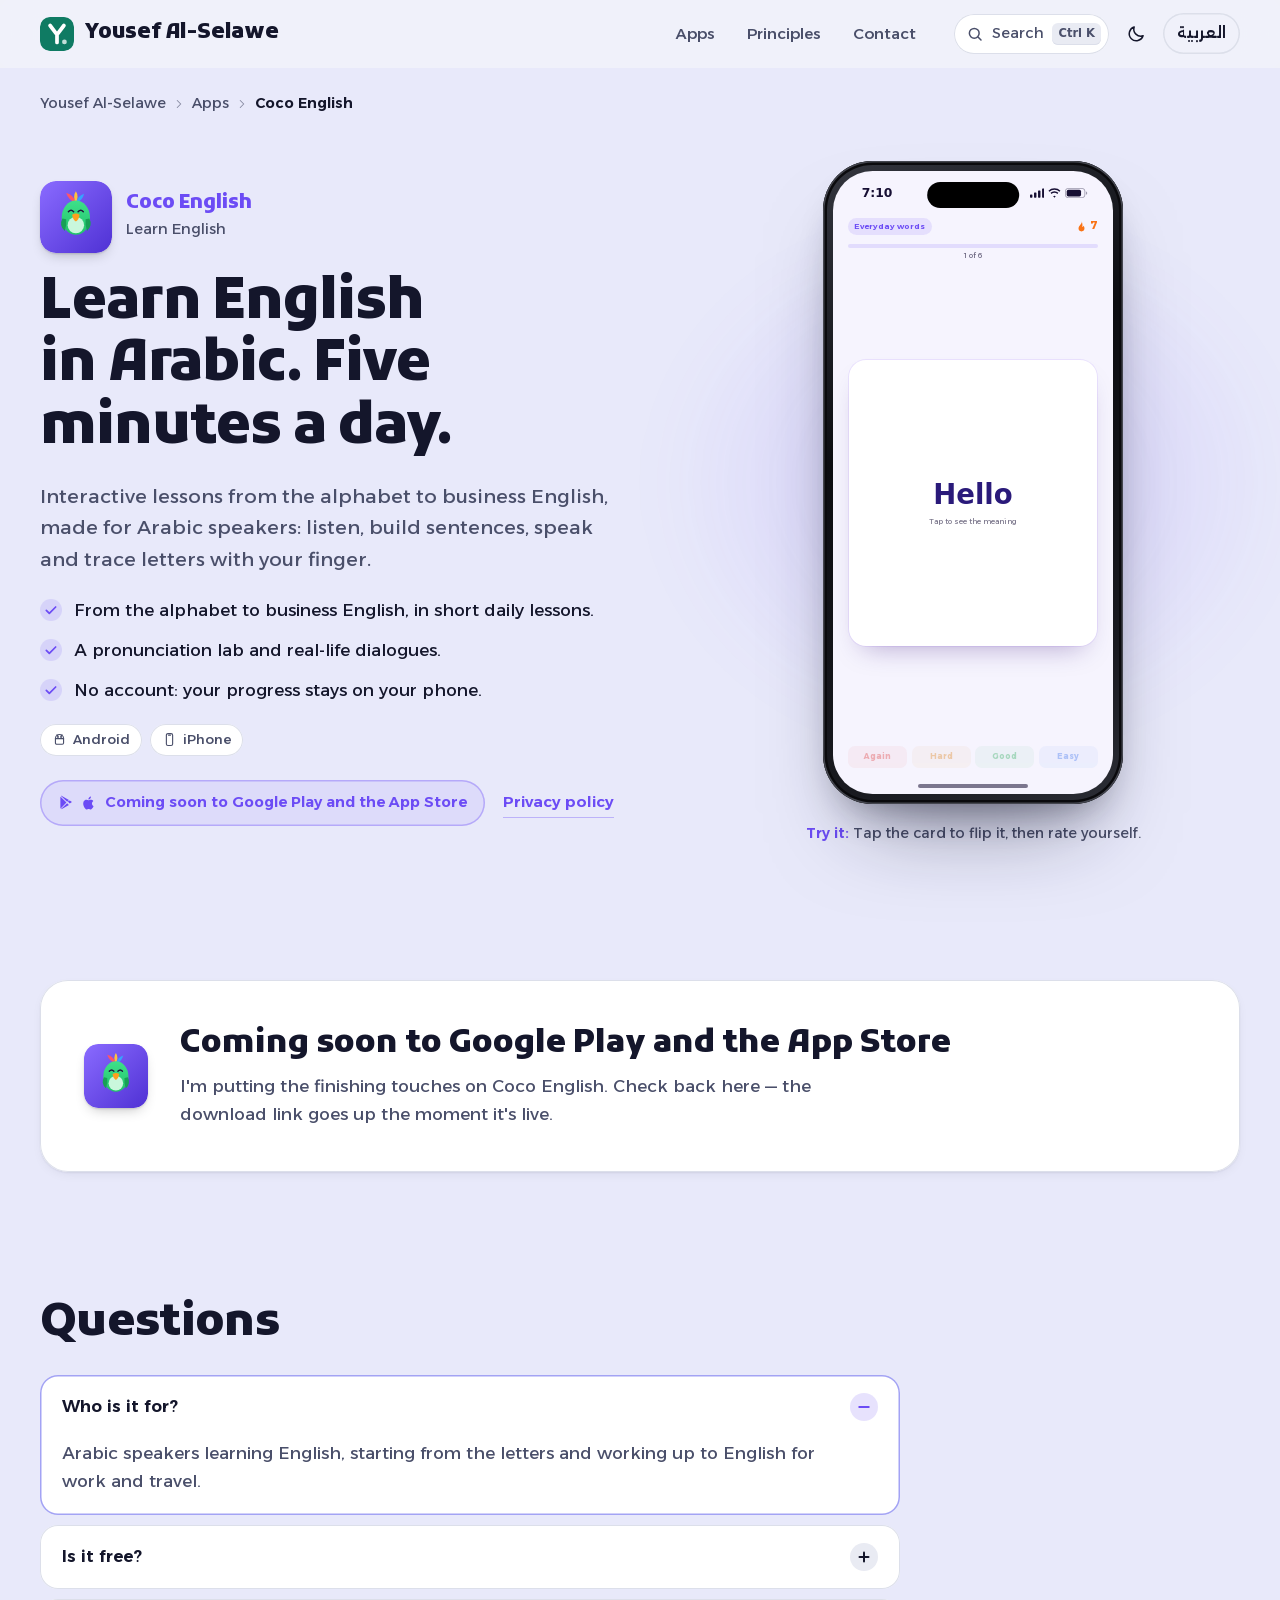
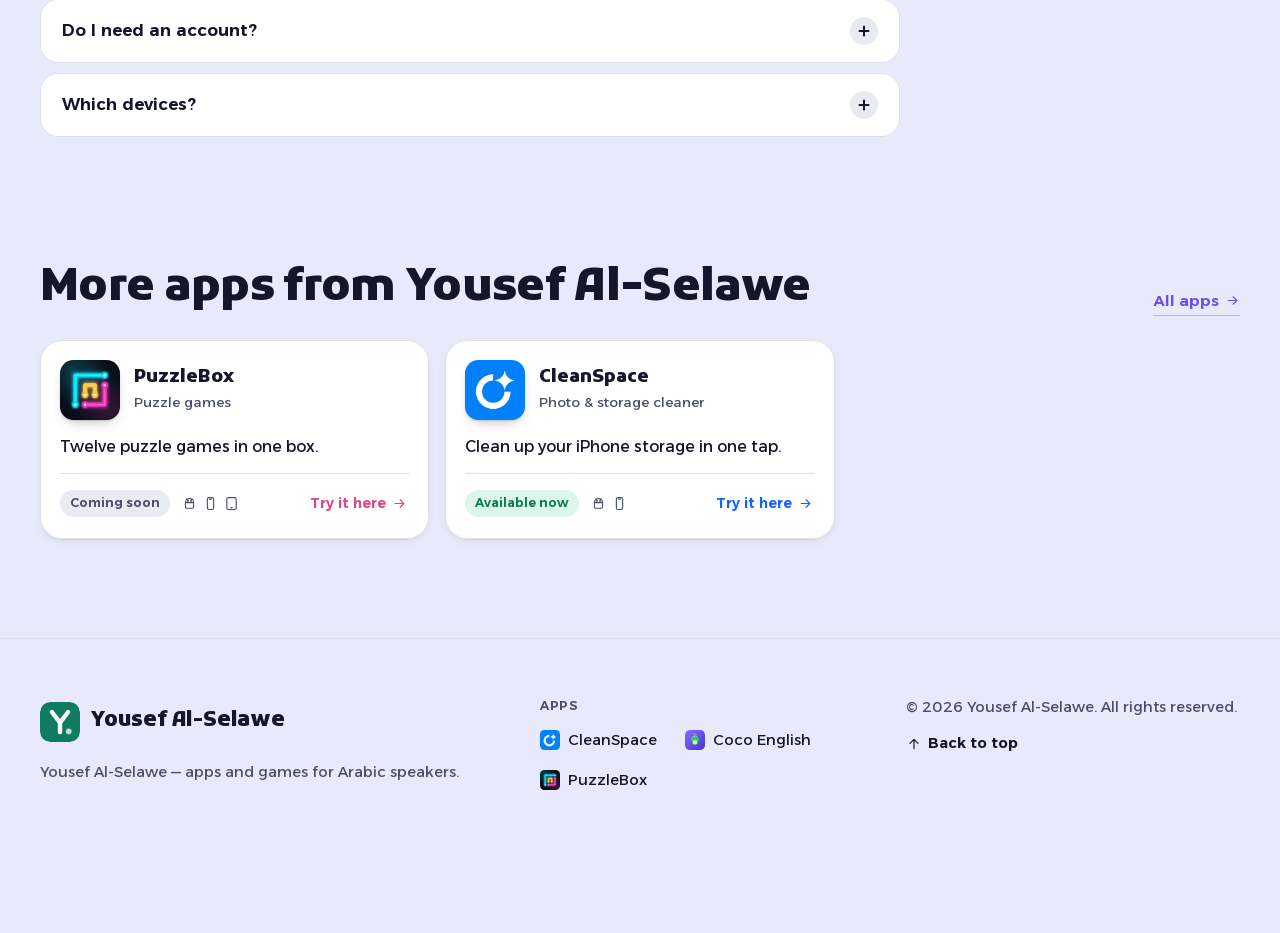
<file: en/apps/cocoenglish/index.html>
<!doctype html>
<html lang="en" dir="ltr">
<head>
<meta charset="utf-8">
<meta name="viewport" content="width=device-width, initial-scale=1, viewport-fit=cover">
<title>Coco English — Learn English in Arabic. Five minutes a day | Yousef Al-Selawe</title>
<meta name="description" content="Interactive lessons from the alphabet to business English, made for Arabic speakers: listen, build sentences, speak and trace letters with your finger.">
<link rel="canonical" href="https://yousefselawe26.github.io/en/apps/cocoenglish/">
<link rel="alternate" hreflang="ar" href="https://yousefselawe26.github.io/ar/apps/cocoenglish/">
<link rel="alternate" hreflang="en" href="https://yousefselawe26.github.io/en/apps/cocoenglish/">
<link rel="alternate" hreflang="x-default" href="https://yousefselawe26.github.io/ar/apps/cocoenglish/">
<meta property="og:type" content="website">
<meta property="og:site_name" content="Yousef Al-Selawe">
<meta property="og:title" content="Coco English — Learn English in Arabic. Five minutes a day | Yousef Al-Selawe">
<meta property="og:description" content="Interactive lessons from the alphabet to business English, made for Arabic speakers: listen, build sentences, speak and trace letters with your finger.">
<meta property="og:url" content="https://yousefselawe26.github.io/en/apps/cocoenglish/">
<meta property="og:image" content="https://yousefselawe26.github.io/og/apps/cocoenglish-en.png">
<meta property="og:image:width" content="1200">
<meta property="og:image:height" content="630">
<meta property="og:image:alt" content="Yousef Al-Selawe — all my apps in one place">
<meta property="og:locale" content="en_US">
<meta property="og:locale:alternate" content="ar_JO">
<meta name="twitter:card" content="summary_large_image">
<meta name="theme-color" content="#F3F4F9" media="(prefers-color-scheme: light)">
<meta name="theme-color" content="#0B0D16" media="(prefers-color-scheme: dark)">
<link rel="icon" href="/favicon.svg" type="image/svg+xml">
<link rel="icon" href="/favicon-48.png" sizes="48x48" type="image/png">
<link rel="apple-touch-icon" href="/apple-touch-icon.png">
<link rel="manifest" href="/site.webmanifest">
<link rel="preload" href="/fonts/kufam-latin.woff2" as="font" type="font/woff2" crossorigin>
<link rel="preload" href="/fonts/alexandria-latin.woff2" as="font" type="font/woff2" crossorigin>
<link rel="stylesheet" href="/assets/site.css?v=bbc7349735">
<script>
(function () {
  var d = document.documentElement, t = null;
  try { t = localStorage.getItem('sq-theme'); } catch (e) {}
  if (t !== 'light' && t !== 'dark') t = window.matchMedia('(prefers-color-scheme: dark)').matches ? 'dark' : 'light';
  d.setAttribute('data-theme', t);
  d.classList.add('js');
  // If the script never runs, show everything rather than leave it waiting to fade in.
  setTimeout(function () { if (!window.__sqReady) d.classList.remove('js'); }, 2500);
  try { localStorage.setItem('sq-lang', 'en'); } catch (e) {}
})();
</script>
<script type="module" src="/assets/main.js?v=f5901ba729"></script>
<script type="application/ld+json">{"@context":"https://schema.org","@type":"MobileApplication","name":"Coco English","description":"Interactive lessons from the alphabet to business English, made for Arabic speakers: listen, build sentences, speak and trace letters with your finger.","url":"https://yousefselawe26.github.io/en/apps/cocoenglish/","image":"https://yousefselawe26.github.io/img/apps/cocoenglish.svg","applicationCategory":"EducationalApplication","operatingSystem":"Android, iPhone","inLanguage":"en","publisher":{"@type":"Organization","name":"Yousef Al-Selawe","url":"https://yousefselawe26.github.io"}}</script>
<script type="application/ld+json">{"@context":"https://schema.org","@type":"BreadcrumbList","itemListElement":[{"@type":"ListItem","position":1,"name":"Yousef Al-Selawe","item":"https://yousefselawe26.github.io/en/"},{"@type":"ListItem","position":2,"name":"Apps","item":"https://yousefselawe26.github.io/en/#catalog"},{"@type":"ListItem","position":3,"name":"Coco English","item":"https://yousefselawe26.github.io/en/apps/cocoenglish/"}]}</script>
<script type="application/ld+json">{"@context":"https://schema.org","@type":"FAQPage","mainEntity":[{"@type":"Question","name":"Who is it for?","acceptedAnswer":{"@type":"Answer","text":"Arabic speakers learning English, starting from the letters and working up to English for work and travel."}},{"@type":"Question","name":"Is it free?","acceptedAnswer":{"@type":"Answer","text":"You can start for free, with ads. A subscription removes the ads."}},{"@type":"Question","name":"Do I need an account?","acceptedAnswer":{"@type":"Answer","text":"No. Your progress is saved on your phone, and you never have to sign up."}},{"@type":"Question","name":"Which devices?","acceptedAnswer":{"@type":"Answer","text":"Android phones and iPhone."}}]}</script>
</head>
<body class="is-app-page" style="--c:#6C4CF5;--c-dark:#A08CFF">
<a class="skip" href="#main">Skip to content</a>
<header class="nav" data-nav>
  <div class="wrap nav-inner">
    <a class="brand" href="/en/" aria-label="Yousef Al-Selawe — home"><svg class="logo-mark" width="34" height="34" viewBox="0 0 64 64" aria-hidden="true" focusable="false"><rect width="64" height="64" rx="16" fill="var(--brand)"/><path d="M19 16l13 17 13-17M32 33v15" fill="none" stroke="var(--brand-on)" stroke-width="7" stroke-linecap="round" stroke-linejoin="round"/><circle cx="46" cy="47" r="4.5" fill="var(--brand-on)" opacity=".75"/></svg><span class="brand-word">Yousef Al-Selawe</span></a>
    <nav class="nav-links" aria-label="Apps">
      <a href="/en/#catalog">Apps</a>
      <a href="/en/#principles">Principles</a>
      <a href="/en/#contact">Contact</a>
    </nav>
    <div class="nav-tools">
      <button class="search-btn" type="button" data-palette-open aria-label="Quick search" aria-keyshortcuts="Meta+K Control+K">
        <svg class="icon" width="18" height="18" viewBox="0 0 24 24" fill="none" stroke="currentColor" stroke-width="2" stroke-linecap="round" aria-hidden="true"><circle cx="11" cy="11" r="6.5"/><path d="M16 16l4 4"/></svg>
        <span class="search-btn-text">Search</span><kbd data-shortcut>⌘K</kbd>
      </button>
      <button class="icon-btn theme-toggle" type="button" data-theme-toggle data-label-light="Light mode" data-label-dark="Dark mode" aria-label="Dark mode"><svg class="icon i-moon" width="20" height="20" viewBox="0 0 24 24" fill="none" stroke="currentColor" stroke-width="1.8" stroke-linecap="round" stroke-linejoin="round" aria-hidden="true" focusable="false"><path d="M20.5 14.2A8.5 8.5 0 0 1 9.8 3.5a8.5 8.5 0 1 0 10.7 10.7z"/></svg><svg class="icon i-sun" width="20" height="20" viewBox="0 0 24 24" fill="none" stroke="currentColor" stroke-width="1.8" stroke-linecap="round" stroke-linejoin="round" aria-hidden="true" focusable="false"><circle cx="12" cy="12" r="4.2"/><path d="M12 2.5v2.2M12 19.3v2.2M4.6 4.6l1.6 1.6M17.8 17.8l1.6 1.6M2.5 12h2.2M19.3 12h2.2M4.6 19.4l1.6-1.6M17.8 6.2l1.6-1.6"/></svg></button>
      <a class="lang-switch" href="/ar/apps/cocoenglish/" hreflang="ar" lang="ar" data-lang="ar">العربية</a>
    </div>
  </div>
</header>
<main id="main" class="app-page">
  <nav class="wrap crumbs" aria-label="Breadcrumb">
    <a href="/en/">Yousef Al-Selawe</a><svg class="icon icon-flip" width="14" height="14" viewBox="0 0 24 24" fill="none" stroke="currentColor" stroke-width="1.8" stroke-linecap="round" stroke-linejoin="round" aria-hidden="true" focusable="false"><path d="M9 6l6 6-6 6"/></svg><a href="/en/#catalog">Apps</a><svg class="icon icon-flip" width="14" height="14" viewBox="0 0 24 24" fill="none" stroke="currentColor" stroke-width="1.8" stroke-linecap="round" stroke-linejoin="round" aria-hidden="true" focusable="false"><path d="M9 6l6 6-6 6"/></svg><span aria-current="page">Coco English</span>
  </nav>

  <section class="wrap ap-hero" aria-labelledby="ap-title">
    <div class="ap-copy">
      <div class="app-id">
        <img class="app-icon ap-icon" src="/img/apps/cocoenglish.svg" alt="" width="72" height="72" fetchpriority="high">
        <div>
          <p class="app-name">Coco English</p>
          <p class="app-cat">Learn English</p>
        </div>
      </div>
      <h1 class="display ap-title" id="ap-title"><span class="sr-only">Coco English: </span>Learn English in Arabic. Five minutes a day.</h1>
      <p class="lead">Interactive lessons from the alphabet to business English, made for Arabic speakers: listen, build sentences, speak and trace letters with your finger.</p>
      <ul class="app-features">
        <li><svg class="icon" width="16" height="16" viewBox="0 0 24 24" fill="none" stroke="currentColor" stroke-width="1.8" stroke-linecap="round" stroke-linejoin="round" aria-hidden="true" focusable="false"><path d="M5 12.5l4.5 4.5L19 7.5"/></svg><span>From the alphabet to business English, in short daily lessons.</span></li>
        <li><svg class="icon" width="16" height="16" viewBox="0 0 24 24" fill="none" stroke="currentColor" stroke-width="1.8" stroke-linecap="round" stroke-linejoin="round" aria-hidden="true" focusable="false"><path d="M5 12.5l4.5 4.5L19 7.5"/></svg><span>A pronunciation lab and real-life dialogues.</span></li>
        <li><svg class="icon" width="16" height="16" viewBox="0 0 24 24" fill="none" stroke="currentColor" stroke-width="1.8" stroke-linecap="round" stroke-linejoin="round" aria-hidden="true" focusable="false"><path d="M5 12.5l4.5 4.5L19 7.5"/></svg><span>No account: your progress stays on your phone.</span></li>
      </ul>
      <ul class="chips" aria-label="Runs on">
        <li><svg class="icon" width="15" height="15" viewBox="0 0 24 24" fill="none" stroke="currentColor" stroke-width="1.8" stroke-linecap="round" stroke-linejoin="round" aria-hidden="true" focusable="false"><path d="M5.5 10.5h13v7a2 2 0 0 1-2 2h-9a2 2 0 0 1-2-2z"/><path d="M5.5 10.5a6.5 6.5 0 0 1 13 0M8 4.5l1.5 2.2M16 4.5l-1.5 2.2"/><circle cx="9.5" cy="8" r=".6" fill="currentColor"/><circle cx="14.5" cy="8" r=".6" fill="currentColor"/></svg>Android</li><li><svg class="icon" width="15" height="15" viewBox="0 0 24 24" fill="none" stroke="currentColor" stroke-width="1.8" stroke-linecap="round" stroke-linejoin="round" aria-hidden="true" focusable="false"><rect x="7" y="2.5" width="10" height="19" rx="2.5"/><path d="M10.5 5h3"/></svg>iPhone</li>
      </ul>
      <div class="app-actions"><span class="soon"><svg class="icon" width="15" height="15" viewBox="0 0 24 24" aria-hidden="true" focusable="false"><path fill="currentColor" d="M4.2 2.6c-.3.3-.4.7-.4 1.2v16.4c0 .5.1.9.4 1.2l9.3-9.4zM14.6 13.1l2.9 2.9-11.3 6.4c-.5.3-1 .3-1.4.1zM14.6 10.9L4.8 1.5c.4-.2.9-.2 1.4.1L17.5 8zM18.7 8.7l2.6 1.5c.9.5.9 1.3 0 1.8l-2.6 1.5-3.1-3z"/></svg><svg class="icon" width="16" height="16" viewBox="0 0 24 24" aria-hidden="true" focusable="false"><path fill="currentColor" d="M16.4 12.6c0-2.4 2-3.6 2.1-3.7-1.1-1.7-2.9-1.9-3.5-1.9-1.5-.2-2.9.9-3.7.9-.8 0-1.9-.9-3.2-.8-1.6 0-3.1 1-4 2.4-1.7 3-.4 7.4 1.2 9.8.8 1.2 1.8 2.5 3 2.4 1.2 0 1.7-.8 3.1-.8s1.9.8 3.2.8c1.3 0 2.2-1.2 3-2.4.9-1.4 1.3-2.7 1.3-2.8 0 0-2.5-1-2.5-3.9zM14 5.4c.7-.8 1.1-1.9 1-3-1 0-2.1.7-2.8 1.5-.6.7-1.2 1.8-1 2.9 1 .1 2.1-.6 2.8-1.4z"/></svg>Coming soon to Google Play and the App Store</span>
        <a class="link-ext" href="/privacy.html">Privacy policy</a></div>
      
    </div>
    <div class="app-stage">
      <div class="device device--phone " id="device-cocoenglish" role="group" aria-label="Interactive demo of Coco English" data-demo="cocoenglish">
  <div class="screen demo-cocoenglish">
    <div class="sb" aria-hidden="true"><span class="sb-time" data-clock>9:41</span><span class="sb-island"></span><span class="sb-right"><svg class="sb-icon" viewBox="0 0 18 12" aria-hidden="true"><g fill="currentColor"><rect x="0" y="8" width="3" height="4" rx=".8"/><rect x="5" y="5.5" width="3" height="6.5" rx=".8"/><rect x="10" y="3" width="3" height="9" rx=".8"/><rect x="15" y=".5" width="3" height="11.5" rx=".8"/></g></svg><svg class="sb-icon" viewBox="0 0 16 12" aria-hidden="true"><path fill="currentColor" d="M8 2.3c2.4 0 4.6.9 6.2 2.5l1.3-1.4A10.6 10.6 0 0 0 8 .3 10.6 10.6 0 0 0 .5 3.4l1.3 1.4A8.7 8.7 0 0 1 8 2.3zm0 3.7c1.4 0 2.7.5 3.6 1.4l1.3-1.4A7 7 0 0 0 8 4a7 7 0 0 0-4.9 2l1.3 1.4C5.3 6.5 6.6 6 8 6zm0 3.6c-.6 0-1.2.3-1.6.7L8 12l1.6-1.7c-.4-.4-1-.7-1.6-.7z"/></svg><svg class="sb-icon sb-battery" viewBox="0 0 27 12" aria-hidden="true"><rect x=".5" y=".5" width="23" height="11" rx="3.2" fill="none" stroke="currentColor" stroke-opacity=".4"/><rect x="2" y="2" width="17" height="8" rx="2" fill="currentColor"/><path d="M25 4v4c.8-.3 1.3-1.1 1.3-2S25.8 4.3 25 4z" fill="currentColor" fill-opacity=".45"/></svg></span></div>
    <div class="ac-top"><span class="ac-deck">Everyday words</span><span class="ac-streak"><svg class="icon" width="13" height="13" viewBox="0 0 24 24" aria-hidden="true" focusable="false"><path fill="currentColor" d="M12.6 2.5c.4 3.2-1.4 4.8-3 6.6C8 10.9 6.5 12.8 6.5 15.4A5.5 5.5 0 0 0 12 21a5.6 5.6 0 0 0 5.5-5.6c0-2.3-1-3.6-2-4.8-.3 1.3-1 2.2-2 2.5.7-3.6-.1-7.3-.9-10.6z"/></svg><b dir="ltr" data-ac-streak>7</b></span></div>
    <div class="ac-progress" aria-hidden="true"><span data-ac-bar></span></div>
    <p class="ac-count" data-ac-count>1 of 6</p>
    <div class="ac-stage">
      <button class="ac-card" type="button" data-ac-card aria-pressed="false">
        <span class="ac-face ac-front"><span class="ac-word" lang="en" dir="ltr" data-ac-word>Hello</span><span class="ac-tap">Tap to see the meaning</span></span>
        <span class="ac-face ac-back" aria-hidden="true">
          <span class="ac-trans" lang="ar" data-ac-trans>مرحباً</span>
          <span class="ac-translit" lang="ar" data-ac-translit>هَلو</span>
          <span class="ac-ex" lang="en" dir="ltr" data-ac-ex>Hello, nice to meet you!</span>
          <span class="ac-ex-tr" lang="ar" data-ac-ex-tr>مرحباً، تشرّفت بمعرفتك!</span>
        </span>
      </button>
      <div class="ac-done" data-ac-done hidden>
        <span class="ac-done-flame"><svg class="icon" width="40" height="40" viewBox="0 0 24 24" aria-hidden="true" focusable="false"><path fill="currentColor" d="M12.6 2.5c.4 3.2-1.4 4.8-3 6.6C8 10.9 6.5 12.8 6.5 15.4A5.5 5.5 0 0 0 12 21a5.6 5.6 0 0 0 5.5-5.6c0-2.3-1-3.6-2-4.8-.3 1.3-1 2.2-2 2.5.7-3.6-.1-7.3-.9-10.6z"/></svg></span>
        <b>Nice work!</b>
        <p data-ac-done-body></p>
        <button type="button" class="ac-restart" data-ac-restart>Start over</button>
      </div>
    </div>
    <div class="ac-rate" data-ac-rate>
      <button type="button" class="ac-r ac-again" data-ac-grade="again" disabled>Again</button><button type="button" class="ac-r ac-hard" data-ac-grade="hard" disabled>Hard</button><button type="button" class="ac-r ac-good" data-ac-grade="good" disabled>Good</button><button type="button" class="ac-r ac-easy" data-ac-grade="easy" disabled>Easy</button>
    </div>
    <div class="ac-tabbar" aria-hidden="true"><i class="is-on"></i><i></i><i></i><i></i></div>
  </div>
</div>
      <p class="demo-hint"><b>Try it:</b> Tap the card to flip it, then rate yourself.</p>
    </div>
  </section>

  
  <section class="wrap ap-get" aria-labelledby="get-title">
    <div class="get-card is-soon">
      <img class="app-icon" src="/img/apps/cocoenglish.svg" alt="" width="64" height="64" loading="lazy">
      <div>
        <h2 class="get-title" id="get-title">Coming soon to Google Play and the App Store</h2>
        <p>I&#39;m putting the finishing touches on Coco English. Check back here — the download link goes up the moment it&#39;s live.</p>
      </div>
    </div>
  </section>

  <section class="wrap ap-faq" aria-labelledby="faq-title">
    <h2 class="h2" id="faq-title">Questions</h2>
    <div class="faq-list">
      <details class="faq" open>
        <summary>Who is it for?<span class="faq-mark" aria-hidden="true"></span></summary>
        <p>Arabic speakers learning English, starting from the letters and working up to English for work and travel.</p>
      </details>
      <details class="faq">
        <summary>Is it free?<span class="faq-mark" aria-hidden="true"></span></summary>
        <p>You can start for free, with ads. A subscription removes the ads.</p>
      </details>
      <details class="faq">
        <summary>Do I need an account?<span class="faq-mark" aria-hidden="true"></span></summary>
        <p>No. Your progress is saved on your phone, and you never have to sign up.</p>
      </details>
      <details class="faq">
        <summary>Which devices?<span class="faq-mark" aria-hidden="true"></span></summary>
        <p>Android phones and iPhone.</p>
      </details>
    </div>
  </section>

  <section class="wrap ap-more" aria-labelledby="more-title">
    <div class="more-head">
      <h2 class="h2" id="more-title">More apps from Yousef Al-Selawe</h2>
      <a class="link-ext" href="/en/#catalog">All apps<svg class="icon icon-flip" width="15" height="15" viewBox="0 0 24 24" fill="none" stroke="currentColor" stroke-width="1.8" stroke-linecap="round" stroke-linejoin="round" aria-hidden="true" focusable="false"><path d="M5 12h14M13 6l6 6-6 6"/></svg></a>
    </div>
    <ul class="catalog-grid">
      <li class="app-card" id="card-puzzlebox" data-group="games" data-search="puzzlebox puzzlebox puzzle games games" style="--c:#E0458A;--c-dark:#FF77B4">
        <img class="app-icon" src="/img/apps/puzzlebox.webp" alt="" width="64" height="64" loading="lazy">
        <span class="app-card-body">
          <a class="app-card-name" href="/en/apps/puzzlebox/">PuzzleBox</a>
          <span class="app-card-cat">Puzzle games</span>
        </span>
        <span class="app-card-line">Twelve puzzle games in one box.</span>
        <span class="app-card-foot">
          <span class="status">Coming soon</span>
          <span class="app-card-platforms" aria-hidden="true"><svg class="icon" width="15" height="15" viewBox="0 0 24 24" fill="none" stroke="currentColor" stroke-width="1.8" stroke-linecap="round" stroke-linejoin="round" aria-hidden="true" focusable="false"><path d="M5.5 10.5h13v7a2 2 0 0 1-2 2h-9a2 2 0 0 1-2-2z"/><path d="M5.5 10.5a6.5 6.5 0 0 1 13 0M8 4.5l1.5 2.2M16 4.5l-1.5 2.2"/><circle cx="9.5" cy="8" r=".6" fill="currentColor"/><circle cx="14.5" cy="8" r=".6" fill="currentColor"/></svg><svg class="icon" width="15" height="15" viewBox="0 0 24 24" fill="none" stroke="currentColor" stroke-width="1.8" stroke-linecap="round" stroke-linejoin="round" aria-hidden="true" focusable="false"><rect x="7" y="2.5" width="10" height="19" rx="2.5"/><path d="M10.5 5h3"/></svg><svg class="icon" width="15" height="15" viewBox="0 0 24 24" fill="none" stroke="currentColor" stroke-width="1.8" stroke-linecap="round" stroke-linejoin="round" aria-hidden="true" focusable="false"><rect x="4.5" y="2.5" width="15" height="19" rx="2.5"/><path d="M11 18.5h2"/></svg></span>
          <a class="app-card-try" href="/en/#app-puzzlebox">Try it here<svg class="icon icon-flip" width="15" height="15" viewBox="0 0 24 24" fill="none" stroke="currentColor" stroke-width="1.8" stroke-linecap="round" stroke-linejoin="round" aria-hidden="true" focusable="false"><path d="M5 12h14M13 6l6 6-6 6"/></svg></a>
        </span>
      </li>
      <li class="app-card" id="card-cleanspace" data-group="utilities" data-search="cleanspace cleanspace photo &amp; storage cleaner utilities" style="--c:#1463FF;--c-dark:#3B82FF">
        <img class="app-icon" src="/img/apps/cleanspace.webp" alt="" width="64" height="64" loading="lazy">
        <span class="app-card-body">
          <a class="app-card-name" href="/en/apps/cleanspace/">CleanSpace</a>
          <span class="app-card-cat">Photo &amp; storage cleaner</span>
        </span>
        <span class="app-card-line">Clean up your iPhone storage in one tap.</span>
        <span class="app-card-foot">
          <span class="status is-live">Available now</span>
          <span class="app-card-platforms" aria-hidden="true"><svg class="icon" width="15" height="15" viewBox="0 0 24 24" fill="none" stroke="currentColor" stroke-width="1.8" stroke-linecap="round" stroke-linejoin="round" aria-hidden="true" focusable="false"><path d="M5.5 10.5h13v7a2 2 0 0 1-2 2h-9a2 2 0 0 1-2-2z"/><path d="M5.5 10.5a6.5 6.5 0 0 1 13 0M8 4.5l1.5 2.2M16 4.5l-1.5 2.2"/><circle cx="9.5" cy="8" r=".6" fill="currentColor"/><circle cx="14.5" cy="8" r=".6" fill="currentColor"/></svg><svg class="icon" width="15" height="15" viewBox="0 0 24 24" fill="none" stroke="currentColor" stroke-width="1.8" stroke-linecap="round" stroke-linejoin="round" aria-hidden="true" focusable="false"><rect x="7" y="2.5" width="10" height="19" rx="2.5"/><path d="M10.5 5h3"/></svg></span>
          <a class="app-card-try" href="/en/#app-cleanspace">Try it here<svg class="icon icon-flip" width="15" height="15" viewBox="0 0 24 24" fill="none" stroke="currentColor" stroke-width="1.8" stroke-linecap="round" stroke-linejoin="round" aria-hidden="true" focusable="false"><path d="M5 12h14M13 6l6 6-6 6"/></svg></a>
        </span>
      </li>
    </ul>
  </section>
</main>
<script type="application/json" id="demo-data">{"lang":"en","cards":[{"id":"hello","word":"Hello","meaning":"مرحباً","say":"هَلو","example":"Hello, nice to meet you!","exampleAr":"مرحباً، تشرّفت بمعرفتك!"},{"id":"apple","word":"Apple","meaning":"تفّاحة","say":"آبِل","example":"I eat an apple every day.","exampleAr":"آكل تفّاحة كل يوم."},{"id":"thanks","word":"Thank you","meaning":"شكراً لك","say":"ثانك يو","example":"Thank you for your help.","exampleAr":"شكراً لمساعدتك."},{"id":"airport","word":"Airport","meaning":"مطار","say":"إيربورت","example":"The airport is far from here.","exampleAr":"المطار بعيد عن هنا."},{"id":"meeting","word":"Meeting","meaning":"اجتماع","say":"ميتِنغ","example":"The meeting starts at nine.","exampleAr":"يبدأ الاجتماع في التاسعة."},{"id":"deadline","word":"Deadline","meaning":"موعد التسليم","say":"ديدلاين","example":"The deadline is next Monday.","exampleAr":"موعد التسليم يوم الاثنين القادم."}],"verses":[],"demo":{"cocoenglish":{"deck":"Everyday words","streak":"days","flip":"Tap to see the meaning","again":"Again","hard":"Hard","good":"Good","easy":"Easy","doneTitle":"Nice work!","doneBody":"That's today's lesson done — your streak is now {streak} days.","restart":"Start over","cardOf":"{n} of {total}"}}}</script>
<footer class="footer">
  <div class="wrap footer-grid">
    <div class="footer-brand">
      <a class="brand" href="/en/" aria-label="Yousef Al-Selawe — home"><svg class="logo-mark" width="40" height="40" viewBox="0 0 64 64" aria-hidden="true" focusable="false"><rect width="64" height="64" rx="16" fill="var(--brand)"/><path d="M19 16l13 17 13-17M32 33v15" fill="none" stroke="var(--brand-on)" stroke-width="7" stroke-linecap="round" stroke-linejoin="round"/><circle cx="46" cy="47" r="4.5" fill="var(--brand-on)" opacity=".75"/></svg><span class="brand-word">Yousef Al-Selawe</span></a>
      <p>Yousef Al-Selawe — apps and games for Arabic speakers.</p>
    </div>
    <nav class="footer-apps" aria-label="Apps">
      <h2 class="footer-h">Apps</h2>
      <ul>
        <li><a href="/en/apps/cleanspace/"><img src="/img/apps/cleanspace.webp" alt="" width="20" height="20" loading="lazy">CleanSpace</a></li>
        <li><a href="/en/apps/cocoenglish/"><img src="/img/apps/cocoenglish.svg" alt="" width="20" height="20" loading="lazy">Coco English</a></li>
        <li><a href="/en/apps/puzzlebox/"><img src="/img/apps/puzzlebox.webp" alt="" width="20" height="20" loading="lazy">PuzzleBox</a></li>
      </ul>
    </nav>
    <div class="footer-meta">
      <p>© 2026 Yousef Al-Selawe. All rights reserved.</p>
      <a class="footer-top" href="#main"><svg class="icon" width="16" height="16" viewBox="0 0 24 24" fill="none" stroke="currentColor" stroke-width="1.8" stroke-linecap="round" stroke-linejoin="round" aria-hidden="true" focusable="false"><path d="M12 19V5M6 11l6-6 6 6"/></svg>Back to top</a>
    </div>
  </div>
</footer>
<dialog class="palette" data-palette aria-label="Quick search">
  <div class="palette-box">
    <div class="palette-search">
      <svg class="icon" width="20" height="20" viewBox="0 0 24 24" fill="none" stroke="currentColor" stroke-width="2" stroke-linecap="round" aria-hidden="true"><circle cx="11" cy="11" r="6.5"/><path d="M16 16l4 4"/></svg>
      <input type="text" role="combobox" aria-expanded="true" aria-controls="palette-list" aria-autocomplete="list" aria-label="Quick search" placeholder="Search apps and pages…" autocomplete="off" spellcheck="false" data-palette-input>
      <kbd>esc</kbd>
    </div>
    <ul class="palette-list" id="palette-list" role="listbox" aria-label="Quick search" data-palette-list></ul>
    <p class="palette-empty" data-palette-empty hidden></p>
    <div class="palette-foot" aria-hidden="true">
      <span><kbd>↑</kbd><kbd>↓</kbd>to move</span>
      <span><kbd>↵</kbd>to open</span>
      <span><kbd>esc</kbd>to close</span>
    </div>
  </div>
</dialog>
<script type="application/json" id="palette-data">{"items":[{"group":"apps","id":"cleanspace","label":"CleanSpace","hint":"Photo & storage cleaner","icon":"/img/apps/cleanspace.webp","href":"/en/apps/cleanspace/","keywords":"CleanSpace CleanSpace Utilities Clean up your iPhone storage in one tap."},{"group":"apps","id":"cocoenglish","label":"Coco English","hint":"Learn English","icon":"/img/apps/cocoenglish.svg","href":"/en/apps/cocoenglish/","keywords":"Coco English كوكو إنجليزي Education Learn English in Arabic. Five minutes a day."},{"group":"apps","id":"puzzlebox","label":"PuzzleBox","hint":"Puzzle games","icon":"/img/apps/puzzlebox.webp","href":"/en/apps/puzzlebox/","keywords":"PuzzleBox PuzzleBox Games Twelve puzzle games in one box."},{"group":"pages","label":"All apps","href":"/en/#catalog","glyph":"grid"},{"group":"pages","label":"Principles","href":"/en/#principles","glyph":"spark"},{"group":"pages","label":"Contact us","href":"/en/#contact","glyph":"mail"},{"group":"actions","label":"Switch light and dark mode","action":"theme","glyph":"theme"},{"group":"actions","label":"العربية","hint":"View the site in Arabic","href":"/ar/apps/cocoenglish/","lang":"ar","glyph":"lang"}],"groups":{"apps":"Apps","pages":"On this site","actions":"Actions"},"empty":"No results for “{q}”"}</script>

</body>
</html>
</file>
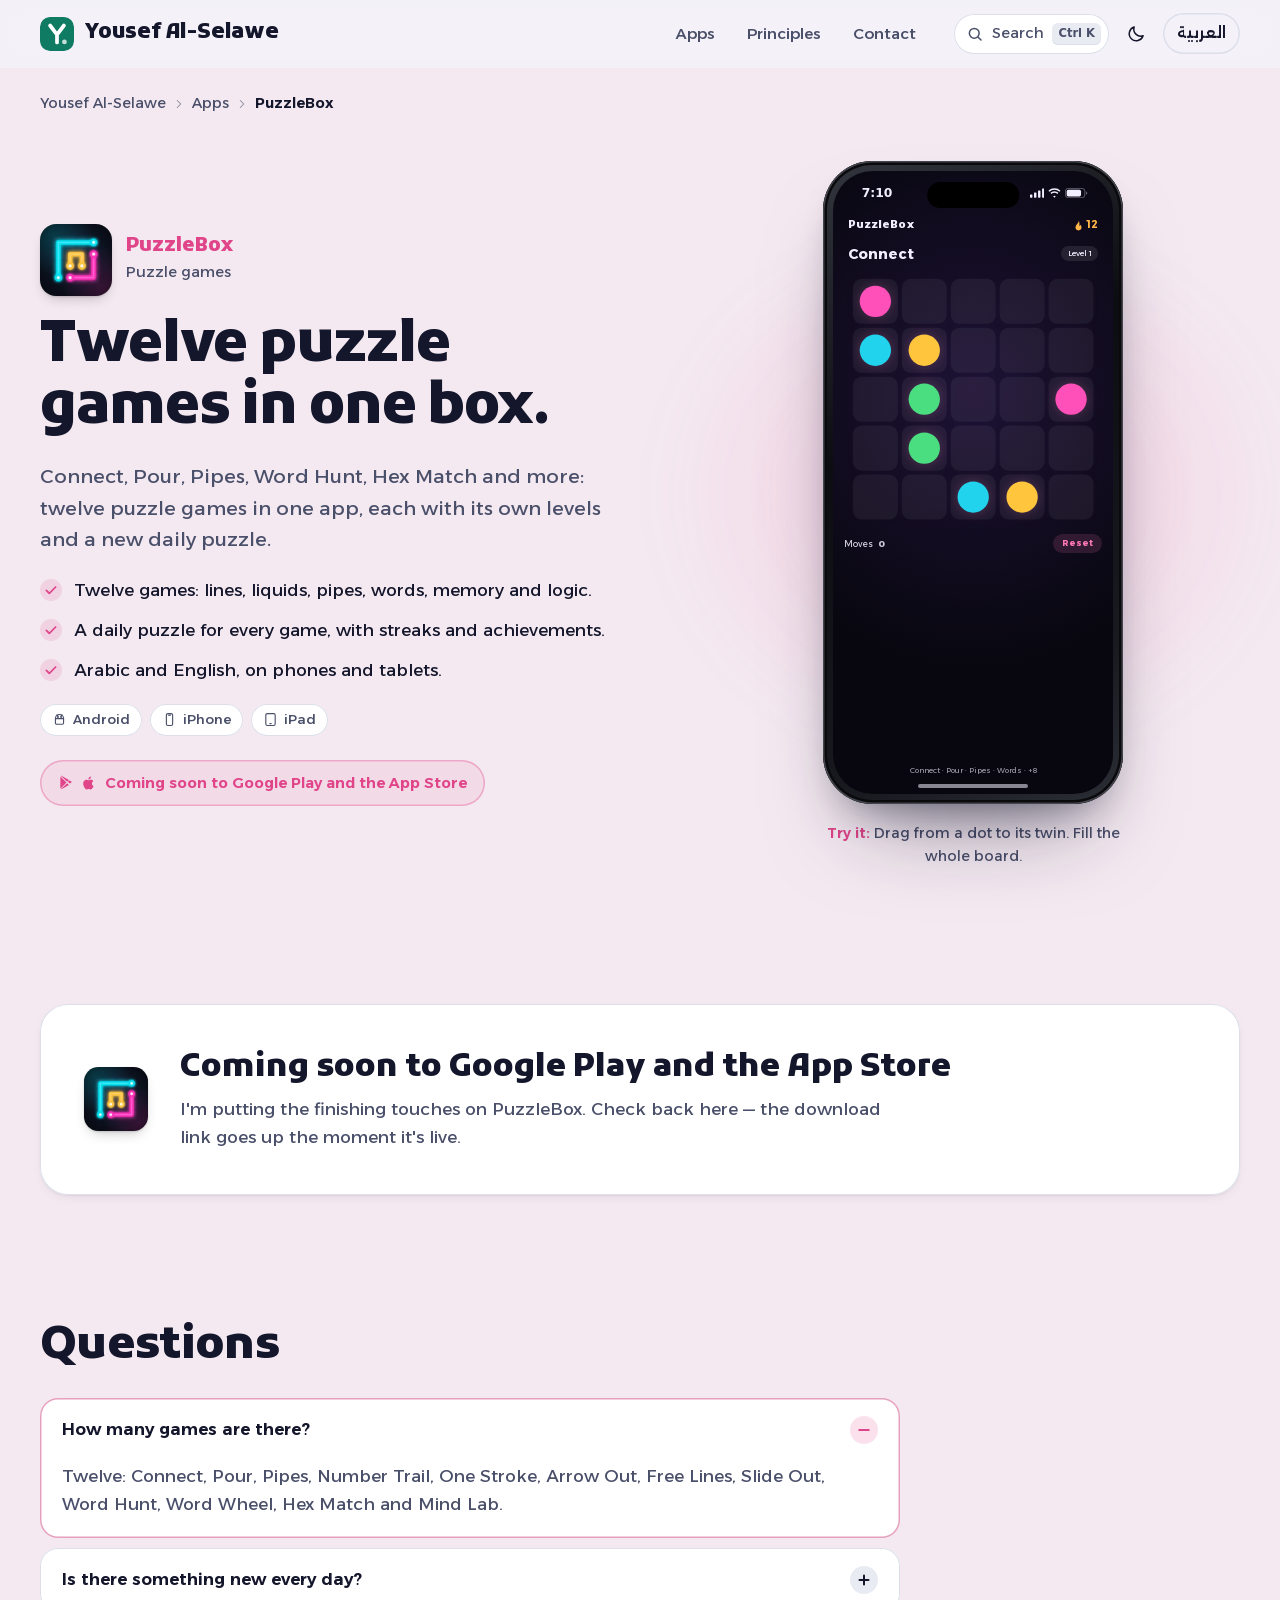
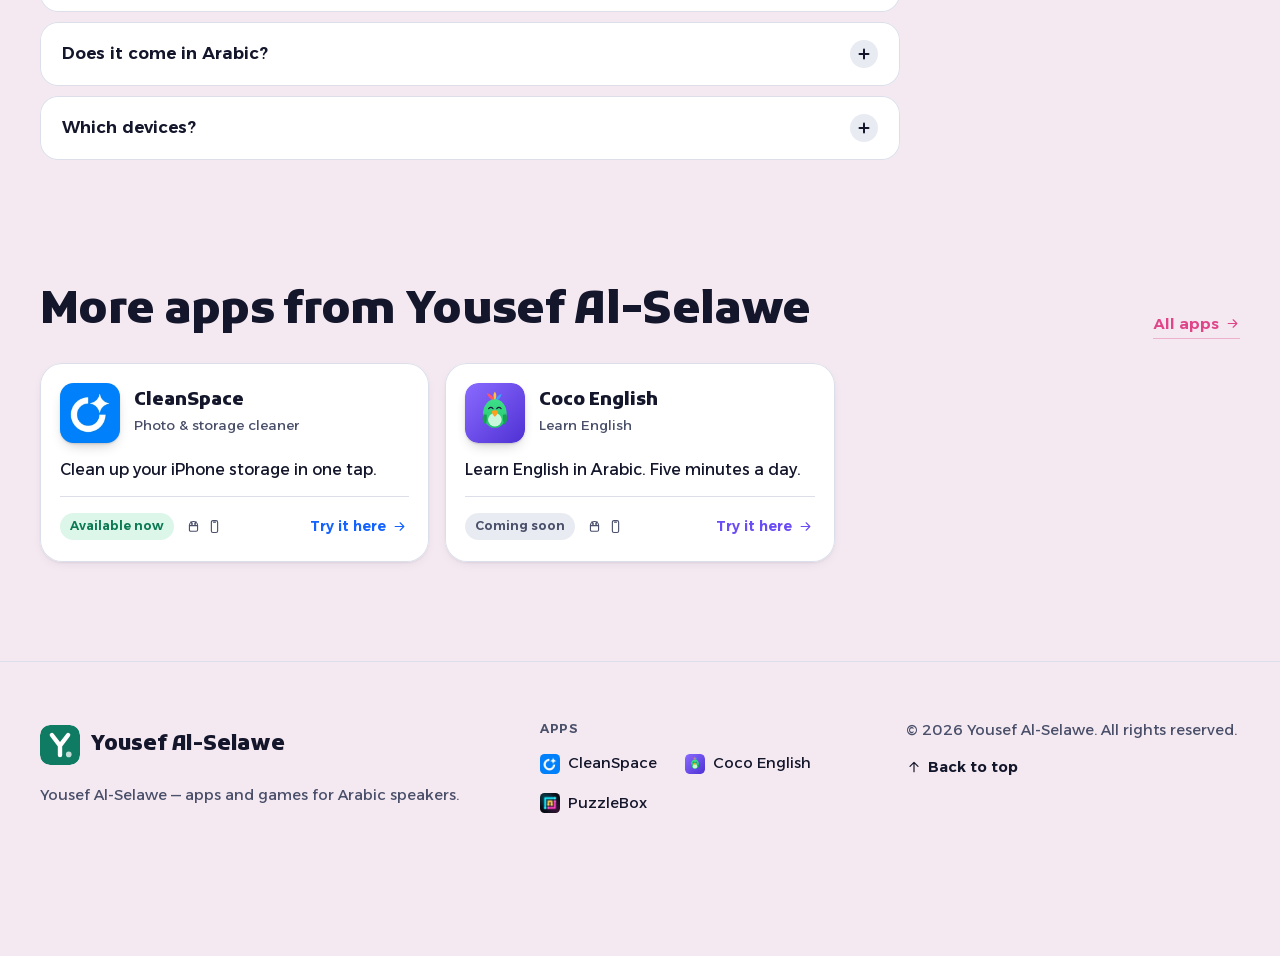
<file: en/apps/puzzlebox/index.html>
<!doctype html>
<html lang="en" dir="ltr">
<head>
<meta charset="utf-8">
<meta name="viewport" content="width=device-width, initial-scale=1, viewport-fit=cover">
<title>PuzzleBox — Twelve puzzle games in one box | Yousef Al-Selawe</title>
<meta name="description" content="Connect, Pour, Pipes, Word Hunt, Hex Match and more: twelve puzzle games in one app, each with its own levels and a new daily puzzle.">
<link rel="canonical" href="https://yousefselawe26.github.io/en/apps/puzzlebox/">
<link rel="alternate" hreflang="ar" href="https://yousefselawe26.github.io/ar/apps/puzzlebox/">
<link rel="alternate" hreflang="en" href="https://yousefselawe26.github.io/en/apps/puzzlebox/">
<link rel="alternate" hreflang="x-default" href="https://yousefselawe26.github.io/ar/apps/puzzlebox/">
<meta property="og:type" content="website">
<meta property="og:site_name" content="Yousef Al-Selawe">
<meta property="og:title" content="PuzzleBox — Twelve puzzle games in one box | Yousef Al-Selawe">
<meta property="og:description" content="Connect, Pour, Pipes, Word Hunt, Hex Match and more: twelve puzzle games in one app, each with its own levels and a new daily puzzle.">
<meta property="og:url" content="https://yousefselawe26.github.io/en/apps/puzzlebox/">
<meta property="og:image" content="https://yousefselawe26.github.io/og/apps/puzzlebox-en.png">
<meta property="og:image:width" content="1200">
<meta property="og:image:height" content="630">
<meta property="og:image:alt" content="Yousef Al-Selawe — all my apps in one place">
<meta property="og:locale" content="en_US">
<meta property="og:locale:alternate" content="ar_JO">
<meta name="twitter:card" content="summary_large_image">
<meta name="theme-color" content="#F3F4F9" media="(prefers-color-scheme: light)">
<meta name="theme-color" content="#0B0D16" media="(prefers-color-scheme: dark)">
<link rel="icon" href="/favicon.svg" type="image/svg+xml">
<link rel="icon" href="/favicon-48.png" sizes="48x48" type="image/png">
<link rel="apple-touch-icon" href="/apple-touch-icon.png">
<link rel="manifest" href="/site.webmanifest">
<link rel="preload" href="/fonts/kufam-latin.woff2" as="font" type="font/woff2" crossorigin>
<link rel="preload" href="/fonts/alexandria-latin.woff2" as="font" type="font/woff2" crossorigin>
<link rel="stylesheet" href="/assets/site.css?v=bbc7349735">
<script>
(function () {
  var d = document.documentElement, t = null;
  try { t = localStorage.getItem('sq-theme'); } catch (e) {}
  if (t !== 'light' && t !== 'dark') t = window.matchMedia('(prefers-color-scheme: dark)').matches ? 'dark' : 'light';
  d.setAttribute('data-theme', t);
  d.classList.add('js');
  // If the script never runs, show everything rather than leave it waiting to fade in.
  setTimeout(function () { if (!window.__sqReady) d.classList.remove('js'); }, 2500);
  try { localStorage.setItem('sq-lang', 'en'); } catch (e) {}
})();
</script>
<script type="module" src="/assets/main.js?v=f5901ba729"></script>
<script type="application/ld+json">{"@context":"https://schema.org","@type":"MobileApplication","name":"PuzzleBox","description":"Connect, Pour, Pipes, Word Hunt, Hex Match and more: twelve puzzle games in one app, each with its own levels and a new daily puzzle.","url":"https://yousefselawe26.github.io/en/apps/puzzlebox/","image":"https://yousefselawe26.github.io/img/apps/puzzlebox.webp","applicationCategory":"GameApplication","operatingSystem":"Android, iPhone, iPad","inLanguage":"en","publisher":{"@type":"Organization","name":"Yousef Al-Selawe","url":"https://yousefselawe26.github.io"}}</script>
<script type="application/ld+json">{"@context":"https://schema.org","@type":"BreadcrumbList","itemListElement":[{"@type":"ListItem","position":1,"name":"Yousef Al-Selawe","item":"https://yousefselawe26.github.io/en/"},{"@type":"ListItem","position":2,"name":"Apps","item":"https://yousefselawe26.github.io/en/#catalog"},{"@type":"ListItem","position":3,"name":"PuzzleBox","item":"https://yousefselawe26.github.io/en/apps/puzzlebox/"}]}</script>
<script type="application/ld+json">{"@context":"https://schema.org","@type":"FAQPage","mainEntity":[{"@type":"Question","name":"How many games are there?","acceptedAnswer":{"@type":"Answer","text":"Twelve: Connect, Pour, Pipes, Number Trail, One Stroke, Arrow Out, Free Lines, Slide Out, Word Hunt, Word Wheel, Hex Match and Mind Lab."}},{"@type":"Question","name":"Is there something new every day?","acceptedAnswer":{"@type":"Answer","text":"Yes. Every game has a daily puzzle, and each keeps its own streak."}},{"@type":"Question","name":"Does it come in Arabic?","acceptedAnswer":{"@type":"Answer","text":"Yes. The whole app works in Arabic and English, including the word games."}},{"@type":"Question","name":"Which devices?","acceptedAnswer":{"@type":"Answer","text":"iPhone, iPad, and Android phones and tablets."}}]}</script>
</head>
<body class="is-app-page" style="--c:#E0458A;--c-dark:#FF77B4">
<a class="skip" href="#main">Skip to content</a>
<header class="nav" data-nav>
  <div class="wrap nav-inner">
    <a class="brand" href="/en/" aria-label="Yousef Al-Selawe — home"><svg class="logo-mark" width="34" height="34" viewBox="0 0 64 64" aria-hidden="true" focusable="false"><rect width="64" height="64" rx="16" fill="var(--brand)"/><path d="M19 16l13 17 13-17M32 33v15" fill="none" stroke="var(--brand-on)" stroke-width="7" stroke-linecap="round" stroke-linejoin="round"/><circle cx="46" cy="47" r="4.5" fill="var(--brand-on)" opacity=".75"/></svg><span class="brand-word">Yousef Al-Selawe</span></a>
    <nav class="nav-links" aria-label="Apps">
      <a href="/en/#catalog">Apps</a>
      <a href="/en/#principles">Principles</a>
      <a href="/en/#contact">Contact</a>
    </nav>
    <div class="nav-tools">
      <button class="search-btn" type="button" data-palette-open aria-label="Quick search" aria-keyshortcuts="Meta+K Control+K">
        <svg class="icon" width="18" height="18" viewBox="0 0 24 24" fill="none" stroke="currentColor" stroke-width="2" stroke-linecap="round" aria-hidden="true"><circle cx="11" cy="11" r="6.5"/><path d="M16 16l4 4"/></svg>
        <span class="search-btn-text">Search</span><kbd data-shortcut>⌘K</kbd>
      </button>
      <button class="icon-btn theme-toggle" type="button" data-theme-toggle data-label-light="Light mode" data-label-dark="Dark mode" aria-label="Dark mode"><svg class="icon i-moon" width="20" height="20" viewBox="0 0 24 24" fill="none" stroke="currentColor" stroke-width="1.8" stroke-linecap="round" stroke-linejoin="round" aria-hidden="true" focusable="false"><path d="M20.5 14.2A8.5 8.5 0 0 1 9.8 3.5a8.5 8.5 0 1 0 10.7 10.7z"/></svg><svg class="icon i-sun" width="20" height="20" viewBox="0 0 24 24" fill="none" stroke="currentColor" stroke-width="1.8" stroke-linecap="round" stroke-linejoin="round" aria-hidden="true" focusable="false"><circle cx="12" cy="12" r="4.2"/><path d="M12 2.5v2.2M12 19.3v2.2M4.6 4.6l1.6 1.6M17.8 17.8l1.6 1.6M2.5 12h2.2M19.3 12h2.2M4.6 19.4l1.6-1.6M17.8 6.2l1.6-1.6"/></svg></button>
      <a class="lang-switch" href="/ar/apps/puzzlebox/" hreflang="ar" lang="ar" data-lang="ar">العربية</a>
    </div>
  </div>
</header>
<main id="main" class="app-page">
  <nav class="wrap crumbs" aria-label="Breadcrumb">
    <a href="/en/">Yousef Al-Selawe</a><svg class="icon icon-flip" width="14" height="14" viewBox="0 0 24 24" fill="none" stroke="currentColor" stroke-width="1.8" stroke-linecap="round" stroke-linejoin="round" aria-hidden="true" focusable="false"><path d="M9 6l6 6-6 6"/></svg><a href="/en/#catalog">Apps</a><svg class="icon icon-flip" width="14" height="14" viewBox="0 0 24 24" fill="none" stroke="currentColor" stroke-width="1.8" stroke-linecap="round" stroke-linejoin="round" aria-hidden="true" focusable="false"><path d="M9 6l6 6-6 6"/></svg><span aria-current="page">PuzzleBox</span>
  </nav>

  <section class="wrap ap-hero" aria-labelledby="ap-title">
    <div class="ap-copy">
      <div class="app-id">
        <img class="app-icon ap-icon" src="/img/apps/puzzlebox.webp" alt="" width="72" height="72" fetchpriority="high">
        <div>
          <p class="app-name">PuzzleBox</p>
          <p class="app-cat">Puzzle games</p>
        </div>
      </div>
      <h1 class="display ap-title" id="ap-title"><span class="sr-only">PuzzleBox: </span>Twelve puzzle games in one box.</h1>
      <p class="lead">Connect, Pour, Pipes, Word Hunt, Hex Match and more: twelve puzzle games in one app, each with its own levels and a new daily puzzle.</p>
      <ul class="app-features">
        <li><svg class="icon" width="16" height="16" viewBox="0 0 24 24" fill="none" stroke="currentColor" stroke-width="1.8" stroke-linecap="round" stroke-linejoin="round" aria-hidden="true" focusable="false"><path d="M5 12.5l4.5 4.5L19 7.5"/></svg><span>Twelve games: lines, liquids, pipes, words, memory and logic.</span></li>
        <li><svg class="icon" width="16" height="16" viewBox="0 0 24 24" fill="none" stroke="currentColor" stroke-width="1.8" stroke-linecap="round" stroke-linejoin="round" aria-hidden="true" focusable="false"><path d="M5 12.5l4.5 4.5L19 7.5"/></svg><span>A daily puzzle for every game, with streaks and achievements.</span></li>
        <li><svg class="icon" width="16" height="16" viewBox="0 0 24 24" fill="none" stroke="currentColor" stroke-width="1.8" stroke-linecap="round" stroke-linejoin="round" aria-hidden="true" focusable="false"><path d="M5 12.5l4.5 4.5L19 7.5"/></svg><span>Arabic and English, on phones and tablets.</span></li>
      </ul>
      <ul class="chips" aria-label="Runs on">
        <li><svg class="icon" width="15" height="15" viewBox="0 0 24 24" fill="none" stroke="currentColor" stroke-width="1.8" stroke-linecap="round" stroke-linejoin="round" aria-hidden="true" focusable="false"><path d="M5.5 10.5h13v7a2 2 0 0 1-2 2h-9a2 2 0 0 1-2-2z"/><path d="M5.5 10.5a6.5 6.5 0 0 1 13 0M8 4.5l1.5 2.2M16 4.5l-1.5 2.2"/><circle cx="9.5" cy="8" r=".6" fill="currentColor"/><circle cx="14.5" cy="8" r=".6" fill="currentColor"/></svg>Android</li><li><svg class="icon" width="15" height="15" viewBox="0 0 24 24" fill="none" stroke="currentColor" stroke-width="1.8" stroke-linecap="round" stroke-linejoin="round" aria-hidden="true" focusable="false"><rect x="7" y="2.5" width="10" height="19" rx="2.5"/><path d="M10.5 5h3"/></svg>iPhone</li><li><svg class="icon" width="15" height="15" viewBox="0 0 24 24" fill="none" stroke="currentColor" stroke-width="1.8" stroke-linecap="round" stroke-linejoin="round" aria-hidden="true" focusable="false"><rect x="4.5" y="2.5" width="15" height="19" rx="2.5"/><path d="M11 18.5h2"/></svg>iPad</li>
      </ul>
      <div class="app-actions"><span class="soon"><svg class="icon" width="15" height="15" viewBox="0 0 24 24" aria-hidden="true" focusable="false"><path fill="currentColor" d="M4.2 2.6c-.3.3-.4.7-.4 1.2v16.4c0 .5.1.9.4 1.2l9.3-9.4zM14.6 13.1l2.9 2.9-11.3 6.4c-.5.3-1 .3-1.4.1zM14.6 10.9L4.8 1.5c.4-.2.9-.2 1.4.1L17.5 8zM18.7 8.7l2.6 1.5c.9.5.9 1.3 0 1.8l-2.6 1.5-3.1-3z"/></svg><svg class="icon" width="16" height="16" viewBox="0 0 24 24" aria-hidden="true" focusable="false"><path fill="currentColor" d="M16.4 12.6c0-2.4 2-3.6 2.1-3.7-1.1-1.7-2.9-1.9-3.5-1.9-1.5-.2-2.9.9-3.7.9-.8 0-1.9-.9-3.2-.8-1.6 0-3.1 1-4 2.4-1.7 3-.4 7.4 1.2 9.8.8 1.2 1.8 2.5 3 2.4 1.2 0 1.7-.8 3.1-.8s1.9.8 3.2.8c1.3 0 2.2-1.2 3-2.4.9-1.4 1.3-2.7 1.3-2.8 0 0-2.5-1-2.5-3.9zM14 5.4c.7-.8 1.1-1.9 1-3-1 0-2.1.7-2.8 1.5-.6.7-1.2 1.8-1 2.9 1 .1 2.1-.6 2.8-1.4z"/></svg>Coming soon to Google Play and the App Store</span></div>
      
    </div>
    <div class="app-stage">
      <div class="device device--phone " id="device-puzzlebox" role="group" aria-label="Interactive demo of PuzzleBox" data-demo="puzzlebox">
  <div class="screen demo-puzzlebox">
    <div class="sb" aria-hidden="true"><span class="sb-time" data-clock>9:41</span><span class="sb-island"></span><span class="sb-right"><svg class="sb-icon" viewBox="0 0 18 12" aria-hidden="true"><g fill="currentColor"><rect x="0" y="8" width="3" height="4" rx=".8"/><rect x="5" y="5.5" width="3" height="6.5" rx=".8"/><rect x="10" y="3" width="3" height="9" rx=".8"/><rect x="15" y=".5" width="3" height="11.5" rx=".8"/></g></svg><svg class="sb-icon" viewBox="0 0 16 12" aria-hidden="true"><path fill="currentColor" d="M8 2.3c2.4 0 4.6.9 6.2 2.5l1.3-1.4A10.6 10.6 0 0 0 8 .3 10.6 10.6 0 0 0 .5 3.4l1.3 1.4A8.7 8.7 0 0 1 8 2.3zm0 3.7c1.4 0 2.7.5 3.6 1.4l1.3-1.4A7 7 0 0 0 8 4a7 7 0 0 0-4.9 2l1.3 1.4C5.3 6.5 6.6 6 8 6zm0 3.6c-.6 0-1.2.3-1.6.7L8 12l1.6-1.7c-.4-.4-1-.7-1.6-.7z"/></svg><svg class="sb-icon sb-battery" viewBox="0 0 27 12" aria-hidden="true"><rect x=".5" y=".5" width="23" height="11" rx="3.2" fill="none" stroke="currentColor" stroke-opacity=".4"/><rect x="2" y="2" width="17" height="8" rx="2" fill="currentColor"/><path d="M25 4v4c.8-.3 1.3-1.1 1.3-2S25.8 4.3 25 4z" fill="currentColor" fill-opacity=".45"/></svg></span></div>
    <div class="pb-top"><span class="pb-brand" lang="en" dir="ltr">PuzzleBox</span><span class="pb-streak"><svg class="icon" width="13" height="13" viewBox="0 0 24 24" aria-hidden="true" focusable="false"><path fill="currentColor" d="M12.6 2.5c.4 3.2-1.4 4.8-3 6.6C8 10.9 6.5 12.8 6.5 15.4A5.5 5.5 0 0 0 12 21a5.6 5.6 0 0 0 5.5-5.6c0-2.3-1-3.6-2-4.8-.3 1.3-1 2.2-2 2.5.7-3.6-.1-7.3-.9-10.6z"/></svg><b dir="ltr">12</b></span></div>
    <div class="pb-head"><b class="pb-game">Connect</b><span class="pb-level" data-pb-level>Level 1</span></div>
    <div class="pb-board" dir="ltr">
      <svg class="pb-svg" viewBox="-0.1 -0.1 5.2 5.2" data-pb-svg aria-hidden="true"></svg>
      <div class="pb-done" data-pb-done hidden>
        <span class="pb-stars" aria-hidden="true"><svg class="icon" width="22" height="22" viewBox="0 0 24 24" aria-hidden="true" focusable="false"><path fill="currentColor" d="M12 2.8l2.8 5.9 6.4.8-4.7 4.4 1.2 6.4L12 17.2l-5.7 3.1 1.2-6.4-4.7-4.4 6.4-.8z"/></svg><svg class="icon" width="28" height="28" viewBox="0 0 24 24" aria-hidden="true" focusable="false"><path fill="currentColor" d="M12 2.8l2.8 5.9 6.4.8-4.7 4.4 1.2 6.4L12 17.2l-5.7 3.1 1.2-6.4-4.7-4.4 6.4-.8z"/></svg><svg class="icon" width="22" height="22" viewBox="0 0 24 24" aria-hidden="true" focusable="false"><path fill="currentColor" d="M12 2.8l2.8 5.9 6.4.8-4.7 4.4 1.2 6.4L12 17.2l-5.7 3.1 1.2-6.4-4.7-4.4 6.4-.8z"/></svg></span>
        <b>Solved!</b>
        <p>Every pair is joined and the board is full.</p>
        <button type="button" class="pb-next" data-pb-next>Next puzzle</button>
      </div>
    </div>
    <div class="pb-bar">
      <span class="pb-moves">Moves <b dir="ltr" data-pb-moves>0</b></span>
      <button type="button" class="pb-reset" data-pb-reset>Reset</button>
    </div>
    <p class="pb-games">Connect · Pour · Pipes · Words · +8</p>
    <div class="ac-tabbar pb-tabbar" aria-hidden="true"><i class="is-on"></i><i></i><i></i></div>
  </div>
</div>
      <p class="demo-hint"><b>Try it:</b> Drag from a dot to its twin. Fill the whole board.</p>
    </div>
  </section>

  
  <section class="wrap ap-get" aria-labelledby="get-title">
    <div class="get-card is-soon">
      <img class="app-icon" src="/img/apps/puzzlebox.webp" alt="" width="64" height="64" loading="lazy">
      <div>
        <h2 class="get-title" id="get-title">Coming soon to Google Play and the App Store</h2>
        <p>I&#39;m putting the finishing touches on PuzzleBox. Check back here — the download link goes up the moment it&#39;s live.</p>
      </div>
    </div>
  </section>

  <section class="wrap ap-faq" aria-labelledby="faq-title">
    <h2 class="h2" id="faq-title">Questions</h2>
    <div class="faq-list">
      <details class="faq" open>
        <summary>How many games are there?<span class="faq-mark" aria-hidden="true"></span></summary>
        <p>Twelve: Connect, Pour, Pipes, Number Trail, One Stroke, Arrow Out, Free Lines, Slide Out, Word Hunt, Word Wheel, Hex Match and Mind Lab.</p>
      </details>
      <details class="faq">
        <summary>Is there something new every day?<span class="faq-mark" aria-hidden="true"></span></summary>
        <p>Yes. Every game has a daily puzzle, and each keeps its own streak.</p>
      </details>
      <details class="faq">
        <summary>Does it come in Arabic?<span class="faq-mark" aria-hidden="true"></span></summary>
        <p>Yes. The whole app works in Arabic and English, including the word games.</p>
      </details>
      <details class="faq">
        <summary>Which devices?<span class="faq-mark" aria-hidden="true"></span></summary>
        <p>iPhone, iPad, and Android phones and tablets.</p>
      </details>
    </div>
  </section>

  <section class="wrap ap-more" aria-labelledby="more-title">
    <div class="more-head">
      <h2 class="h2" id="more-title">More apps from Yousef Al-Selawe</h2>
      <a class="link-ext" href="/en/#catalog">All apps<svg class="icon icon-flip" width="15" height="15" viewBox="0 0 24 24" fill="none" stroke="currentColor" stroke-width="1.8" stroke-linecap="round" stroke-linejoin="round" aria-hidden="true" focusable="false"><path d="M5 12h14M13 6l6 6-6 6"/></svg></a>
    </div>
    <ul class="catalog-grid">
      <li class="app-card" id="card-cleanspace" data-group="utilities" data-search="cleanspace cleanspace photo &amp; storage cleaner utilities" style="--c:#1463FF;--c-dark:#3B82FF">
        <img class="app-icon" src="/img/apps/cleanspace.webp" alt="" width="64" height="64" loading="lazy">
        <span class="app-card-body">
          <a class="app-card-name" href="/en/apps/cleanspace/">CleanSpace</a>
          <span class="app-card-cat">Photo &amp; storage cleaner</span>
        </span>
        <span class="app-card-line">Clean up your iPhone storage in one tap.</span>
        <span class="app-card-foot">
          <span class="status is-live">Available now</span>
          <span class="app-card-platforms" aria-hidden="true"><svg class="icon" width="15" height="15" viewBox="0 0 24 24" fill="none" stroke="currentColor" stroke-width="1.8" stroke-linecap="round" stroke-linejoin="round" aria-hidden="true" focusable="false"><path d="M5.5 10.5h13v7a2 2 0 0 1-2 2h-9a2 2 0 0 1-2-2z"/><path d="M5.5 10.5a6.5 6.5 0 0 1 13 0M8 4.5l1.5 2.2M16 4.5l-1.5 2.2"/><circle cx="9.5" cy="8" r=".6" fill="currentColor"/><circle cx="14.5" cy="8" r=".6" fill="currentColor"/></svg><svg class="icon" width="15" height="15" viewBox="0 0 24 24" fill="none" stroke="currentColor" stroke-width="1.8" stroke-linecap="round" stroke-linejoin="round" aria-hidden="true" focusable="false"><rect x="7" y="2.5" width="10" height="19" rx="2.5"/><path d="M10.5 5h3"/></svg></span>
          <a class="app-card-try" href="/en/#app-cleanspace">Try it here<svg class="icon icon-flip" width="15" height="15" viewBox="0 0 24 24" fill="none" stroke="currentColor" stroke-width="1.8" stroke-linecap="round" stroke-linejoin="round" aria-hidden="true" focusable="false"><path d="M5 12h14M13 6l6 6-6 6"/></svg></a>
        </span>
      </li>
      <li class="app-card" id="card-cocoenglish" data-group="education" data-search="coco english كوكو إنجليزي learn english education" style="--c:#6C4CF5;--c-dark:#A08CFF">
        <img class="app-icon" src="/img/apps/cocoenglish.svg" alt="" width="64" height="64" loading="lazy">
        <span class="app-card-body">
          <a class="app-card-name" href="/en/apps/cocoenglish/">Coco English</a>
          <span class="app-card-cat">Learn English</span>
        </span>
        <span class="app-card-line">Learn English in Arabic. Five minutes a day.</span>
        <span class="app-card-foot">
          <span class="status">Coming soon</span>
          <span class="app-card-platforms" aria-hidden="true"><svg class="icon" width="15" height="15" viewBox="0 0 24 24" fill="none" stroke="currentColor" stroke-width="1.8" stroke-linecap="round" stroke-linejoin="round" aria-hidden="true" focusable="false"><path d="M5.5 10.5h13v7a2 2 0 0 1-2 2h-9a2 2 0 0 1-2-2z"/><path d="M5.5 10.5a6.5 6.5 0 0 1 13 0M8 4.5l1.5 2.2M16 4.5l-1.5 2.2"/><circle cx="9.5" cy="8" r=".6" fill="currentColor"/><circle cx="14.5" cy="8" r=".6" fill="currentColor"/></svg><svg class="icon" width="15" height="15" viewBox="0 0 24 24" fill="none" stroke="currentColor" stroke-width="1.8" stroke-linecap="round" stroke-linejoin="round" aria-hidden="true" focusable="false"><rect x="7" y="2.5" width="10" height="19" rx="2.5"/><path d="M10.5 5h3"/></svg></span>
          <a class="app-card-try" href="/en/#app-cocoenglish">Try it here<svg class="icon icon-flip" width="15" height="15" viewBox="0 0 24 24" fill="none" stroke="currentColor" stroke-width="1.8" stroke-linecap="round" stroke-linejoin="round" aria-hidden="true" focusable="false"><path d="M5 12h14M13 6l6 6-6 6"/></svg></a>
        </span>
      </li>
    </ul>
  </section>
</main>
<script type="application/json" id="demo-data">{"lang":"en","cards":[{"id":"hello","word":"Hello","meaning":"مرحباً","say":"هَلو","example":"Hello, nice to meet you!","exampleAr":"مرحباً، تشرّفت بمعرفتك!"},{"id":"apple","word":"Apple","meaning":"تفّاحة","say":"آبِل","example":"I eat an apple every day.","exampleAr":"آكل تفّاحة كل يوم."},{"id":"thanks","word":"Thank you","meaning":"شكراً لك","say":"ثانك يو","example":"Thank you for your help.","exampleAr":"شكراً لمساعدتك."},{"id":"airport","word":"Airport","meaning":"مطار","say":"إيربورت","example":"The airport is far from here.","exampleAr":"المطار بعيد عن هنا."},{"id":"meeting","word":"Meeting","meaning":"اجتماع","say":"ميتِنغ","example":"The meeting starts at nine.","exampleAr":"يبدأ الاجتماع في التاسعة."},{"id":"deadline","word":"Deadline","meaning":"موعد التسليم","say":"ديدلاين","example":"The deadline is next Monday.","exampleAr":"موعد التسليم يوم الاثنين القادم."}],"verses":[],"demo":{"puzzlebox":{"game":"Connect","level":"Level {n}","moves":"Moves","solvedTitle":"Solved!","solvedBody":"Every pair is joined and the board is full.","next":"Next puzzle","reset":"Reset","games":"Connect · Pour · Pipes · Words · +8"}}}</script>
<footer class="footer">
  <div class="wrap footer-grid">
    <div class="footer-brand">
      <a class="brand" href="/en/" aria-label="Yousef Al-Selawe — home"><svg class="logo-mark" width="40" height="40" viewBox="0 0 64 64" aria-hidden="true" focusable="false"><rect width="64" height="64" rx="16" fill="var(--brand)"/><path d="M19 16l13 17 13-17M32 33v15" fill="none" stroke="var(--brand-on)" stroke-width="7" stroke-linecap="round" stroke-linejoin="round"/><circle cx="46" cy="47" r="4.5" fill="var(--brand-on)" opacity=".75"/></svg><span class="brand-word">Yousef Al-Selawe</span></a>
      <p>Yousef Al-Selawe — apps and games for Arabic speakers.</p>
    </div>
    <nav class="footer-apps" aria-label="Apps">
      <h2 class="footer-h">Apps</h2>
      <ul>
        <li><a href="/en/apps/cleanspace/"><img src="/img/apps/cleanspace.webp" alt="" width="20" height="20" loading="lazy">CleanSpace</a></li>
        <li><a href="/en/apps/cocoenglish/"><img src="/img/apps/cocoenglish.svg" alt="" width="20" height="20" loading="lazy">Coco English</a></li>
        <li><a href="/en/apps/puzzlebox/"><img src="/img/apps/puzzlebox.webp" alt="" width="20" height="20" loading="lazy">PuzzleBox</a></li>
      </ul>
    </nav>
    <div class="footer-meta">
      <p>© 2026 Yousef Al-Selawe. All rights reserved.</p>
      <a class="footer-top" href="#main"><svg class="icon" width="16" height="16" viewBox="0 0 24 24" fill="none" stroke="currentColor" stroke-width="1.8" stroke-linecap="round" stroke-linejoin="round" aria-hidden="true" focusable="false"><path d="M12 19V5M6 11l6-6 6 6"/></svg>Back to top</a>
    </div>
  </div>
</footer>
<dialog class="palette" data-palette aria-label="Quick search">
  <div class="palette-box">
    <div class="palette-search">
      <svg class="icon" width="20" height="20" viewBox="0 0 24 24" fill="none" stroke="currentColor" stroke-width="2" stroke-linecap="round" aria-hidden="true"><circle cx="11" cy="11" r="6.5"/><path d="M16 16l4 4"/></svg>
      <input type="text" role="combobox" aria-expanded="true" aria-controls="palette-list" aria-autocomplete="list" aria-label="Quick search" placeholder="Search apps and pages…" autocomplete="off" spellcheck="false" data-palette-input>
      <kbd>esc</kbd>
    </div>
    <ul class="palette-list" id="palette-list" role="listbox" aria-label="Quick search" data-palette-list></ul>
    <p class="palette-empty" data-palette-empty hidden></p>
    <div class="palette-foot" aria-hidden="true">
      <span><kbd>↑</kbd><kbd>↓</kbd>to move</span>
      <span><kbd>↵</kbd>to open</span>
      <span><kbd>esc</kbd>to close</span>
    </div>
  </div>
</dialog>
<script type="application/json" id="palette-data">{"items":[{"group":"apps","id":"cleanspace","label":"CleanSpace","hint":"Photo & storage cleaner","icon":"/img/apps/cleanspace.webp","href":"/en/apps/cleanspace/","keywords":"CleanSpace CleanSpace Utilities Clean up your iPhone storage in one tap."},{"group":"apps","id":"cocoenglish","label":"Coco English","hint":"Learn English","icon":"/img/apps/cocoenglish.svg","href":"/en/apps/cocoenglish/","keywords":"Coco English كوكو إنجليزي Education Learn English in Arabic. Five minutes a day."},{"group":"apps","id":"puzzlebox","label":"PuzzleBox","hint":"Puzzle games","icon":"/img/apps/puzzlebox.webp","href":"/en/apps/puzzlebox/","keywords":"PuzzleBox PuzzleBox Games Twelve puzzle games in one box."},{"group":"pages","label":"All apps","href":"/en/#catalog","glyph":"grid"},{"group":"pages","label":"Principles","href":"/en/#principles","glyph":"spark"},{"group":"pages","label":"Contact us","href":"/en/#contact","glyph":"mail"},{"group":"actions","label":"Switch light and dark mode","action":"theme","glyph":"theme"},{"group":"actions","label":"العربية","hint":"View the site in Arabic","href":"/ar/apps/puzzlebox/","lang":"ar","glyph":"lang"}],"groups":{"apps":"Apps","pages":"On this site","actions":"Actions"},"empty":"No results for “{q}”"}</script>

</body>
</html>
</file>
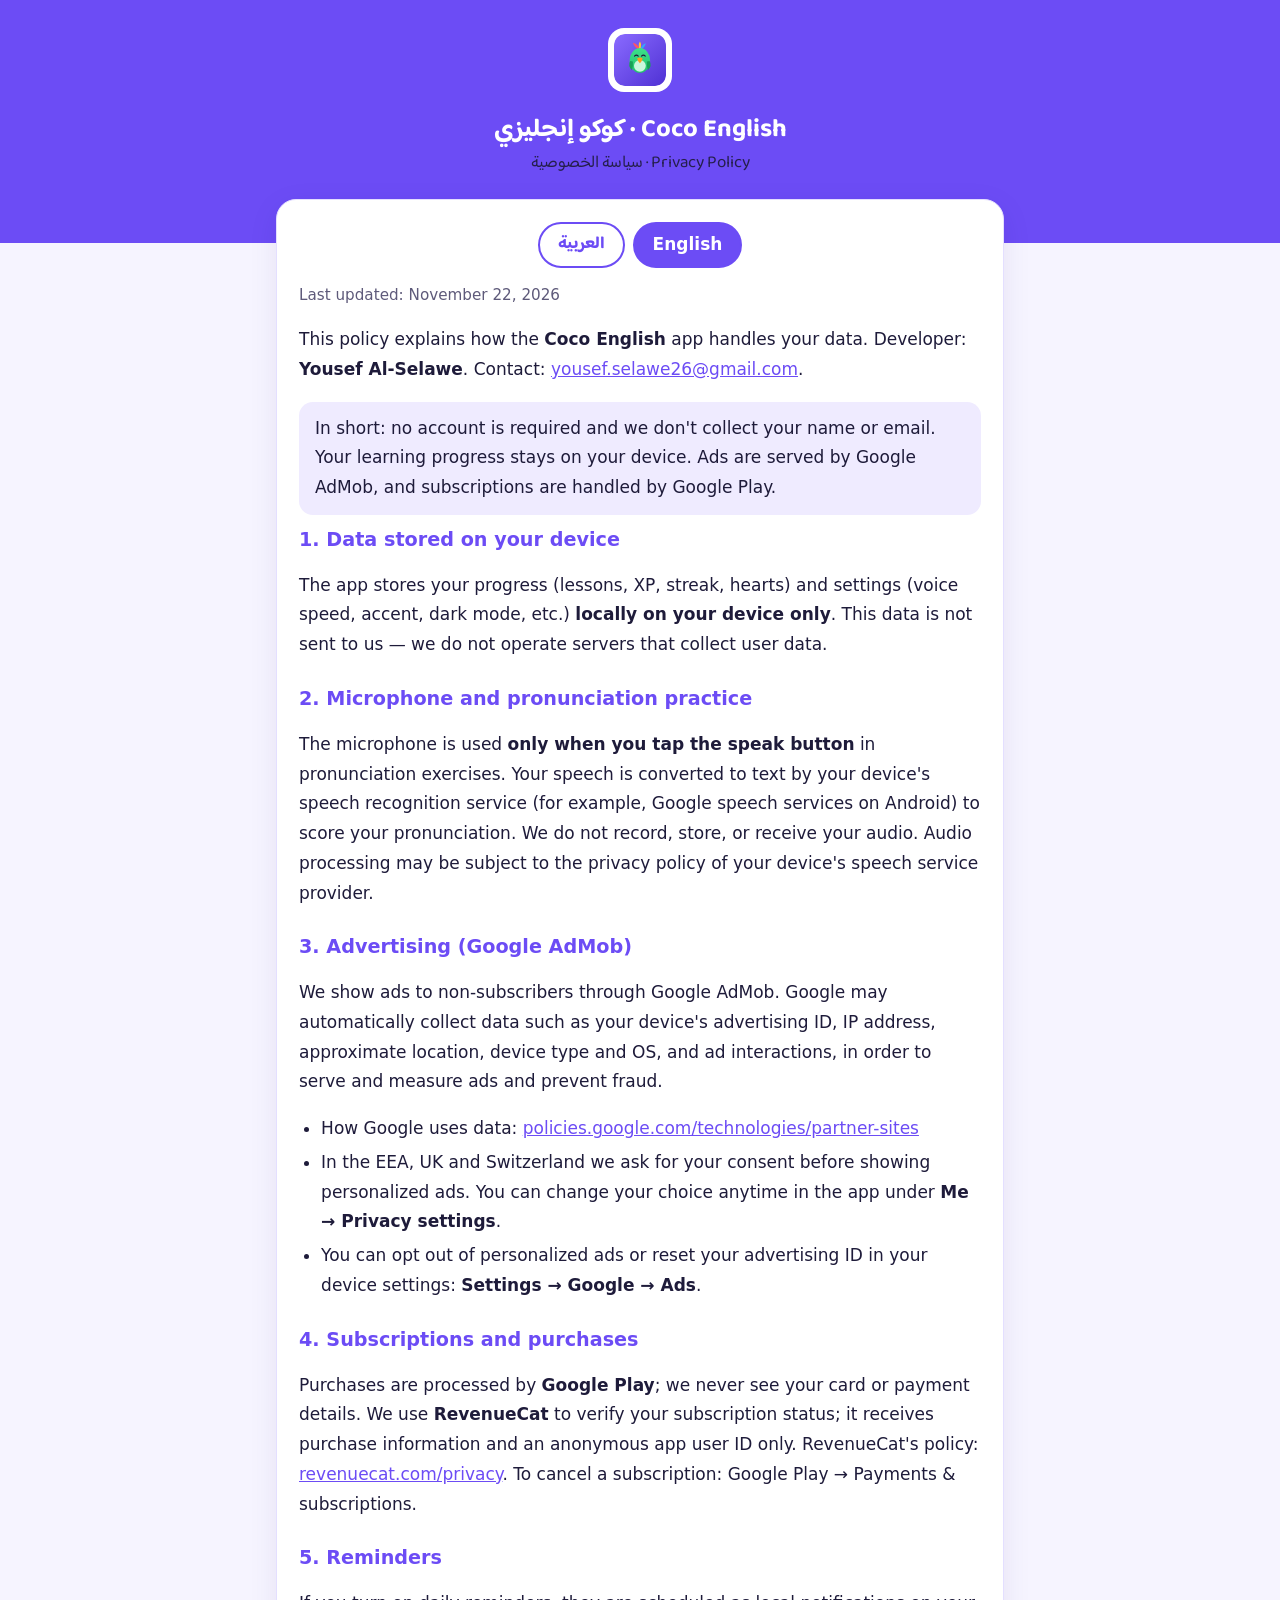
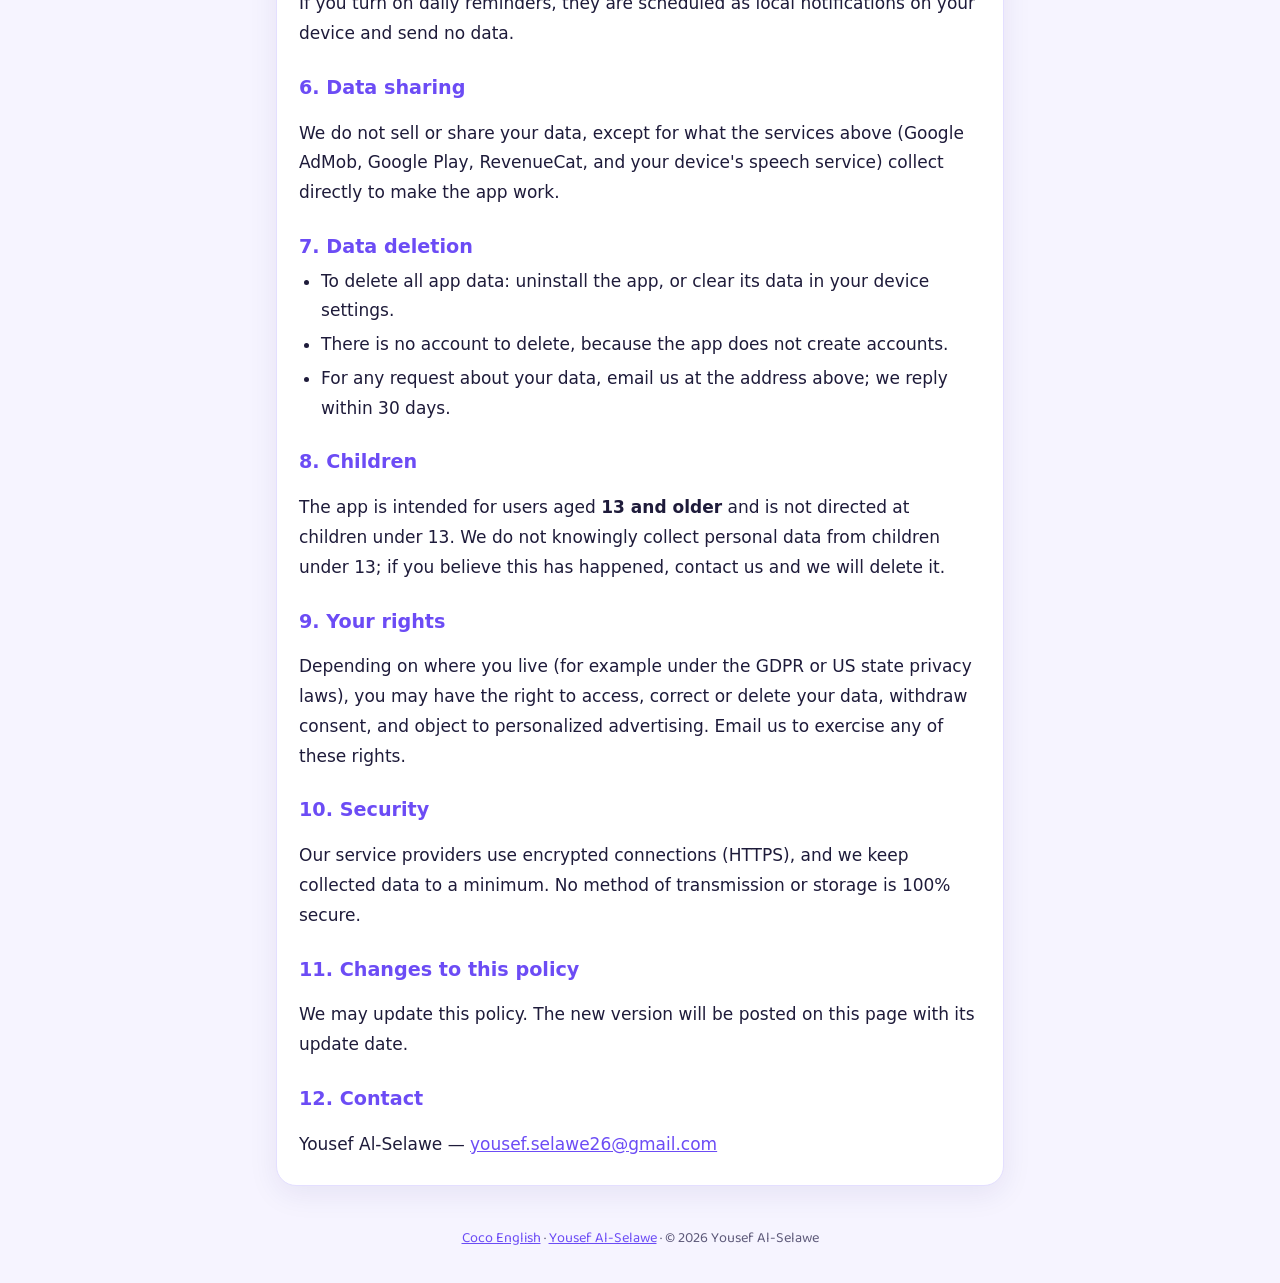
<file: privacy.html>
<!doctype html>
<html lang="ar" dir="rtl">
<head>
  <meta charset="utf-8" />
  <meta name="viewport" content="width=device-width, initial-scale=1" />
  <title>سياسة الخصوصية — Coco English Privacy Policy</title>
  <meta name="description" content="سياسة الخصوصية لتطبيق كوكو إنجليزي — Privacy Policy for the Coco English app." />
  <meta name="theme-color" content="#6C4CF5" />
  <link rel="icon" href="icon.svg" type="image/svg+xml" />
  <link rel="alternate" hreflang="ar" href="https://yousefselawe26.github.io/privacy.html" />
  <link rel="alternate" hreflang="en" href="https://yousefselawe26.github.io/privacy.html#en" />
  <link rel="preconnect" href="https://fonts.googleapis.com" />
  <link rel="preconnect" href="https://fonts.gstatic.com" crossorigin />
  <link href="https://fonts.googleapis.com/css2?family=Baloo+Bhaijaan+2:wght@400;600;700&display=swap" rel="stylesheet" />
  <style>
    :root {
      --bg: #F6F4FF; --card: #FFFFFF; --text: #1E1B3A; --muted: #5E5A7A;
      --brand: #6C4CF5; --brand-ink: #FFFFFF; --line: #E4DFFF; --soft: #EFEBFF;
    }
    @media (prefers-color-scheme: dark) {
      :root:not([data-theme="light"]) {
        --bg: #120E2B; --card: #1C1740; --text: #F1EEFF; --muted: #B4AED6;
        --brand: #9B85FF; --brand-ink: #120E2B; --line: #2E2760; --soft: #241D52;
      }
    }
    * { box-sizing: border-box; }
    html { -webkit-text-size-adjust: 100%; }
    body {
      margin: 0; background: var(--bg); color: var(--text);
      font: 17px/1.75 'Baloo Bhaijaan 2', system-ui, -apple-system, 'Segoe UI', Tahoma, sans-serif;
    }
    header {
      background: var(--brand); color: var(--brand-ink);
      padding: 28px 16px 64px; text-align: center;
    }
    header img { width: 64px; height: 64px; border-radius: 16px; background: #fff; padding: 6px; }
    header h1 { margin: 10px 0 2px; font-size: 1.6rem; line-height: 1.3; }
    header p { margin: 0; opacity: .9; }
    main { max-width: 760px; margin: -44px auto 40px; padding: 0 16px; }
    .card {
      background: var(--card); border: 1px solid var(--line); border-radius: 20px;
      padding: 22px 22px 8px; box-shadow: 0 8px 30px rgba(40, 20, 120, .08);
    }
    .tabs { display: flex; gap: 8px; justify-content: center; margin-bottom: 14px; }
    .tabs a {
      text-decoration: none; color: var(--brand); border: 2px solid var(--brand);
      padding: 6px 18px; border-radius: 999px; font-weight: 700; min-height: 44px;
      display: inline-flex; align-items: center;
    }
    .tabs a[aria-current="true"] { background: var(--brand); color: var(--brand-ink); }
    h2 { font-size: 1.2rem; margin: 26px 0 6px; color: var(--brand); line-height: 1.4; }
    h2:first-of-type { margin-top: 4px; }
    p, li { color: var(--text); }
    ul { padding-inline-start: 1.3em; margin: 6px 0 12px; }
    li { margin: 4px 0; }
    .meta { color: var(--muted); font-size: .95rem; margin: 0 0 8px; }
    .note { background: var(--soft); border-radius: 14px; padding: 12px 16px; margin: 12px 0; }
    a { color: var(--brand); overflow-wrap: anywhere; }
    [lang="en"] { font-family: system-ui, -apple-system, 'Segoe UI', Roboto, sans-serif; }
    .js [data-lang]:not(.active) { display: none; }
    section[data-lang] + section[data-lang] { border-top: 1px dashed var(--line); margin-top: 24px; padding-top: 8px; }
    .js section[data-lang] + section[data-lang] { border-top: 0; margin-top: 0; padding-top: 0; }
    footer { text-align: center; color: var(--muted); font-size: .9rem; padding: 0 16px 32px; }
  </style>
</head>
<body>
  <header>
    <img src="icon.svg" alt="" />
    <h1>كوكو إنجليزي · Coco English</h1>
    <p>سياسة الخصوصية · Privacy Policy</p>
  </header>

  <main>
    <div class="card">
      <nav class="tabs" aria-label="Language">
        <a href="#ar" data-switch="ar" lang="ar">العربية</a>
        <a href="#en" data-switch="en" lang="en">English</a>
      </nav>

      <!-- ===================== العربية ===================== -->
      <section data-lang="ar" lang="ar" dir="rtl" id="ar">
        <p class="meta">آخر تحديث: 22 نوفمبر 2026</p>
        <p>توضّح هذه السياسة كيف يتعامل تطبيق <strong>كوكو إنجليزي (Coco English)</strong> مع بياناتك. المطوّر: <strong>Yousef Al-Selawe</strong>. للتواصل: <a href="mailto:yousef.selawe26@gmail.com">yousef.selawe26@gmail.com</a>.</p>
        <div class="note">باختصار: لا نطلب منك إنشاء حساب، ولا نجمع اسمك أو بريدك. تقدّمك في التعلّم محفوظ على جهازك فقط. الإعلانات تقدّمها Google AdMob، والاشتراكات تتم عبر Google Play.</div>

        <h2>1. البيانات المحفوظة على جهازك</h2>
        <p>يحفظ التطبيق تقدّمك (الدروس، النقاط، السلسلة، القلوب) وإعداداتك (سرعة الصوت، اللهجة، الوضع الليلي…) <strong>محلياً على جهازك فقط</strong>. لا تُرسل هذه البيانات إلى خوادمنا، فليس لدينا خوادم تجمع بيانات المستخدمين.</p>

        <h2>2. الميكروفون وتمارين النطق</h2>
        <p>يُستخدم الميكروفون <strong>فقط عند ضغطك على زر التحدّث</strong> في تمارين النطق. يتم تحويل صوتك إلى نص بواسطة خدمة التعرّف على الكلام في جهازك (مثل خدمات Google للكلام على أندرويد) لتقييم نطقك. نحن لا نسجّل صوتك ولا نحفظه ولا نستلمه. قد تخضع معالجة الصوت لسياسة خصوصية مزوّد خدمة الكلام في جهازك.</p>

        <h2>3. الإعلانات (Google AdMob)</h2>
        <p>نعرض إعلانات للمستخدمين غير المشتركين عبر Google AdMob. قد تجمع Google تلقائياً بيانات مثل: معرّف الإعلانات في الجهاز، عنوان IP، الموقع التقريبي، نوع الجهاز ونظامه، وتفاعلك مع الإعلانات — وذلك لعرض الإعلانات وقياسها ومنع الاحتيال.</p>
        <ul>
          <li>كيف تستخدم Google البيانات: <a href="https://policies.google.com/technologies/partner-sites" rel="noopener">policies.google.com/technologies/partner-sites</a></li>
          <li>في أوروبا والمملكة المتحدة وسويسرا نطلب موافقتك قبل الإعلانات المخصّصة، ويمكنك تغيير اختيارك في أي وقت من: <strong>حسابي ← إعدادات الخصوصية</strong> داخل التطبيق.</li>
          <li>يمكنك إيقاف الإعلانات المخصّصة أو إعادة تعيين معرّف الإعلانات من إعدادات جهازك: <strong>الإعدادات ← Google ← الإعلانات</strong>.</li>
        </ul>

        <h2>4. الاشتراكات والمشتريات</h2>
        <p>تتم عمليات الشراء عبر <strong>Google Play</strong>، ولا نرى بيانات بطاقتك أو وسيلة الدفع أبداً. نستخدم خدمة <strong>RevenueCat</strong> للتحقق من حالة اشتراكك، وتستلم معلومات الشراء ومعرّفاً مجهول الهوية للتطبيق فقط. سياسة RevenueCat: <a href="https://www.revenuecat.com/privacy" rel="noopener">revenuecat.com/privacy</a>. لإلغاء الاشتراك: Google Play ← الدفعات والاشتراكات.</p>

        <h2>5. التذكيرات</h2>
        <p>إذا فعّلت التذكيرات اليومية، تُجدوَل كإشعارات محلية على جهازك فقط ولا تُرسل أي بيانات.</p>

        <h2>6. مشاركة البيانات</h2>
        <p>لا نبيع بياناتك ولا نشاركها، باستثناء ما تجمعه مباشرةً الخدمات المذكورة أعلاه (Google AdMob، Google Play، RevenueCat، وخدمة الكلام في جهازك) لتشغيل التطبيق.</p>

        <h2>7. حذف البيانات</h2>
        <ul>
          <li>لحذف كل بياناتك من التطبيق: احذف التطبيق، أو امسح بياناته من إعدادات الجهاز.</li>
          <li>لا يوجد حساب لحذفه، لأننا لا ننشئ حسابات.</li>
          <li>لأي طلب يخص بياناتك راسلنا على البريد أعلاه، وسنرد خلال 30 يوماً.</li>
        </ul>

        <h2>8. الأطفال</h2>
        <p>التطبيق موجّه لمن أعمارهم <strong>13 سنة فأكثر</strong>، وليس موجّهاً للأطفال دون 13 سنة. لا نجمع عن قصد أي بيانات شخصية من أطفال دون 13 سنة؛ وإذا علمت بحدوث ذلك راسلنا لنحذفها.</p>

        <h2>9. حقوقك</h2>
        <p>حسب مكان إقامتك (مثل GDPR في أوروبا أو قوانين الولايات الأمريكية)، يحق لك الوصول إلى بياناتك وتصحيحها وحذفها وسحب موافقتك والاعتراض على الإعلانات المخصّصة. راسلنا لممارسة أي من هذه الحقوق.</p>

        <h2>10. الأمان</h2>
        <p>نستخدم اتصالات مشفّرة (HTTPS) عبر مزوّدي الخدمات، ونقلّل البيانات المجموعة إلى الحد الأدنى. لا توجد وسيلة نقل أو تخزين آمنة 100%.</p>

        <h2>11. تغييرات هذه السياسة</h2>
        <p>قد نحدّث هذه السياسة، وسننشر النسخة الجديدة على هذه الصفحة مع تاريخ التحديث.</p>

        <h2>12. التواصل</h2>
        <p>Yousef Al-Selawe — <a href="mailto:yousef.selawe26@gmail.com">yousef.selawe26@gmail.com</a></p>
      </section>

      <!-- ===================== English ===================== -->
      <section data-lang="en" lang="en" dir="ltr" id="en">
        <p class="meta">Last updated: November 22, 2026</p>
        <p>This policy explains how the <strong>Coco English</strong> app handles your data. Developer: <strong>Yousef Al-Selawe</strong>. Contact: <a href="mailto:yousef.selawe26@gmail.com">yousef.selawe26@gmail.com</a>.</p>
        <div class="note">In short: no account is required and we don't collect your name or email. Your learning progress stays on your device. Ads are served by Google AdMob, and subscriptions are handled by Google Play.</div>

        <h2>1. Data stored on your device</h2>
        <p>The app stores your progress (lessons, XP, streak, hearts) and settings (voice speed, accent, dark mode, etc.) <strong>locally on your device only</strong>. This data is not sent to us — we do not operate servers that collect user data.</p>

        <h2>2. Microphone and pronunciation practice</h2>
        <p>The microphone is used <strong>only when you tap the speak button</strong> in pronunciation exercises. Your speech is converted to text by your device's speech recognition service (for example, Google speech services on Android) to score your pronunciation. We do not record, store, or receive your audio. Audio processing may be subject to the privacy policy of your device's speech service provider.</p>

        <h2>3. Advertising (Google AdMob)</h2>
        <p>We show ads to non-subscribers through Google AdMob. Google may automatically collect data such as your device's advertising ID, IP address, approximate location, device type and OS, and ad interactions, in order to serve and measure ads and prevent fraud.</p>
        <ul>
          <li>How Google uses data: <a href="https://policies.google.com/technologies/partner-sites" rel="noopener">policies.google.com/technologies/partner-sites</a></li>
          <li>In the EEA, UK and Switzerland we ask for your consent before showing personalized ads. You can change your choice anytime in the app under <strong>Me → Privacy settings</strong>.</li>
          <li>You can opt out of personalized ads or reset your advertising ID in your device settings: <strong>Settings → Google → Ads</strong>.</li>
        </ul>

        <h2>4. Subscriptions and purchases</h2>
        <p>Purchases are processed by <strong>Google Play</strong>; we never see your card or payment details. We use <strong>RevenueCat</strong> to verify your subscription status; it receives purchase information and an anonymous app user ID only. RevenueCat's policy: <a href="https://www.revenuecat.com/privacy" rel="noopener">revenuecat.com/privacy</a>. To cancel a subscription: Google Play → Payments &amp; subscriptions.</p>

        <h2>5. Reminders</h2>
        <p>If you turn on daily reminders, they are scheduled as local notifications on your device and send no data.</p>

        <h2>6. Data sharing</h2>
        <p>We do not sell or share your data, except for what the services above (Google AdMob, Google Play, RevenueCat, and your device's speech service) collect directly to make the app work.</p>

        <h2>7. Data deletion</h2>
        <ul>
          <li>To delete all app data: uninstall the app, or clear its data in your device settings.</li>
          <li>There is no account to delete, because the app does not create accounts.</li>
          <li>For any request about your data, email us at the address above; we reply within 30 days.</li>
        </ul>

        <h2>8. Children</h2>
        <p>The app is intended for users aged <strong>13 and older</strong> and is not directed at children under 13. We do not knowingly collect personal data from children under 13; if you believe this has happened, contact us and we will delete it.</p>

        <h2>9. Your rights</h2>
        <p>Depending on where you live (for example under the GDPR or US state privacy laws), you may have the right to access, correct or delete your data, withdraw consent, and object to personalized advertising. Email us to exercise any of these rights.</p>

        <h2>10. Security</h2>
        <p>Our service providers use encrypted connections (HTTPS), and we keep collected data to a minimum. No method of transmission or storage is 100% secure.</p>

        <h2>11. Changes to this policy</h2>
        <p>We may update this policy. The new version will be posted on this page with its update date.</p>

        <h2>12. Contact</h2>
        <p>Yousef Al-Selawe — <a href="mailto:yousef.selawe26@gmail.com">yousef.selawe26@gmail.com</a></p>
      </section>
    </div>
  </main>

  <footer><a href="coco-english/">Coco English</a> · <a href="./">Yousef Al-Selawe</a> · © 2026 Yousef Al-Selawe</footer>

  <script>
    (function () {
      var root = document.documentElement;
      root.classList.add('js');
      function show(lang) {
        if (lang !== 'en') lang = 'ar';
        root.lang = lang; root.dir = lang === 'en' ? 'ltr' : 'rtl';
        document.querySelectorAll('[data-lang]').forEach(function (el) { el.classList.toggle('active', el.dataset.lang === lang); });
        document.querySelectorAll('[data-switch]').forEach(function (el) { el.setAttribute('aria-current', el.dataset.switch === lang ? 'true' : 'false'); });
      }
      var fromHash = location.hash.replace('#', '');
      var guess = (navigator.language || '').toLowerCase().indexOf('ar') === 0 ? 'ar' : 'en';
      show(fromHash === 'en' || fromHash === 'ar' ? fromHash : guess);
      window.addEventListener('hashchange', function () { show(location.hash.replace('#', '')); });
    })();
  </script>
</body>
</html>
</file>
<file: assets/site.css>
@font-face{font-family:'Alexandria';font-style:normal;font-weight:300 700;font-display:swap;src:url(/fonts/alexandria-arabic.woff2) format('woff2');unicode-range:U+0600-06FF,U+0750-077F,U+0870-0891,U+0897-08E1,U+08E3-08FF,U+200C-200E,U+2010-2011,U+204F,U+2E41,U+FB50-FDFF,U+FE70-FE74,U+FE76-FEFC,U+102E0-102FB,U+10E60-10E7E,U+10EC2-10EC7,U+10EC9-10EEE,U+10EF0-10EFF,U+1EE00-1EE03,U+1EE05-1EE1F,U+1EE21-1EE22,U+1EE24,U+1EE27,U+1EE29-1EE32,U+1EE34-1EE37,U+1EE39,U+1EE3B,U+1EE42,U+1EE47,U+1EE49,U+1EE4B,U+1EE4D-1EE4F,U+1EE51-1EE52,U+1EE54,U+1EE57,U+1EE59,U+1EE5B,U+1EE5D,U+1EE5F,U+1EE61-1EE62,U+1EE64,U+1EE67-1EE6A,U+1EE6C-1EE72,U+1EE74-1EE77,U+1EE79-1EE7C,U+1EE7E,U+1EE80-1EE89,U+1EE8B-1EE9B,U+1EEA1-1EEA3,U+1EEA5-1EEA9,U+1EEAB-1EEBB,U+1EEF0-1EEF1}@font-face{font-family:'Alexandria';font-style:normal;font-weight:300 700;font-display:swap;src:url(/fonts/alexandria-latin-ext.woff2) format('woff2');unicode-range:U+0100-02BA,U+02BD-02C5,U+02C7-02CC,U+02CE-02D7,U+02DD-02FF,U+0304,U+0308,U+0329,U+1D00-1DBF,U+1E00-1E9F,U+1EF2-1EFF,U+2020,U+20A0-20AB,U+20AD-20C4,U+2113,U+2C60-2C7F,U+A720-A7FF}@font-face{font-family:'Alexandria';font-style:normal;font-weight:300 700;font-display:swap;src:url(/fonts/alexandria-latin.woff2) format('woff2');unicode-range:U+0000-00FF,U+0131,U+0152-0153,U+02BB-02BC,U+02C6,U+02DA,U+02DC,U+0304,U+0308,U+0329,U+2000-206F,U+20AC,U+2122,U+2191,U+2193,U+2212,U+2215,U+FEFF,U+FFFD}@font-face{font-family:'Kufam';font-style:normal;font-weight:500 900;font-display:swap;src:url(/fonts/kufam-arabic.woff2) format('woff2');unicode-range:U+0600-06FF,U+0750-077F,U+0870-0891,U+0897-08E1,U+08E3-08FF,U+200C-200E,U+2010-2011,U+204F,U+2E41,U+FB50-FDFF,U+FE70-FE74,U+FE76-FEFC,U+102E0-102FB,U+10E60-10E7E,U+10EC2-10EC7,U+10EC9-10EEE,U+10EF0-10EFF,U+1EE00-1EE03,U+1EE05-1EE1F,U+1EE21-1EE22,U+1EE24,U+1EE27,U+1EE29-1EE32,U+1EE34-1EE37,U+1EE39,U+1EE3B,U+1EE42,U+1EE47,U+1EE49,U+1EE4B,U+1EE4D-1EE4F,U+1EE51-1EE52,U+1EE54,U+1EE57,U+1EE59,U+1EE5B,U+1EE5D,U+1EE5F,U+1EE61-1EE62,U+1EE64,U+1EE67-1EE6A,U+1EE6C-1EE72,U+1EE74-1EE77,U+1EE79-1EE7C,U+1EE7E,U+1EE80-1EE89,U+1EE8B-1EE9B,U+1EEA1-1EEA3,U+1EEA5-1EEA9,U+1EEAB-1EEBB,U+1EEF0-1EEF1}@font-face{font-family:'Kufam';font-style:normal;font-weight:500 900;font-display:swap;src:url(/fonts/kufam-latin-ext.woff2) format('woff2');unicode-range:U+0100-02BA,U+02BD-02C5,U+02C7-02CC,U+02CE-02D7,U+02DD-02FF,U+0304,U+0308,U+0329,U+1D00-1DBF,U+1E00-1E9F,U+1EF2-1EFF,U+2020,U+20A0-20AB,U+20AD-20C4,U+2113,U+2C60-2C7F,U+A720-A7FF}@font-face{font-family:'Kufam';font-style:normal;font-weight:500 900;font-display:swap;src:url(/fonts/kufam-latin.woff2) format('woff2');unicode-range:U+0000-00FF,U+0131,U+0152-0153,U+02BB-02BC,U+02C6,U+02DA,U+02DC,U+0304,U+0308,U+0329,U+2000-206F,U+20AC,U+2122,U+2191,U+2193,U+2212,U+2215,U+FEFF,U+FFFD}@font-face{font-family:'Amiri Quran';font-style:normal;font-weight:400;font-display:swap;src:url(/fonts/amiri-quran.woff2) format('woff2')}@property --v{syntax:'<number>';inherits:true;initial-value:0}:root{--bg:#F3F4F9;--surface:#FFFFFF;--surface-2:#E9EBF3;--ink:#14162B;--ink-2:#4A4F6A;--line:#DCDFEA;--brand:#0F7B63;--brand-ink:#0B5E4B;--brand-on:#FFFFFF;--brand-soft:#DCF2EA;--tint-amt:7%;--shadow-sm:0 1px 2px rgb(20 22 43 / .06),0 4px 14px -6px rgb(20 22 43 / .12);--shadow:0 1px 2px rgb(20 22 43 / .06),0 18px 40px -18px rgb(20 22 43 / .22);--radius:22px;--nav-h:68px;--ease:cubic-bezier(.2,.8,.2,1);--font-display:'Kufam','Alexandria',system-ui,sans-serif;--font-body:'Alexandria',system-ui,-apple-system,'Segoe UI',sans-serif;--font-quran:'Amiri Quran','Amiri','Noto Naskh Arabic',serif;--font-ui:-apple-system,'SF Pro Text',system-ui,'Segoe UI',sans-serif;color-scheme:light}:root[data-theme='dark']{--bg:#0B0D16;--surface:#141726;--surface-2:#1C2033;--ink:#ECEEF7;--ink-2:#A3A8C3;--line:#272B42;--brand:#12936F;--brand-ink:#5FE3BF;--brand-on:#FFFFFF;--brand-soft:#0E2E26;--tint-amt:11%;--shadow-sm:0 1px 2px rgb(0 0 0 / .3),0 6px 18px -8px rgb(0 0 0 / .5);--shadow:0 1px 2px rgb(0 0 0 / .3),0 24px 48px -20px rgb(0 0 0 / .6);color-scheme:dark}*,*::before,*::after{box-sizing:border-box}html{-webkit-text-size-adjust:100%;scroll-padding-top:calc(var(--nav-h) + 12px)}body{margin:0;min-height:100vh;font-family:var(--font-body);font-size:1.0625rem;line-height:1.65;color:var(--ink);background-color:color-mix(in oklab,var(--tint,var(--bg)) var(--tint-amt),var(--bg));transition:background-color .9s ease;-webkit-font-smoothing:antialiased;text-rendering:optimizeLegibility}.hero,.app,.principles,.contact{overflow-x:clip}:lang(ar) body,body:lang(ar){line-height:1.8}img,svg{display:block;max-width:100%}button{font:inherit;color:inherit}a{color:inherit}p,h1,h2,h3,ul,ol,figure,blockquote,dl,dd{margin:0}ul,ol{list-style:none;padding:0}:focus-visible{outline:2.5px solid var(--brand);outline-offset:3px;border-radius:6px}.sr-only{position:absolute !important;width:1px;height:1px;padding:0;margin:-1px;overflow:hidden;clip:rect(0 0 0 0);white-space:nowrap;border:0}.skip{position:fixed;inset-block-start:10px;inset-inline-start:10px;z-index:100;padding:10px 16px;border-radius:12px;background:var(--ink);color:var(--bg);font-weight:600;text-decoration:none;translate:0 -200%}.skip:focus{translate:0 0}.wrap{width:min(100% - 32px,1200px);margin-inline:auto}.icon{flex:none}[dir='rtl'] .icon-flip{scale:-1 1}.display,.h2,.app-headline,.pr-card h3{font-family:var(--font-display);font-weight:800;text-wrap:balance}.display{font-size:clamp(2.3rem,1.4rem + 3.6vw,4.1rem);line-height:1.12;letter-spacing:-.02em}:lang(ar) .display{line-height:1.38;letter-spacing:0;font-size:clamp(2.15rem,1.3rem + 3.3vw,3.75rem)}.display em{font-style:normal;color:var(--brand-ink)}.h2{font-size:clamp(1.75rem,1.2rem + 2.2vw,2.8rem);line-height:1.18;letter-spacing:-.015em}:lang(ar) .h2{line-height:1.45;letter-spacing:0}.lead{font-size:clamp(1.05rem,1rem + .3vw,1.2rem);color:var(--ink-2);max-width:58ch;text-wrap:pretty}.eyebrow{display:inline-flex;align-items:center;gap:8px;font-size:.82rem;font-weight:600;letter-spacing:.06em;text-transform:uppercase;color:var(--brand-ink)}:lang(ar) .eyebrow{letter-spacing:0;font-size:.9rem}.eyebrow::before{content:'';width:18px;height:2px;border-radius:2px;background:currentColor}.btn{display:inline-flex;align-items:center;justify-content:center;gap:10px;min-height:52px;padding:0 24px;border:0;border-radius:999px;font-weight:600;font-size:1rem;text-decoration:none;cursor:pointer;transition:transform .2s var(--ease),background-color .2s ease,box-shadow .2s ease,color .2s ease}.btn:active{transform:scale(.97)}.btn-primary{background:var(--brand);color:var(--brand-on);box-shadow:0 10px 24px -12px color-mix(in oklab,var(--brand) 80%,transparent)}.btn-primary:hover{background:color-mix(in oklab,var(--brand) 88%,#000)}.btn-primary .icon{transition:translate .2s var(--ease)}.btn-primary:hover .icon{translate:3px 0}[dir='rtl'] .btn-primary:hover .icon{translate:-3px 0}.btn-quiet{background:transparent;color:var(--ink);box-shadow:inset 0 0 0 1.5px var(--line)}.btn-quiet:hover{box-shadow:inset 0 0 0 1.5px var(--ink-2)}.icon-btn{display:grid;place-items:center;width:42px;height:42px;border:0;border-radius:50%;background:transparent;color:var(--ink);cursor:pointer;transition:background-color .2s ease}.icon-btn:hover{background:var(--surface-2)}.nav{position:sticky;inset-block-start:0;z-index:50;height:var(--nav-h);background:color-mix(in oklab,var(--bg) 78%,transparent);backdrop-filter:saturate(1.6) blur(16px);-webkit-backdrop-filter:saturate(1.6) blur(16px);border-block-end:1px solid transparent;transition:border-color .3s ease}.nav[data-scrolled]{border-block-end-color:var(--line)}.nav-inner{height:100%;display:flex;align-items:center;gap:24px}.brand{display:inline-flex;align-items:center;gap:10px;text-decoration:none;color:var(--ink)}.brand-word{font-family:var(--font-display);font-weight:800;font-size:1.3rem;letter-spacing:-.01em}.logo-mark{border-radius:10px}.nav-links{display:flex;gap:4px;margin-inline-start:auto}.nav-links a{padding:8px 14px;border-radius:999px;font-size:.95rem;font-weight:500;text-decoration:none;color:var(--ink-2);transition:color .2s ease,background-color .2s ease}.nav-links a:hover{color:var(--ink);background:var(--surface-2)}.nav-tools{display:flex;align-items:center;gap:6px}.lang-switch{padding:8px 14px;border-radius:999px;font-size:.92rem;font-weight:600;text-decoration:none;box-shadow:inset 0 0 0 1.5px var(--line);transition:box-shadow .2s ease}.lang-switch:hover{box-shadow:inset 0 0 0 1.5px var(--ink-2)}.lang-switch:lang(ar){font-family:var(--font-body)}.search-btn{display:inline-flex;align-items:center;gap:8px;height:40px;padding:0 8px 0 12px;border:0;border-radius:999px;font-size:.9rem;color:var(--ink-2);background:var(--surface);box-shadow:inset 0 0 0 1px var(--line);cursor:pointer;transition:box-shadow .2s ease,color .2s ease}[dir='rtl'] .search-btn{padding:0 12px 0 8px}.search-btn:hover{color:var(--ink);box-shadow:inset 0 0 0 1px var(--ink-2)}kbd{display:inline-grid;place-items:center;min-width:22px;height:22px;padding:0 6px;border-radius:6px;font:600 .72rem/1 var(--font-ui);color:var(--ink-2);background:var(--surface-2);box-shadow:inset 0 -1px 0 var(--line);direction:ltr}.theme-toggle .i-sun{display:none}[data-theme='dark'] .theme-toggle .i-sun{display:block}[data-theme='dark'] .theme-toggle .i-moon{display:none}.hero{position:relative}.hero-grid{display:grid;grid-template-columns:1.08fr .92fr;align-items:center;gap:clamp(32px,5vw,80px);min-height:min(calc(100svh - var(--nav-h)),900px);padding-block:clamp(32px,6vh,72px)}.hero-copy{display:grid;gap:22px;justify-items:start}.hero-actions{display:flex;flex-wrap:wrap;gap:12px;margin-block-start:8px}.hero-stage{position:relative;display:grid;justify-items:center;gap:18px;padding-block:24px 8px}.orbit{position:relative;width:min(560px,100%);aspect-ratio:1;container-type:inline-size}.orbit-inner{--d:min(160px,calc(44cqi / (var(--rings) + .5)));--s:min(92px,calc(var(--d) / 1.5));position:absolute;inset:0;translate:var(--px,0) var(--py,0);transition:translate .6s var(--ease)}.orbit-glow{position:absolute;inset:6%;border-radius:50%;background:radial-gradient(closest-side,color-mix(in oklab,var(--brand) 30%,transparent),color-mix(in oklab,#7A3FD8 16%,transparent) 55%,transparent);filter:blur(24px)}.orbit-ring{position:absolute;left:50%;top:50%;width:calc(var(--ring) * var(--d) * 2);aspect-ratio:1;translate:-50% -50%;border-radius:50%;border:1px solid color-mix(in oklab,var(--brand) 24%,transparent)}.orbit-ring i{position:absolute;inset:-1px;border-radius:50%}.orbit-ring i::before{content:'';position:absolute;top:-3px;left:calc(50% - 3px);width:6px;height:6px;border-radius:50%;background:var(--brand);box-shadow:0 0 10px 3px color-mix(in oklab,var(--brand) 60%,transparent)}.orbit-core{position:absolute;left:50%;top:50%;width:calc(var(--s) * 1.12);aspect-ratio:1;translate:-50% -50%;border-radius:26%;box-shadow:0 0 0 calc(var(--s) * .16) color-mix(in oklab,var(--brand) 12%,transparent),0 0 0 calc(var(--s) * .34) color-mix(in oklab,var(--brand) 6%,transparent),0 18px 40px -12px color-mix(in oklab,var(--brand) 70%,transparent)}.orbit-logo{width:100%;height:100%;border-radius:26%}.orbit-apps{position:absolute;inset:0}.orbit-apps li{position:absolute;left:50%;top:50%;width:var(--s);height:var(--s);margin:calc(var(--s) / -2) 0 0 calc(var(--s) / -2);transform:rotate(calc(var(--a) + var(--spin))) translateX(calc(var(--ring) * var(--d) * var(--t))) rotate(calc(-1 * (var(--a) + var(--spin))))}.orbit-app{position:relative;display:block;width:100%;height:100%;border-radius:22.5%;text-decoration:none;transition:opacity .3s ease}.orbit-app img{width:100%;height:100%;scale:var(--m,1);box-shadow:0 14px 26px -12px rgb(20 22 43 / .45);transition:scale .3s var(--ease),box-shadow .3s ease}[data-theme='dark'] .orbit-app img{box-shadow:0 14px 26px -12px rgb(0 0 0 / .8)}.orbit-app:hover img,.orbit-app:focus-visible img{scale:calc(var(--m,1) * 1.08)}.orbit-app:active img{scale:.94}.orbit-apps:has(.orbit-app:hover) .orbit-app:not(:hover){opacity:.55}.orbit-label{position:absolute;top:calc(100% + 8px);left:50%;translate:-50% 0;padding:2px 10px;border-radius:999px;font-size:.78rem;font-weight:600;line-height:1.6;white-space:nowrap;color:var(--ink);background:color-mix(in oklab,var(--surface) 88%,transparent);box-shadow:var(--shadow-sm);pointer-events:none;opacity:0;transition:opacity .25s ease,translate .25s var(--ease);z-index:2}.orbit[data-rings='1'] .orbit-label,.orbit-app:hover .orbit-label,.orbit-app:focus-visible .orbit-label{opacity:1}@media (prefers-reduced-motion:no-preference){.orbit-apps{animation:orbit 140s linear infinite}.orbit:hover .orbit-apps,.orbit:focus-within .orbit-apps{animation-play-state:paused}.orbit-ring i{animation:spin calc(9s + var(--ring) * 5s) linear infinite}.orbit-ring:nth-child(odd) i{animation-direction:reverse}.orbit-core{animation:breathe 5s ease-in-out infinite}}@property --spin{syntax:'<angle>';inherits:true;initial-value:0deg}@keyframes orbit{to{--spin:360deg}}@keyframes spin{to{rotate:360deg}}@keyframes breathe{50%{scale:1.04}}.hero-hint{display:inline-flex;align-items:center;gap:8px;font-size:.9rem;color:var(--ink-2);position:relative}.hero-hint .icon{color:var(--brand)}.device{--dw:300px;container-type:inline-size;position:relative}.device--phone{width:var(--dw);aspect-ratio:9 / 19.3;padding:calc(var(--dw) * .034);border-radius:calc(var(--dw) * .165);background:linear-gradient(150deg,#34363f,#0c0d11 38%,#191a20 80%,#2c2e36);box-shadow:inset 0 0 0 1.5px #44464f,inset 0 0 0 4px #0a0a0d,0 50px 90px -40px rgb(20 22 43 / .55),0 22px 40px -22px rgb(20 22 43 / .45)}[data-theme='dark'] .device--phone{box-shadow:inset 0 0 0 1.5px #4a4c56,inset 0 0 0 4px #0a0a0d,0 50px 90px -40px rgb(0 0 0 / .9),0 0 0 1px rgb(255 255 255 / .04)}.device--phone>.screen{position:relative;height:100%;overflow:hidden;border-radius:calc(var(--dw) * .132);display:flex;flex-direction:column;font-family:var(--font-body);font-size:4.1cqi;line-height:1.4;isolation:isolate}.device--phone>.screen::after{content:'';position:absolute;inset-block-end:.55em;inset-inline-start:50%;translate:-50% 0;width:9.6em;height:.34em;border-radius:1em;background:currentColor;opacity:.55;z-index:5;pointer-events:none}[dir='rtl'] .device--phone>.screen::after{translate:50% 0}.sb{position:relative;flex:none;display:flex;align-items:center;justify-content:space-between;height:3.5em;padding-inline:2.3em 2em;font:600 1.08em/1 var(--font-ui);z-index:4}.sb-time{font-variant-numeric:tabular-nums;direction:ltr}.sb-island{position:absolute;inset-block-start:.85em;inset-inline-start:50%;translate:-50% 0;width:7.4em;height:2.15em;border-radius:2em;background:#000}[dir='rtl'] .sb-island{translate:50% 0}.sb-right{display:flex;align-items:center;gap:.32em;direction:ltr}.sb-icon{height:.78em;width:auto}.sb-battery{height:.82em}.app-icon{border-radius:22.5%;box-shadow:0 1px 2px rgb(0 0 0 / .12),0 6px 14px -6px rgb(0 0 0 / .3);background:#fff}@property --t{syntax:'<number>';inherits:true;initial-value:1}.orbit-apps li{--t:1}@media (prefers-reduced-motion:no-preference){.js .orbit-core{animation:pop .7s var(--ease) backwards,breathe 5s ease-in-out .7s infinite}.js .orbit-ring{animation:fade .9s ease .15s backwards}.js .orbit-apps li{animation:fly 1s var(--ease) backwards;animation-delay:calc(.3s + var(--i,0) * 70ms)}.js .hero-copy>*{animation:fade-up .8s var(--ease) backwards}.js .hero-copy>:nth-child(2){animation-delay:.08s}.js .hero-copy>:nth-child(3){animation-delay:.16s}.js .hero-copy>:nth-child(4){animation-delay:.24s}}@keyframes fly{from{--t:0;opacity:0}}@keyframes pop{from{opacity:0;scale:.6}}@keyframes fade{from{opacity:0}}@keyframes fade-up{from{opacity:0;translate:0 16px}}::view-transition-group(launch){animation-duration:.62s;animation-timing-function:var(--ease)}::view-transition-old(launch){animation:.3s ease both vt-out}::view-transition-new(launch){animation:.45s ease .08s both vt-in}::view-transition-old(root),::view-transition-new(root){animation-duration:.4s}@keyframes vt-out{to{opacity:0}}@keyframes vt-in{from{opacity:0}}:root.is-theming::view-transition-old(root),:root.is-theming::view-transition-new(root){animation:none;mix-blend-mode:normal}:root.is-theming body{transition:none}@media (prefers-reduced-motion:no-preference){@view-transition{navigation:auto}}.nav .brand .logo-mark{view-transition-name:site-logo}::view-transition-group(site-logo),::view-transition-group(app-icon){animation-duration:.5s;animation-timing-function:var(--ease)}.section-head{display:grid;gap:14px;justify-items:center;text-align:center;max-width:760px;margin-inline:auto}.section-head .lead{margin-inline:auto}.apps{padding-block:clamp(64px,10vh,120px) 0}.app{--p:var(--c);padding-block:clamp(64px,11vh,130px);scroll-margin-top:var(--nav-h)}[data-theme='dark'] .app{--p:var(--c-dark)}.app-grid{display:grid;grid-template-columns:1fr 1fr;align-items:center;gap:clamp(36px,6vw,100px)}.app-grid.is-flipped .app-copy{order:2}.app-copy{display:grid;gap:20px;justify-items:start;max-width:560px}.app-grid:not(.is-flipped) .app-copy{justify-self:end}.app-id{display:flex;align-items:center;gap:14px}.app-id .app-icon{width:60px;height:60px}.app-name{font-family:var(--font-display);font-weight:800;font-size:1.2rem;line-height:1.3;color:var(--p)}.app-cat{font-size:.92rem;color:var(--ink-2)}.app-headline{font-size:clamp(1.85rem,1.3rem + 2vw,2.9rem);line-height:1.16;letter-spacing:-.015em;outline:none}:lang(ar) .app-headline{line-height:1.45;letter-spacing:0}.app-desc{color:var(--ink-2);max-width:54ch;text-wrap:pretty}.app-features{display:grid;gap:12px}.app-features li{display:flex;gap:12px;align-items:flex-start}.app-features .icon{margin-block-start:.2em;padding:3px;width:22px;height:22px;border-radius:50%;color:var(--p);background:color-mix(in oklab,var(--p) 14%,transparent);stroke-width:2.6}.chips{display:flex;flex-wrap:wrap;gap:8px}.chips li{display:inline-flex;align-items:center;gap:6px;padding:5px 12px;border-radius:999px;font-size:.82rem;font-weight:500;color:var(--ink-2);background:var(--surface);box-shadow:inset 0 0 0 1px var(--line)}.chips .chip-os{font-variant-numeric:tabular-nums}.app-actions{display:flex;flex-wrap:wrap;align-items:center;gap:14px 18px;margin-block-start:4px}.store-badge{display:inline-block;border-radius:10px;transition:transform .2s var(--ease)}.store-badge:hover{transform:translateY(-2px)}.store-badge img{height:50px;width:auto}.badge-dark{display:none}[data-theme='dark'] .badge-dark{display:block}[data-theme='dark'] .badge-light{display:none}.rating{display:inline-flex;align-items:center;gap:6px;font-size:.88rem;color:var(--ink-2)}.rating .stars{display:inline-flex;color:#F5A524}.rating b{color:var(--ink)}.soon{display:inline-flex;align-items:center;gap:8px;min-height:46px;padding:0 18px;border-radius:999px;font-size:.92rem;font-weight:600;color:var(--p);background:color-mix(in oklab,var(--p) 9%,transparent);box-shadow:inset 0 0 0 1.5px color-mix(in oklab,var(--p) 35%,transparent)}.link-ext{display:inline-flex;align-items:center;gap:6px;font-weight:600;font-size:.95rem;color:var(--p);text-decoration:none;border-block-end:1.5px solid color-mix(in oklab,var(--p) 35%,transparent);padding-block:2px;transition:border-color .2s ease}.link-ext:hover{border-block-end-color:var(--p)}.app-note{font-size:.8rem;line-height:1.7;color:var(--ink-2);max-width:52ch;padding-inline-start:12px;border-inline-start:2px solid var(--line)}.app-stage{position:relative;display:grid;justify-items:center;gap:18px}.app-stage::before{content:'';position:absolute;inset:8% -10% 14%;border-radius:50%;background:radial-gradient(closest-side,color-mix(in oklab,var(--p) 34%,transparent),transparent);filter:blur(30px);opacity:.55;z-index:-1;pointer-events:none}.demo-hint{font-size:.88rem;color:var(--ink-2);text-align:center;max-width:34ch}.demo-hint b{color:var(--p);font-weight:600}.catalog{padding-block:clamp(72px,11vh,130px) 0}.catalog-head{display:flex;flex-wrap:wrap;align-items:flex-end;justify-content:space-between;gap:20px 32px}.catalog-title{display:grid;gap:12px;justify-items:start}.search{position:relative;display:flex;align-items:center;width:min(100%,320px)}.search .icon{position:absolute;inset-inline-start:18px;color:var(--ink-2);pointer-events:none}.search input{width:100%;height:52px;padding-inline:48px 20px;border:0;border-radius:999px;font:inherit;font-size:1rem;color:var(--ink);background:var(--surface);box-shadow:inset 0 0 0 1.5px var(--line);transition:box-shadow .2s ease}.search input::placeholder{color:var(--ink-2);opacity:.85}.search input:focus{outline:none;box-shadow:inset 0 0 0 2px var(--brand)}.filters{display:flex;flex-wrap:wrap;gap:8px;margin-block:26px 28px}.filter{display:inline-flex;align-items:center;gap:8px;height:40px;padding:0 8px 0 16px;border:0;border-radius:999px;font-size:.92rem;font-weight:600;color:var(--ink-2);background:var(--surface);box-shadow:inset 0 0 0 1px var(--line);cursor:pointer;transition:color .2s ease,background-color .2s ease,box-shadow .2s ease}[dir='rtl'] .filter{padding:0 16px 0 8px}.filter:hover{color:var(--ink);box-shadow:inset 0 0 0 1px var(--ink-2)}.filter span{min-width:26px;padding:2px 7px;border-radius:999px;font-size:.78rem;text-align:center;background:var(--surface-2)}.filter[aria-pressed='true']{color:var(--bg);background:var(--ink);box-shadow:none}.filter[aria-pressed='true'] span{color:inherit;background:color-mix(in oklab,var(--bg) 18%,transparent)}.catalog-grid{display:grid;grid-template-columns:repeat(auto-fill,minmax(min(100%,300px),1fr));gap:16px}.app-card{--p:var(--c);position:relative;display:grid;grid-template-columns:auto 1fr;grid-template-rows:auto 1fr auto;gap:14px;padding:20px;overflow:hidden;border-radius:var(--radius);background:var(--surface);box-shadow:var(--shadow-sm),inset 0 0 0 1px var(--line);transition:transform .3s var(--ease),box-shadow .3s ease}[data-theme='dark'] .app-card{--p:var(--c-dark)}.app-card[hidden]{display:none}.app-card::before{content:'';position:absolute;inset:0 0 auto;height:3px;background:var(--p);opacity:0;transition:opacity .3s ease}.app-card:hover{transform:translateY(-4px);box-shadow:var(--shadow),inset 0 0 0 1px color-mix(in oklab,var(--p) 40%,var(--line))}.app-card:hover::before,.app-card:focus-within::before{opacity:1}.app-card .app-icon{width:60px;height:60px}.app-card-body{display:grid;align-content:center;gap:2px;min-width:0}.app-card-name{font-family:var(--font-display);font-weight:800;font-size:1.12rem;line-height:1.3;color:var(--ink);text-decoration:none}.app-card-name::after{content:'';position:absolute;inset:0;border-radius:inherit}.app-card-name:focus-visible{outline:none}.app-card:has(.app-card-name:focus-visible){outline:2.5px solid var(--brand);outline-offset:3px}.app-card-cat{font-size:.85rem;color:var(--ink-2)}.app-card-line{grid-column:1 / -1;font-size:.98rem;line-height:1.6;text-wrap:pretty}.app-card-foot{grid-column:1 / -1;display:flex;align-items:center;gap:12px;padding-block-start:14px;border-block-start:1px solid var(--line)}.status{padding:3px 10px;border-radius:999px;font-size:.78rem;font-weight:600;white-space:nowrap;color:var(--ink-2);background:var(--surface-2)}.status.is-live{color:#0B7A55;background:#DDF6EA}[data-theme='dark'] .status.is-live{color:#4ADE9B;background:rgb(74 222 155 / .12)}.app-card-platforms{display:flex;gap:6px;color:var(--ink-2)}.app-card-try{position:relative;z-index:1;margin-inline-start:auto;display:inline-flex;align-items:center;gap:6px;padding:4px 2px;font-size:.88rem;font-weight:600;white-space:nowrap;color:var(--p);text-decoration:none}.app-card-try .icon{transition:translate .25s var(--ease)}.app-card-try:hover .icon{translate:3px 0}[dir='rtl'] .app-card-try:hover .icon{translate:-3px 0}.catalog-empty{padding:40px 20px;border:1.5px dashed var(--line);border-radius:var(--radius);text-align:center;color:var(--ink-2)}body.is-app-page{--p:var(--c);--tint:var(--c)}[data-theme='dark'] body.is-app-page{--p:var(--c-dark);--tint:var(--c-dark)}.crumbs{display:flex;flex-wrap:wrap;align-items:center;gap:6px;padding-block:24px 0;font-size:.9rem;color:var(--ink-2)}.crumbs a{color:inherit;text-decoration:none}.crumbs a:hover{color:var(--ink);text-decoration:underline;text-underline-offset:3px}.crumbs [aria-current]{color:var(--ink);font-weight:600}.crumbs .icon{opacity:.6}.ap-hero{display:grid;grid-template-columns:1.05fr .95fr;align-items:center;gap:clamp(36px,6vw,96px);padding-block:clamp(28px,5vh,56px) clamp(56px,9vh,104px)}.ap-copy{display:grid;gap:20px;justify-items:start}.ap-copy .app-id .app-icon{width:72px;height:72px}.ap-icon{view-transition-name:app-icon}.ap-title{font-size:clamp(2.1rem,1.3rem + 3vw,3.5rem)}:lang(ar) .ap-title{font-size:clamp(2rem,1.25rem + 2.8vw,3.25rem)}.ap-icon-stage{display:grid;place-items:center;width:min(380px,100%);aspect-ratio:1;margin-inline:auto;border-radius:50%;background:radial-gradient(closest-side,color-mix(in oklab,var(--p) 28%,transparent),transparent)}.ap-icon-stage img{width:46%;height:auto;box-shadow:0 30px 60px -24px color-mix(in oklab,var(--p) 70%,#000)}.ap-shots{padding-block:clamp(48px,8vh,96px)}.shots-head{display:flex;align-items:flex-end;justify-content:space-between;gap:16px;margin-block-end:24px}.shots-nav{display:flex;gap:8px}.shots-nav .icon-btn{background:var(--surface);box-shadow:inset 0 0 0 1px var(--line)}.shots-nav .icon-btn:hover{box-shadow:inset 0 0 0 1px var(--ink-2)}.shots-track{--edge:max(16px,calc((100vw - 1200px) / 2));display:flex;gap:20px;padding:8px var(--edge) 24px;overflow-x:auto;scroll-snap-type:x mandatory;scroll-padding-inline:var(--edge);scrollbar-width:none;cursor:grab;outline-offset:-4px}.shots-track::-webkit-scrollbar{display:none}.shots-track.is-dragging{cursor:grabbing;scroll-snap-type:none;user-select:none}.shot{flex:none;display:grid;gap:12px;justify-items:center;width:clamp(200px,22vw,250px);scroll-snap-align:start}.shot img{width:100%;height:auto;filter:drop-shadow(0 22px 30px rgb(20 22 43 / .18))}[data-theme='dark'] .shot img{filter:drop-shadow(0 22px 30px rgb(0 0 0 / .5))}.shot.is-flat img{border-radius:28px}.shot-dark{display:none}[data-theme='dark'] .shot-dark{display:block}[data-theme='dark'] .shot-light{display:none}.shot figcaption{font-size:.9rem;font-weight:600;color:var(--ink-2)}.ap-get{padding-block:clamp(32px,6vh,64px)}.get-card{display:grid;grid-template-columns:1fr auto;align-items:center;gap:32px;padding:clamp(24px,4vw,44px);border-radius:calc(var(--radius) + 6px);background:var(--surface);box-shadow:var(--shadow-sm),inset 0 0 0 1px var(--line)}.get-copy{display:grid;gap:12px;justify-items:start}.get-title{font-family:var(--font-display);font-weight:800;font-size:clamp(1.4rem,1.1rem + 1.2vw,2rem);line-height:1.3}.get-qr-text{color:var(--ink-2);max-width:44ch}.get-qr{position:relative;display:grid;place-items:center;width:176px;padding:6px;border-radius:20px;color:#14162B;background:#fff;box-shadow:0 0 0 1px var(--line),0 18px 36px -20px color-mix(in oklab,var(--p) 60%,#000)}.get-qr .qr{width:100%;height:auto}.get-qr .app-icon{position:absolute;width:22%;height:auto;border-radius:22.5%;box-shadow:0 0 0 3px #fff}.get-card.is-soon{grid-template-columns:auto 1fr}.get-card.is-soon p{color:var(--ink-2);margin-block-start:6px;max-width:60ch}@media (hover:none),(max-width:760px){.get-card{grid-template-columns:1fr}.get-qr,.get-qr-text{display:none}}.ap-faq{padding-block:clamp(48px,8vh,96px);display:grid;gap:24px}.faq-list{display:grid;gap:10px;max-width:860px}.faq{border-radius:18px;background:var(--surface);box-shadow:inset 0 0 0 1px var(--line);transition:box-shadow .2s ease}.faq[open]{box-shadow:inset 0 0 0 1.5px color-mix(in oklab,var(--p) 45%,var(--line))}.faq summary{display:flex;align-items:center;justify-content:space-between;gap:16px;padding:18px 22px;font-weight:600;font-size:1.05rem;cursor:pointer;list-style:none}.faq summary::-webkit-details-marker{display:none}.faq-mark{position:relative;flex:none;width:28px;height:28px;border-radius:50%;background:var(--surface-2);transition:background-color .2s ease,rotate .3s var(--ease)}.faq-mark::before,.faq-mark::after{content:'';position:absolute;left:50%;top:50%;width:11px;height:2px;border-radius:2px;background:currentColor;translate:-50% -50%}.faq-mark::after{rotate:90deg;transition:rotate .3s var(--ease)}.faq[open] .faq-mark{background:color-mix(in oklab,var(--p) 16%,transparent);color:var(--p)}.faq[open] .faq-mark::after{rotate:0deg}.faq p{padding:0 22px 20px;color:var(--ink-2);max-width:70ch}.ap-more{padding-block:clamp(32px,6vh,64px) clamp(72px,11vh,120px)}.more-head{display:flex;align-items:flex-end;justify-content:space-between;gap:16px;margin-block-end:24px}.link-page{border-block-end-style:dashed}.link-page .icon{transition:translate .25s var(--ease)}.link-page:hover .icon{translate:3px 0}[dir='rtl'] .link-page:hover .icon{translate:-3px 0}.palette{width:min(640px,calc(100% - 32px));max-height:min(560px,calc(100dvh - 120px));margin:12vh auto auto;padding:0;border:0;border-radius:22px;color:var(--ink);background:color-mix(in oklab,var(--surface) 92%,transparent);backdrop-filter:blur(24px) saturate(1.6);-webkit-backdrop-filter:blur(24px) saturate(1.6);box-shadow:0 40px 100px -30px rgb(10 12 30 / .55),inset 0 0 0 1px color-mix(in oklab,var(--ink) 10%,transparent);overflow:hidden}.palette::backdrop{background:rgb(10 12 24 / .38);backdrop-filter:blur(3px)}.palette[open]{display:flex;flex-direction:column}@media (prefers-reduced-motion:no-preference){.palette[open]{animation:palette-in .28s var(--ease)}.palette[open]::backdrop{animation:fade .25s ease}}@keyframes palette-in{from{opacity:0;scale:.96;translate:0 -8px}}.palette-box{display:flex;flex-direction:column;min-height:0}.palette-search{display:flex;align-items:center;gap:12px;padding:16px 18px;border-block-end:1px solid var(--line)}.palette-search .icon{color:var(--ink-2)}.palette-search input{flex:1;min-width:0;border:0;outline:none;font:inherit;font-size:1.1rem;color:var(--ink);background:transparent}.palette-search input::placeholder{color:var(--ink-2)}.palette-list{flex:1;overflow-y:auto;padding:8px;overscroll-behavior:contain}.palette-group{padding:12px 12px 6px;font-size:.78rem;font-weight:600;color:var(--ink-2)}.palette-item{display:flex;align-items:center;gap:12px;padding:8px 12px;border-radius:12px;cursor:pointer}.palette-item img{width:32px;height:32px;border-radius:22.5%;flex:none}.palette-glyph{flex:none;box-sizing:content-box;padding:6px;border-radius:9px;color:var(--ink-2);background:var(--surface-2)}.palette-text{display:grid;min-width:0;flex:1}.palette-label{font-weight:600}.palette-hint{font-size:.82rem;color:var(--ink-2);white-space:nowrap;overflow:hidden;text-overflow:ellipsis}.palette-go{flex:none;color:var(--ink-2);opacity:0;transition:opacity .15s ease}[dir='rtl'] .palette-go{scale:-1 1}.palette-item[aria-selected='true']{background:color-mix(in oklab,var(--brand) 11%,transparent)}.palette-item[aria-selected='true'] .palette-go{opacity:1;color:var(--brand-ink)}.palette-empty{padding:32px 20px;text-align:center;color:var(--ink-2)}.palette-foot{display:flex;flex-wrap:wrap;gap:16px;padding:10px 18px;border-block-start:1px solid var(--line);font-size:.78rem;color:var(--ink-2)}.palette-foot span{display:inline-flex;align-items:center;gap:6px}.palette-foot kbd{min-width:20px;height:20px}@media (hover:none){.palette-foot{display:none}}:where(.screen,.device) button{cursor:pointer;border:0;background:none;padding:0;border-radius:0}.device button:focus-visible{outline:2px solid currentColor;outline-offset:2px}.demo-toast{position:absolute;inset-block-end:6.2em;inset-inline-start:50%;translate:-50% .6em;padding:.55em 1.1em;border-radius:2em;font-size:.8em;font-weight:600;white-space:nowrap;color:#fff;background:rgb(14 18 32 / .9);opacity:0;transition:opacity .3s ease,translate .3s var(--ease);pointer-events:none;z-index:6}[dir='rtl'] .demo-toast{translate:50% .6em}.demo-toast.is-shown{opacity:1;translate:-50% 0}[dir='rtl'] .demo-toast.is-shown{translate:50% 0}.demo-cleanspace{--cs-blue:#1463FF;background:#F2F4F9;color:#0B1020}[data-theme='dark'] .demo-cleanspace{background:#090C13;color:#E8ECF5}.cs-top{display:flex;align-items:center;justify-content:space-between;padding:.2em 1.2em .6em}.cs-pro{padding:.35em .8em;border-radius:2em;font:700 .66em/1 var(--font-ui);color:#fff;background:linear-gradient(90deg,#1559F0,#38B6FF)}.cs-logo{font:800 1.25em/1 var(--font-ui);letter-spacing:-.02em}.cs-card{margin-inline:1em;padding:1em;border-radius:1.4em;display:grid;grid-template-columns:auto 1fr;gap:.9em .8em;align-items:center;color:#fff;background:linear-gradient(135deg,#2F7BFF,#52B6FF);box-shadow:0 .8em 1.6em -.8em rgb(20 99 255 / .6)}.cs-ring{position:relative;width:5.3em;aspect-ratio:1;display:grid;place-items:center;transition:--v 1.1s var(--ease)}.cs-ring::before{content:'';position:absolute;inset:0;border-radius:50%;background:conic-gradient(#fff calc(var(--v) * 360deg),rgb(255 255 255 / .28) 0);-webkit-mask:radial-gradient(farthest-side,transparent calc(100% - .5em),#000 calc(100% - .5em + .5px));mask:radial-gradient(farthest-side,transparent calc(100% - .5em),#000 calc(100% - .5em + .5px))}.cs-ring>span{display:grid;justify-items:center;line-height:1.1}.cs-ring b{font-size:1.15em}.cs-ring small{font-size:.58em;opacity:.9}.cs-head{display:grid;gap:.05em;justify-items:start}.cs-title{font-size:.72em;font-weight:600;display:flex;align-items:center;gap:.4em}.cs-live{font:700 .82em/1 var(--font-ui);font-style:normal;padding:.25em .5em;border-radius:1em;background:rgb(255 255 255 / .22)}.cs-used{font:800 1.5em/1.15 var(--font-ui);font-variant-numeric:tabular-nums}.cs-head small{font-size:.62em;opacity:.85}.cs-stats{grid-column:1 / -1;display:grid;grid-template-columns:repeat(3,1fr);gap:.45em}.cs-stats div{display:grid;padding:.5em .6em;border-radius:.8em;background:rgb(255 255 255 / .18)}.cs-stats b{font:800 1em/1.2 var(--font-ui);font-variant-numeric:tabular-nums;justify-self:start}.cs-stats span{font-size:.58em;opacity:.92}.cs-free{margin:.7em 1em .55em;padding:.45em .8em;border-radius:2em;font-size:.64em;text-align:center;color:#1559F0;background:#E6EEFF;box-shadow:inset 0 0 0 1px #C9D8FF}[data-theme='dark'] .cs-free{background:#121A2E;color:#7FB0FF;box-shadow:inset 0 0 0 1px #1E2B4A}.cs-btn{margin-inline:1em;height:2.9em;border-radius:1em;font-weight:700;font-size:.9em;color:#fff;background:linear-gradient(90deg,#1559F0,#2A7DFF);box-shadow:0 .6em 1.2em -.6em rgb(21 89 240 / .7);transition:transform .2s var(--ease),filter .2s ease}.cs-btn:active{transform:scale(.97)}.cs-btn[data-state='scanning']{filter:saturate(.6) brightness(1.08);cursor:progress}.cs-btn[data-state='found']{background:linear-gradient(90deg,#E11D48,#F43F5E);box-shadow:0 .6em 1.2em -.6em rgb(225 29 72 / .7)}.cs-btn[data-state='done']{background:linear-gradient(90deg,#0E9F6E,#22C08A);box-shadow:0 .6em 1.2em -.6em rgb(14 159 110 / .7)}.cs-photos{position:relative;display:grid;grid-template-columns:repeat(4,1fr);gap:.4em;margin:.8em 1em 0}.cs-photo{position:relative;aspect-ratio:1;border-radius:.65em;overflow:hidden;background:linear-gradient(165deg,var(--a),var(--b));transition:transform .45s var(--ease),opacity .35s ease,box-shadow .3s ease}.cs-photo i{position:absolute;display:block}.cs-sunset i{width:40%;aspect-ratio:1;border-radius:50%;background:#FFE8A3;inset-block-start:48%;inset-inline-start:30%;box-shadow:0 0 1em #FFD27A}.cs-sea i{inset:55% 0 0;background:linear-gradient(#ffffff55,transparent 30%),#0F3BA8}.cs-hill i{inset:58% -20% -40%;border-radius:50% 50% 0 0;background:#1F6B3A}.cs-sand i{inset:62% 0 0;background:#8E6A47;border-radius:40% 60% 0 0}.cs-dusk i{width:22%;aspect-ratio:1;border-radius:50%;background:#fff;opacity:.85;inset-block-start:22%;inset-inline-end:22%}.cs-photo.is-flagged{box-shadow:0 0 0 .18em var(--cs-blue)}.cs-photo.is-flagged::after{content:'';position:absolute;inset-block-start:.3em;inset-inline-end:.3em;width:1.15em;height:1.15em;border-radius:50%;background:var(--cs-blue) url("data:image/svg+xml,%3Csvg xmlns='http://www.w3.org/2000/svg' viewBox='0 0 24 24'%3E%3Cpath d='M6 12.5l4 4 8-9' fill='none' stroke='white' stroke-width='3' stroke-linecap='round' stroke-linejoin='round'/%3E%3C/svg%3E") center / 75% no-repeat;box-shadow:0 0 0 .12em #fff}.cs-photo.is-gone{transform:scale(.2);opacity:0}.cs-photo.is-removed{display:none}.cs-scanline{position:absolute;inset-inline:-.3em;inset-block-start:0;height:2px;border-radius:2px;background:#38B6FF;box-shadow:0 0 .8em .2em rgb(56 182 255 / .7);opacity:0;pointer-events:none}.cs-photos.is-scanning .cs-scanline{opacity:1;animation:scan 1.1s ease-in-out infinite alternate}.cs-photos.is-scanning .cs-photo{filter:saturate(.7)}@keyframes scan{to{inset-block-start:calc(100% - 2px)}}.cs-tabs{margin-block-start:auto;display:flex;justify-content:space-around;padding:.55em .5em 2em;border-block-start:1px solid rgb(11 16 32 / .08);font-size:.5em;color:#8A90A6;background:rgb(255 255 255 / .7)}[data-theme='dark'] .cs-tabs{background:rgb(18 23 34 / .8);border-block-start-color:rgb(255 255 255 / .06)}.cs-tabs span{display:grid;justify-items:center;gap:.35em}.cs-tabs i{width:2.2em;height:2.2em;border-radius:.6em;background:currentColor;opacity:.3}.cs-tabs .is-on{color:#16A34A}.cs-tabs .is-on i{opacity:.9}.demo-cocoenglish{--ac:#6C00FF;background:#F6F4FE;color:#170F34}[data-theme='dark'] .demo-cocoenglish{--ac:#A78BFA;background:#0C0820;color:#EDE9FE}.ac-top{display:flex;align-items:center;justify-content:space-between;padding:.3em 1.3em 0}.ac-deck{padding:.35em .8em;border-radius:2em;font-size:.7em;font-weight:600;color:var(--ac);background:color-mix(in oklab,var(--ac) 12%,transparent)}.ac-streak{display:inline-flex;align-items:center;gap:.2em;color:#F97316;font-weight:700}.ac-streak b{font-size:.9em;color:inherit}.ac-progress{margin:.8em 1.3em 0;height:.38em;border-radius:1em;background:color-mix(in oklab,var(--ac) 14%,transparent);overflow:hidden}.ac-progress span{display:block;height:100%;width:var(--progress,0%);border-radius:inherit;background:var(--ac);transition:width .5s var(--ease)}.ac-count{margin-block-start:.4em;text-align:center;font-size:.66em;opacity:.6}.ac-stage{position:relative;flex:1;display:grid;place-items:center;padding:.6em 1.4em;perspective:70em}.ac-card{position:relative;width:100%;height:100%;max-height:25em;transform-style:preserve-3d;transition:transform .65s var(--ease);-webkit-tap-highlight-color:transparent}.ac-card[aria-pressed='true']{transform:rotateY(180deg)}.ac-face{position:absolute;inset:0;display:flex;flex-direction:column;align-items:center;justify-content:center;gap:.45em;padding:1.2em;border-radius:1.5em;text-align:center;backface-visibility:hidden;-webkit-backface-visibility:hidden;background:#fff;box-shadow:0 1.2em 2.4em -1.2em rgb(42 6 112 / .35),0 0 0 1px rgb(108 0 255 / .08)}[data-theme='dark'] .ac-front{background:#1A1338;box-shadow:0 1.2em 2.4em -1.2em rgb(0 0 0 / .7),0 0 0 1px rgb(167 139 250 / .15)}.ac-back{transform:rotateY(180deg);color:#fff;background:linear-gradient(160deg,#7B1CFF,#5A00D6)}.ac-word{font-family:var(--font-quran);font-size:2.9em;line-height:1.7;color:#2A0670}[data-theme='dark'] .ac-word{color:#EDE9FE}.ac-tap{font-size:.66em;opacity:.55}.ac-trans{font-size:1.7em;font-weight:800;line-height:1.2;font-family:var(--font-ui)}.ac-translit{font-size:.82em;font-style:italic;opacity:.8}.ac-ex{margin-block-start:.6em;font-family:var(--font-quran);font-size:1.15em;line-height:1.8}.ac-ex-tr{font-size:.66em;opacity:.8}.ac-done{position:absolute;inset:.6em 1.4em;display:grid;place-content:center;justify-items:center;gap:.5em;text-align:center;border-radius:1.5em;background:#fff;box-shadow:0 1.2em 2.4em -1.2em rgb(42 6 112 / .35)}.ac-done[hidden]{display:none}[data-theme='dark'] .ac-done{background:#1A1338}.ac-done-flame{color:#F97316}.ac-done b{font-size:1.35em}.ac-done p{font-size:.72em;opacity:.75;max-width:16em}.ac-restart{margin-block-start:.4em;padding:.55em 1.2em;border-radius:2em;font-size:.75em;font-weight:700;color:#fff;background:var(--ac)}.ac-rate{display:grid;grid-template-columns:repeat(4,1fr);gap:.4em;padding:.2em 1.3em 2.3em}.ac-r{height:2.7em;border-radius:.85em;font-size:.7em;font-weight:700;color:var(--k);background:color-mix(in oklab,var(--k) 13%,transparent);transition:transform .15s var(--ease),opacity .3s ease}.ac-r:not(:disabled):active{transform:scale(.94)}.ac-r:disabled{opacity:.35;cursor:default}.ac-again{--k:#DC2626}.ac-hard{--k:#D97706}.ac-good{--k:#16A34A}.ac-easy{--k:#2563EB}[data-theme='dark'] .ac-again{--k:#F87171}[data-theme='dark'] .ac-hard{--k:#FBBF24}[data-theme='dark'] .ac-good{--k:#4ADE80}[data-theme='dark'] .ac-easy{--k:#60A5FA}.ac-tabbar{display:none}.demo-cocoenglish{--ac:#6C4CF5}[data-theme='dark'] .demo-cocoenglish{--ac:#A08CFF}.demo-cocoenglish .ac-word{font-family:var(--font-ui);font-weight:800;font-size:2.4em;line-height:1.2;color:#2A1A7A}[data-theme='dark'] .demo-cocoenglish .ac-word{color:#EDE9FE}.demo-cocoenglish .ac-back{background:linear-gradient(160deg,#7B5CFF,#4B2FD6)}.demo-cocoenglish .ac-trans{font-family:var(--font-display);font-size:1.9em;line-height:1.4}.demo-cocoenglish .ac-translit{font-style:normal}.demo-cocoenglish .ac-ex{font-family:var(--font-ui);font-size:.95em;line-height:1.4;font-weight:600}.demo-cocoenglish .ac-ex-tr{font-size:.7em}.demo-puzzlebox{--pb:#FF77B4;color:#F2EEFF;background:radial-gradient(120% 60% at 50% 35%,#1D1235 0%,#08070F 75%)}.pb-top{display:flex;align-items:center;justify-content:space-between;padding:.3em 1.3em 0}.pb-brand{font-family:var(--font-display);font-weight:800;font-size:.95em}.pb-streak{display:inline-flex;align-items:center;gap:.2em;color:#FFB547;font-weight:700}.pb-streak b{font-size:.9em}.pb-head{display:flex;align-items:center;justify-content:space-between;padding:.9em 1.3em .2em}.pb-game{font-size:1.25em}.pb-level{font-size:.68em;padding:.25em .8em;border-radius:2em;background:rgb(255 255 255 / .09)}.pb-board{position:relative;margin:.5em 1.1em 0;aspect-ratio:1}.pb-svg{width:100%;height:100%;touch-action:none;cursor:pointer;overflow:visible;filter:drop-shadow(0 0 .45em rgb(255 119 180 / .22))}.pb-cell{fill:rgb(255 255 255 / .055);transition:fill .2s ease}.pb-cell.is-on{fill:color-mix(in oklab,var(--pc) 24%,transparent)}.pb-line{fill:none;stroke:var(--pc);stroke-width:.34;stroke-linecap:round;stroke-linejoin:round}.pb-dot{fill:var(--pc)}.pb-dot.is-done{stroke:#fff;stroke-width:.07}.pb-done{position:absolute;inset:8% 6%;display:grid;place-content:center;justify-items:center;gap:.45em;text-align:center;border-radius:1.4em;background:rgb(18 10 38 / .9);-webkit-backdrop-filter:blur(6px);backdrop-filter:blur(6px);box-shadow:0 0 0 1px rgb(255 255 255 / .08)}.pb-done[hidden]{display:none}.pb-stars{display:flex;align-items:flex-end;gap:.2em;color:#FFC53D}.pb-done b{font-size:1.4em}.pb-done p{font-size:.72em;opacity:.75;max-width:15em}.pb-next{margin-block-start:.4em;padding:.55em 1.3em;border-radius:2em;font-size:.78em;font-weight:700;color:#120A26;background:var(--pb)}.pb-bar{display:flex;align-items:center;justify-content:space-between;padding:.9em 1.3em 0;font-size:.75em}.pb-moves{opacity:.85}.pb-moves b{margin-inline-start:.3em;font-size:1.1em}.pb-reset{padding:.4em 1em;border-radius:2em;font-weight:700;color:var(--pb);background:rgb(255 119 180 / .14)}.pb-games{margin-block-start:auto;padding:.8em 1.3em 2.3em;text-align:center;font-size:.66em;opacity:.6}.demo-teslakey{--tk:#2FD3B5;color:#EAF2F0;background:radial-gradient(120% 55% at 50% 32%,#173A34 0%,#0D1014 70%)}.tk-top{display:grid;justify-items:center;gap:.15em;padding-block-start:.3em}.tk-model{font:700 1.15em/1.2 var(--font-ui)}.tk-conn{display:inline-flex;align-items:center;gap:.4em;font-size:.64em;opacity:.75}.tk-conn i{width:.55em;height:.55em;border-radius:50%;background:var(--tk);box-shadow:0 0 0 .2em rgb(47 211 181 / .2)}.tk-stage{flex:1;min-height:0;display:grid;place-items:center;padding-block:.6em}.tk-car-wrap{width:7.6em}.tk-status{text-align:center;font-weight:700;font-size:1em;transition:color .3s ease}.tk-status.is-open{color:var(--tk)}.tk-lock{display:grid;justify-items:center;gap:.35em;margin:.45em auto .7em;-webkit-tap-highlight-color:transparent}.tk-lock-ring{display:grid;place-items:center;width:3.9em;height:3.9em;border-radius:50%;color:#EAF2F0;background:rgb(255 255 255 / .06);box-shadow:inset 0 0 0 1.5px rgb(255 255 255 / .18);transition:background-color .3s ease,box-shadow .3s ease,transform .2s var(--ease)}.tk-lock-ring .icon{width:1.6em;height:1.6em}.tk-lock:active .tk-lock-ring{transform:scale(.92)}.tk-lock .i-unlock{display:none}.tk-lock[aria-pressed='true'] .i-unlock{display:block}.tk-lock[aria-pressed='true'] .i-lock{display:none}.tk-lock[aria-pressed='true'] .tk-lock-ring{color:#062A23;background:var(--tk);box-shadow:0 0 0 .35em rgb(47 211 181 / .18),0 0 1.6em rgb(47 211 181 / .45)}.tk-lock-label{font-size:.62em;opacity:.7}.tk-lock.is-pulse .tk-lock-ring{animation:tk-pulse .6s var(--ease)}@keyframes tk-pulse{50%{transform:scale(1.1)}}.tk-actions{display:grid;grid-template-columns:repeat(3,1fr);gap:.45em;padding-inline:1.1em}.tk-actions button{display:grid;justify-items:center;gap:.25em;padding:.6em .2em;border-radius:.95em;font-size:.68em;background:rgb(255 255 255 / .06);box-shadow:inset 0 0 0 1px rgb(255 255 255 / .08);transition:background-color .25s ease,color .25s ease}.tk-actions .icon{width:1.5em;height:1.5em}.tk-actions button[aria-pressed='true']{color:var(--tk);background:rgb(47 211 181 / .14);box-shadow:inset 0 0 0 1px rgb(47 211 181 / .4)}.tk-paints{display:flex;justify-content:center;gap:.6em;padding:.8em 0 2.2em}.tk-paint{width:1.35em;height:1.35em;border-radius:50%;box-shadow:inset 0 0 0 1px rgb(255 255 255 / .25);transition:transform .2s var(--ease),box-shadow .2s ease}.tk-paint[aria-checked='true']{box-shadow:inset 0 0 0 1px rgb(255 255 255 / .25),0 0 0 .18em #0D1014,0 0 0 .3em var(--tk)}.tk-paint-pearlWhite{background:#EDEDEB}.tk-paint-deepBlue{background:#1C3A7A}.tk-paint-ultraRed{background:#A80F1A}.tk-paint-stealthGrey{background:#4D5257}.demo-salatuk{--gold:#D9B64A;color:#EAF2EF;background:linear-gradient(180deg,#0A2622 0%,#061714 100%)}.sl-top{display:flex;align-items:center;justify-content:space-between;padding:.3em 1.3em .2em}.sl-top>div{display:grid}.sl-title{font-size:1.3em;font-weight:700;line-height:1.25}.sl-hijri{font-size:.64em;opacity:.7}.sl-city{display:inline-flex;align-items:center;gap:.3em;padding:.35em .7em;border-radius:2em;font-size:.64em;color:var(--gold);background:rgb(217 182 74 / .12)}.sl-next{position:relative;margin:.6em 1em .5em;padding:.95em 1.1em 1em;border-radius:1.3em;display:grid;gap:.1em;overflow:hidden;background:linear-gradient(140deg,#155446,#0E3B33);box-shadow:inset 0 0 0 1px rgb(217 182 74 / .18)}.sl-next-label{font-size:.64em;opacity:.75}.sl-next-name{font-size:1.75em;font-weight:800;line-height:1.3}.sl-count{font-size:.82em;color:var(--gold);font-variant-numeric:tabular-nums}.sl-bar{margin-block-start:.55em;height:.3em;border-radius:1em;background:rgb(255 255 255 / .12);overflow:hidden}.sl-bar i{display:block;height:100%;width:var(--progress,0%);border-radius:inherit;background:var(--gold);transition:width 1s linear}.sl-moon{position:absolute;inset-block-start:-.4em;inset-inline-end:-.4em;width:5em;height:5em;color:var(--gold);opacity:.16}.sl-list{margin-inline:.8em}.sl-row{display:grid;grid-template-columns:1fr auto 1.7em;align-items:center;gap:.7em;padding:.45em .75em;border-radius:.8em;font-size:.9em;transition:background-color .3s ease}.sl-row + .sl-row{box-shadow:0 -1px 0 rgb(255 255 255 / .06)}.sl-row.is-next{background:rgb(217 182 74 / .13);box-shadow:none}.sl-row.is-next + .sl-row{box-shadow:none}.sl-row.is-next .sl-name,.sl-row.is-next .sl-time{color:var(--gold);font-weight:700}.sl-row.is-sunrise{font-size:.78em;opacity:.55}.sl-row.is-past:not(.is-sunrise) .sl-name{opacity:.7}.sl-time{font-variant-numeric:tabular-nums;font-family:var(--font-ui);font-size:.95em}.sl-check,.sl-check-space{width:1.55em;height:1.55em}.sl-check{display:grid;place-items:center;border-radius:50%;color:transparent;box-shadow:inset 0 0 0 1.5px rgb(255 255 255 / .3);transition:background-color .25s ease,color .25s ease,box-shadow .25s ease,transform .2s var(--ease)}.sl-check .icon{width:1em;height:1em;stroke-width:3}.sl-check[aria-pressed='true']{color:#061714;background:var(--gold);box-shadow:none}.sl-check:active{transform:scale(.88)}.sl-check:disabled{opacity:.3;cursor:default}.sl-tiles{display:grid;grid-template-columns:repeat(4,1fr);gap:.45em;margin:.9em 1em 0}.sl-tile{display:grid;justify-items:center;gap:.35em;padding:.65em .2em .55em;border-radius:.9em;font-size:.62em;background:rgb(255 255 255 / .05);box-shadow:inset 0 0 0 1px rgb(255 255 255 / .06)}.sl-tile i{width:2.3em;height:2.3em;border-radius:.7em;background:var(--k);opacity:.9}.sl-tile-0{--k:#1E7A8C}.sl-tile-1{--k:#7A4BC4}.sl-tile-2{--k:#2E7D52}.sl-tile-3{--k:#B06A1F}.sl-foot{margin-block-start:auto;padding:.5em 0 2.3em;text-align:center;font-size:.72em;opacity:.85}.sl-foot b{color:var(--gold)}.device--browser{width:min(100%,600px);aspect-ratio:16 / 11.2;display:flex;flex-direction:column;border-radius:14px;overflow:hidden;color:#F0E9D6;background:#10272B;box-shadow:0 0 0 1px rgb(255 255 255 / .06),0 50px 90px -40px rgb(20 22 43 / .6),0 22px 40px -22px rgb(20 22 43 / .45)}[data-theme='dark'] .device--browser{box-shadow:0 0 0 1px rgb(255 255 255 / .08),0 50px 90px -40px rgb(0 0 0 / .9)}.br-chrome{display:flex;align-items:flex-end;gap:14px;height:38px;padding:0 12px;background:#0A1A1D;direction:ltr}.br-dots{display:flex;gap:7px;align-self:center}.br-dots i{width:11px;height:11px;border-radius:50%;background:#FF5F57}.br-dots i:nth-child(2){background:#FEBC2E}.br-dots i:nth-child(3){background:#28C840}.br-tab{display:inline-flex;align-items:center;gap:8px;height:30px;padding:0 14px;border-radius:9px 9px 0 0;font-size:12px;background:#10272B}.br-tab:lang(ar),[dir='rtl'] .br-tab{direction:rtl}.br-tab img{border-radius:3px}.br-url{padding:7px 12px;background:#10272B;direction:ltr;box-shadow:0 1px 0 rgb(255 255 255 / .05)}.br-url>span{display:flex;align-items:center;gap:8px;height:28px;padding:0 12px;border-radius:999px;font-size:12px;color:rgb(240 233 214 / .65);background:#0A1A1D}.screen.ay{position:relative;flex:1;display:grid;place-items:center;padding:5cqi 9cqi 9cqi;text-align:center;font-size:2.35cqi;line-height:1.6;background-color:#10272B;background-image:radial-gradient(70% 60% at 50% 45%,rgb(214 182 108 / .1),transparent 70%),url("data:image/svg+xml,%3Csvg xmlns='http://www.w3.org/2000/svg' width='56' height='56' viewBox='0 0 56 56'%3E%3Cg fill='none' stroke='%23D6B66C' stroke-opacity='.08' stroke-width='1'%3E%3Crect x='18' y='18' width='20' height='20'/%3E%3Crect x='18' y='18' width='20' height='20' transform='rotate(45 28 28)'/%3E%3C/g%3E%3C/svg%3E")}.ay-clock{position:absolute;inset-block-start:3.2cqi;inset-inline-end:4cqi;font:600 1.15em/1 var(--font-ui);opacity:.55;font-variant-numeric:tabular-nums}.ay-verse{display:grid;gap:.5em;justify-items:center}.ay-text{font-family:var(--font-quran);font-size:2.55em;line-height:2;color:#F6EFDC;text-wrap:balance}.ay-num{color:#D6B66C;font-size:.9em}.ay-ref{font-size:.9em;color:#D6B66C}.ay-tafsir{max-width:52ch;font-size:.98em;line-height:1.85;opacity:.82;text-wrap:pretty}.ay-source{font-size:.72em;opacity:.45}.ay-verse.is-changing{animation:ay-swap .5s var(--ease)}@keyframes ay-swap{0%{opacity:1}35%{opacity:0;transform:translateY(6px)}100%{opacity:1;transform:none}}.ay-nav{position:absolute;inset-block-end:3.4cqi;inset-inline-start:50%;translate:-50% 0;display:flex;align-items:center;gap:1em;direction:ltr}.ay-btn{display:grid;place-items:center;width:2.6em;height:2.6em;border-radius:50%;color:#D6B66C;box-shadow:inset 0 0 0 1px rgb(214 182 108 / .4);transition:background-color .2s ease}.ay-btn:hover{background:rgb(214 182 108 / .12)}.ay-btn .icon{width:1.3em;height:1.3em}.ay-btn .icon-flip{scale:1 1}.ay-pos{font-size:.8em;opacity:.6;font-variant-numeric:tabular-nums}.demo-dualcam{--amber:#FFB021;color:#fff;background:#121213}.dc-top{display:flex;align-items:center;justify-content:space-between;padding:.1em 1.1em .4em}.dc-rec{display:inline-flex;align-items:center;gap:.4em;padding:.3em .7em;border-radius:2em;font:600 .72em/1 var(--font-ui);background:rgb(255 255 255 / .08);opacity:.55;transition:opacity .3s ease,background-color .3s ease}.dc-rec i{width:.6em;height:.6em;border-radius:50%;background:#FA383D}.dc-rec time{font-variant-numeric:tabular-nums}.is-recording .dc-rec{opacity:1;background:rgb(250 56 61 / .85)}.is-recording .dc-rec i{background:#fff;animation:blink 1s steps(2,start) infinite}@keyframes blink{to{visibility:hidden}}.dc-both{padding:.3em .65em;border-radius:2em;font:700 .62em/1 var(--font-ui);color:var(--amber);box-shadow:inset 0 0 0 1px rgb(255 176 33 / .5)}.dc-view{position:relative;flex:1;margin-inline:.65em;border-radius:1.1em;overflow:hidden;background:#000}.dc-cam{position:absolute;overflow:hidden;transition:inset-block-start .55s var(--ease),inset-inline-start .55s var(--ease),width .55s var(--ease),height .55s var(--ease),border-radius .55s var(--ease),box-shadow .3s ease}.dc-cam i{position:absolute;display:block}.dc-back{background:linear-gradient(180deg,#FFB46B 0%,#FF7A59 34%,#A0457E 64%,#3B2357 100%)}.dc-sun{width:34%;aspect-ratio:1;border-radius:50%;inset-block-start:38%;inset-inline-start:33%;background:radial-gradient(circle,#FFF1C2 0 45%,#FFD27A 70%,transparent 72%)}.dc-hill-1{inset:64% -30% -30% -10%;border-radius:50% 50% 0 0;background:#4B2A61}.dc-hill-2{inset:74% -10% -40% 30%;border-radius:50% 50% 0 0;background:#2A1A40}.dc-front{container-type:size;background:linear-gradient(160deg,#3E4A60,#1D2433)}.dc-cam .dc-person{inset-block-end:0;left:50%;translate:-50% 0;height:min(82cqh,105cqw);aspect-ratio:.82}.dc-cam .dc-head{width:44%;aspect-ratio:1;border-radius:50%;top:4%;left:28%;background:#D8D2C8}.dc-cam .dc-body{width:100%;height:57%;bottom:0;left:0;border-radius:50% 50% 0 0 / 70% 70% 0 0;background:var(--amber)}.dc-view[data-layout='pip'] .dc-back{inset-block-start:0;inset-inline-start:0;width:100%;height:100%}.dc-view[data-layout='pip'] .dc-front{inset-block-start:62%;inset-inline-start:60%;width:35%;height:33%;border-radius:.9em;box-shadow:0 0 0 .15em rgb(255 255 255 / .9),0 .5em 1em rgb(0 0 0 / .4)}.dc-view[data-layout='stack'] .dc-back{inset-block-start:0;inset-inline-start:0;width:100%;height:50%}.dc-view[data-layout='stack'] .dc-front{inset-block-start:50%;inset-inline-start:0;width:100%;height:50%;border-radius:0;box-shadow:0 -1px 0 #000}.dc-view[data-layout='side'] .dc-back{inset-block-start:0;inset-inline-start:0;width:50%;height:100%}.dc-view[data-layout='side'] .dc-front{inset-block-start:0;inset-inline-start:50%;width:50%;height:100%;border-radius:0;box-shadow:-1px 0 0 #000}.dc-prompter{position:absolute;inset:0 0 auto;height:34%;padding:.7em 1.1em;overflow:hidden;background:linear-gradient(rgb(0 0 0 / .72),rgb(0 0 0 / .25) 75%,transparent);-webkit-mask:linear-gradient(#000 60%,transparent);mask:linear-gradient(#000 60%,transparent);opacity:0;transition:opacity .3s ease}.dc-prompter p{font-size:.82em;font-weight:600;line-height:1.7}.is-prompter .dc-prompter{opacity:1}.is-prompter.is-recording .dc-prompter p{animation:prompt 9s linear infinite}@keyframes prompt{from{transform:translateY(0)}to{transform:translateY(-60%)}}.dc-controls{display:grid;grid-template-columns:1fr auto 1fr;align-items:center;gap:.6em;padding:.75em 1em 2.2em}.dc-layouts{display:flex;gap:.3em}.dc-layout{display:grid;place-items:center;width:2.1em;height:2.1em;border-radius:.65em;color:#fff;background:rgb(255 255 255 / .1);transition:background-color .2s ease,color .2s ease}.dc-layout svg{width:1.2em;height:1.2em}.dc-layout[aria-checked='true']{color:#121213;background:var(--amber)}.dc-shutter{display:grid;place-items:center;width:3.7em;height:3.7em;border-radius:50%;box-shadow:inset 0 0 0 .22em #fff}.dc-shutter span{width:2.7em;height:2.7em;border-radius:50%;background:#FA383D;transition:width .3s var(--ease),height .3s var(--ease),border-radius .3s var(--ease)}.dc-shutter[aria-pressed='true'] span{width:1.4em;height:1.4em;border-radius:.35em}.dc-prompt-btn{justify-self:end;padding:.45em .75em;border-radius:2em;font-size:.62em;font-weight:600;background:rgb(255 255 255 / .1)}.dc-prompt-btn[aria-pressed='true']{color:#121213;background:var(--amber)}.principles{padding-block:clamp(80px,12vh,140px)}.pr-grid{display:grid;grid-template-columns:repeat(3,1fr);gap:18px;margin-block:clamp(36px,6vh,56px) 18px}.pr-card{display:flex;flex-direction:column;gap:12px;padding:28px;border-radius:var(--radius);background:var(--surface);box-shadow:var(--shadow-sm),inset 0 0 0 1px var(--line)}.pr-card h3{font-size:1.35rem;line-height:1.35}.pr-card p{color:var(--ink-2);font-size:1rem}.pr-proof{display:flex;flex-wrap:wrap;gap:18px;margin-block-start:auto;padding-block-start:14px;border-block-start:1px dashed var(--line)}.pr-proof div{display:grid}.pr-proof dt{font-family:var(--font-display);font-weight:900;font-size:2rem;line-height:1.15;color:var(--brand-ink)}.pr-proof dd{font-size:.82rem;color:var(--ink-2)}.matrix-card{padding:28px;border-radius:var(--radius);background:var(--surface);box-shadow:var(--shadow-sm),inset 0 0 0 1px var(--line)}.matrix-title{font-family:var(--font-display);font-weight:800;font-size:1.2rem;margin-block-end:14px}.matrix-scroll{overflow-x:auto}.matrix{width:100%;border-collapse:collapse;font-size:.92rem}.matrix th,.matrix td{padding:10px 8px;text-align:center}.matrix thead th{font-weight:500;font-size:.8rem;color:var(--ink-2);vertical-align:bottom}.matrix thead th .icon{margin-inline:auto;margin-block-end:6px;color:var(--ink)}.matrix tbody tr{box-shadow:0 -1px 0 var(--line);transition:background-color .2s ease}.matrix tbody tr:hover{background:color-mix(in oklab,var(--c) 6%,transparent)}[data-theme='dark'] .matrix tbody tr:hover{background:color-mix(in oklab,var(--c-dark) 8%,transparent)}.matrix tbody th{text-align:start;font-weight:600}.matrix tbody th a{display:inline-flex;align-items:center;gap:10px;text-decoration:none}.matrix tbody th a:hover span{text-decoration:underline;text-underline-offset:3px}.matrix tbody th img{border-radius:22.5%}.dot{display:inline-block;width:12px;height:12px;border-radius:50%;box-shadow:inset 0 0 0 1.5px var(--line)}.dot.is-yes{background:var(--c);box-shadow:0 0 0 4px color-mix(in oklab,var(--c) 16%,transparent)}[data-theme='dark'] .dot.is-yes{background:var(--c-dark);box-shadow:0 0 0 4px color-mix(in oklab,var(--c-dark) 18%,transparent)}.contact{padding-block:0 clamp(80px,12vh,140px)}.contact-card{position:relative;display:grid;grid-template-columns:1.3fr auto;align-items:center;gap:32px;padding:clamp(32px,5vw,64px);border-radius:calc(var(--radius) + 8px);overflow:hidden;color:#fff;background:radial-gradient(60% 120% at 100% 0%,rgb(95 227 191 / .45),transparent 60%),radial-gradient(60% 120% at 0% 100%,rgb(11 74 110 / .7),transparent 65%),linear-gradient(135deg,#0F7B63,#0B4F6C)}.contact-card::after{content:'';position:absolute;inset-block:-10% -40%;inset-inline-end:6%;width:220px;background:rgb(255 255 255 / .08);border-radius:110px 110px 0 0;pointer-events:none}.contact-card .eyebrow{color:rgb(255 255 255 / .85)}.contact-card .lead{color:rgb(255 255 255 / .86)}.contact-copy{display:grid;gap:12px;position:relative;z-index:1}.contact-actions{display:grid;gap:12px;position:relative;z-index:1}.contact-card .btn-primary{background:#fff;color:#A3163F;box-shadow:0 12px 28px -14px rgb(0 0 0 / .45)}.contact-card .btn-primary:hover{background:#FFF2F5}.contact-card .btn-quiet{color:#fff;box-shadow:inset 0 0 0 1.5px rgb(255 255 255 / .45)}.contact-card .btn-quiet:hover{box-shadow:inset 0 0 0 1.5px #fff}.contact-card:focus-visible{outline-color:#fff}.dock{position:fixed;inset-block-end:max(16px,env(safe-area-inset-bottom));inset-inline-start:50%;z-index:40;translate:-50% 0;padding:8px;border-radius:26px;background:color-mix(in oklab,var(--surface) 72%,transparent);backdrop-filter:saturate(1.8) blur(18px);-webkit-backdrop-filter:saturate(1.8) blur(18px);box-shadow:var(--shadow),inset 0 0 0 1px color-mix(in oklab,var(--ink) 8%,transparent);transition:transform .45s var(--ease),opacity .3s ease}[dir='rtl'] .dock{translate:50% 0}.dock:not(.is-visible),.dock.is-tucked{transform:translateY(140%);opacity:0}.dock ul{display:flex;gap:8px}.dock a{position:relative;display:block;border-radius:12px;transition:transform .3s var(--ease)}.dock img{width:44px;height:44px;border-radius:22.5%;box-shadow:0 2px 6px -2px rgb(0 0 0 / .3);background:#fff}.dock a::after{content:'';position:absolute;inset-block-end:-6px;inset-inline-start:50%;translate:-50% 0;width:4px;height:4px;border-radius:50%;background:var(--ink);opacity:0;transition:opacity .3s ease}[dir='rtl'] .dock a::after{translate:50% 0}.dock a:hover{transform:translateY(-4px) scale(1.06)}.dock a[aria-current='true']{transform:translateY(-6px) scale(1.1)}.dock a[aria-current='true']::after{opacity:.7}@media (min-width:1320px){.dock{inset-block:50% auto;inset-inline:auto 22px;translate:0 -50%}[dir='rtl'] .dock{translate:0 -50%}.dock ul{flex-direction:column}.dock:not(.is-visible),.dock.is-tucked{transform:translateX(160%)}[dir='rtl'] .dock:not(.is-visible),[dir='rtl'] .dock.is-tucked{transform:translateX(-160%)}.dock a::after{inset-block-end:auto;inset-block-start:50%;inset-inline-start:-8px;translate:0 -50%}[dir='rtl'] .dock a::after{translate:0 -50%}.dock a:hover{transform:scale(1.08)}.dock a[aria-current='true']{transform:scale(1.12)}}.footer{padding-block:56px calc(56px + 80px);border-block-start:1px solid var(--line);font-size:.92rem}.footer-grid{display:grid;grid-template-columns:1.4fr 1fr 1fr;gap:32px}.footer-brand{display:grid;gap:12px;justify-items:start;color:var(--ink-2)}.footer-h{font-size:.8rem;font-weight:600;text-transform:uppercase;letter-spacing:.06em;color:var(--ink-2);margin-block-end:12px}:lang(ar) .footer-h{letter-spacing:0;font-size:.88rem}.footer-apps ul{display:grid;grid-template-columns:repeat(2,auto);justify-content:start;gap:10px 28px}.footer-apps a{display:inline-flex;align-items:center;gap:8px;text-decoration:none}.footer-apps a:hover{color:var(--brand-ink)}.footer-apps img{border-radius:22.5%}.footer-meta{display:grid;gap:12px;align-content:start;justify-items:start;color:var(--ink-2)}.footer-top{display:inline-flex;align-items:center;gap:6px;text-decoration:none;font-weight:600;color:var(--ink)}.footer-top:hover{color:var(--brand-ink)}.not-found{min-height:calc(100vh - var(--nav-h) - 300px);display:grid;align-items:center;padding-block:80px}.not-found .wrap{display:grid;gap:18px;justify-items:start}.nf-code{font-family:var(--font-display);font-weight:900;font-size:clamp(5rem,14vw,9rem);line-height:1;color:var(--brand)}@media (prefers-reduced-motion:no-preference){.js .reveal{opacity:0;transform:translateY(18px);transition:opacity .7s ease,transform .8s var(--ease)}.js .reveal.is-in{opacity:1;transform:none}.js .app-copy .reveal:nth-child(2){transition-delay:.05s}.js .app-copy .reveal:nth-child(3){transition-delay:.1s}.js .app-copy .reveal:nth-child(4){transition-delay:.15s}.js .app-copy .reveal:nth-child(5){transition-delay:.2s}.js .app-copy .reveal:nth-child(6){transition-delay:.25s}.js .pr-card.reveal:nth-child(2){transition-delay:.08s}.js .pr-card.reveal:nth-child(3){transition-delay:.16s}}@media (prefers-reduced-motion:reduce){*,*::before,*::after{transition-duration:.01ms !important;animation-duration:.01ms !important;animation-iteration-count:1 !important}body{transition:none}}@media (max-width:1080px){.device--phone{--dw:284px}}@media (max-width:900px){.hero-grid{grid-template-columns:1fr;min-height:0;padding-block:36px 24px}.hero-stage{padding-block:0}.app-grid,.app-grid.is-flipped,.ap-hero{grid-template-columns:1fr}.app-grid.is-flipped .app-copy{order:0}.app-grid:not(.is-flipped) .app-copy{justify-self:start}.app-copy{max-width:none}.pr-grid{grid-template-columns:1fr}.contact-card{grid-template-columns:1fr}.contact-actions{justify-items:start}.footer-grid{grid-template-columns:1fr 1fr}.footer-brand{grid-column:1 / -1}}@media (max-width:680px){:root{--nav-h:60px}.nav-links{display:none}.search-btn{width:42px;padding:0;justify-content:center}.search-btn-text,.search-btn kbd{display:none}.nav-tools{margin-inline-start:auto}.brand-word{font-size:1.15rem}.device--phone{--dw:min(290px,80vw)}.hero-actions .btn{flex:1 1 auto}.matrix .m-label{position:absolute;width:1px;height:1px;overflow:hidden;clip:rect(0 0 0 0)}.matrix tbody th span{display:none}.matrix th,.matrix td{padding:10px 4px}.pr-card,.matrix-card{padding:22px}.dock{padding:6px;border-radius:22px}.dock ul{gap:6px}.dock img{width:38px;height:38px}.footer-grid{grid-template-columns:1fr}.footer-apps ul{grid-template-columns:repeat(2,minmax(0,1fr))}}
</file>
